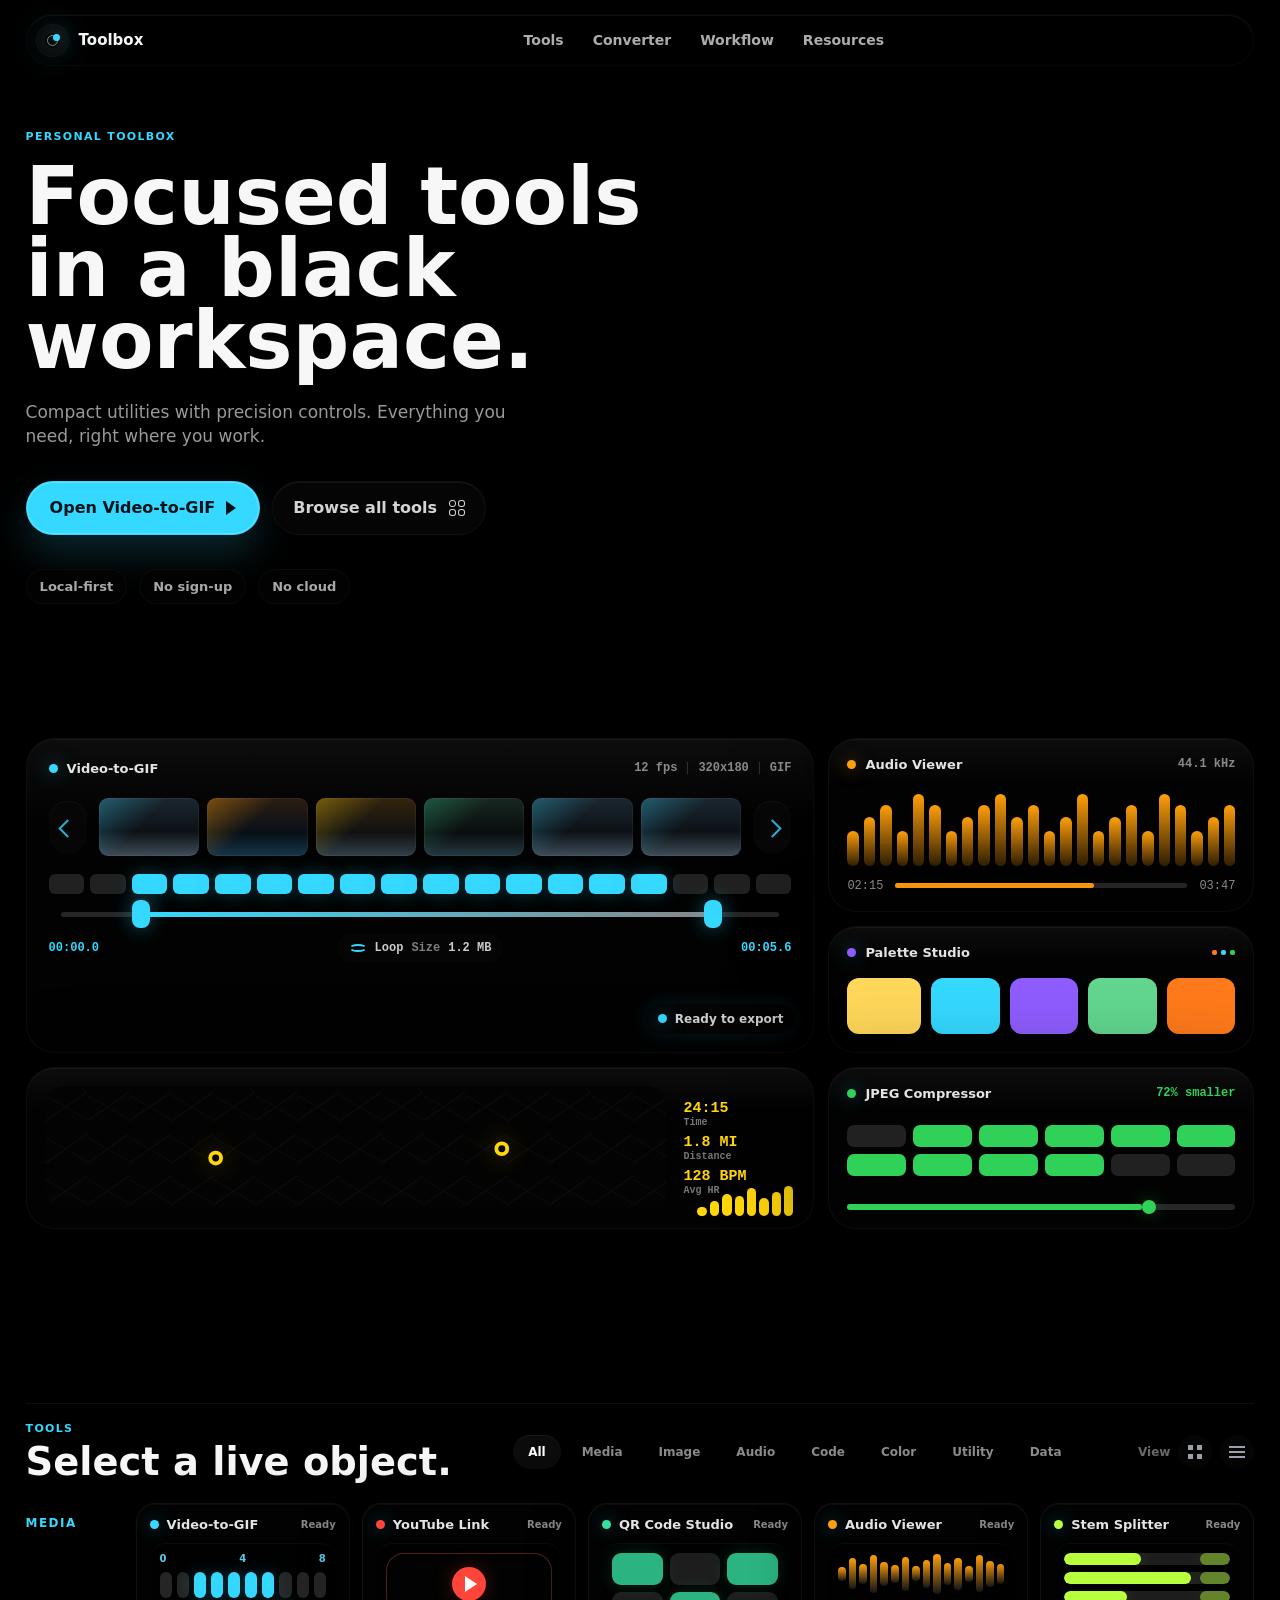
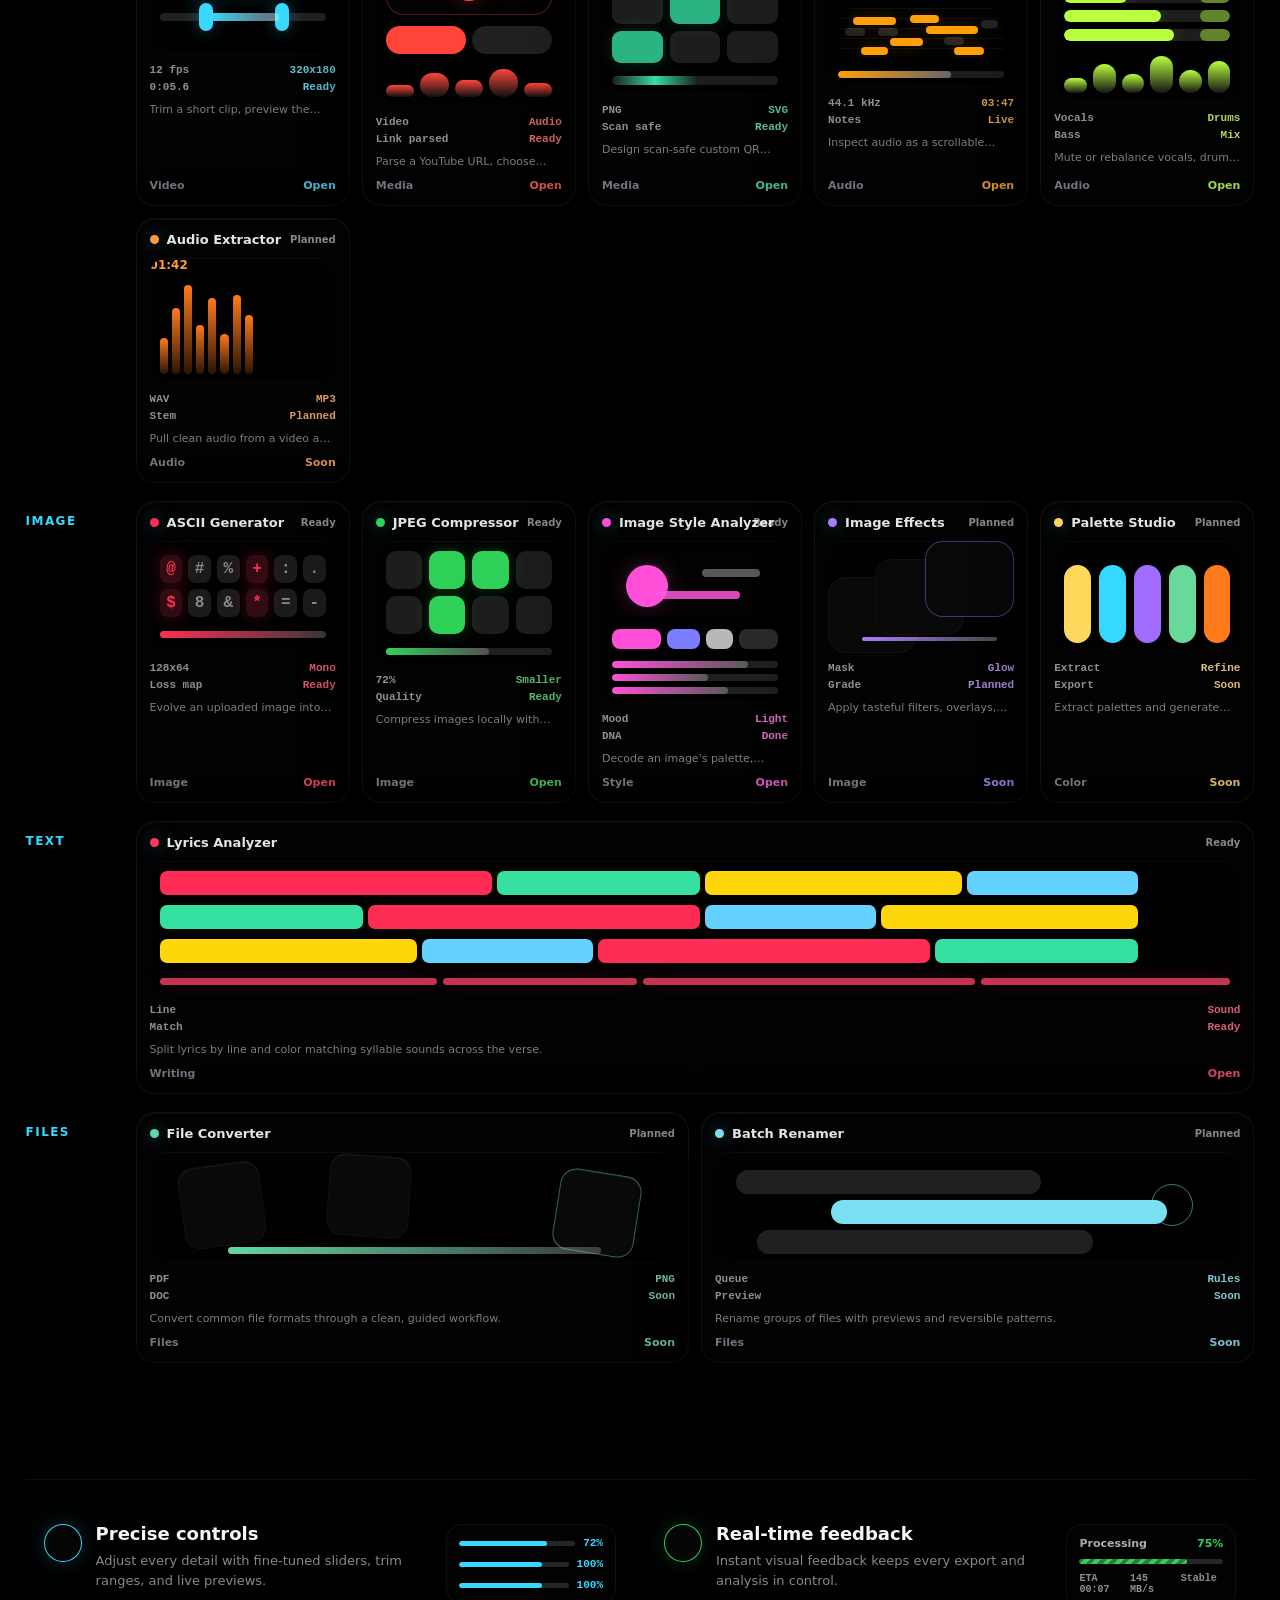
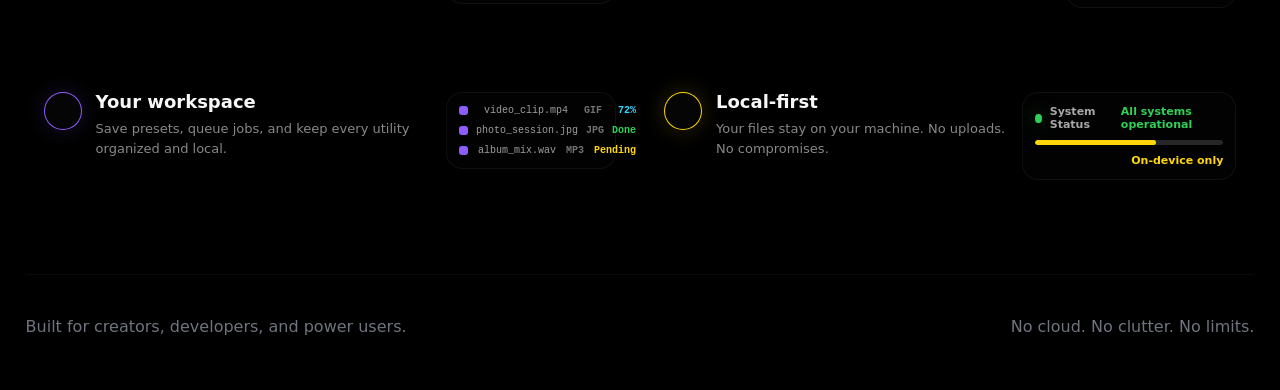
<file: index.html>
<!doctype html>
<html lang="en">
  <head>
    <meta charset="utf-8">
    <meta name="viewport" content="width=device-width, initial-scale=1">
    <meta name="description" content="A premium black personal toolbox built from compact live utility objects.">
    <title>Personal Toolbox</title>
    <link rel="stylesheet" href="assets/css/styles.css">
  </head>
  <body class="home-page">
    <header class="site-nav">
      <a class="brand-mark" href="index.html" aria-label="Personal Toolbox home">
        <span class="brand-glyph" aria-hidden="true"></span>
        <span>Toolbox</span>
      </a>
      <nav aria-label="Primary navigation">
        <a href="#tools">Tools</a>
        <a href="tools/video-to-gif.html">Converter</a>
        <a href="#system">Workflow</a>
        <a href="#system">Resources</a>
      </nav>
      <div class="nav-system" aria-label="Workspace status">
        <a class="workspace-pill" href="#tools">My Workspace</a>
        <span class="system-pill"><i></i>System</span>
      </div>
    </header>

    <main>
      <section class="home-hero os-hero section-band">
        <div class="hero-copy reveal">
          <p class="eyebrow">Personal toolbox</p>
          <h1>Focused tools in a black workspace.</h1>
          <p class="hero-text">Compact utilities with precision controls. Everything you need, right where you work.</p>
          <div class="hero-actions">
            <a class="button primary" href="tools/video-to-gif.html">Open Video-to-GIF <span class="button-caret" aria-hidden="true"></span></a>
            <a class="button secondary" href="#tools">Browse all tools <span class="button-grid" aria-hidden="true"></span></a>
          </div>
          <div class="hero-metrics" aria-label="Toolbox qualities">
            <span>Local-first</span>
            <span>No sign-up</span>
            <span>No cloud</span>
          </div>
        </div>

        <div class="hero-visual os-board reveal" aria-label="Live toolbox instrument preview">
          <article class="os-module os-video-live">
            <div class="os-module-head">
              <span><i></i>Video-to-GIF</span>
              <p>12 fps <b></b> 320x180 <b></b> GIF</p>
            </div>
            <div class="os-film-strip">
              <button aria-label="Previous preview frame"></button>
              <div class="os-film-frame"><span></span><span></span><span></span><span></span><span></span><span></span></div>
              <button aria-label="Next preview frame"></button>
            </div>
            <div class="os-frame-rail">
              <span></span><span></span><span></span><span></span><span></span><span></span>
              <span></span><span></span><span></span><span></span><span></span><span></span>
              <span></span><span></span><span></span><span></span><span></span><span></span>
            </div>
            <div class="os-trim-rail"><i></i><em></em><b></b></div>
            <div class="os-module-foot">
              <span>00:00.0</span>
              <div><i></i>Loop <b>Size</b> <strong>1.2 MB</strong></div>
              <span>00:05.6</span>
            </div>
            <p class="os-ready"><i></i>Ready to export</p>
          </article>

          <div class="os-side-stack">
            <article class="os-module os-audio-live">
              <div class="os-module-head">
                <span><i></i>Audio Viewer</span>
                <p>44.1 kHz</p>
              </div>
              <div class="os-audio-bars">
                <span></span><span></span><span></span><span></span><span></span><span></span>
                <span></span><span></span><span></span><span></span><span></span><span></span>
                <span></span><span></span><span></span><span></span><span></span><span></span>
                <span></span><span></span><span></span><span></span><span></span><span></span>
              </div>
              <div class="os-play-rail"><span>02:15</span><i><b></b></i><span>03:47</span></div>
            </article>

            <article class="os-module os-palette-live">
              <div class="os-module-head">
                <span><i></i>Palette Studio</span>
                <p><b></b><b></b><b></b></p>
              </div>
              <div class="os-palette-swatches"><span></span><span></span><span></span><span></span><span></span></div>
            </article>
          </div>

          <article class="os-module os-route-live">
            <div class="os-route-map">
              <svg viewBox="0 0 420 150" aria-hidden="true">
                <path d="M28 88 C94 116 118 42 178 71 S255 126 318 77 S381 48 398 76"></path>
                <circle cx="28" cy="88" r="7"></circle>
                <circle cx="398" cy="76" r="7"></circle>
              </svg>
            </div>
            <div class="os-route-stats">
              <span>24:15 <small>Time</small></span>
              <span>1.8 MI <small>Distance</small></span>
              <span>128 BPM <small>Avg HR</small></span>
            </div>
            <div class="os-route-bars"><span></span><span></span><span></span><span></span><span></span><span></span><span></span><span></span></div>
          </article>

          <article class="os-module os-jpeg-live">
            <div class="os-module-head">
              <span><i></i>JPEG Compressor</span>
              <p>72% smaller</p>
            </div>
            <div class="os-jpeg-grid">
              <span></span><span></span><span></span><span></span><span></span><span></span>
              <span></span><span></span><span></span><span></span><span></span><span></span>
            </div>
            <div class="os-compress-rail"><i></i><b></b></div>
          </article>
        </div>
      </section>

      <section id="tools" class="section-band tool-index os-tool-console">
        <div class="tool-console-top reveal">
          <div>
            <p class="eyebrow">Tools</p>
            <h2>Select a live object.</h2>
          </div>
          <div class="tool-filter-rail" aria-label="Tool filters">
            <span>All</span>
            <span>Media</span>
            <span>Image</span>
            <span>Audio</span>
            <span>Code</span>
            <span>Color</span>
            <span>Utility</span>
            <span>Data</span>
          </div>
          <div class="view-mode" aria-hidden="true">
            <span>View</span>
            <i></i>
            <b></b>
          </div>
        </div>
        <div id="toolCategories" class="category-stack os-tool-shelf" aria-live="polite"></div>
      </section>

      <section id="system" class="section-band system-strip">
        <div class="system-grid">
          <article class="system-object reveal">
            <div class="system-icon cyan"></div>
            <div>
              <h3>Precise controls</h3>
              <p>Adjust every detail with fine-tuned sliders, trim ranges, and live previews.</p>
            </div>
            <div class="system-sliders">
              <span><i></i><b>72%</b></span>
              <span><i></i><b>100%</b></span>
              <span><i></i><b>100%</b></span>
            </div>
          </article>

          <article class="system-object reveal">
            <div class="system-icon green"></div>
            <div>
              <h3>Real-time feedback</h3>
              <p>Instant visual feedback keeps every export and analysis in control.</p>
            </div>
            <div class="processing-object">
              <span>Processing <b>75%</b></span>
              <i><em></em></i>
              <small><b>ETA 00:07</b><b>145 MB/s</b><b>Stable</b></small>
            </div>
          </article>

          <article class="system-object queue-object reveal">
            <div class="system-icon violet"></div>
            <div>
              <h3>Your workspace</h3>
              <p>Save presets, queue jobs, and keep every utility organized and local.</p>
            </div>
            <div class="queue-list">
              <span><i></i>video_clip.mp4 <b>GIF</b> <strong>72%</strong></span>
              <span><i></i>photo_session.jpg <b>JPG</b> <strong>Done</strong></span>
              <span><i></i>album_mix.wav <b>MP3</b> <strong>Pending</strong></span>
            </div>
          </article>

          <article class="system-object reveal">
            <div class="system-icon yellow"></div>
            <div>
              <h3>Local-first</h3>
              <p>Your files stay on your machine. No uploads. No compromises.</p>
            </div>
            <div class="system-status-object">
              <span><i></i>System Status <b>All systems operational</b></span>
              <em><strong></strong></em>
              <small>On-device only</small>
            </div>
          </article>
        </div>
      </section>
    </main>

    <footer class="site-footer">
      <span>Built for creators, developers, and power users.</span>
      <span>No cloud. No clutter. No limits.</span>
    </footer>

    <script src="assets/js/tool-data.js" defer></script>
    <script src="assets/js/main.js" defer></script>
  </body>
</html>
</file>
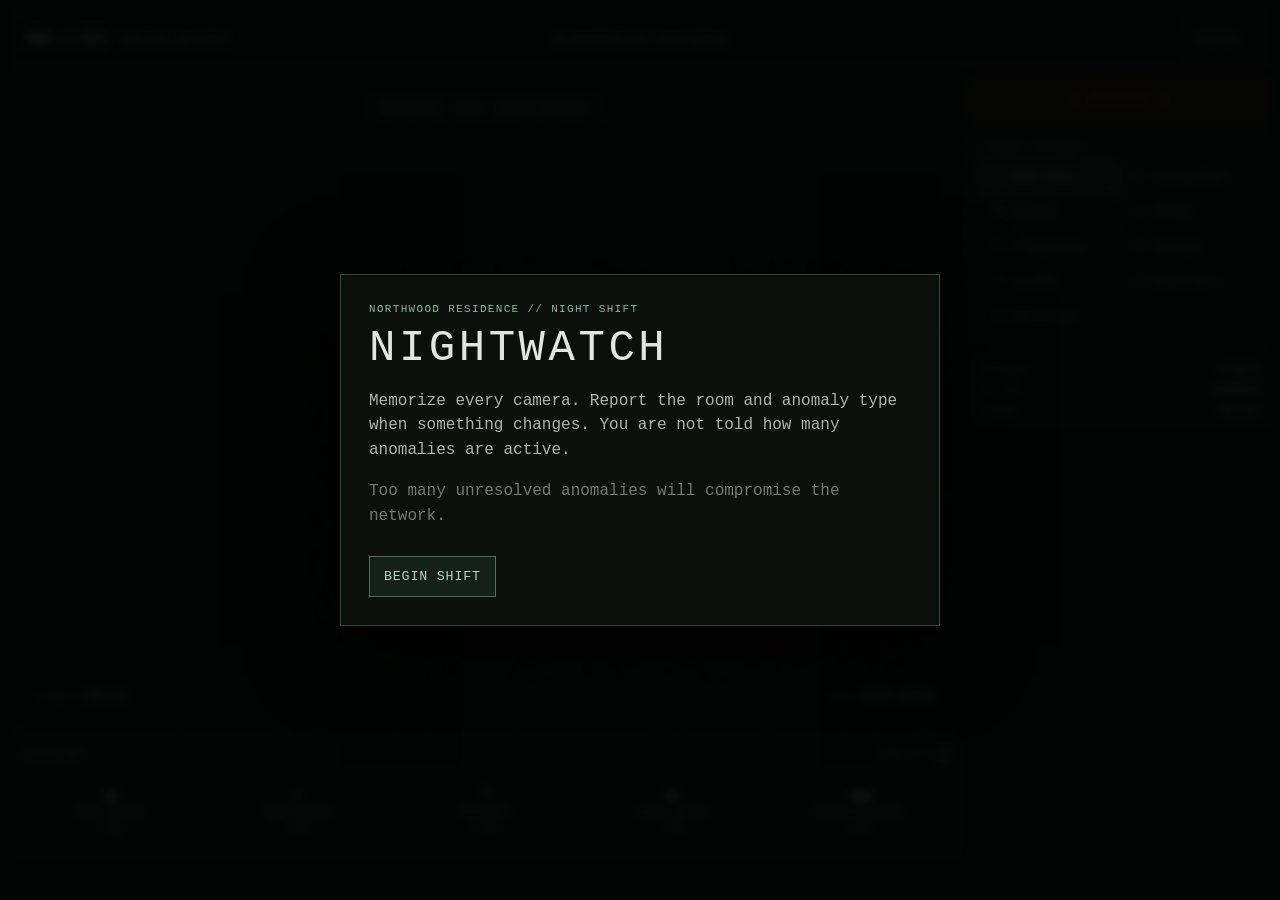
<file: anomaly-watch/index.html>
<!doctype html>
<html lang="en">
<head>
  <meta charset="utf-8" />
  <meta name="viewport" content="width=device-width,initial-scale=1,viewport-fit=cover" />
  <meta name="theme-color" content="#080b09" />
  <title>Nightwatch // Northwood Residence</title>
  <link rel="stylesheet" href="styles.css" />
</head>
<body>
  <div class="crt" aria-hidden="true"></div>
  <div id="boot" class="overlay boot">
    <div class="modal boot-card">
      <div class="eyebrow">NORTHWOOD RESIDENCE // NIGHT SHIFT</div>
      <h1>NIGHTWATCH</h1>
      <p>Memorize every camera. Report the room and anomaly type when something changes. You are not told how many anomalies are active.</p>
      <p class="dim">Too many unresolved anomalies will compromise the network.</p>
      <button id="startBtn" class="primary">BEGIN SHIFT</button>
    </div>
  </div>

  <header class="topbar">
    <div><strong class="brand">NW://07</strong><span id="uptime">00:00 UPTIME</span></div>
    <div class="captured"><b id="captured">0</b> ANOMALIES CAPTURED</div>
    <button id="pauseBtn" class="ghost">PAUSE</button>
  </header>

  <main class="shell">
    <section class="feed-col">
      <div class="camera-frame" id="frame">
        <canvas id="cameraCanvas" width="640" height="1138" aria-label="Current surveillance camera"></canvas>
        <div class="scanlines"></div>
        <div class="grain"></div>
        <div id="staticFlash" class="static-flash"></div>
        <div class="hud hud-left"><span>CAMERA</span><b id="camCode">CAM-01</b></div>
        <div class="hud hud-right"><span>ROOM</span><b id="roomName">BACK PATIO</b></div>
        <div id="memorize" class="memorize">MEMORIZE YOUR SURROUNDINGS</div>
        <div id="warning" class="warning"></div>
      </div>

      <div class="inventory-wrap">
        <div class="inventory-title"><span>INVENTORY</span><span>CREDITS <b id="credits">12</b></span></div>
        <div id="perks" class="perks"></div>
      </div>
    </section>

    <aside class="rail">
      <button id="reportOpen" class="report-open">[ REPORT ]</button>
      <section id="reportPanel" class="panel hidden">
        <div class="panel-title">SELECT ANOMALY TYPE</div>
        <div id="types" class="types"></div>
        <button id="submitReport" class="submit" disabled>SUBMIT REPORT</button>
        <div id="message" class="message"></div>
      </section>

      <section class="panel cameras-panel">
        <div class="panel-title">CAMERA NETWORK</div>
        <div id="rooms" class="rooms"></div>
      </section>

      <section class="status panel">
        <div><span>NETWORK</span><b id="network">STABLE</b></div>
        <div><span>ACTIVE</span><b>UNKNOWN</b></div>
        <div><span>SIGNAL</span><b>ONLINE</b></div>
      </section>
    </aside>
  </main>

  <div id="pauseOverlay" class="overlay hidden">
    <div class="modal">
      <div class="eyebrow">SYSTEM PAUSED</div>
      <h2>Nightwatch</h2>
      <p>Network clock and anomaly timers are frozen.</p>
      <button id="resumeBtn" class="primary">RESUME</button>
      <button id="restartBtn" class="ghost wide">RESTART SESSION</button>
    </div>
  </div>

  <div id="gameOver" class="overlay hidden">
    <div class="modal failure">
      <div class="eyebrow">CAMERA NETWORK COMPROMISED</div>
      <h2>Too many anomalies.</h2>
      <p id="gameOverStats"></p>
      <button id="newGameBtn" class="primary">NEW SHIFT</button>
    </div>
  </div>

  <script src="images.js"></script>
  <script src="app.js"></script>
</body>
</html>
</file>
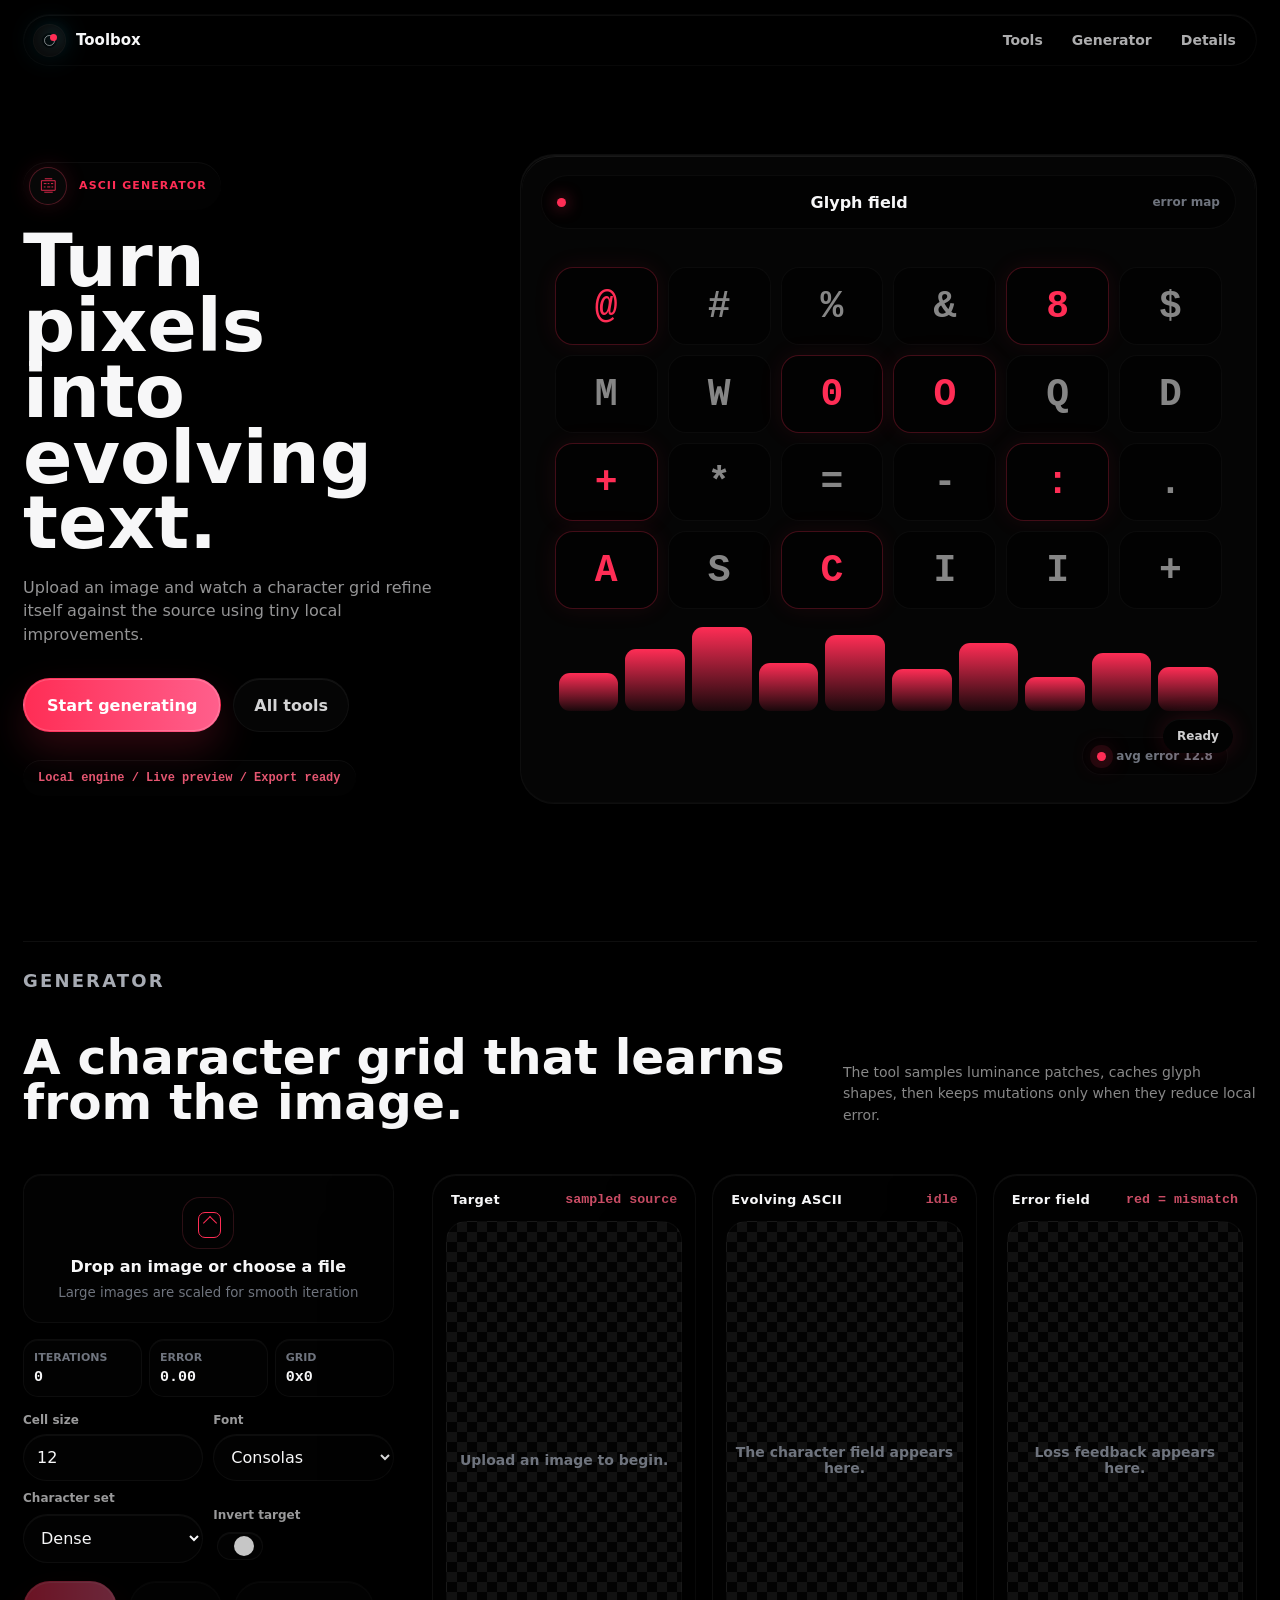
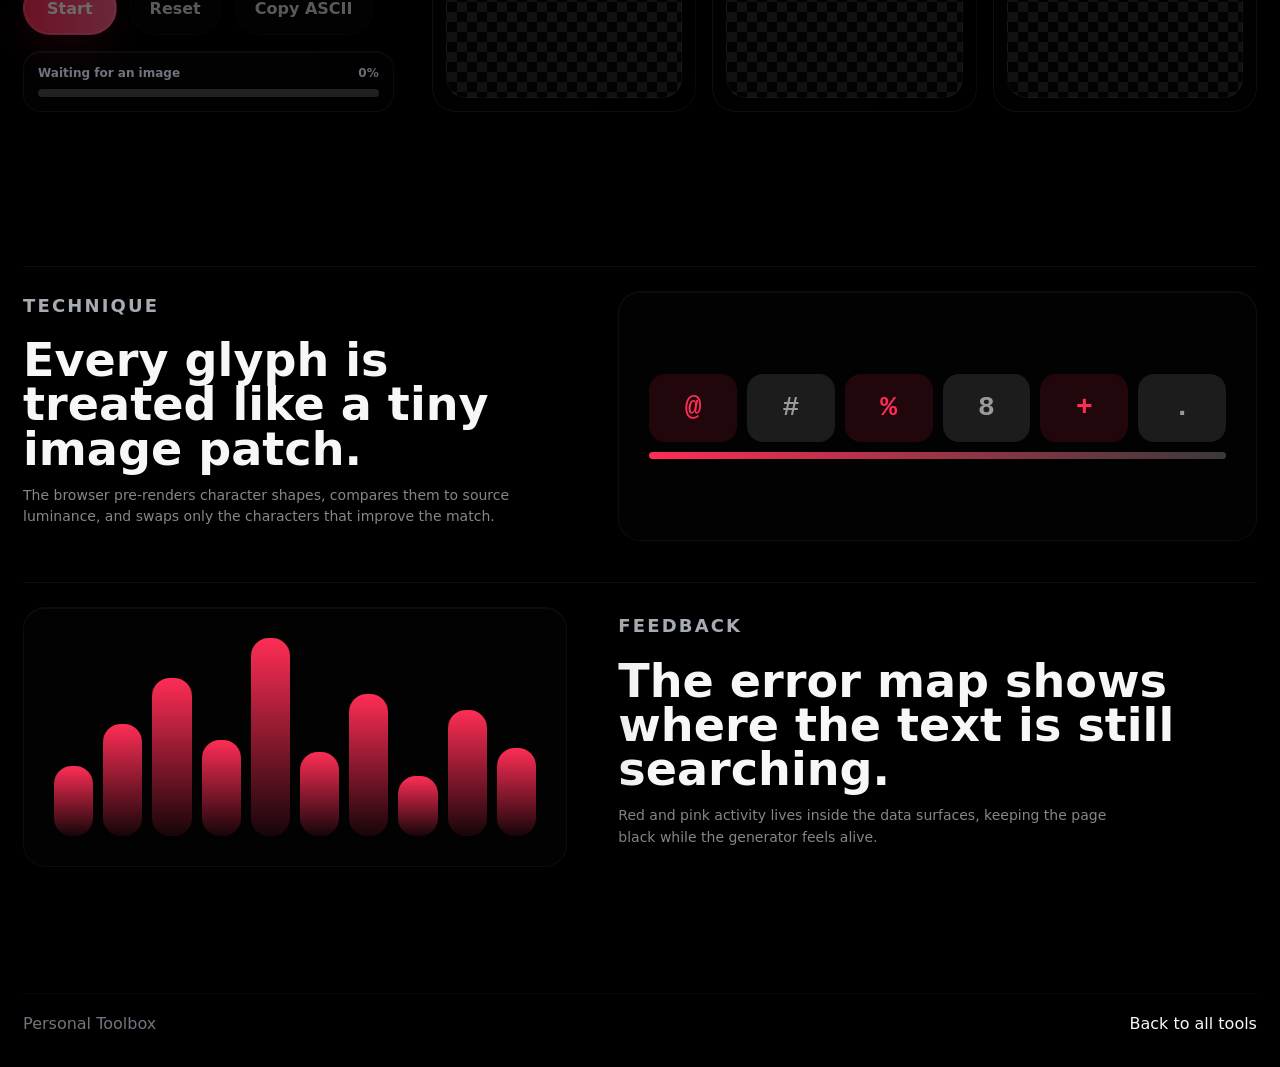
<file: tools/ascii-generator.html>
<!doctype html>
<html lang="en">
  <head>
    <meta charset="utf-8">
    <meta name="viewport" content="width=device-width, initial-scale=1">
    <meta name="description" content="Evolve uploaded images into ASCII art in the browser.">
    <title>ASCII Generator | Personal Toolbox</title>
    <link rel="stylesheet" href="../assets/css/styles.css">
  </head>
  <body class="tool-page tool-ascii">
    <header class="site-nav">
      <a class="brand-mark" href="../index.html" aria-label="Personal Toolbox home">
        <span class="brand-glyph" aria-hidden="true"></span>
        <span>Toolbox</span>
      </a>
      <nav aria-label="Primary navigation">
        <a href="../index.html#tools">Tools</a>
        <a href="#generator">Generator</a>
        <a href="#details">Details</a>
      </nav>
    </header>

    <main>
      <section class="tool-hero section-band">
        <div class="hero-copy reveal">
          <div class="tool-title-row">
            <span class="tool-hero-icon" data-icon="ascii" aria-hidden="true"></span>
            <p class="eyebrow">ASCII Generator</p>
          </div>
          <h1>Turn pixels into evolving text.</h1>
          <p class="hero-text">Upload an image and watch a character grid refine itself against the source using tiny local improvements.</p>
          <div class="hero-actions">
            <a class="button primary" href="#generator">Start generating</a>
            <a class="button secondary" href="../index.html#tools">All tools</a>
          </div>
        </div>

        <div class="tool-hero-visual reveal" aria-label="ASCII generator interface illustration">
          <div class="ascii-hero-object">
            <div class="ascii-object-top">
              <span></span>
              <strong>Glyph field</strong>
              <small>error map</small>
            </div>
            <div class="ascii-hero-grid" aria-hidden="true">
              <span>@</span><span>#</span><span>%</span><span>&</span><span>8</span><span>$</span>
              <span>M</span><span>W</span><span>0</span><span>O</span><span>Q</span><span>D</span>
              <span>+</span><span>*</span><span>=</span><span>-</span><span>:</span><span>.</span>
              <span>A</span><span>S</span><span>C</span><span>I</span><span>I</span><span>+</span>
            </div>
            <div class="ascii-error-rail">
              <i></i><i></i><i></i><i></i><i></i><i></i><i></i><i></i><i></i><i></i>
            </div>
            <div class="ascii-loss-pill">
              <span></span>
              avg error 12.8
            </div>
          </div>
        </div>
      </section>

      <section id="generator" class="section-band ascii-generator-band">
        <div class="section-heading reveal">
          <p class="eyebrow">Generator</p>
          <h2>A character grid that learns from the image.</h2>
          <p>The tool samples luminance patches, caches glyph shapes, then keeps mutations only when they reduce local error.</p>
        </div>

        <div class="ascii-workspace reveal">
          <aside class="ascii-control-object">
            <label class="drop-zone ascii-drop" for="asciiInput" id="asciiDrop">
              <input id="asciiInput" type="file" accept="image/*">
              <span class="drop-icon" aria-hidden="true"></span>
              <strong>Drop an image or choose a file</strong>
              <small>Large images are scaled for smooth iteration</small>
            </label>

            <div class="ascii-stats" aria-label="Generator stats">
              <span>Iterations <strong id="asciiIterations">0</strong></span>
              <span>Error <strong id="asciiError">0.00</strong></span>
              <span>Grid <strong id="asciiGridSize">0x0</strong></span>
            </div>

            <div class="control-grid ascii-controls" id="asciiControls">
              <label class="field">
                <span>Cell size</span>
                <input id="asciiCellSize" type="number" min="5" max="28" step="1" value="12">
              </label>
              <label class="field">
                <span>Font</span>
                <select id="asciiFont">
                  <option value="Consolas, monospace">Consolas</option>
                  <option value="'Courier New', monospace">Courier New</option>
                  <option value="'Lucida Console', monospace">Lucida Console</option>
                  <option value="monospace">System mono</option>
                </select>
              </label>
              <label class="field">
                <span>Character set</span>
                <select id="asciiCharset">
                  <option value="dense" selected>Dense</option>
                  <option value="classic">Classic</option>
                  <option value="soft">Soft</option>
                </select>
              </label>
              <label class="field toggle-field">
                <span>Invert target</span>
                <input id="asciiInvert" type="checkbox">
              </label>
            </div>

            <div class="action-row">
              <button id="asciiRun" class="button primary" disabled>Start</button>
              <button id="asciiReset" class="button secondary" disabled>Reset</button>
              <button id="asciiCopy" class="button secondary" disabled>Copy ASCII</button>
            </div>

            <div class="progress-wrap ascii-progress">
              <div class="progress-label">
                <span id="asciiStatus">Waiting for an image</span>
                <span id="asciiProgressValue">0%</span>
              </div>
              <div class="progress-track">
                <span id="asciiProgressBar"></span>
              </div>
            </div>
          </aside>

          <div class="ascii-canvas-grid">
            <section class="ascii-canvas-object">
              <div class="preview-header">
                <span>Target</span>
                <small>sampled source</small>
              </div>
              <div class="ascii-canvas-stage">
                <canvas id="asciiSourceCanvas"></canvas>
                <p id="asciiSourceEmpty">Upload an image to begin.</p>
              </div>
            </section>

            <section class="ascii-canvas-object main-output">
              <div class="preview-header">
                <span>Evolving ASCII</span>
                <small id="asciiOutputMeta">idle</small>
              </div>
              <div class="ascii-canvas-stage">
                <canvas id="asciiOutputCanvas"></canvas>
                <p id="asciiOutputEmpty">The character field appears here.</p>
              </div>
            </section>

            <section class="ascii-canvas-object">
              <div class="preview-header">
                <span>Error field</span>
                <small>red = mismatch</small>
              </div>
              <div class="ascii-canvas-stage">
                <canvas id="asciiErrorCanvas"></canvas>
                <p id="asciiErrorEmpty">Loss feedback appears here.</p>
              </div>
            </section>
          </div>
        </div>
      </section>

      <section id="details" class="section-band feature-story">
        <article class="feature-slice reveal">
          <div>
            <p class="eyebrow">Technique</p>
            <h2>Every glyph is treated like a tiny image patch.</h2>
            <p>The browser pre-renders character shapes, compares them to source luminance, and swaps only the characters that improve the match.</p>
          </div>
          <div class="detail-diagram ascii-patch-diagram" aria-hidden="true">
            <span>@</span><span>#</span><span>%</span><span>8</span><span>+</span><span>.</span>
            <i></i>
          </div>
        </article>

        <article class="feature-slice reverse reveal">
          <div>
            <p class="eyebrow">Feedback</p>
            <h2>The error map shows where the text is still searching.</h2>
            <p>Red and pink activity lives inside the data surfaces, keeping the page black while the generator feels alive.</p>
          </div>
          <div class="detail-diagram ascii-loss-diagram" aria-hidden="true">
            <span></span><span></span><span></span><span></span><span></span>
            <span></span><span></span><span></span><span></span><span></span>
          </div>
        </article>
      </section>
    </main>

    <footer class="site-footer">
      <span>Personal Toolbox</span>
      <a href="../index.html#tools">Back to all tools</a>
    </footer>

    <div id="asciiToast" class="tool-toast" role="status" aria-live="polite">ASCII copied</div>

    <script src="../assets/js/tool-data.js" defer></script>
    <script src="../assets/js/main.js" defer></script>
    <script src="../assets/js/ascii-generator.js" defer></script>
  </body>
</html>
</file>
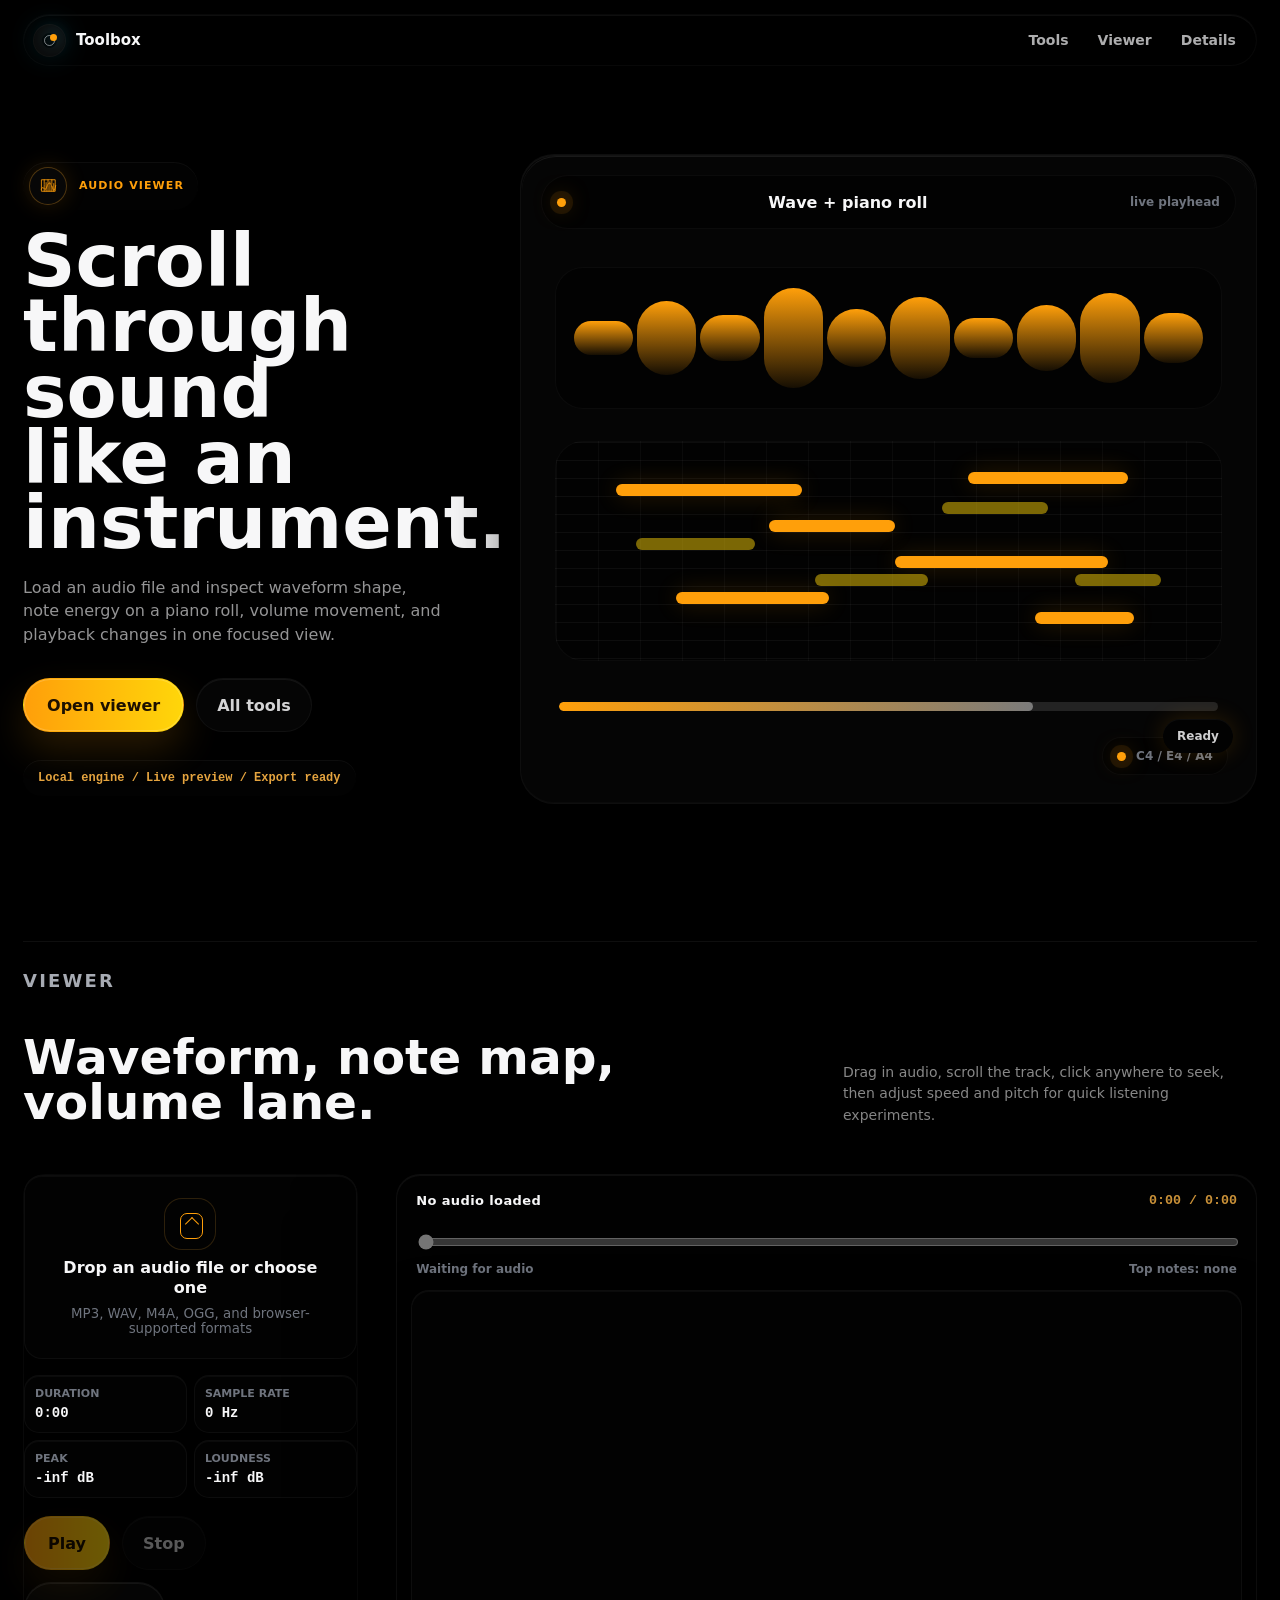
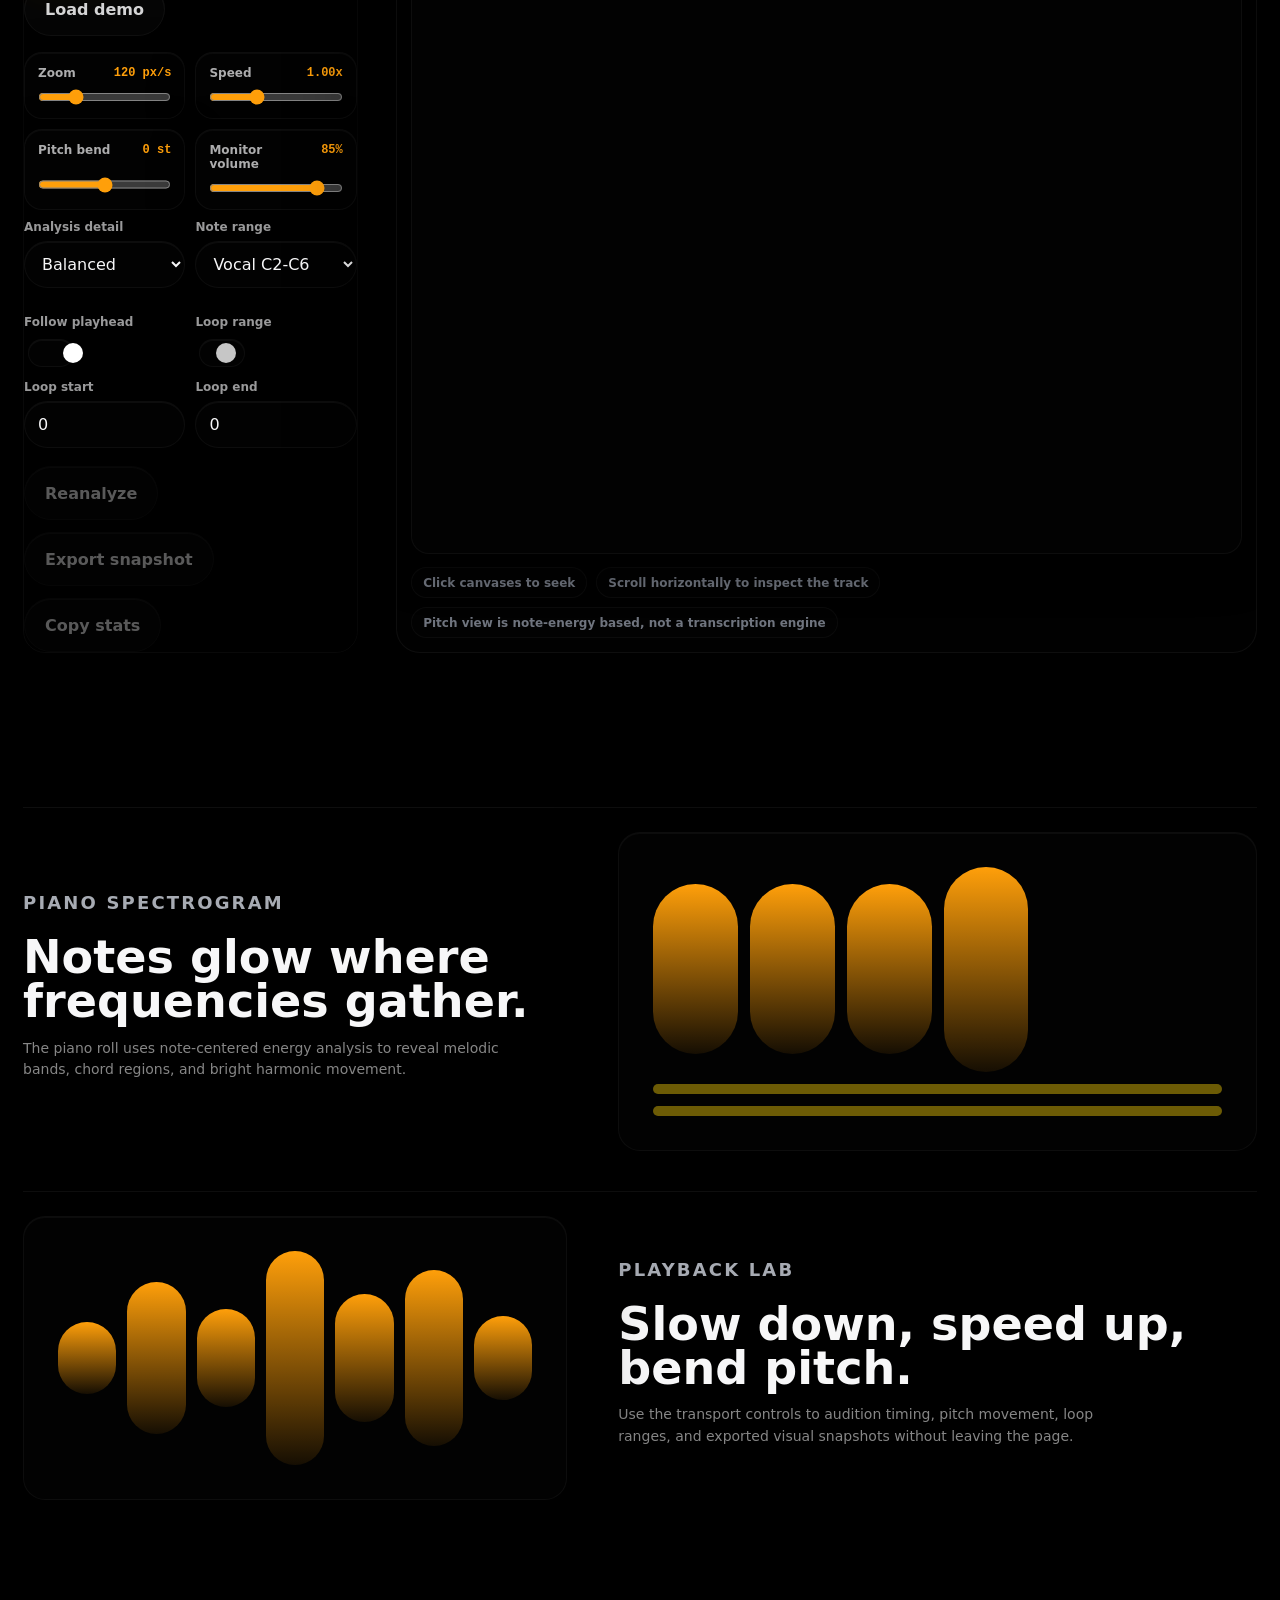
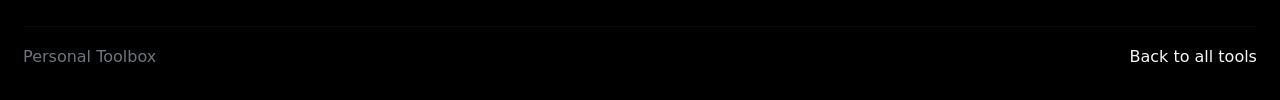
<file: tools/audio-viewer.html>
<!doctype html>
<html lang="en">
  <head>
    <meta charset="utf-8">
    <meta name="viewport" content="width=device-width, initial-scale=1">
    <meta name="description" content="Inspect audio as a waveform, piano spectrogram, and volume map with playback controls.">
    <title>Audio Viewer | Personal Toolbox</title>
    <link rel="stylesheet" href="../assets/css/styles.css">
  </head>
  <body class="tool-page tool-audio-viewer">
    <header class="site-nav">
      <a class="brand-mark" href="../index.html" aria-label="Personal Toolbox home">
        <span class="brand-glyph" aria-hidden="true"></span>
        <span>Toolbox</span>
      </a>
      <nav aria-label="Primary navigation">
        <a href="../index.html#tools">Tools</a>
        <a href="#viewer">Viewer</a>
        <a href="#details">Details</a>
      </nav>
    </header>

    <main>
      <section class="tool-hero section-band">
        <div class="hero-copy reveal">
          <div class="tool-title-row">
            <span class="tool-hero-icon" data-icon="audioView" aria-hidden="true"></span>
            <p class="eyebrow">Audio Viewer</p>
          </div>
          <h1>Scroll through sound like an instrument.</h1>
          <p class="hero-text">Load an audio file and inspect waveform shape, note energy on a piano roll, volume movement, and playback changes in one focused view.</p>
          <div class="hero-actions">
            <a class="button primary" href="#viewer">Open viewer</a>
            <a class="button secondary" href="../index.html#tools">All tools</a>
          </div>
        </div>

        <div class="tool-hero-visual reveal" aria-label="Audio viewer interface illustration">
          <div class="audio-hero-object">
            <div class="audio-object-top">
              <span></span>
              <strong>Wave + piano roll</strong>
              <small>live playhead</small>
            </div>
            <div class="audio-hero-wave" aria-hidden="true">
              <i></i><i></i><i></i><i></i><i></i><i></i><i></i><i></i><i></i><i></i>
            </div>
            <div class="audio-hero-roll" aria-hidden="true">
              <span></span><span></span><span></span><span></span><span></span><span></span>
              <b></b><b></b><b></b><b></b><b></b>
            </div>
            <div class="audio-hero-volume"><i></i></div>
            <div class="audio-note-pill">
              <span></span>
              C4 / E4 / A4
            </div>
          </div>
        </div>
      </section>

      <section id="viewer" class="section-band audio-viewer-band">
        <div class="section-heading reveal">
          <p class="eyebrow">Viewer</p>
          <h2>Waveform, note map, volume lane.</h2>
          <p>Drag in audio, scroll the track, click anywhere to seek, then adjust speed and pitch for quick listening experiments.</p>
        </div>

        <div class="audio-workspace reveal">
          <aside class="audio-control-object">
            <label class="drop-zone audio-drop" for="audioInput" id="audioDrop">
              <input id="audioInput" type="file" accept="audio/*">
              <span class="drop-icon" aria-hidden="true"></span>
              <strong>Drop an audio file or choose one</strong>
              <small>MP3, WAV, M4A, OGG, and browser-supported formats</small>
            </label>

            <div class="audio-stats" aria-label="Audio stats">
              <span>Duration <strong id="audioDuration">0:00</strong></span>
              <span>Sample rate <strong id="audioSampleRate">0 Hz</strong></span>
              <span>Peak <strong id="audioPeak">-inf dB</strong></span>
              <span>Loudness <strong id="audioLoudness">-inf dB</strong></span>
            </div>

            <div class="action-row">
              <button id="audioPlay" class="button primary" type="button" disabled>Play</button>
              <button id="audioStop" class="button secondary" type="button" disabled>Stop</button>
              <button id="audioDemo" class="button secondary" type="button">Load demo</button>
            </div>

            <div class="control-grid audio-controls">
              <label class="range-field">
                <span>Zoom <strong id="audioZoomValue">120 px/s</strong></span>
                <input id="audioZoom" type="range" min="36" max="360" step="6" value="120">
              </label>
              <label class="range-field">
                <span>Speed <strong id="audioSpeedValue">1.00x</strong></span>
                <input id="audioSpeed" type="range" min="0.5" max="2" step="0.01" value="1">
              </label>
              <label class="range-field">
                <span>Pitch bend <strong id="audioPitchValue">0 st</strong></span>
                <input id="audioPitch" type="range" min="-12" max="12" step="1" value="0">
              </label>
              <label class="range-field">
                <span>Monitor volume <strong id="audioGainValue">85%</strong></span>
                <input id="audioGain" type="range" min="0" max="100" step="1" value="85">
              </label>
              <label class="field">
                <span>Analysis detail</span>
                <select id="audioDetail">
                  <option value="fast">Fast</option>
                  <option value="balanced" selected>Balanced</option>
                  <option value="detail">Detailed</option>
                </select>
              </label>
              <label class="field">
                <span>Note range</span>
                <select id="audioRange">
                  <option value="bass">Bass C1-C5</option>
                  <option value="vocal" selected>Vocal C2-C6</option>
                  <option value="wide">Wide C1-C7</option>
                </select>
              </label>
              <label class="field toggle-field">
                <span>Follow playhead</span>
                <input id="audioFollow" type="checkbox" checked>
              </label>
              <label class="field toggle-field">
                <span>Loop range</span>
                <input id="audioLoop" type="checkbox">
              </label>
              <label class="field">
                <span>Loop start</span>
                <input id="audioLoopStart" type="number" min="0" step="0.1" value="0">
              </label>
              <label class="field">
                <span>Loop end</span>
                <input id="audioLoopEnd" type="number" min="0" step="0.1" value="0">
              </label>
            </div>

            <div class="action-row">
              <button id="audioReanalyze" class="button secondary" type="button" disabled>Reanalyze</button>
              <button id="audioSnapshot" class="button secondary" type="button" disabled>Export snapshot</button>
              <button id="audioCopyStats" class="button secondary" type="button" disabled>Copy stats</button>
            </div>
          </aside>

          <section class="audio-view-object">
            <div class="preview-header">
              <span id="audioFileName">No audio loaded</span>
              <small id="audioTimeReadout">0:00 / 0:00</small>
            </div>

            <div class="audio-transport">
              <input id="audioSeek" type="range" min="0" max="0" step="0.01" value="0" disabled aria-label="Seek audio">
              <div class="audio-transport-meta">
                <span id="audioStatus">Waiting for audio</span>
                <span id="audioTopNotes">Top notes: none</span>
              </div>
            </div>

            <div class="audio-track-frame">
              <div id="audioPianoLabels" class="audio-piano-labels" aria-hidden="true"></div>
              <div id="audioScroll" class="audio-scroll">
                <div id="audioCanvasStack" class="audio-canvas-stack">
                  <canvas id="audioTimeline" aria-label="Audio timeline"></canvas>
                  <canvas id="audioWaveform" aria-label="Scrollable audio waveform"></canvas>
                  <canvas id="audioPianoRoll" aria-label="Piano note spectrogram"></canvas>
                  <canvas id="audioVolumeCanvas" aria-label="Audio volume lane"></canvas>
                  <div id="audioPlayhead" class="audio-playhead" aria-hidden="true"></div>
                </div>
              </div>
            </div>

            <div class="audio-note-strip">
              <span>Click canvases to seek</span>
              <span>Scroll horizontally to inspect the track</span>
              <span>Pitch view is note-energy based, not a transcription engine</span>
            </div>
          </section>
        </div>
      </section>

      <section id="details" class="section-band feature-story">
        <article class="feature-slice reveal">
          <div>
            <p class="eyebrow">Piano spectrogram</p>
            <h2>Notes glow where frequencies gather.</h2>
            <p>The piano roll uses note-centered energy analysis to reveal melodic bands, chord regions, and bright harmonic movement.</p>
          </div>
          <div class="detail-diagram audio-roll-diagram" aria-hidden="true">
            <span></span><span></span><span></span><span></span><i></i><b></b>
          </div>
        </article>

        <article class="feature-slice reverse reveal">
          <div>
            <p class="eyebrow">Playback lab</p>
            <h2>Slow down, speed up, bend pitch.</h2>
            <p>Use the transport controls to audition timing, pitch movement, loop ranges, and exported visual snapshots without leaving the page.</p>
          </div>
          <div class="detail-diagram audio-wave-diagram" aria-hidden="true">
            <i></i><i></i><i></i><i></i><i></i><i></i><i></i>
          </div>
        </article>
      </section>
    </main>

    <footer class="site-footer">
      <span>Personal Toolbox</span>
      <a href="../index.html#tools">Back to all tools</a>
    </footer>

    <audio id="audioElement" preload="metadata"></audio>
    <div id="audioToast" class="tool-toast" role="status" aria-live="polite">Audio ready</div>

    <script src="../assets/js/tool-data.js" defer></script>
    <script src="../assets/js/main.js" defer></script>
    <script src="../assets/js/audio-viewer.js" defer></script>
  </body>
</html>
</file>
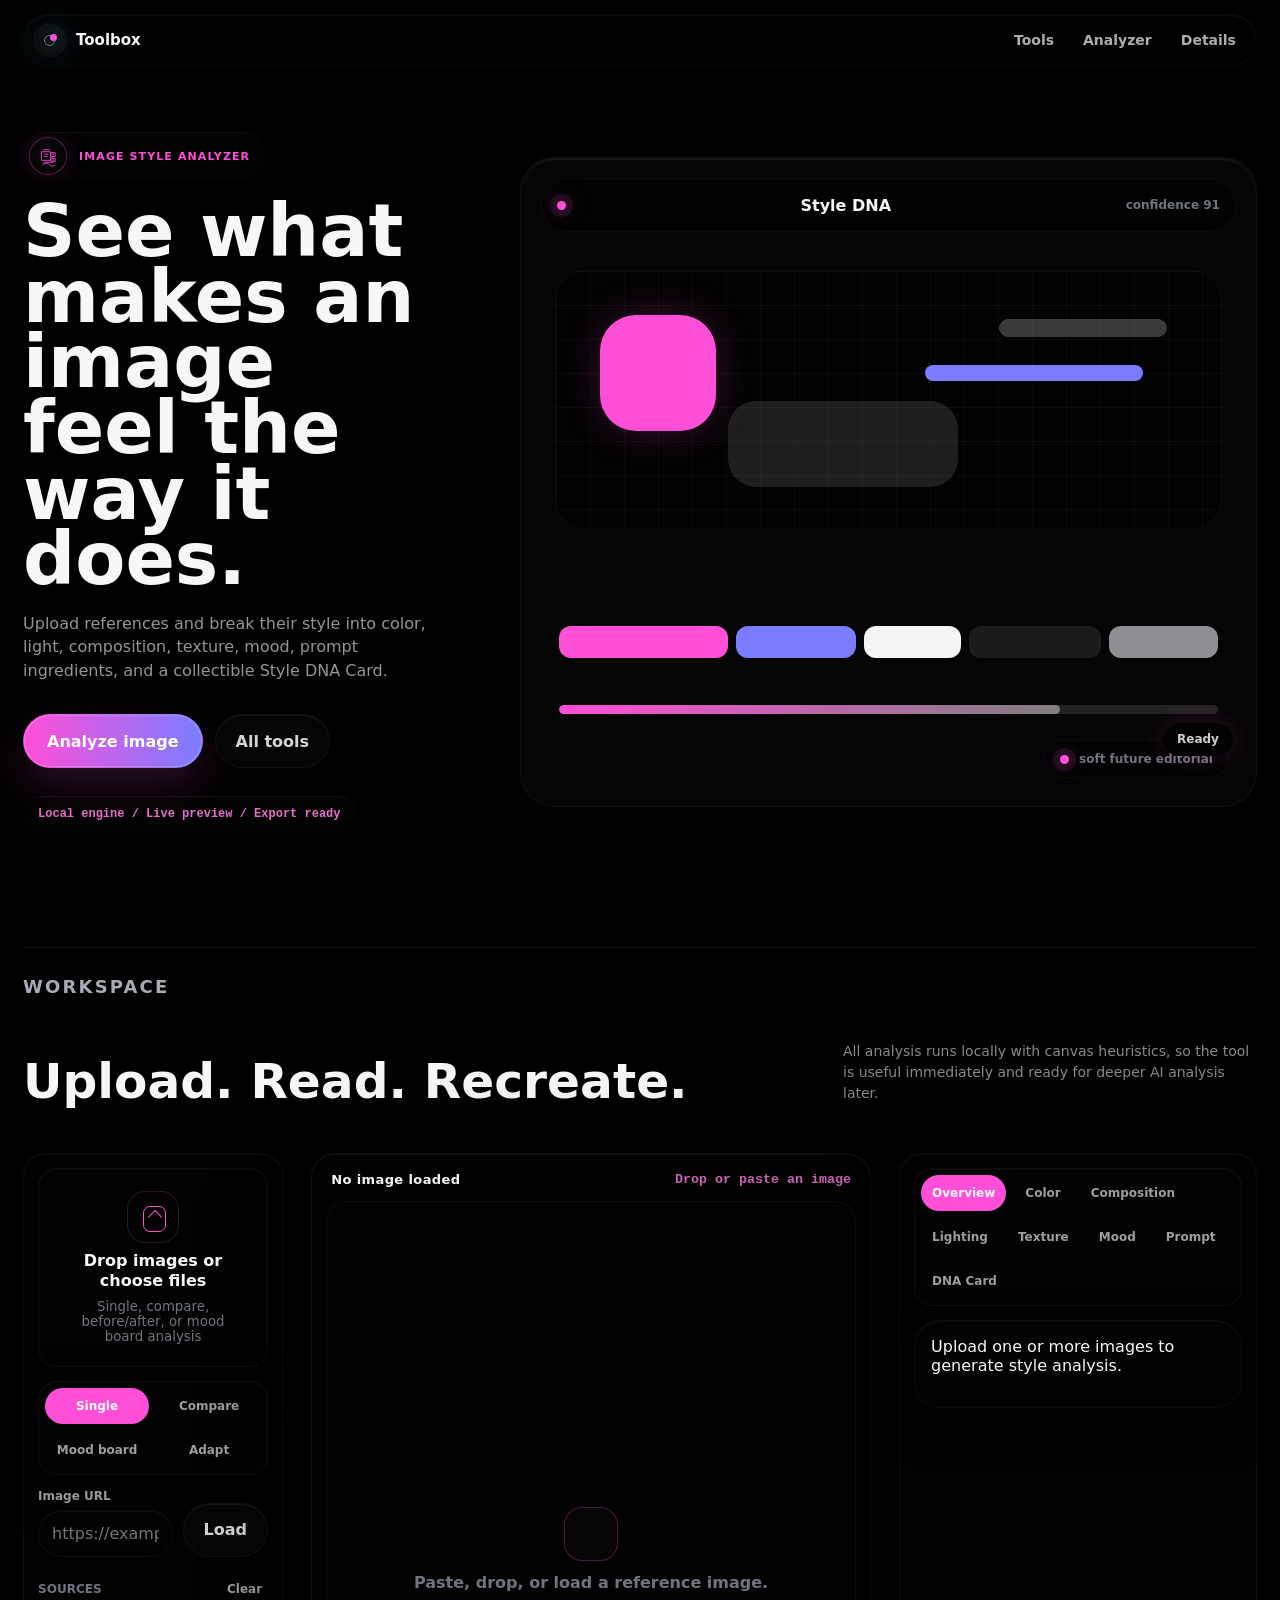
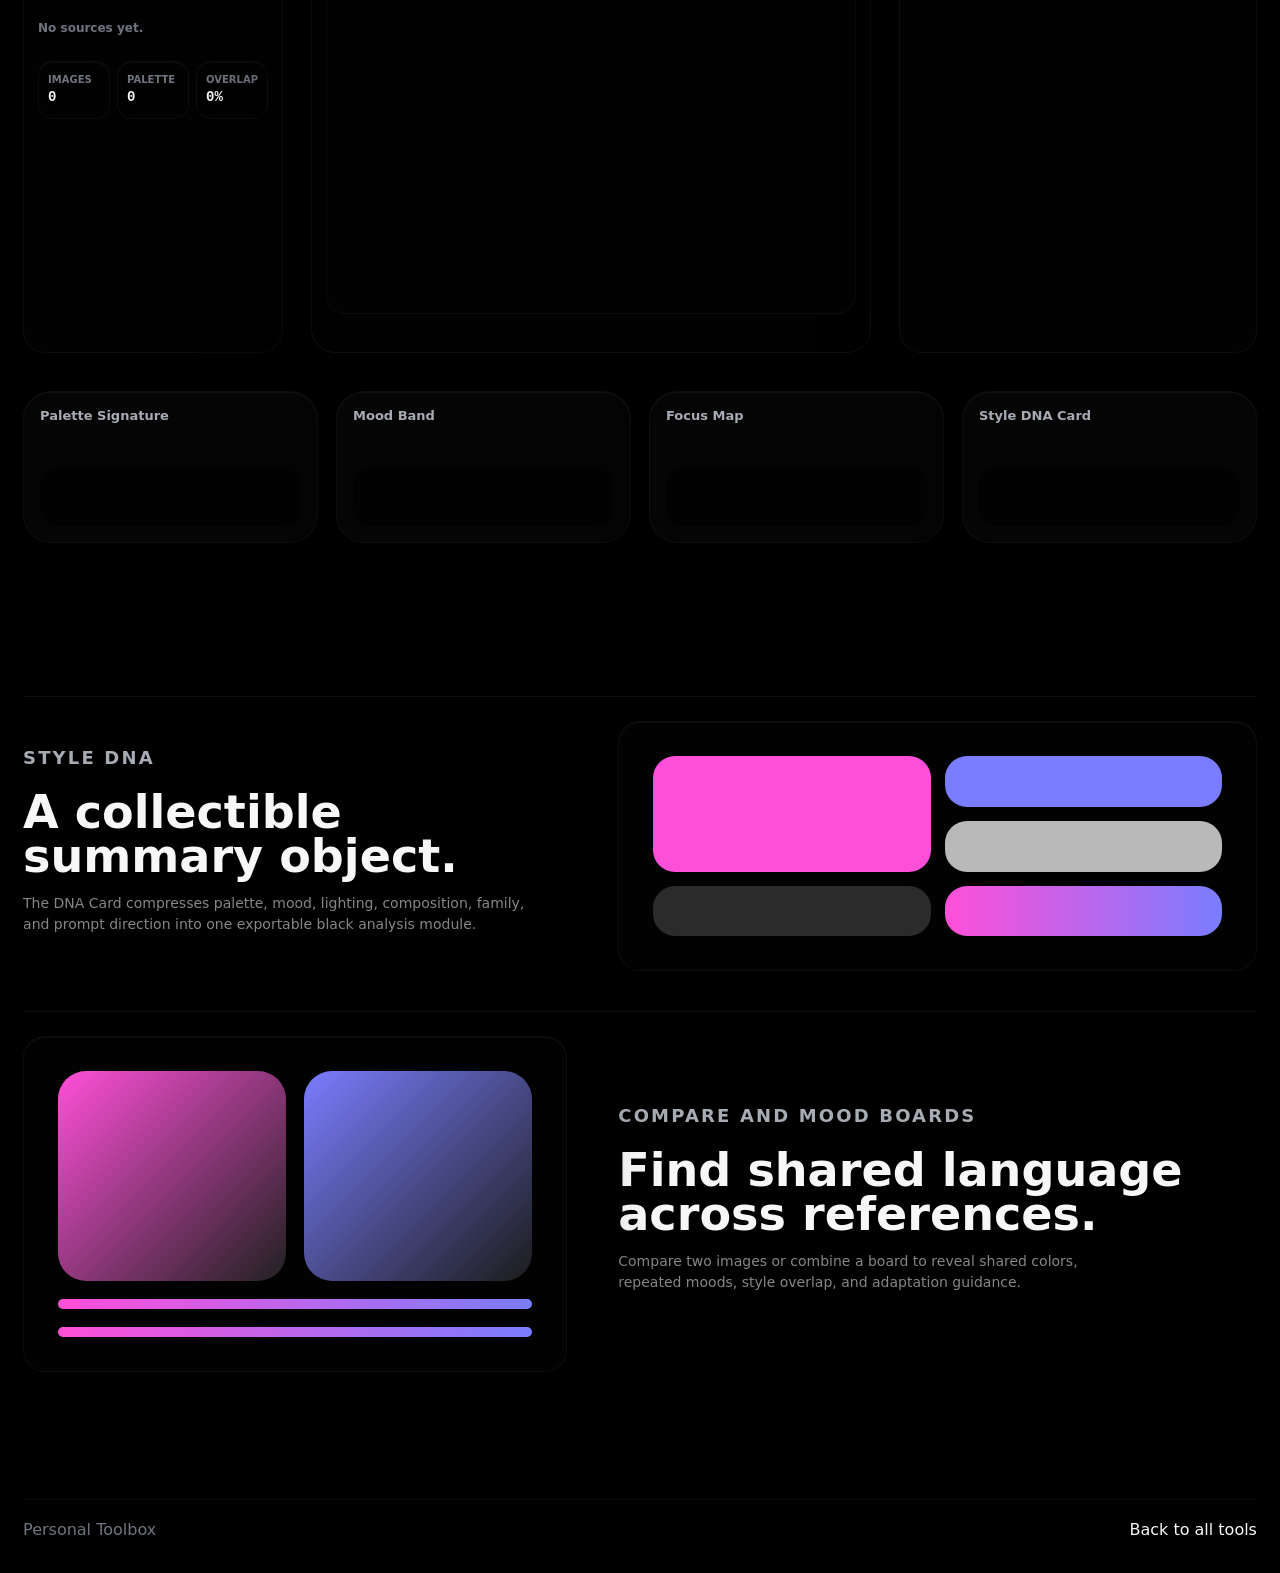
<file: tools/image-style-analyzer.html>
<!doctype html>
<html lang="en">
  <head>
    <meta charset="utf-8">
    <meta name="viewport" content="width=device-width, initial-scale=1">
    <meta name="description" content="Analyze image style, palette, mood, composition, lighting, prompt ingredients, and export a Style DNA Card.">
    <title>Image Style Analyzer | Personal Toolbox</title>
    <link rel="stylesheet" href="../assets/css/styles.css">
  </head>
  <body class="tool-page tool-style-analyzer">
    <header class="site-nav">
      <a class="brand-mark" href="../index.html" aria-label="Personal Toolbox home">
        <span class="brand-glyph" aria-hidden="true"></span>
        <span>Toolbox</span>
      </a>
      <nav aria-label="Primary navigation">
        <a href="../index.html#tools">Tools</a>
        <a href="#analyzer">Analyzer</a>
        <a href="#details">Details</a>
      </nav>
    </header>

    <main>
      <section class="tool-hero section-band">
        <div class="hero-copy reveal">
          <div class="tool-title-row">
            <span class="tool-hero-icon" data-icon="styleAnalyzer" aria-hidden="true"></span>
            <p class="eyebrow">Image Style Analyzer</p>
          </div>
          <h1>See what makes an image feel the way it does.</h1>
          <p class="hero-text">Upload references and break their style into color, light, composition, texture, mood, prompt ingredients, and a collectible Style DNA Card.</p>
          <div class="hero-actions">
            <a class="button primary" href="#analyzer">Analyze image</a>
            <a class="button secondary" href="../index.html#tools">All tools</a>
          </div>
        </div>

        <div class="tool-hero-visual reveal" aria-label="Image Style Analyzer interface illustration">
          <div class="style-hero-object">
            <div class="style-object-top">
              <span></span>
              <strong>Style DNA</strong>
              <small>confidence 91</small>
            </div>
            <div class="style-hero-preview">
              <span></span><i></i><b></b><em></em>
            </div>
            <div class="style-hero-palette">
              <span></span><span></span><span></span><span></span><span></span>
            </div>
            <div class="style-hero-focus"><i></i></div>
            <div class="style-signature-pill">
              <span></span>
              soft future editorial
            </div>
          </div>
        </div>
      </section>

      <section id="analyzer" class="section-band style-analyzer-band">
        <div class="section-heading reveal">
          <p class="eyebrow">Workspace</p>
          <h2>Upload. Read. Recreate.</h2>
          <p>All analysis runs locally with canvas heuristics, so the tool is useful immediately and ready for deeper AI analysis later.</p>
        </div>

        <div class="style-workspace reveal">
          <aside class="style-source-object">
            <label class="drop-zone style-drop" for="styleImageInput" id="styleDrop">
              <input id="styleImageInput" type="file" accept="image/*" multiple>
              <span class="drop-icon" aria-hidden="true"></span>
              <strong>Drop images or choose files</strong>
              <small>Single, compare, before/after, or mood board analysis</small>
            </label>

            <div class="style-mode-toggle" role="group" aria-label="Analysis mode">
              <button type="button" class="active" data-style-mode="single">Single</button>
              <button type="button" data-style-mode="compare">Compare</button>
              <button type="button" data-style-mode="mood">Mood board</button>
              <button type="button" data-style-mode="adapt">Adapt</button>
            </div>

            <div class="style-url-row">
              <label class="field">
                <span>Image URL</span>
                <input id="styleUrlInput" type="url" placeholder="https://example.com/image.jpg">
              </label>
              <button id="styleLoadUrl" type="button" class="button secondary">Load</button>
            </div>

            <div class="style-source-header">
              <span>Sources</span>
              <button id="styleClear" type="button">Clear</button>
            </div>
            <div id="styleSourceList" class="style-source-list"></div>

            <div class="style-quick-stats" aria-label="Style quick stats">
              <span>Images <strong id="styleImageCount">0</strong></span>
              <span>Palette <strong id="stylePaletteCount">0</strong></span>
              <span>Overlap <strong id="styleOverlap">0%</strong></span>
            </div>
          </aside>

          <section class="style-preview-object">
            <div class="preview-header">
              <span id="stylePreviewTitle">No image loaded</span>
              <small id="stylePreviewMeta">Drop or paste an image</small>
            </div>
            <div class="style-preview-stage" id="stylePreviewStage">
              <img id="stylePreviewImage" alt="Selected image preview">
              <canvas id="styleOverlayCanvas" aria-label="Focal point and composition overlay"></canvas>
              <div class="style-empty-state">
                <span></span>
                <p>Paste, drop, or load a reference image.</p>
              </div>
            </div>
            <div id="stylePaletteStrip" class="style-palette-strip"></div>
            <div id="styleSummaryChips" class="style-summary-chips"></div>
          </section>

          <aside class="style-results-object">
            <div class="style-result-tabs" role="tablist" aria-label="Style analysis panels">
              <button type="button" class="active" data-style-tab="overview">Overview</button>
              <button type="button" data-style-tab="color">Color</button>
              <button type="button" data-style-tab="composition">Composition</button>
              <button type="button" data-style-tab="lighting">Lighting</button>
              <button type="button" data-style-tab="texture">Texture</button>
              <button type="button" data-style-tab="mood">Mood</button>
              <button type="button" data-style-tab="prompt">Prompt</button>
              <button type="button" data-style-tab="dna">DNA Card</button>
            </div>
            <div id="styleResultsPanel" class="style-results-panel"></div>
          </aside>
        </div>

        <div class="style-object-strip reveal" aria-label="Compact style analysis objects">
          <button type="button" data-style-jump="color" class="style-mini-object">
            <span>Palette Signature</span>
            <i id="styleMiniPalette"></i>
          </button>
          <button type="button" data-style-jump="mood" class="style-mini-object">
            <span>Mood Band</span>
            <i id="styleMiniMood"></i>
          </button>
          <button type="button" data-style-jump="composition" class="style-mini-object">
            <span>Focus Map</span>
            <i id="styleMiniFocus"></i>
          </button>
          <button type="button" data-style-jump="dna" class="style-mini-object featured">
            <span>Style DNA Card</span>
            <i id="styleMiniDna"></i>
          </button>
        </div>
      </section>

      <section id="details" class="section-band feature-story">
        <article class="feature-slice reveal">
          <div>
            <p class="eyebrow">Style DNA</p>
            <h2>A collectible summary object.</h2>
            <p>The DNA Card compresses palette, mood, lighting, composition, family, and prompt direction into one exportable black analysis module.</p>
          </div>
          <div class="detail-diagram style-dna-diagram" aria-hidden="true">
            <span></span><i></i><b></b><em></em><strong></strong>
          </div>
        </article>

        <article class="feature-slice reverse reveal">
          <div>
            <p class="eyebrow">Compare and mood boards</p>
            <h2>Find shared language across references.</h2>
            <p>Compare two images or combine a board to reveal shared colors, repeated moods, style overlap, and adaptation guidance.</p>
          </div>
          <div class="detail-diagram style-compare-diagram" aria-hidden="true">
            <span></span><span></span><i></i><b></b>
          </div>
        </article>
      </section>
    </main>

    <footer class="site-footer">
      <span>Personal Toolbox</span>
      <a href="../index.html#tools">Back to all tools</a>
    </footer>

    <canvas id="styleExportCanvas" hidden></canvas>
    <div id="styleToast" class="tool-toast" role="status" aria-live="polite">Style copied</div>

    <script src="../assets/js/tool-data.js" defer></script>
    <script src="../assets/js/main.js" defer></script>
    <script src="../assets/js/image-style-analyzer.js" defer></script>
  </body>
</html>
</file>
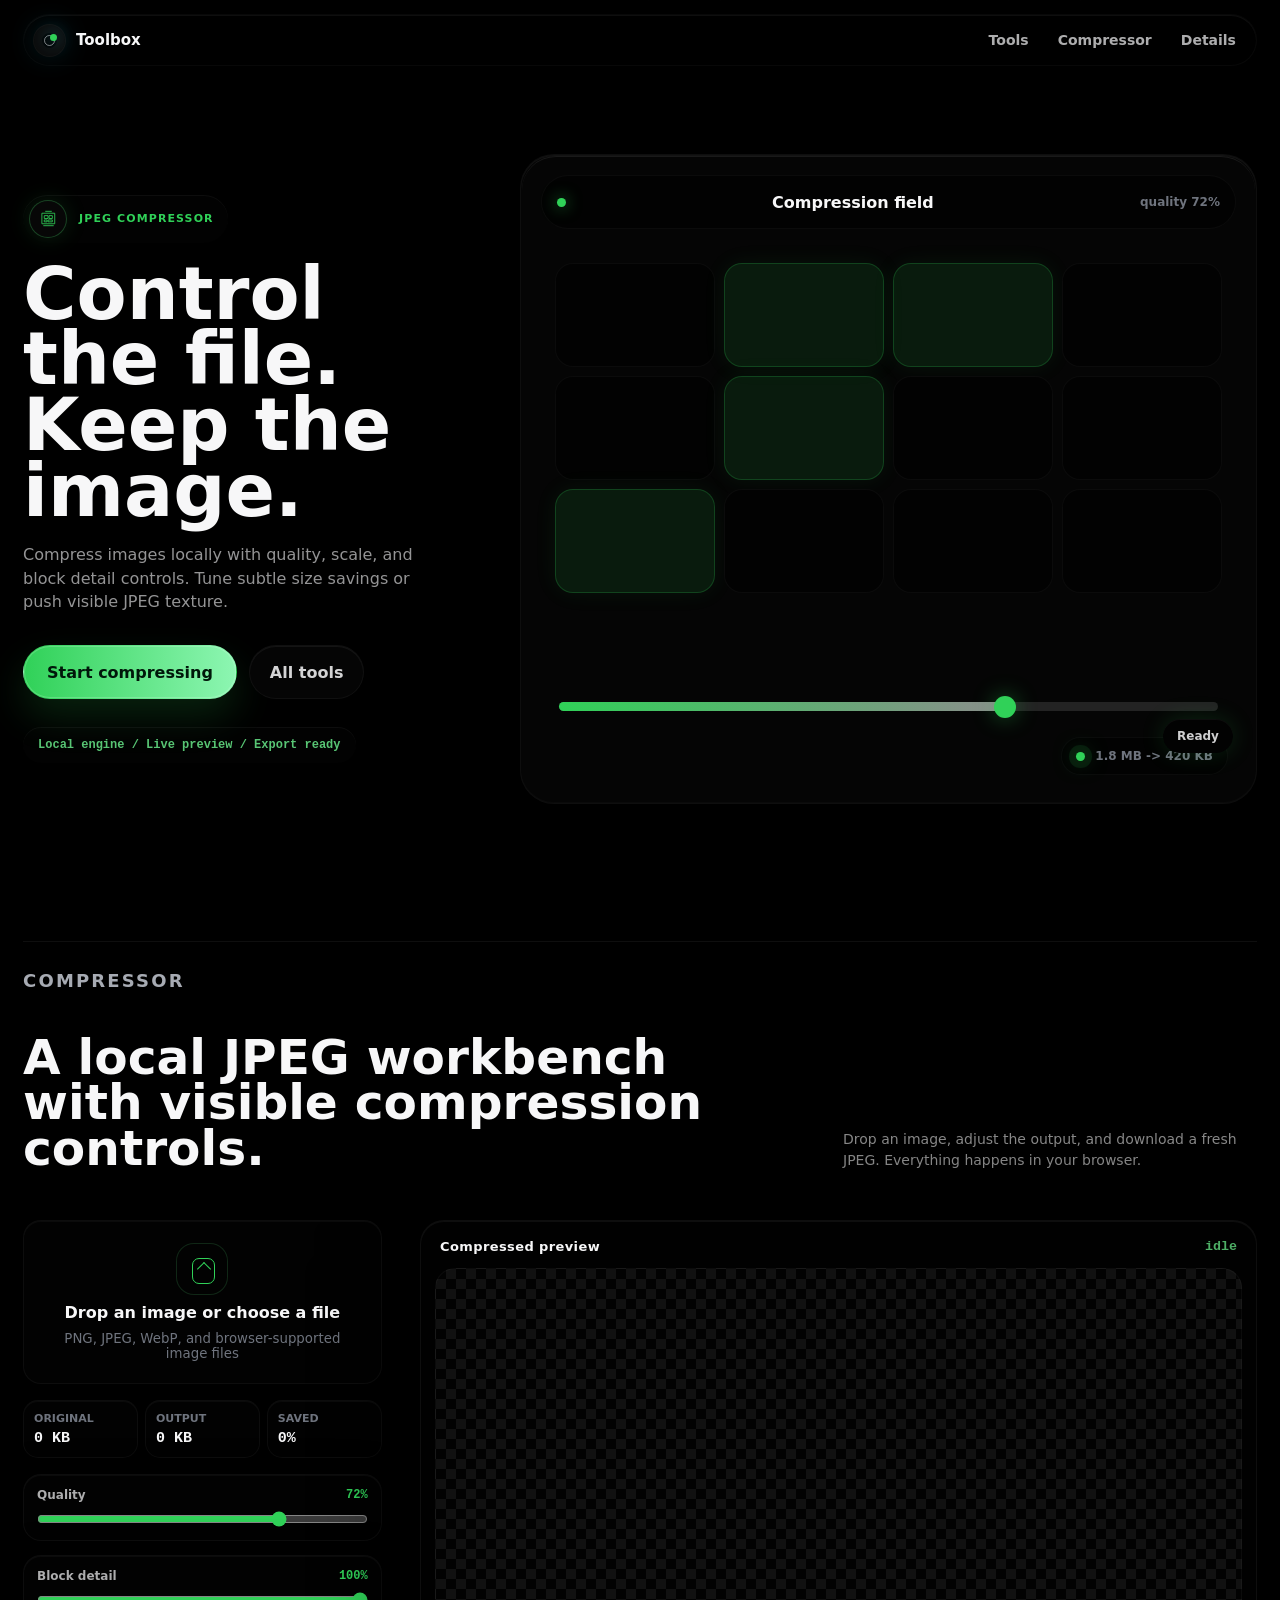
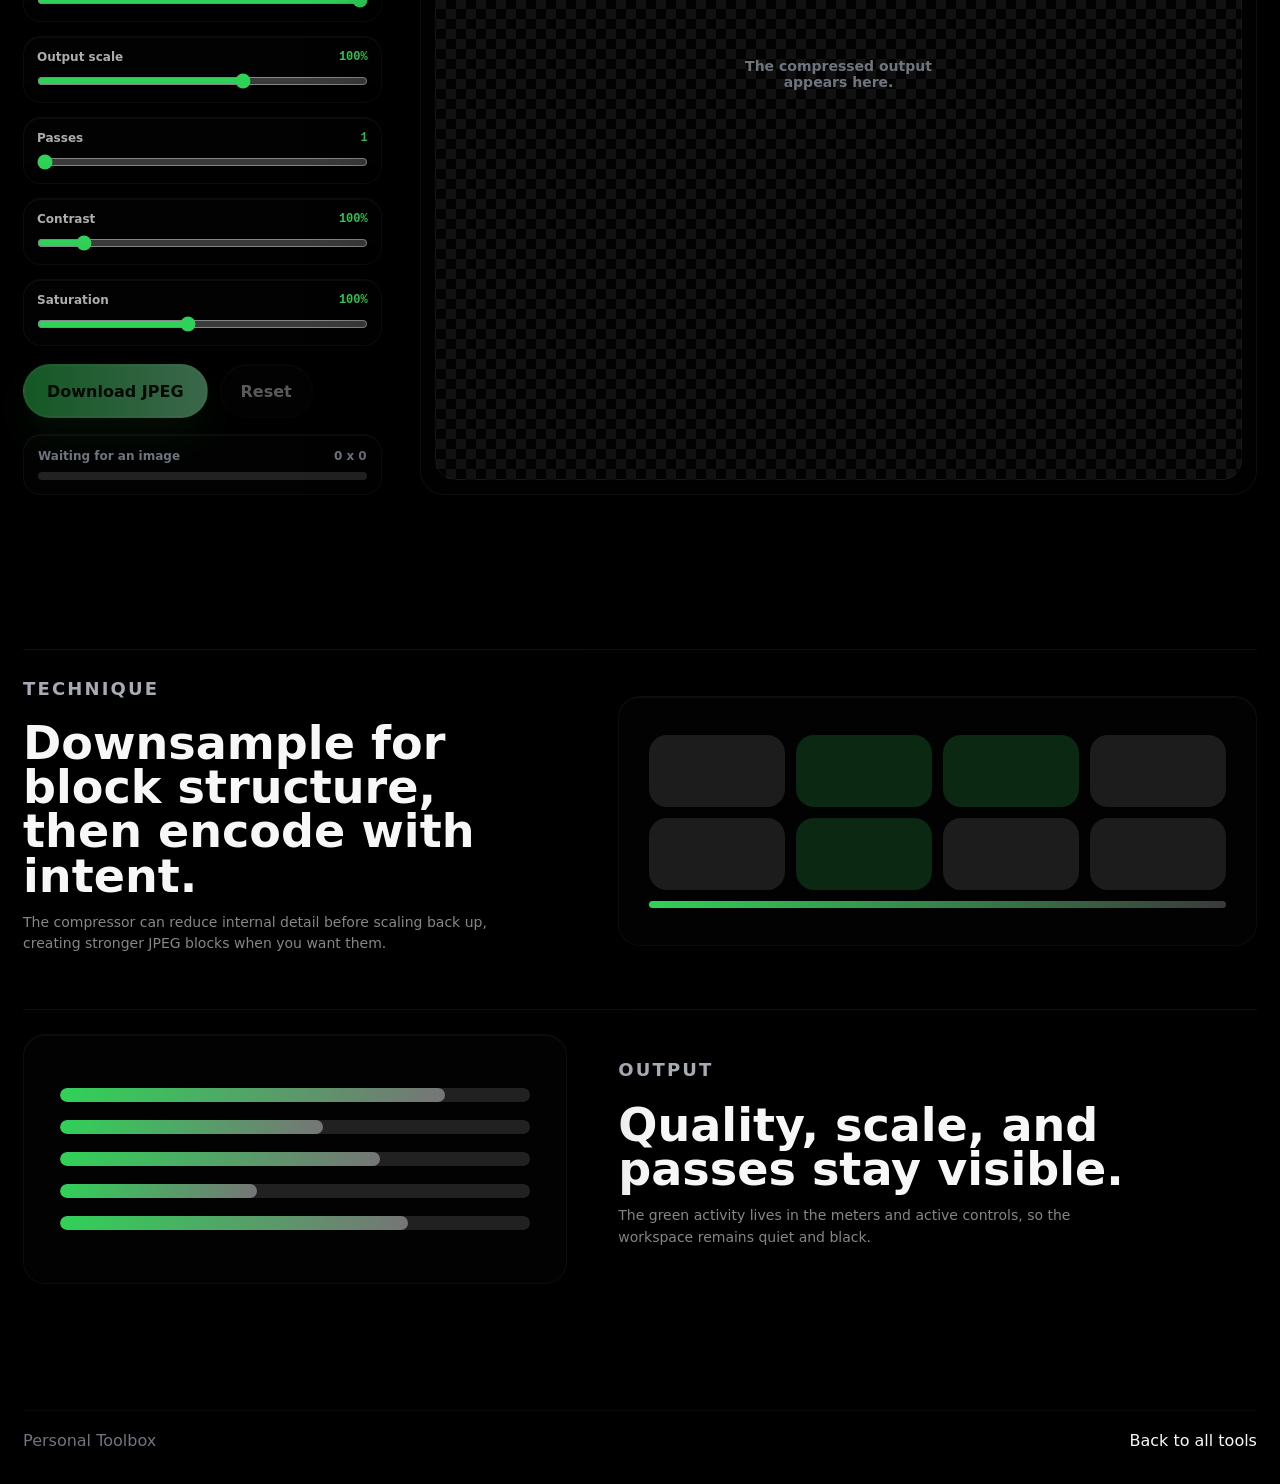
<file: tools/jpeg-compressor.html>
<!doctype html>
<html lang="en">
  <head>
    <meta charset="utf-8">
    <meta name="viewport" content="width=device-width, initial-scale=1">
    <meta name="description" content="Compress JPEG images locally with quality, scale, and artifact controls.">
    <title>JPEG Compressor | Personal Toolbox</title>
    <link rel="stylesheet" href="../assets/css/styles.css">
  </head>
  <body class="tool-page tool-jpeg">
    <header class="site-nav">
      <a class="brand-mark" href="../index.html" aria-label="Personal Toolbox home">
        <span class="brand-glyph" aria-hidden="true"></span>
        <span>Toolbox</span>
      </a>
      <nav aria-label="Primary navigation">
        <a href="../index.html#tools">Tools</a>
        <a href="#compressor">Compressor</a>
        <a href="#details">Details</a>
      </nav>
    </header>

    <main>
      <section class="tool-hero section-band">
        <div class="hero-copy reveal">
          <div class="tool-title-row">
            <span class="tool-hero-icon" data-icon="jpeg" aria-hidden="true"></span>
            <p class="eyebrow">JPEG Compressor</p>
          </div>
          <h1>Control the file. Keep the image.</h1>
          <p class="hero-text">Compress images locally with quality, scale, and block detail controls. Tune subtle size savings or push visible JPEG texture.</p>
          <div class="hero-actions">
            <a class="button primary" href="#compressor">Start compressing</a>
            <a class="button secondary" href="../index.html#tools">All tools</a>
          </div>
        </div>

        <div class="tool-hero-visual reveal" aria-label="JPEG compressor interface illustration">
          <div class="jpeg-hero-object">
            <div class="jpeg-object-top">
              <span></span>
              <strong>Compression field</strong>
              <small>quality 72%</small>
            </div>
            <div class="jpeg-preview-tiles" aria-hidden="true">
              <span></span><span></span><span></span><span></span>
              <span></span><span></span><span></span><span></span>
              <span></span><span></span><span></span><span></span>
            </div>
            <div class="jpeg-quality-rail">
              <i></i>
              <b></b>
            </div>
            <div class="jpeg-size-pill">
              <span></span>
              1.8 MB -> 420 KB
            </div>
          </div>
        </div>
      </section>

      <section id="compressor" class="section-band jpeg-compressor-band">
        <div class="section-heading reveal">
          <p class="eyebrow">Compressor</p>
          <h2>A local JPEG workbench with visible compression controls.</h2>
          <p>Drop an image, adjust the output, and download a fresh JPEG. Everything happens in your browser.</p>
        </div>

        <div class="jpeg-workspace reveal">
          <aside class="jpeg-control-object">
            <label class="drop-zone jpeg-drop" for="jpegInput" id="jpegDrop">
              <input id="jpegInput" type="file" accept="image/*">
              <span class="drop-icon" aria-hidden="true"></span>
              <strong>Drop an image or choose a file</strong>
              <small>PNG, JPEG, WebP, and browser-supported image files</small>
            </label>

            <div class="jpeg-stats" aria-label="Compression stats">
              <span>Original <strong id="jpegOriginalSize">0 KB</strong></span>
              <span>Output <strong id="jpegOutputSize">0 KB</strong></span>
              <span>Saved <strong id="jpegSavings">0%</strong></span>
            </div>

            <div class="jpeg-slider-stack">
              <label class="range-field">
                <span>Quality <strong id="jpegQualityValue">72%</strong></span>
                <input id="jpegQuality" type="range" min="0.05" max="0.95" step="0.01" value="0.72">
              </label>
              <label class="range-field">
                <span>Block detail <strong id="jpegDetailValue">100%</strong></span>
                <input id="jpegDetail" type="range" min="0.08" max="1" step="0.01" value="1">
              </label>
              <label class="range-field">
                <span>Output scale <strong id="jpegScaleValue">100%</strong></span>
                <input id="jpegScale" type="range" min="0.15" max="1.5" step="0.05" value="1">
              </label>
              <label class="range-field">
                <span>Passes <strong id="jpegPassesValue">1</strong></span>
                <input id="jpegPasses" type="range" min="1" max="5" step="1" value="1">
              </label>
              <label class="range-field">
                <span>Contrast <strong id="jpegContrastValue">100%</strong></span>
                <input id="jpegContrast" type="range" min="80" max="240" step="5" value="100">
              </label>
              <label class="range-field">
                <span>Saturation <strong id="jpegSaturationValue">100%</strong></span>
                <input id="jpegSaturation" type="range" min="0" max="220" step="5" value="100">
              </label>
            </div>

            <div class="action-row">
              <button id="jpegDownload" class="button primary" disabled>Download JPEG</button>
              <button id="jpegReset" class="button secondary" disabled>Reset</button>
            </div>

            <div class="progress-wrap jpeg-progress">
              <div class="progress-label">
                <span id="jpegStatus">Waiting for an image</span>
                <span id="jpegDimensions">0 x 0</span>
              </div>
              <div class="progress-track">
                <span id="jpegProgress"></span>
              </div>
            </div>
          </aside>

          <section class="jpeg-preview-object">
            <div class="preview-header">
              <span>Compressed preview</span>
              <small id="jpegMeta">idle</small>
            </div>
            <div class="jpeg-preview-stage">
              <canvas id="jpegCanvas"></canvas>
              <p id="jpegEmpty">The compressed output appears here.</p>
            </div>
          </section>
        </div>
      </section>

      <section id="details" class="section-band feature-story">
        <article class="feature-slice reveal">
          <div>
            <p class="eyebrow">Technique</p>
            <h2>Downsample for block structure, then encode with intent.</h2>
            <p>The compressor can reduce internal detail before scaling back up, creating stronger JPEG blocks when you want them.</p>
          </div>
          <div class="detail-diagram jpeg-block-diagram" aria-hidden="true">
            <span></span><span></span><span></span><span></span>
            <span></span><span></span><span></span><span></span>
            <i></i>
          </div>
        </article>

        <article class="feature-slice reverse reveal">
          <div>
            <p class="eyebrow">Output</p>
            <h2>Quality, scale, and passes stay visible.</h2>
            <p>The green activity lives in the meters and active controls, so the workspace remains quiet and black.</p>
          </div>
          <div class="detail-diagram jpeg-meter-diagram" aria-hidden="true">
            <span></span><span></span><span></span><span></span><span></span>
          </div>
        </article>
      </section>
    </main>

    <footer class="site-footer">
      <span>Personal Toolbox</span>
      <a href="../index.html#tools">Back to all tools</a>
    </footer>

    <script src="../assets/js/tool-data.js" defer></script>
    <script src="../assets/js/main.js" defer></script>
    <script src="../assets/js/jpeg-compressor.js" defer></script>
  </body>
</html>
</file>
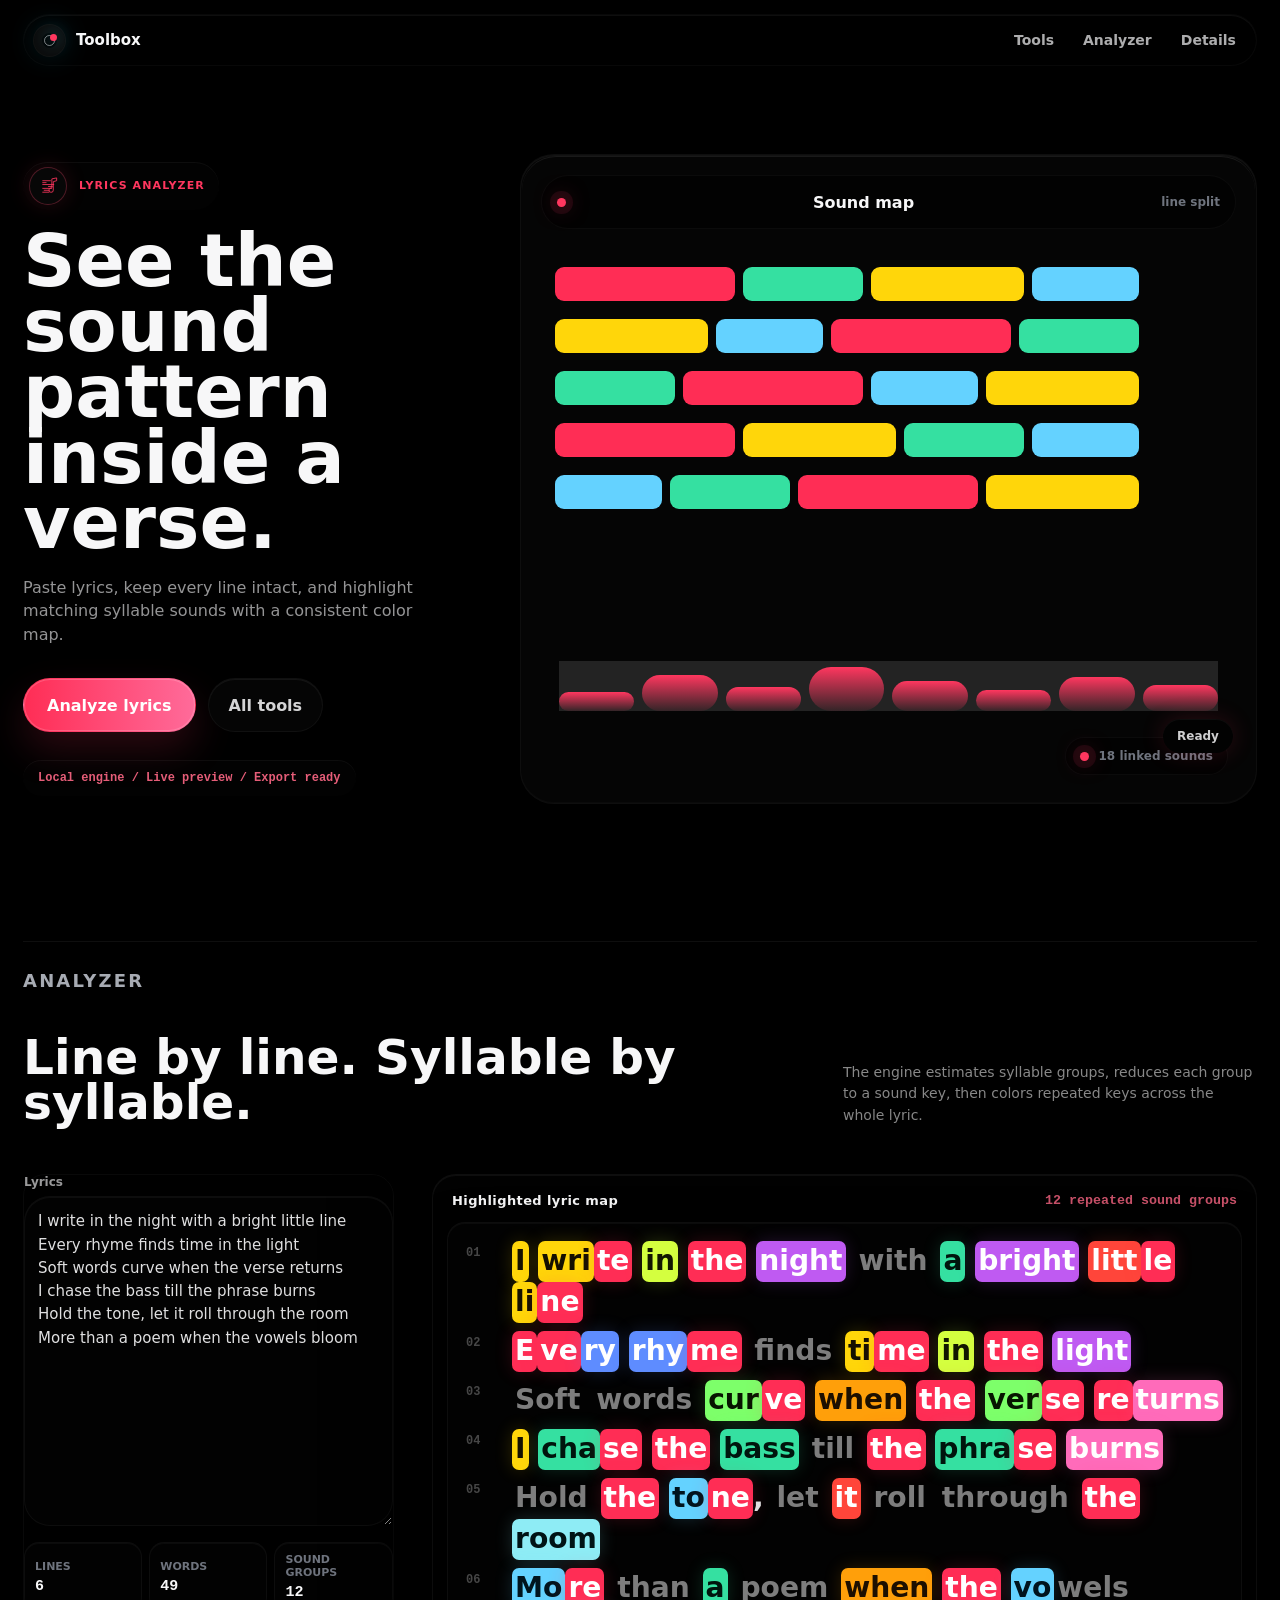
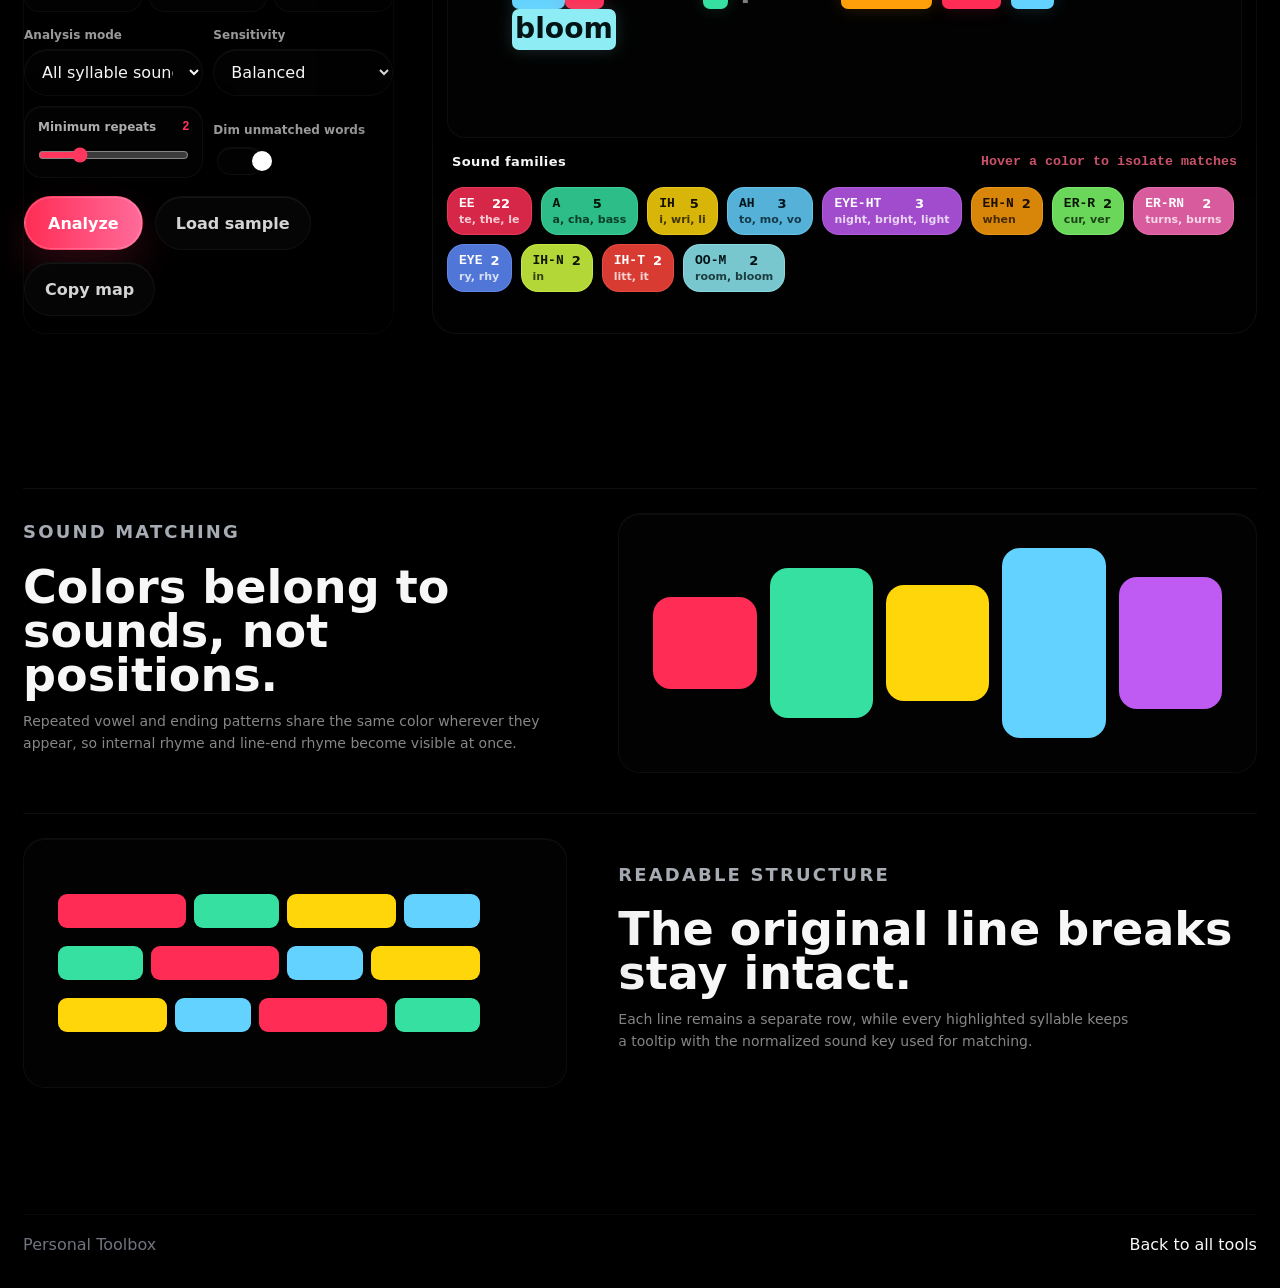
<file: tools/lyrics-analyzer.html>
<!doctype html>
<html lang="en">
  <head>
    <meta charset="utf-8">
    <meta name="viewport" content="width=device-width, initial-scale=1">
    <meta name="description" content="Analyze lyrics by line and highlight matching syllable sounds.">
    <title>Lyrics Analyzer | Personal Toolbox</title>
    <link rel="stylesheet" href="../assets/css/styles.css">
  </head>
  <body class="tool-page tool-lyrics">
    <header class="site-nav">
      <a class="brand-mark" href="../index.html" aria-label="Personal Toolbox home">
        <span class="brand-glyph" aria-hidden="true"></span>
        <span>Toolbox</span>
      </a>
      <nav aria-label="Primary navigation">
        <a href="../index.html#tools">Tools</a>
        <a href="#analyzer">Analyzer</a>
        <a href="#details">Details</a>
      </nav>
    </header>

    <main>
      <section class="tool-hero section-band">
        <div class="hero-copy reveal">
          <div class="tool-title-row">
            <span class="tool-hero-icon" data-icon="lyrics" aria-hidden="true"></span>
            <p class="eyebrow">Lyrics Analyzer</p>
          </div>
          <h1>See the sound pattern inside a verse.</h1>
          <p class="hero-text">Paste lyrics, keep every line intact, and highlight matching syllable sounds with a consistent color map.</p>
          <div class="hero-actions">
            <a class="button primary" href="#analyzer">Analyze lyrics</a>
            <a class="button secondary" href="../index.html#tools">All tools</a>
          </div>
        </div>

        <div class="tool-hero-visual reveal" aria-label="Lyrics analyzer interface illustration">
          <div class="lyrics-hero-object">
            <div class="lyrics-object-top">
              <span></span>
              <strong>Sound map</strong>
              <small>line split</small>
            </div>
            <div class="lyrics-hero-lines" aria-hidden="true">
              <p><span></span><i></i><b></b><em></em></p>
              <p><b></b><em></em><span></span><i></i></p>
              <p><i></i><span></span><em></em><b></b></p>
              <p><span></span><b></b><i></i><em></em></p>
              <p><em></em><i></i><span></span><b></b></p>
            </div>
            <div class="lyrics-wave-rail">
              <i></i><i></i><i></i><i></i><i></i><i></i><i></i><i></i>
            </div>
            <div class="lyrics-match-pill">
              <span></span>
              18 linked sounds
            </div>
          </div>
        </div>
      </section>

      <section id="analyzer" class="section-band lyrics-analyzer-band">
        <div class="section-heading reveal">
          <p class="eyebrow">Analyzer</p>
          <h2>Line by line. Syllable by syllable.</h2>
          <p>The engine estimates syllable groups, reduces each group to a sound key, then colors repeated keys across the whole lyric.</p>
        </div>

        <div class="lyrics-workspace reveal">
          <aside class="lyrics-control-object">
            <label class="field lyrics-input-field">
              <span>Lyrics</span>
              <textarea id="lyricsInput" spellcheck="false">I write in the night with a bright little line
Every rhyme finds time in the light
Soft words curve when the verse returns
I chase the bass till the phrase burns
Hold the tone, let it roll through the room
More than a poem when the vowels bloom</textarea>
            </label>

            <div class="lyrics-stats" aria-label="Lyrics stats">
              <span>Lines <strong id="lyricsLineCount">0</strong></span>
              <span>Words <strong id="lyricsWordCount">0</strong></span>
              <span>Sound groups <strong id="lyricsGroupCount">0</strong></span>
            </div>

            <div class="control-grid lyrics-controls">
              <label class="field">
                <span>Analysis mode</span>
                <select id="lyricsMode">
                  <option value="all" selected>All syllable sounds</option>
                  <option value="ending">Line-end rhymes</option>
                  <option value="vowel">Vowel families</option>
                </select>
              </label>
              <label class="field">
                <span>Sensitivity</span>
                <select id="lyricsSensitivity">
                  <option value="loose">Loose</option>
                  <option value="balanced" selected>Balanced</option>
                  <option value="strict">Strict</option>
                </select>
              </label>
              <label class="range-field">
                <span>Minimum repeats <strong id="lyricsMinValue">2</strong></span>
                <input id="lyricsMinRepeats" type="range" min="1" max="5" step="1" value="2">
              </label>
              <label class="field toggle-field">
                <span>Dim unmatched words</span>
                <input id="lyricsDimUnmatched" type="checkbox" checked>
              </label>
            </div>

            <div class="action-row">
              <button id="lyricsAnalyze" class="button primary" type="button">Analyze</button>
              <button id="lyricsSample" class="button secondary" type="button">Load sample</button>
              <button id="lyricsCopy" class="button secondary" type="button">Copy map</button>
            </div>
          </aside>

          <section class="lyrics-preview-object">
            <div class="preview-header">
              <span>Highlighted lyric map</span>
              <small id="lyricsSummary">Waiting for lyrics</small>
            </div>
            <div id="lyricsOutput" class="lyrics-output" aria-live="polite"></div>
            <div class="lyrics-legend-wrap">
              <div class="preview-header">
                <span>Sound families</span>
                <small>Hover a color to isolate matches</small>
              </div>
              <div id="lyricsLegend" class="lyrics-legend"></div>
            </div>
          </section>
        </div>
      </section>

      <section id="details" class="section-band feature-story">
        <article class="feature-slice reveal">
          <div>
            <p class="eyebrow">Sound matching</p>
            <h2>Colors belong to sounds, not positions.</h2>
            <p>Repeated vowel and ending patterns share the same color wherever they appear, so internal rhyme and line-end rhyme become visible at once.</p>
          </div>
          <div class="detail-diagram lyrics-sound-diagram" aria-hidden="true">
            <span></span><i></i><b></b><em></em><strong></strong>
          </div>
        </article>

        <article class="feature-slice reverse reveal">
          <div>
            <p class="eyebrow">Readable structure</p>
            <h2>The original line breaks stay intact.</h2>
            <p>Each line remains a separate row, while every highlighted syllable keeps a tooltip with the normalized sound key used for matching.</p>
          </div>
          <div class="detail-diagram lyrics-line-diagram" aria-hidden="true">
            <p><span></span><i></i><b></b><em></em></p>
            <p><i></i><span></span><em></em><b></b></p>
            <p><b></b><em></em><span></span><i></i></p>
          </div>
        </article>
      </section>
    </main>

    <footer class="site-footer">
      <span>Personal Toolbox</span>
      <a href="../index.html#tools">Back to all tools</a>
    </footer>

    <div id="lyricsToast" class="tool-toast" role="status" aria-live="polite">Copied</div>

    <script src="../assets/js/tool-data.js" defer></script>
    <script src="../assets/js/main.js" defer></script>
    <script src="../assets/js/lyrics-analyzer.js" defer></script>
  </body>
</html>
</file>
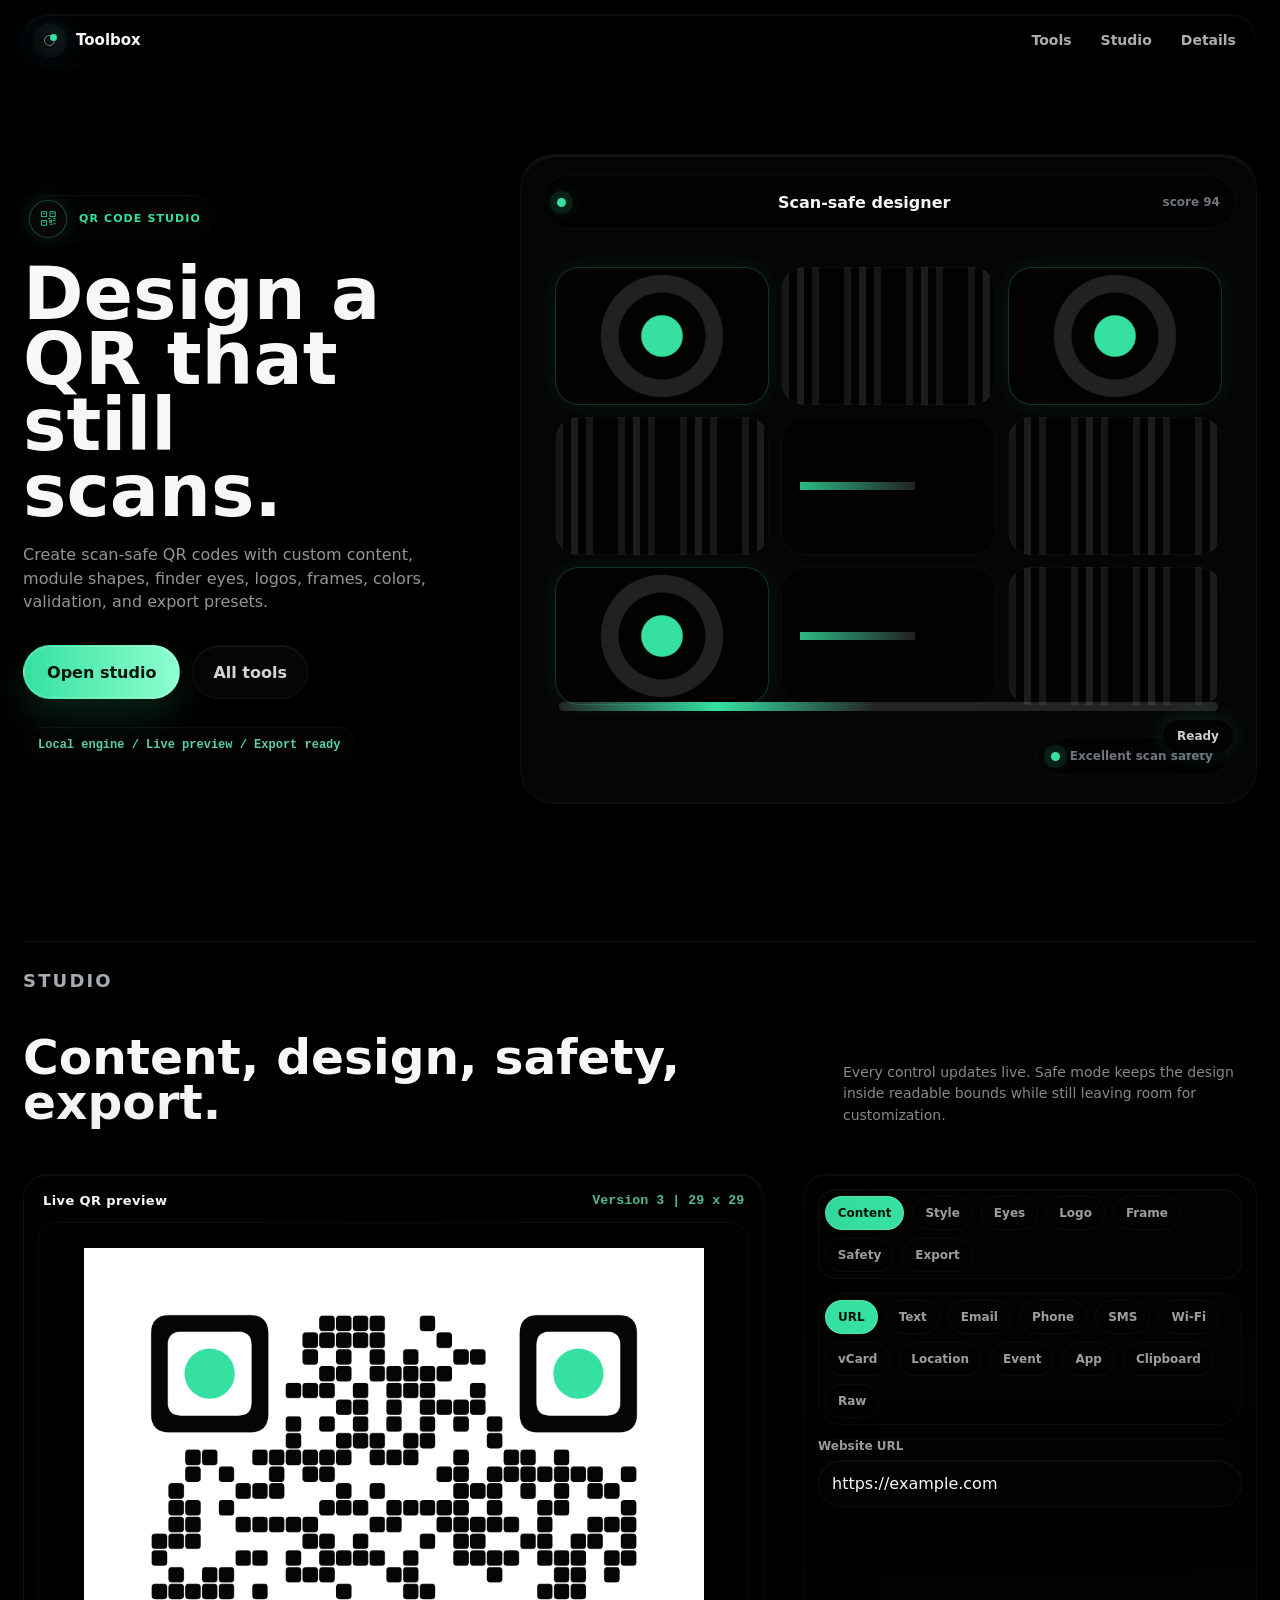
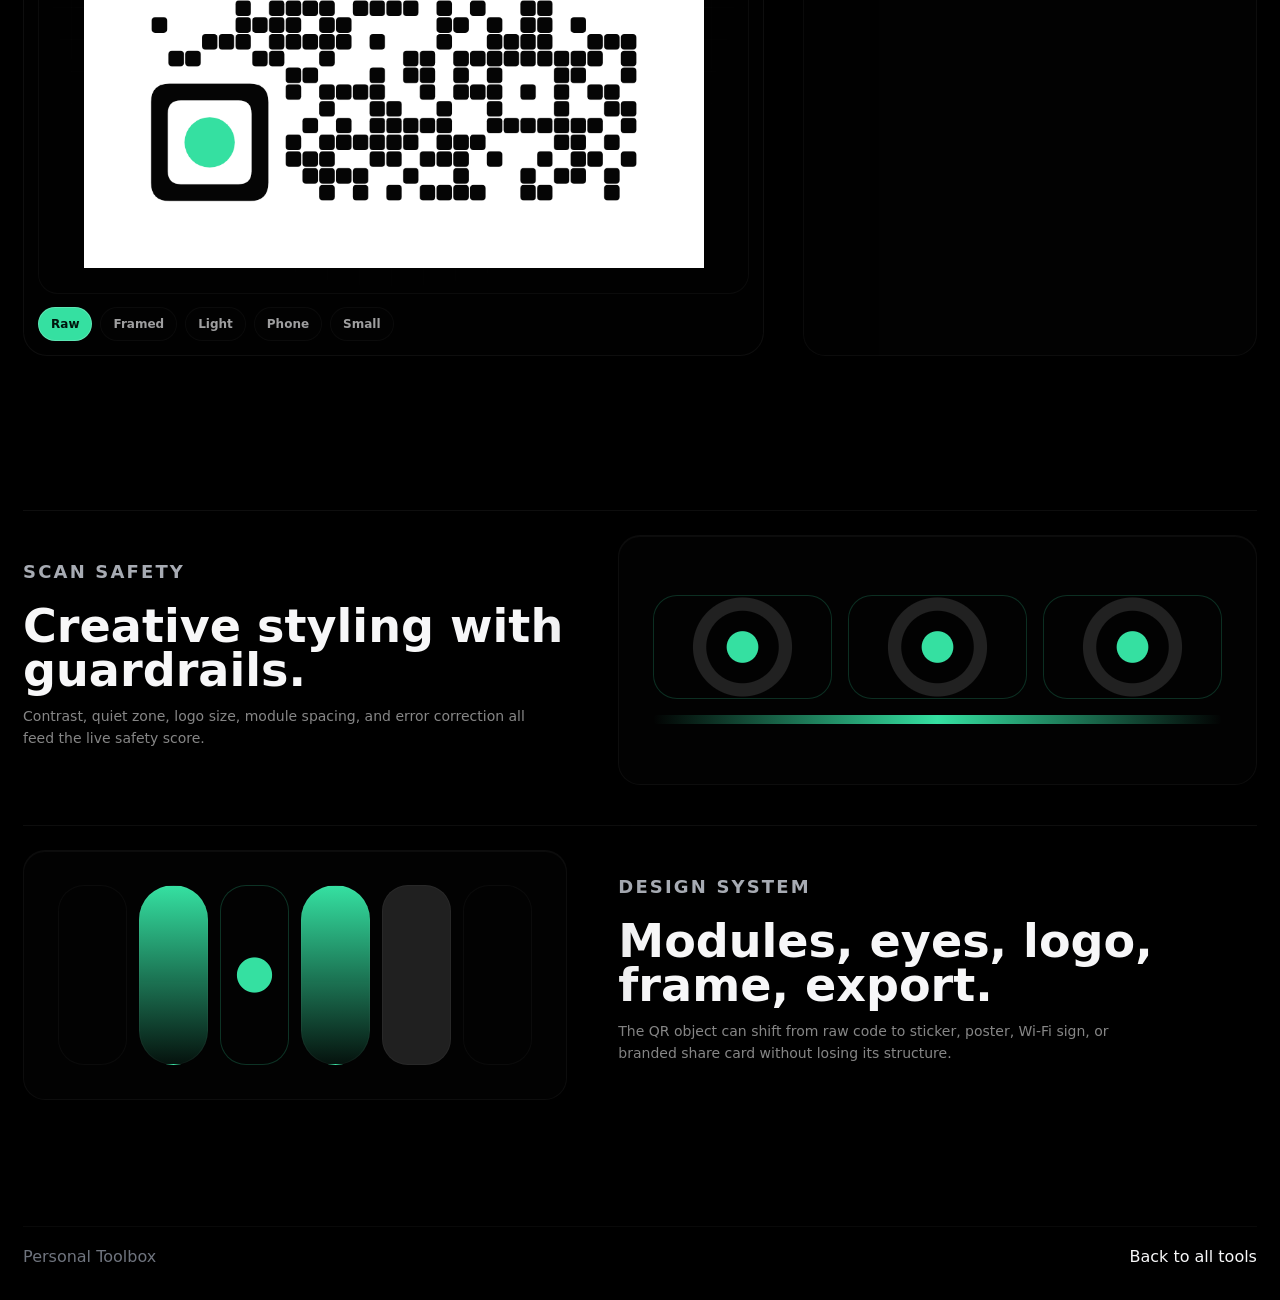
<file: tools/qr-code-studio.html>
<!doctype html>
<html lang="en">
  <head>
    <meta charset="utf-8">
    <meta name="viewport" content="width=device-width, initial-scale=1">
    <meta name="description" content="Design scan-safe custom QR codes with logos, frames, colors, presets, and high-quality exports.">
    <title>QR Code Studio | Personal Toolbox</title>
    <link rel="stylesheet" href="../assets/css/styles.css">
  </head>
  <body class="tool-page tool-qr">
    <header class="site-nav">
      <a class="brand-mark" href="../index.html" aria-label="Personal Toolbox home">
        <span class="brand-glyph" aria-hidden="true"></span>
        <span>Toolbox</span>
      </a>
      <nav aria-label="Primary navigation">
        <a href="../index.html#tools">Tools</a>
        <a href="#studio">Studio</a>
        <a href="#details">Details</a>
      </nav>
    </header>

    <main>
      <section class="tool-hero section-band">
        <div class="hero-copy reveal">
          <div class="tool-title-row">
            <span class="tool-hero-icon" data-icon="qr" aria-hidden="true"></span>
            <p class="eyebrow">QR Code Studio</p>
          </div>
          <h1>Design a QR that still scans.</h1>
          <p class="hero-text">Create scan-safe QR codes with custom content, module shapes, finder eyes, logos, frames, colors, validation, and export presets.</p>
          <div class="hero-actions">
            <a class="button primary" href="#studio">Open studio</a>
            <a class="button secondary" href="../index.html#tools">All tools</a>
          </div>
        </div>

        <div class="tool-hero-visual reveal" aria-label="QR Code Studio interface illustration">
          <div class="qr-hero-object">
            <div class="qr-object-top">
              <span></span>
              <strong>Scan-safe designer</strong>
              <small>score 94</small>
            </div>
            <div class="qr-hero-grid" aria-hidden="true">
              <span></span><span></span><span></span>
              <span></span><span></span><span></span>
              <span></span><span></span><span></span>
            </div>
            <div class="qr-hero-scan"><i></i></div>
            <div class="qr-score-pill">
              <span></span>
              Excellent scan safety
            </div>
          </div>
        </div>
      </section>

      <section id="studio" class="section-band qr-studio-band">
        <div class="section-heading reveal">
          <p class="eyebrow">Studio</p>
          <h2>Content, design, safety, export.</h2>
          <p>Every control updates live. Safe mode keeps the design inside readable bounds while still leaving room for customization.</p>
        </div>

        <div class="qr-studio-workspace reveal">
          <section class="qr-preview-object">
            <div class="preview-header">
              <span id="qrPreviewTitle">Live QR preview</span>
              <small id="qrVersionInfo">Version 1 | 21 x 21</small>
            </div>
            <div class="qr-preview-stage" id="qrPreviewStage">
              <canvas id="qrCanvas" aria-label="Generated QR code preview"></canvas>
            </div>
            <div class="qr-preview-modes" role="group" aria-label="Preview modes">
              <button type="button" class="active" data-preview="raw">Raw</button>
              <button type="button" data-preview="framed">Framed</button>
              <button type="button" data-preview="light">Light</button>
              <button type="button" data-preview="phone">Phone</button>
              <button type="button" data-preview="small">Small</button>
            </div>
          </section>

          <aside class="qr-control-object">
            <div class="qr-control-tabs" role="tablist" aria-label="QR Studio controls">
              <button type="button" class="active" data-panel="content">Content</button>
              <button type="button" data-panel="style">Style</button>
              <button type="button" data-panel="eyes">Eyes</button>
              <button type="button" data-panel="logo">Logo</button>
              <button type="button" data-panel="frame">Frame</button>
              <button type="button" data-panel="safety">Safety</button>
              <button type="button" data-panel="export">Export</button>
            </div>

            <div class="qr-panel-stack">
              <section class="qr-panel active" data-panel-view="content">
                <div class="qr-type-tabs" role="tablist" aria-label="QR content type">
                  <button type="button" class="active" data-qr-type="url">URL</button>
                  <button type="button" data-qr-type="text">Text</button>
                  <button type="button" data-qr-type="email">Email</button>
                  <button type="button" data-qr-type="phone">Phone</button>
                  <button type="button" data-qr-type="sms">SMS</button>
                  <button type="button" data-qr-type="wifi">Wi-Fi</button>
                  <button type="button" data-qr-type="vcard">vCard</button>
                  <button type="button" data-qr-type="location">Location</button>
                  <button type="button" data-qr-type="event">Event</button>
                  <button type="button" data-qr-type="app">App</button>
                  <button type="button" data-qr-type="clipboard">Clipboard</button>
                  <button type="button" data-qr-type="raw">Raw</button>
                </div>

                <div class="qr-content-panels">
                  <div class="qr-content-panel active" data-qr-type-view="url">
                    <label class="field"><span>Website URL</span><input id="qrUrl" value="https://example.com" type="url"></label>
                  </div>
                  <div class="qr-content-panel" data-qr-type-view="text">
                    <label class="field"><span>Text</span><textarea id="qrText">A premium QR made in Toolbox.</textarea></label>
                  </div>
                  <div class="qr-content-panel" data-qr-type-view="email">
                    <label class="field"><span>Email</span><input id="qrEmail" value="hello@example.com" type="email"></label>
                    <label class="field"><span>Subject</span><input id="qrEmailSubject" value="Hello"></label>
                    <label class="field"><span>Body</span><textarea id="qrEmailBody">Sent from QR Code Studio.</textarea></label>
                  </div>
                  <div class="qr-content-panel" data-qr-type-view="phone">
                    <label class="field"><span>Phone number</span><input id="qrPhone" value="+15551234567"></label>
                  </div>
                  <div class="qr-content-panel" data-qr-type-view="sms">
                    <label class="field"><span>Phone number</span><input id="qrSmsPhone" value="+15551234567"></label>
                    <label class="field"><span>Message</span><textarea id="qrSmsBody">Hello from QR Code Studio.</textarea></label>
                  </div>
                  <div class="qr-content-panel" data-qr-type-view="wifi">
                    <label class="field"><span>SSID</span><input id="qrWifiSsid" value="Studio WiFi"></label>
                    <label class="field"><span>Password</span><input id="qrWifiPassword" value="password123"></label>
                    <label class="field"><span>Security</span><select id="qrWifiSecurity"><option>WPA</option><option>WEP</option><option>nopass</option></select></label>
                    <label class="field toggle-field"><span>Hidden network</span><input id="qrWifiHidden" type="checkbox"></label>
                  </div>
                  <div class="qr-content-panel" data-qr-type-view="vcard">
                    <label class="field"><span>Name</span><input id="qrVName" value="Alex Morgan"></label>
                    <label class="field"><span>Company</span><input id="qrVCompany" value="Toolbox Studio"></label>
                    <label class="field"><span>Title</span><input id="qrVTitle" value="Creative Lead"></label>
                    <label class="field"><span>Phone</span><input id="qrVPhone" value="+15551234567"></label>
                    <label class="field"><span>Email</span><input id="qrVEmail" value="alex@example.com"></label>
                    <label class="field"><span>Website</span><input id="qrVWebsite" value="https://example.com"></label>
                    <label class="field"><span>Address</span><textarea id="qrVAddress">123 Market Street, Chicago, IL</textarea></label>
                  </div>
                  <div class="qr-content-panel" data-qr-type-view="location">
                    <label class="field"><span>Latitude</span><input id="qrLat" value="41.8781"></label>
                    <label class="field"><span>Longitude</span><input id="qrLng" value="-87.6298"></label>
                    <label class="field toggle-field"><span>Use map link</span><input id="qrMapLink" type="checkbox" checked></label>
                  </div>
                  <div class="qr-content-panel" data-qr-type-view="event">
                    <label class="field"><span>Title</span><input id="qrEventTitle" value="Studio Launch"></label>
                    <label class="field"><span>Location</span><input id="qrEventLocation" value="Chicago"></label>
                    <label class="field"><span>Start</span><input id="qrEventStart" type="datetime-local"></label>
                    <label class="field"><span>End</span><input id="qrEventEnd" type="datetime-local"></label>
                    <label class="field"><span>Notes</span><textarea id="qrEventNotes">Bring the QR code.</textarea></label>
                  </div>
                  <div class="qr-content-panel" data-qr-type-view="app">
                    <label class="field"><span>App or custom link</span><input id="qrAppLink" value="myapp://open/studio"></label>
                  </div>
                  <div class="qr-content-panel" data-qr-type-view="clipboard">
                    <label class="field"><span>Pasted content</span><textarea id="qrClipboard">Paste anything here.</textarea></label>
                  </div>
                  <div class="qr-content-panel" data-qr-type-view="raw">
                    <label class="field"><span>Raw QR payload</span><textarea id="qrRaw">RAW:TOOLBOX-STUDIO</textarea></label>
                  </div>
                </div>
              </section>

              <section class="qr-panel" data-panel-view="style">
                <div class="qr-preset-row">
                  <button type="button" data-preset="premium">Premium black</button>
                  <button type="button" data-preset="safe">Scan-safe</button>
                  <button type="button" data-preset="rounded">Rounded</button>
                  <button type="button" data-preset="mono">Monochrome</button>
                  <button type="button" data-preset="sticker">Sticker</button>
                  <button type="button" data-preset="wifi">Wi-Fi sign</button>
                </div>
                <label class="field"><span>Module shape</span><select id="qrModuleShape"><option value="square">Square</option><option value="rounded" selected>Rounded square</option><option value="dot">Circle / dot</option><option value="squircle">Squircle</option><option value="extra">Extra rounded</option><option value="soft">Soft pixel</option><option value="pill">Pill-like</option><option value="diamond">Diamond</option></select></label>
                <label class="range-field"><span>Corner roundness <strong id="qrRoundnessValue">46%</strong></span><input id="qrRoundness" type="range" min="0" max="1" step="0.01" value="0.46"></label>
                <label class="range-field"><span>Module gap <strong id="qrGapValue">8%</strong></span><input id="qrGap" type="range" min="0" max="0.32" step="0.01" value="0.08"></label>
                <label class="range-field"><span>Quiet zone <strong id="qrQuietValue">4</strong></span><input id="qrQuiet" type="range" min="1" max="8" step="1" value="4"></label>
                <div class="qr-color-grid">
                  <label class="field"><span>Foreground</span><input id="qrForeground" type="color" value="#050505"></label>
                  <label class="field"><span>Background</span><input id="qrBackground" type="color" value="#ffffff"></label>
                  <label class="field"><span>Gradient color</span><input id="qrGradientTo" type="color" value="#35e0a1"></label>
                  <label class="field"><span>Gradient</span><select id="qrGradient"><option value="none">None</option><option value="linear">Linear</option><option value="radial">Radial</option></select></label>
                </div>
                <label class="range-field"><span>Gradient angle <strong id="qrAngleValue">45deg</strong></span><input id="qrGradientAngle" type="range" min="0" max="360" step="1" value="45"></label>
                <label class="field toggle-field"><span>Transparent background</span><input id="qrTransparent" type="checkbox"></label>
              </section>

              <section class="qr-panel" data-panel-view="eyes">
                <label class="field"><span>Outer eye shape</span><select id="qrEyeOuter"><option value="square">Square</option><option value="rounded" selected>Rounded</option><option value="circle">Circle</option><option value="soft">Soft corner</option></select></label>
                <label class="field"><span>Inner eye shape</span><select id="qrEyeInner"><option value="square">Square</option><option value="rounded">Rounded</option><option value="circle" selected>Circle</option></select></label>
                <div class="qr-color-grid">
                  <label class="field"><span>Outer color</span><input id="qrEyeOuterColor" type="color" value="#050505"></label>
                  <label class="field"><span>Center color</span><input id="qrEyeInnerColor" type="color" value="#35e0a1"></label>
                </div>
                <label class="field toggle-field"><span>Eye glow</span><input id="qrEyeGlow" type="checkbox"></label>
              </section>

              <section class="qr-panel" data-panel-view="logo">
                <label class="drop-zone qr-logo-drop" for="qrLogoInput" id="qrLogoDrop">
                  <input id="qrLogoInput" type="file" accept="image/*">
                  <span class="drop-icon" aria-hidden="true"></span>
                  <strong>Drop logo or image</strong>
                  <small>Transparent PNGs work well</small>
                </label>
                <div class="action-row">
                  <button id="qrRemoveLogo" class="button secondary" type="button">Remove logo</button>
                </div>
                <label class="range-field"><span>Logo size <strong id="qrLogoSizeValue">16%</strong></span><input id="qrLogoSize" type="range" min="0" max="0.32" step="0.01" value="0.16"></label>
                <label class="range-field"><span>Plate padding <strong id="qrLogoPaddingValue">10%</strong></span><input id="qrLogoPadding" type="range" min="0" max="0.18" step="0.01" value="0.1"></label>
                <label class="range-field"><span>Logo opacity <strong id="qrLogoOpacityValue">100%</strong></span><input id="qrLogoOpacity" type="range" min="0.2" max="1" step="0.01" value="1"></label>
                <label class="field"><span>Plate shape</span><select id="qrLogoPlate"><option value="rounded" selected>Rounded square</option><option value="square">Square</option><option value="circle">Circle</option><option value="pill">Pill</option></select></label>
                <div class="qr-color-grid">
                  <label class="field"><span>Plate color</span><input id="qrLogoPlateColor" type="color" value="#ffffff"></label>
                  <label class="field toggle-field"><span>Plate shadow</span><input id="qrLogoShadow" type="checkbox" checked></label>
                </div>
              </section>

              <section class="qr-panel" data-panel-view="frame">
                <label class="field toggle-field"><span>Frame on</span><input id="qrFrameOn" type="checkbox" checked></label>
                <label class="field"><span>Frame style</span><select id="qrFrameStyle"><option value="minimal" selected>Minimal</option><option value="sticker">Sticker</option><option value="poster">Clean poster</option><option value="card">Business card</option></select></label>
                <label class="field"><span>Label</span><input id="qrFrameLabel" value="Scan me"></label>
                <label class="field"><span>Subtitle</span><input id="qrFrameSubtitle" value="Created in QR Code Studio"></label>
                <label class="range-field"><span>Frame padding <strong id="qrFramePaddingValue">48</strong></span><input id="qrFramePadding" type="range" min="0" max="120" step="4" value="48"></label>
                <label class="range-field"><span>Border thickness <strong id="qrBorderValue">2</strong></span><input id="qrBorder" type="range" min="0" max="16" step="1" value="2"></label>
                <label class="range-field"><span>Corner radius <strong id="qrFrameRadiusValue">36</strong></span><input id="qrFrameRadius" type="range" min="0" max="80" step="2" value="36"></label>
                <div class="qr-color-grid">
                  <label class="field"><span>Frame color</span><input id="qrFrameColor" type="color" value="#050505"></label>
                  <label class="field"><span>Text color</span><input id="qrFrameTextColor" type="color" value="#ffffff"></label>
                </div>
              </section>

              <section class="qr-panel" data-panel-view="safety">
                <label class="field"><span>Error correction</span><select id="qrErrorLevel"><option value="L">L - Low</option><option value="M">M - Medium</option><option value="Q">Q - Quartile</option><option value="H" selected>H - High</option></select></label>
                <label class="field toggle-field"><span>Safe mode</span><input id="qrSafeMode" type="checkbox" checked></label>
                <div class="qr-safety-meter">
                  <span id="qrSafetyLabel">Excellent</span>
                  <strong id="qrSafetyScore">94</strong>
                  <i><b id="qrSafetyBar"></b></i>
                </div>
                <div id="qrWarnings" class="qr-warning-list" aria-live="polite"></div>
                <div class="action-row">
                  <button id="qrOptimize" type="button" class="button primary">Optimize for scan</button>
                  <button id="qrRandomize" type="button" class="button secondary">Random safe style</button>
                </div>
              </section>

              <section class="qr-panel" data-panel-view="export">
                <label class="field"><span>File name</span><input id="qrFileName" value="toolbox-qr"></label>
                <label class="field"><span>Export size</span><select id="qrExportSize"><option value="512">Small 512px</option><option value="1024" selected>Medium 1024px</option><option value="2048">Large 2048px</option><option value="4096">Ultra 4096px</option></select></label>
                <label class="field"><span>Export target</span><select id="qrExportTarget"><option value="framed" selected>Framed if enabled</option><option value="raw">Raw QR only</option><option value="transparent">Transparent PNG</option></select></label>
                <div class="action-row">
                  <button id="qrExportPng" type="button" class="button primary">Download PNG</button>
                  <button id="qrExportSvg" type="button" class="button secondary">Download SVG</button>
                  <button id="qrCopyImage" type="button" class="button secondary">Copy Image</button>
                </div>
                <div class="qr-payload-info">
                  <span>Payload <strong id="qrPayloadSize">0 chars</strong></span>
                  <span>Complexity <strong id="qrComplexity">Low</strong></span>
                </div>
              </section>
            </div>
          </aside>
        </div>
      </section>

      <section id="details" class="section-band feature-story">
        <article class="feature-slice reveal">
          <div>
            <p class="eyebrow">Scan safety</p>
            <h2>Creative styling with guardrails.</h2>
            <p>Contrast, quiet zone, logo size, module spacing, and error correction all feed the live safety score.</p>
          </div>
          <div class="detail-diagram qr-scan-diagram" aria-hidden="true">
            <span></span><span></span><span></span><i></i>
          </div>
        </article>

        <article class="feature-slice reverse reveal">
          <div>
            <p class="eyebrow">Design system</p>
            <h2>Modules, eyes, logo, frame, export.</h2>
            <p>The QR object can shift from raw code to sticker, poster, Wi-Fi sign, or branded share card without losing its structure.</p>
          </div>
          <div class="detail-diagram qr-style-diagram" aria-hidden="true">
            <span></span><span></span><span></span><span></span><span></span><span></span>
          </div>
        </article>
      </section>
    </main>

    <footer class="site-footer">
      <span>Personal Toolbox</span>
      <a href="../index.html#tools">Back to all tools</a>
    </footer>

    <div id="qrToast" class="tool-toast" role="status" aria-live="polite">QR exported</div>

    <script src="../assets/js/tool-data.js" defer></script>
    <script src="../assets/js/main.js" defer></script>
    <script src="../assets/js/qr-code-studio.js" defer></script>
  </body>
</html>
</file>
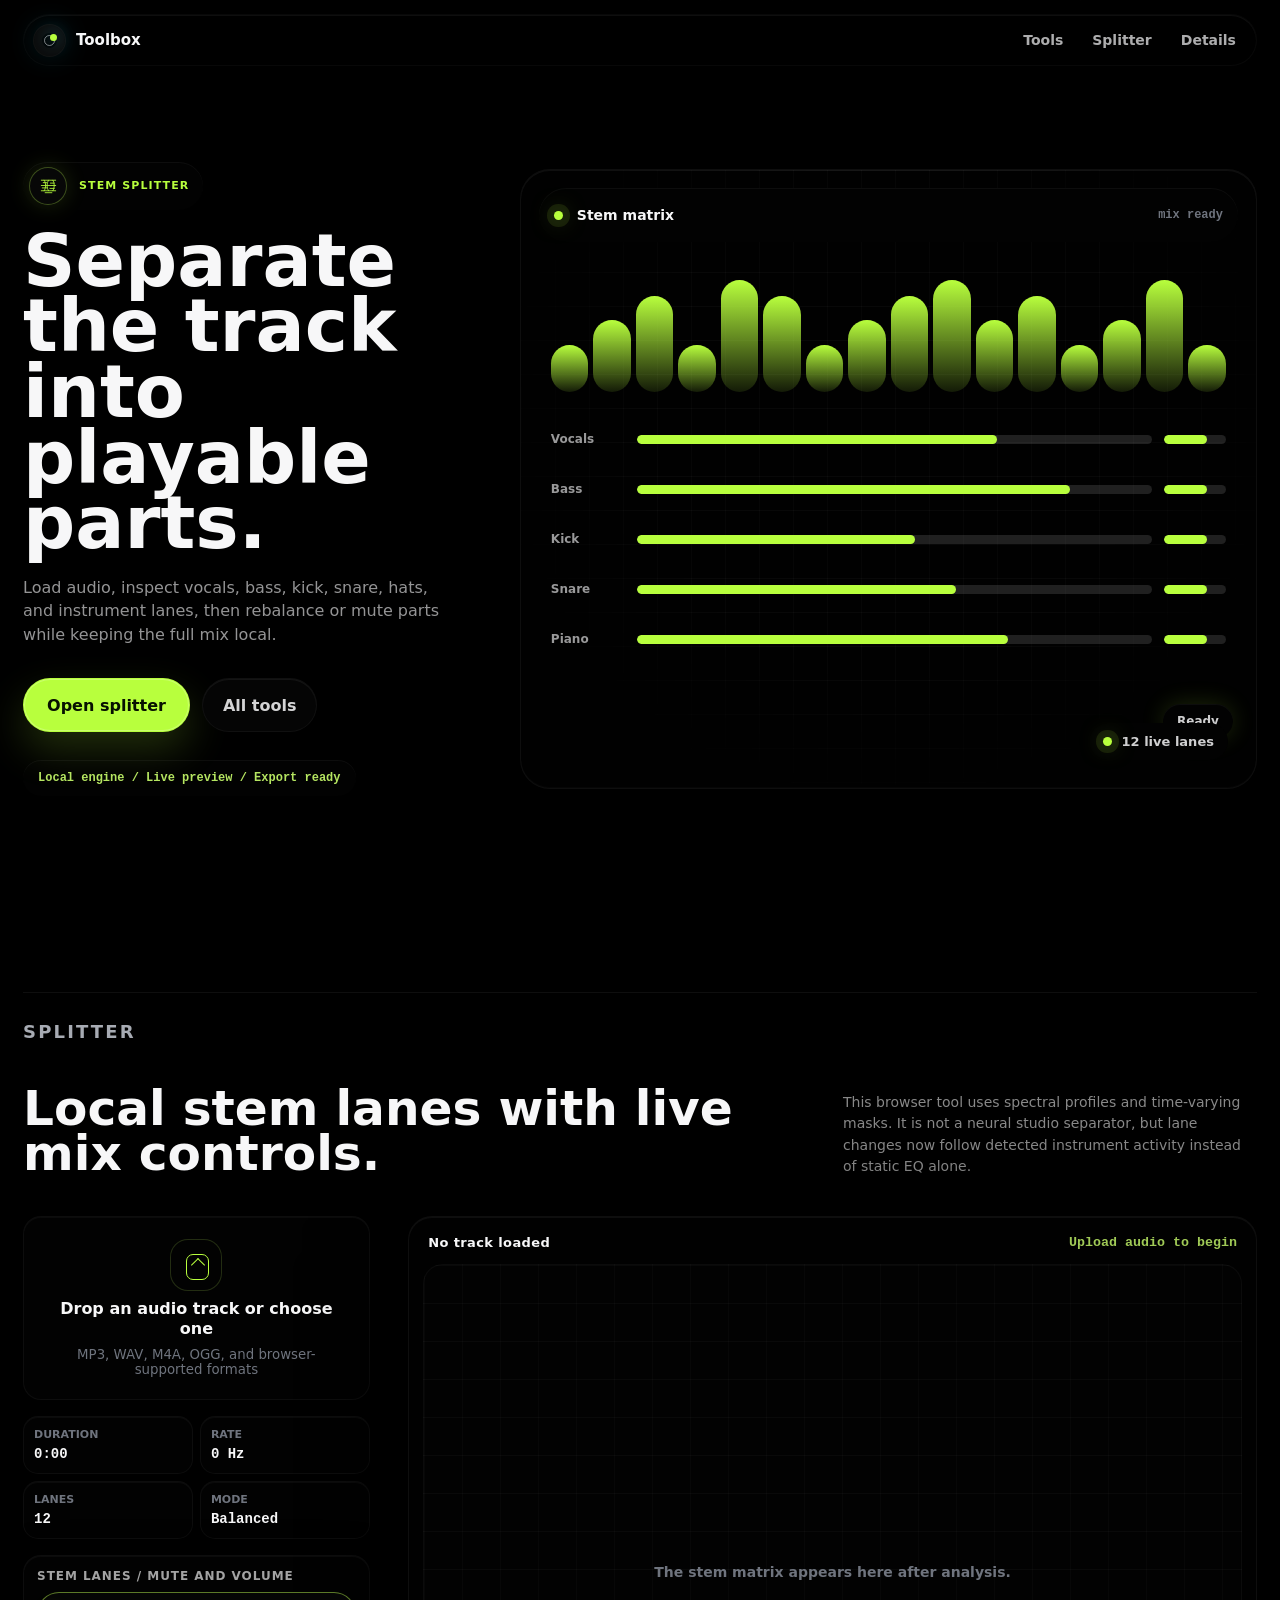
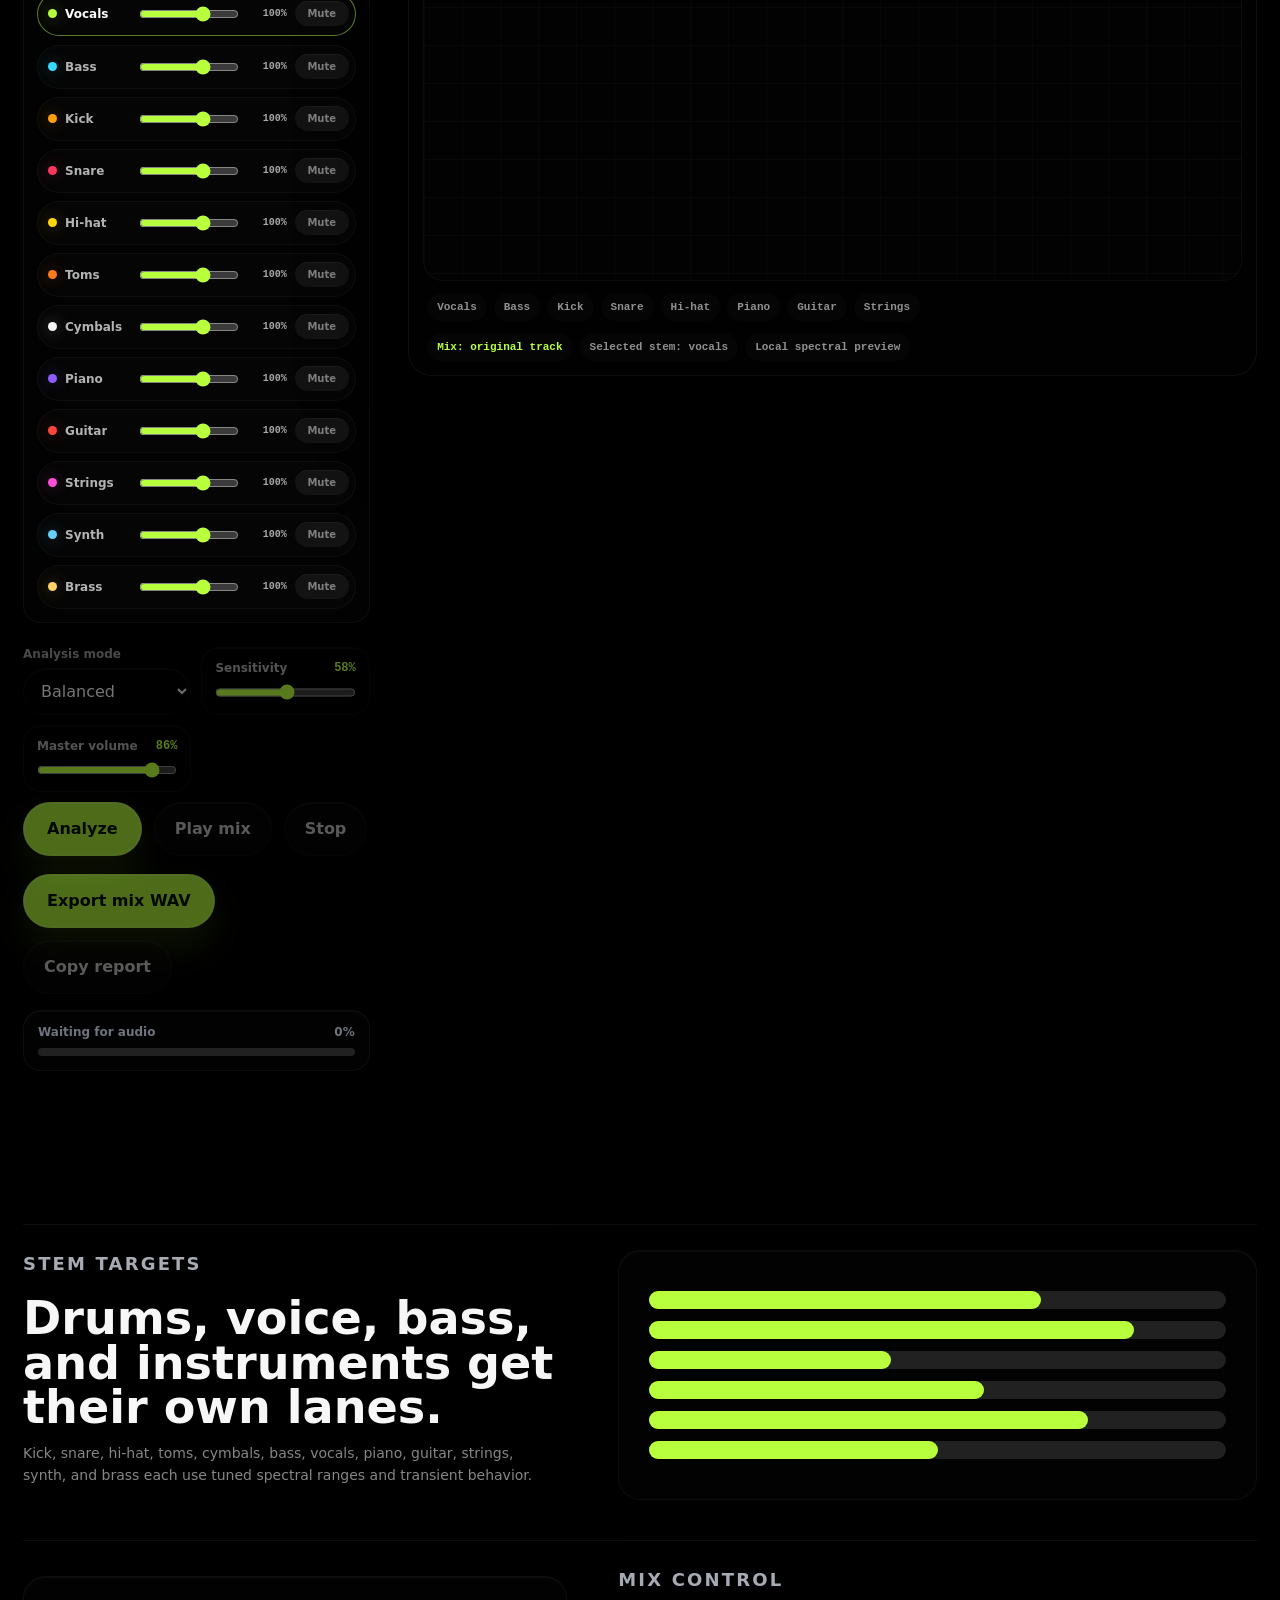
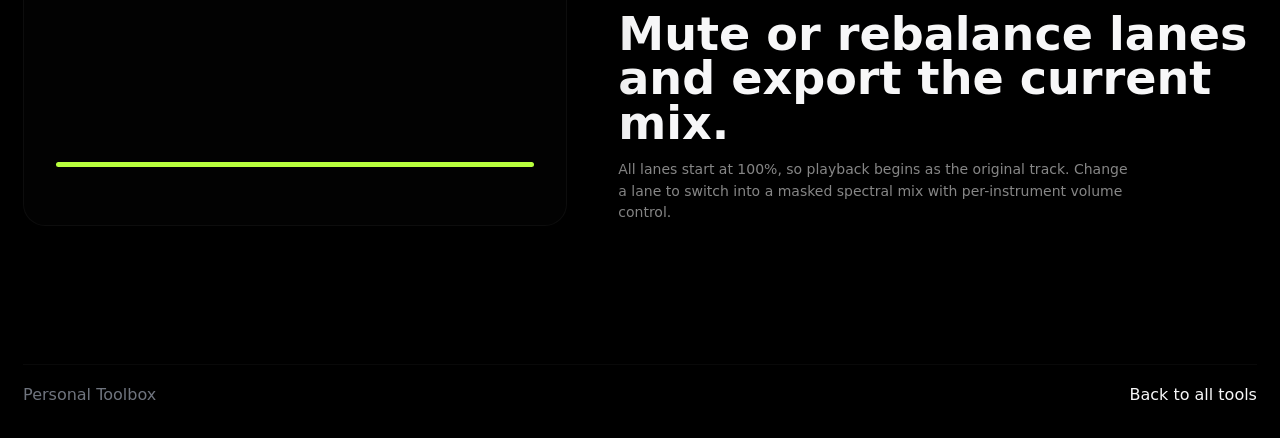
<file: tools/stem-splitter.html>
<!doctype html>
<html lang="en">
  <head>
    <meta charset="utf-8">
    <meta name="viewport" content="width=device-width, initial-scale=1">
    <meta name="description" content="Split audio into local spectral stem lanes and rebalance or mute instruments in the browser.">
    <title>Stem Splitter | Personal Toolbox</title>
    <link rel="stylesheet" href="../assets/css/styles.css">
  </head>
  <body class="tool-page tool-stem-splitter">
    <header class="site-nav">
      <a class="brand-mark" href="../index.html" aria-label="Personal Toolbox home">
        <span class="brand-glyph" aria-hidden="true"></span>
        <span>Toolbox</span>
      </a>
      <nav aria-label="Primary navigation">
        <a href="../index.html#tools">Tools</a>
        <a href="#splitter">Splitter</a>
        <a href="#details">Details</a>
      </nav>
    </header>

    <main>
      <section class="tool-hero section-band">
        <div class="hero-copy reveal">
          <div class="tool-title-row">
            <span class="tool-hero-icon" data-icon="stemSplitter" aria-hidden="true"></span>
            <p class="eyebrow">Stem Splitter</p>
          </div>
          <h1>Separate the track into playable parts.</h1>
          <p class="hero-text">Load audio, inspect vocals, bass, kick, snare, hats, and instrument lanes, then rebalance or mute parts while keeping the full mix local.</p>
          <div class="hero-actions">
            <a class="button primary" href="#splitter">Open splitter</a>
            <a class="button secondary" href="../index.html#tools">All tools</a>
          </div>
        </div>

        <div class="tool-hero-visual reveal" aria-label="Stem splitter interface illustration">
          <div class="stem-hero-object">
            <div class="stem-object-top">
              <span></span>
              <strong>Stem matrix</strong>
              <small>mix ready</small>
            </div>
            <div class="stem-hero-wave" aria-hidden="true">
              <i></i><i></i><i></i><i></i><i></i><i></i><i></i><i></i><i></i><i></i>
              <i></i><i></i><i></i><i></i><i></i><i></i>
            </div>
            <div class="stem-hero-lanes" aria-hidden="true">
              <p><span>Vocals</span><i></i><b></b></p>
              <p><span>Bass</span><i></i><b></b></p>
              <p><span>Kick</span><i></i><b></b></p>
              <p><span>Snare</span><i></i><b></b></p>
              <p><span>Piano</span><i></i><b></b></p>
            </div>
            <div class="stem-mix-pill">
              <span></span>
              12 live lanes
            </div>
          </div>
        </div>
      </section>

      <section id="splitter" class="section-band stem-splitter-band">
        <div class="section-heading reveal">
          <p class="eyebrow">Splitter</p>
          <h2>Local stem lanes with live mix controls.</h2>
          <p>This browser tool uses spectral profiles and time-varying masks. It is not a neural studio separator, but lane changes now follow detected instrument activity instead of static EQ alone.</p>
        </div>

        <div class="stem-workspace reveal">
          <aside class="stem-control-object">
            <label class="drop-zone stem-drop" for="stemInput" id="stemDrop">
              <input id="stemInput" type="file" accept="audio/*">
              <span class="drop-icon" aria-hidden="true"></span>
              <strong>Drop an audio track or choose one</strong>
              <small>MP3, WAV, M4A, OGG, and browser-supported formats</small>
            </label>

            <div class="stem-stats" aria-label="Stem analysis stats">
              <span>Duration <strong id="stemDuration">0:00</strong></span>
              <span>Rate <strong id="stemSampleRate">0 Hz</strong></span>
              <span>Lanes <strong id="stemLaneCount">12</strong></span>
              <span>Mode <strong id="stemModeLabel">Balanced</strong></span>
            </div>

            <div class="stem-targets" aria-label="Stem targets">
              <p>Stem lanes / mute and volume</p>
              <div id="stemTargetList" class="stem-target-list"></div>
            </div>

            <div class="control-grid stem-controls">
              <label class="field">
                <span>Analysis mode</span>
                <select id="stemMode">
                  <option value="fast">Fast</option>
                  <option value="balanced" selected>Balanced</option>
                  <option value="detail">Detailed</option>
                </select>
              </label>
              <label class="range-field">
                <span>Sensitivity <strong id="stemSensitivityValue">58%</strong></span>
                <input id="stemSensitivity" type="range" min="0.25" max="0.9" step="0.01" value="0.58">
              </label>
              <label class="range-field">
                <span>Master volume <strong id="stemGainValue">86%</strong></span>
                <input id="stemGain" type="range" min="0" max="100" step="1" value="86">
              </label>
            </div>

            <div class="action-row">
              <button id="stemAnalyze" class="button primary" type="button" disabled>Analyze</button>
              <button id="stemPlay" class="button secondary" type="button" disabled>Play mix</button>
              <button id="stemStop" class="button secondary" type="button" disabled>Stop</button>
            </div>

            <div class="action-row">
              <button id="stemExportWav" class="button primary" type="button" disabled>Export mix WAV</button>
              <button id="stemCopyReport" class="button secondary" type="button" disabled>Copy report</button>
            </div>

            <div class="progress-wrap stem-progress">
              <div class="progress-label">
                <span id="stemStatus">Waiting for audio</span>
                <span id="stemProgressValue">0%</span>
              </div>
              <div class="progress-track">
                <span id="stemProgressBar"></span>
              </div>
            </div>
          </aside>

          <section class="stem-view-object">
            <div class="preview-header">
              <span id="stemFileName">No track loaded</span>
              <small id="stemMeta">Upload audio to begin</small>
            </div>

            <div class="stem-canvas-stage">
              <canvas id="stemWaveCanvas" aria-label="Track waveform"></canvas>
              <canvas id="stemLaneCanvas" aria-label="Detected stem energy lanes"></canvas>
              <div id="stemPlayhead" class="stem-playhead" aria-hidden="true"></div>
              <p id="stemEmpty">The stem matrix appears here after analysis.</p>
            </div>

            <div class="stem-lane-strip">
              <span>Vocals</span>
              <span>Bass</span>
              <span>Kick</span>
              <span>Snare</span>
              <span>Hi-hat</span>
              <span>Piano</span>
              <span>Guitar</span>
              <span>Strings</span>
            </div>

            <div class="stem-note-strip">
              <span id="stemMixSummary">Mix: original track</span>
              <span id="stemSelectedInfo">Selected stem: vocals</span>
              <span>Local spectral preview</span>
            </div>
          </section>
        </div>
      </section>

      <section id="details" class="section-band feature-story">
        <article class="feature-slice reveal">
          <div>
            <p class="eyebrow">Stem targets</p>
            <h2>Drums, voice, bass, and instruments get their own lanes.</h2>
            <p>Kick, snare, hi-hat, toms, cymbals, bass, vocals, piano, guitar, strings, synth, and brass each use tuned spectral ranges and transient behavior.</p>
          </div>
          <div class="detail-diagram stem-lane-diagram" aria-hidden="true">
            <span></span><span></span><span></span><span></span><span></span><span></span>
          </div>
        </article>

        <article class="feature-slice reverse reveal">
          <div>
            <p class="eyebrow">Mix control</p>
            <h2>Mute or rebalance lanes and export the current mix.</h2>
            <p>All lanes start at 100%, so playback begins as the original track. Change a lane to switch into a masked spectral mix with per-instrument volume control.</p>
          </div>
          <div class="detail-diagram stem-mix-diagram" aria-hidden="true">
            <i></i><i></i><i></i><i></i><i></i><i></i><b></b>
          </div>
        </article>
      </section>
    </main>

    <footer class="site-footer">
      <span>Personal Toolbox</span>
      <a href="../index.html#tools">Back to all tools</a>
    </footer>

    <div id="stemToast" class="tool-toast" role="status" aria-live="polite">Stem ready</div>

    <script src="../assets/js/tool-data.js" defer></script>
    <script src="../assets/js/main.js" defer></script>
    <script src="../assets/js/stem-splitter.js" defer></script>
  </body>
</html>
</file>
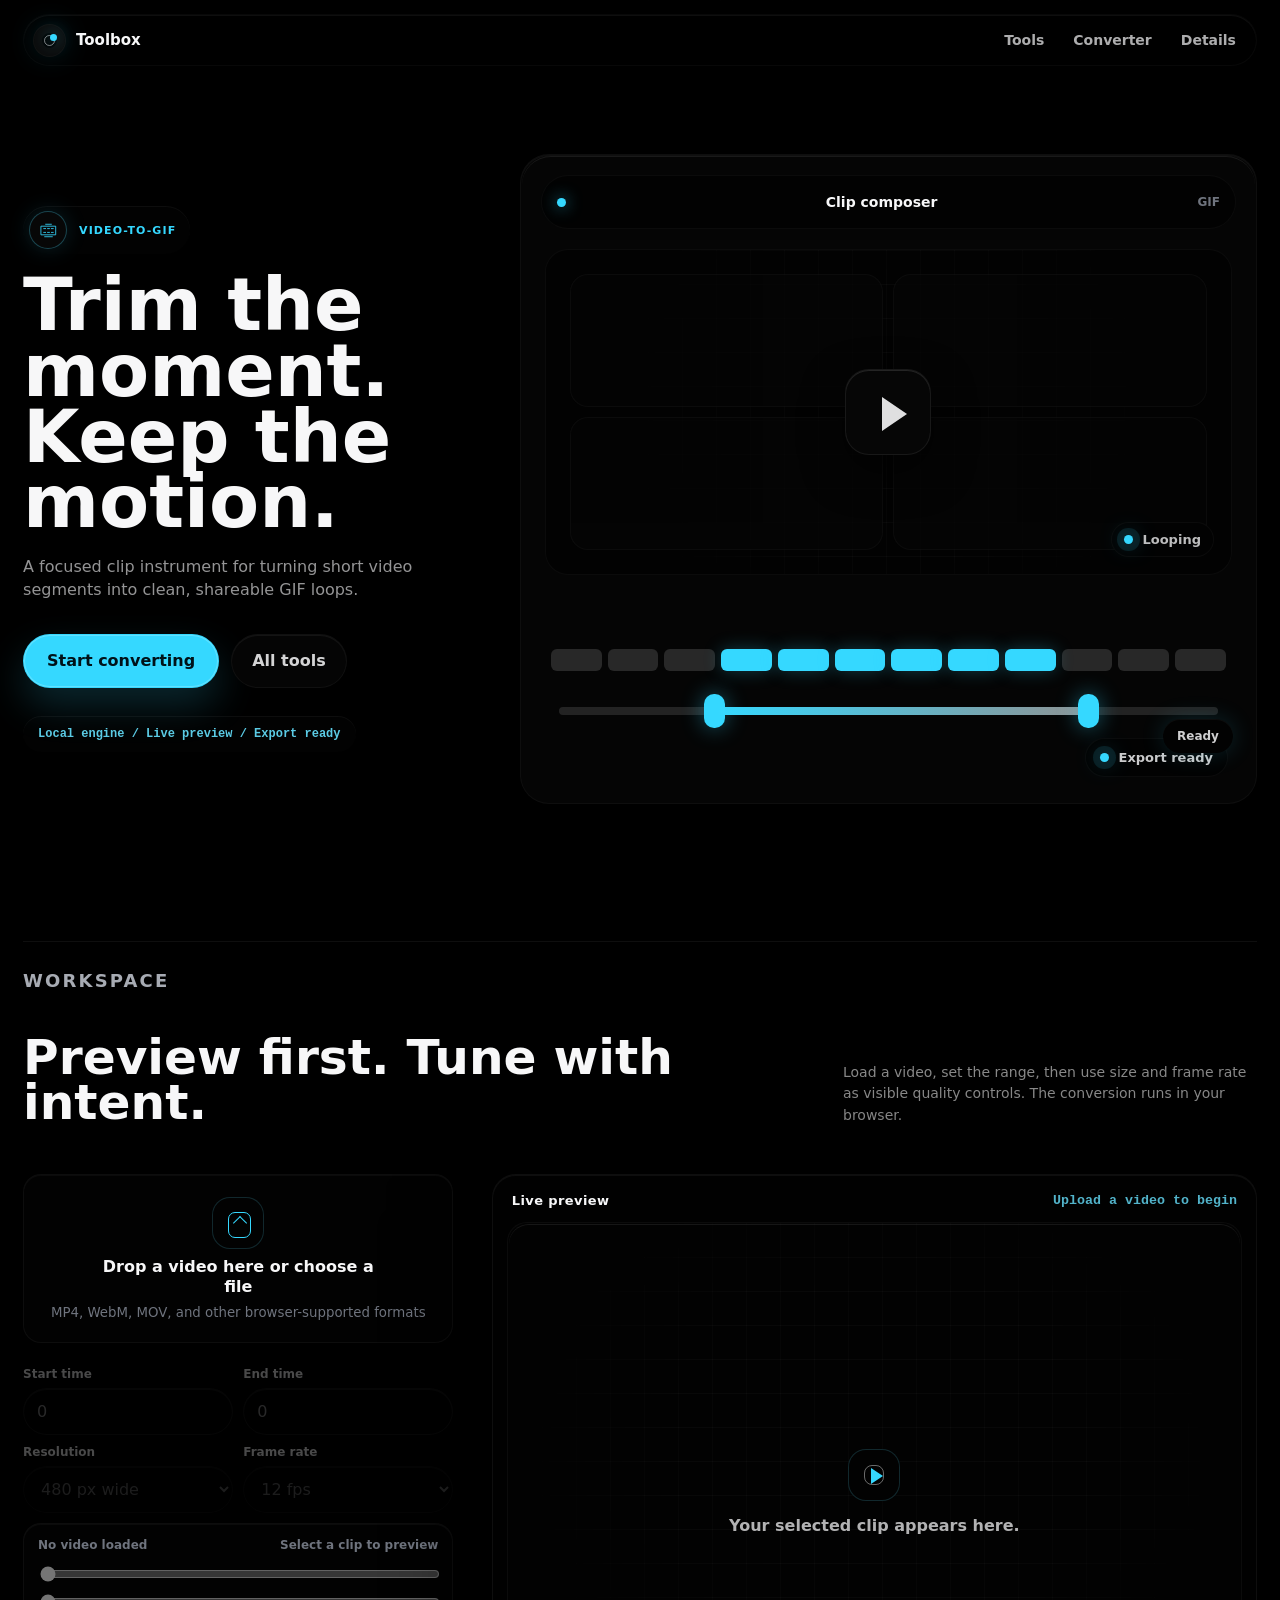
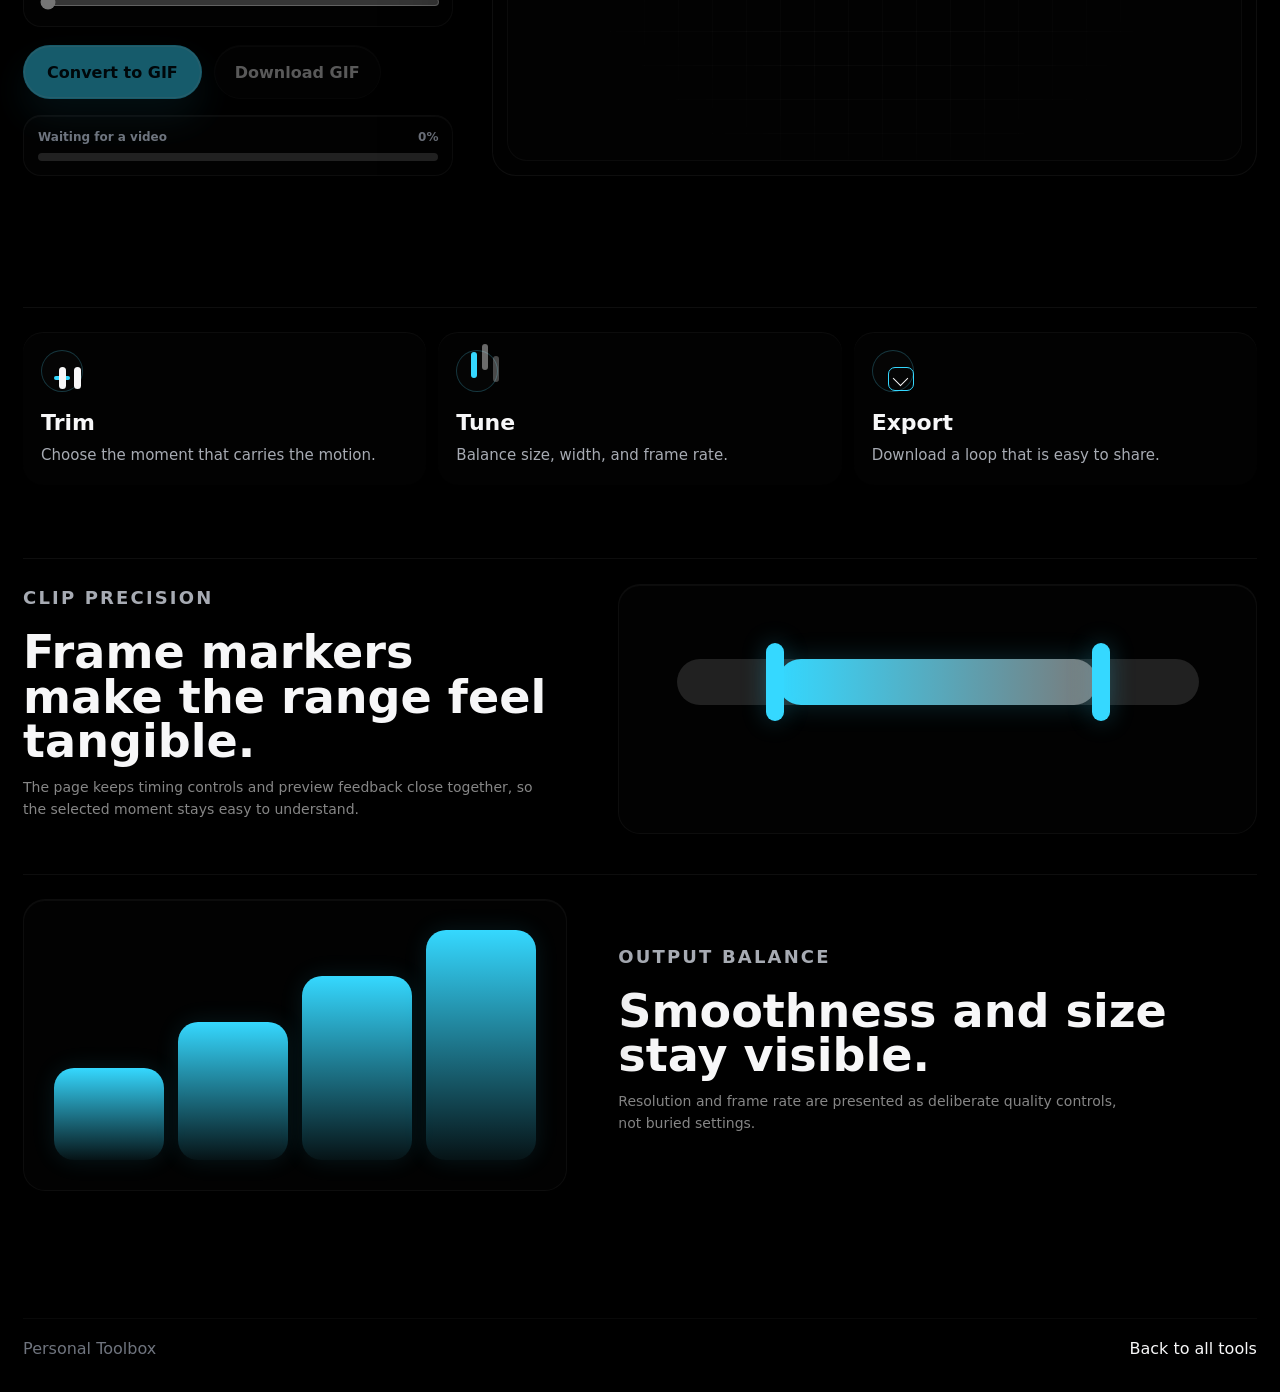
<file: tools/video-to-gif.html>
<!doctype html>
<html lang="en">
  <head>
    <meta charset="utf-8">
    <meta name="viewport" content="width=device-width, initial-scale=1">
    <meta name="description" content="Turn short video clips into shareable GIFs in the browser.">
    <title>Video-to-GIF | Personal Toolbox</title>
    <link rel="stylesheet" href="../assets/css/styles.css">
  </head>
  <body class="tool-page tool-video-gif">
    <header class="site-nav">
      <a class="brand-mark" href="../index.html" aria-label="Personal Toolbox home">
        <span class="brand-glyph" aria-hidden="true"></span>
        <span>Toolbox</span>
      </a>
      <nav aria-label="Primary navigation">
        <a href="../index.html#tools">Tools</a>
        <a href="#converter">Converter</a>
        <a href="#details">Details</a>
      </nav>
    </header>

    <main>
      <section class="tool-hero section-band">
        <div class="hero-copy reveal">
          <div class="tool-title-row">
            <span class="tool-hero-icon" data-icon="videoGif" aria-hidden="true"></span>
            <p class="eyebrow">Video-to-GIF</p>
          </div>
          <h1>Trim the moment. Keep the motion.</h1>
          <p class="hero-text">A focused clip instrument for turning short video segments into clean, shareable GIF loops.</p>
          <div class="hero-actions">
            <a class="button primary" href="#converter">Start converting</a>
            <a class="button secondary" href="../index.html#tools">All tools</a>
          </div>
        </div>

        <div class="tool-hero-visual reveal" aria-label="Video-to-GIF interface illustration">
          <div class="clip-card">
            <div class="clip-toolbar">
              <span class="window-dot"></span>
              <strong>Clip composer</strong>
              <small>GIF</small>
            </div>
            <div class="clip-stage">
              <div class="clip-frame-grid">
                <span></span><span></span><span></span><span></span>
              </div>
              <div class="play-prism large"></div>
              <div class="loop-indicator">
                <span></span>
                Looping
              </div>
            </div>
            <div class="clip-strip">
              <span></span><span></span><span></span><span></span><span></span><span></span>
              <span></span><span></span><span></span><span></span><span></span><span></span>
            </div>
            <div class="trim-rail">
              <i class="trim-handle start"></i>
              <span></span>
              <i class="trim-handle end"></i>
            </div>
            <div class="export-pill">
              <span></span>
              Export ready
            </div>
          </div>
        </div>
      </section>

      <section id="converter" class="section-band converter-band">
        <div class="section-heading reveal">
          <p class="eyebrow">Workspace</p>
          <h2>Preview first. Tune with intent.</h2>
          <p>Load a video, set the range, then use size and frame rate as visible quality controls. The conversion runs in your browser.</p>
        </div>

        <div class="converter-shell reveal">
          <div class="upload-panel">
            <label class="drop-zone" for="videoInput" id="dropZone">
              <input id="videoInput" type="file" accept="video/*">
              <span class="drop-icon" aria-hidden="true"></span>
              <strong>Drop a video here or choose a file</strong>
              <small>MP4, WebM, MOV, and other browser-supported formats</small>
            </label>

            <div class="control-grid" id="controls" aria-live="polite">
              <label class="field">
                <span>Start time</span>
                <input id="startTime" type="number" min="0" step="0.1" value="0" disabled>
              </label>
              <label class="field">
                <span>End time</span>
                <input id="endTime" type="number" min="0" step="0.1" value="0" disabled>
              </label>
              <label class="field">
                <span>Resolution</span>
                <select id="resolution" disabled>
                  <option value="320">320 px wide</option>
                  <option value="480" selected>480 px wide</option>
                  <option value="640">640 px wide</option>
                  <option value="source">Source width</option>
                </select>
              </label>
              <label class="field">
                <span>Frame rate</span>
                <select id="frameRate" disabled>
                  <option value="8">8 fps</option>
                  <option value="12" selected>12 fps</option>
                  <option value="15">15 fps</option>
                  <option value="24">24 fps</option>
                </select>
              </label>
            </div>

            <div class="timeline-control" id="timelineControl">
              <div class="time-readout">
                <span id="durationLabel">No video loaded</span>
                <span id="selectionLabel">Select a clip to preview</span>
              </div>
              <div class="range-pair">
                <input id="startRange" type="range" min="0" max="0" step="0.1" value="0" disabled aria-label="Start time slider">
                <input id="endRange" type="range" min="0" max="0" step="0.1" value="0" disabled aria-label="End time slider">
              </div>
            </div>

            <div class="action-row">
              <button id="convertButton" class="button primary" disabled>Convert to GIF</button>
              <a id="downloadButton" class="button secondary disabled" href="#" download="toolbox-video.gif" aria-disabled="true">Download GIF</a>
            </div>

            <div class="progress-wrap" aria-label="Conversion progress">
              <div class="progress-label">
                <span id="progressText">Waiting for a video</span>
                <span id="progressPercent">0%</span>
              </div>
              <div class="progress-track">
                <span id="progressBar"></span>
              </div>
            </div>
          </div>

          <div class="preview-panel">
            <div class="preview-header">
              <span>Live preview</span>
              <small id="outputMeta">Upload a video to begin</small>
            </div>
            <div class="preview-stage" id="previewStage">
              <video id="sourcePreview" muted playsinline></video>
              <img id="gifPreview" alt="Generated GIF preview">
              <div class="empty-state" id="emptyState">
                <span class="empty-mark"></span>
                <p>Your selected clip appears here.</p>
              </div>
            </div>
          </div>
        </div>
      </section>

      <section class="section-band process-band">
        <div class="process-strip reveal" aria-label="Video-to-GIF workflow">
          <article>
            <span class="process-icon trim"></span>
            <strong>Trim</strong>
            <p>Choose the moment that carries the motion.</p>
          </article>
          <article>
            <span class="process-icon tune"></span>
            <strong>Tune</strong>
            <p>Balance size, width, and frame rate.</p>
          </article>
          <article>
            <span class="process-icon export"></span>
            <strong>Export</strong>
            <p>Download a loop that is easy to share.</p>
          </article>
        </div>
      </section>

      <section id="details" class="section-band feature-story">
        <article class="feature-slice reveal">
          <div>
            <p class="eyebrow">Clip precision</p>
            <h2>Frame markers make the range feel tangible.</h2>
            <p>The page keeps timing controls and preview feedback close together, so the selected moment stays easy to understand.</p>
          </div>
          <div class="detail-diagram trim-diagram" aria-hidden="true">
            <span></span>
            <span></span>
            <span></span>
            <span></span>
          </div>
        </article>

        <article class="feature-slice reverse reveal">
          <div>
            <p class="eyebrow">Output balance</p>
            <h2>Smoothness and size stay visible.</h2>
            <p>Resolution and frame rate are presented as deliberate quality controls, not buried settings.</p>
          </div>
          <div class="detail-diagram quality-diagram" aria-hidden="true">
            <span></span>
            <span></span>
            <span></span>
            <span></span>
          </div>
        </article>
      </section>
    </main>

    <footer class="site-footer">
      <span>Personal Toolbox</span>
      <a href="../index.html#tools">Back to all tools</a>
    </footer>

    <script src="../assets/js/tool-data.js" defer></script>
    <script src="../assets/js/main.js" defer></script>
    <script src="../assets/js/video-to-gif.js" defer></script>
  </body>
</html>
</file>
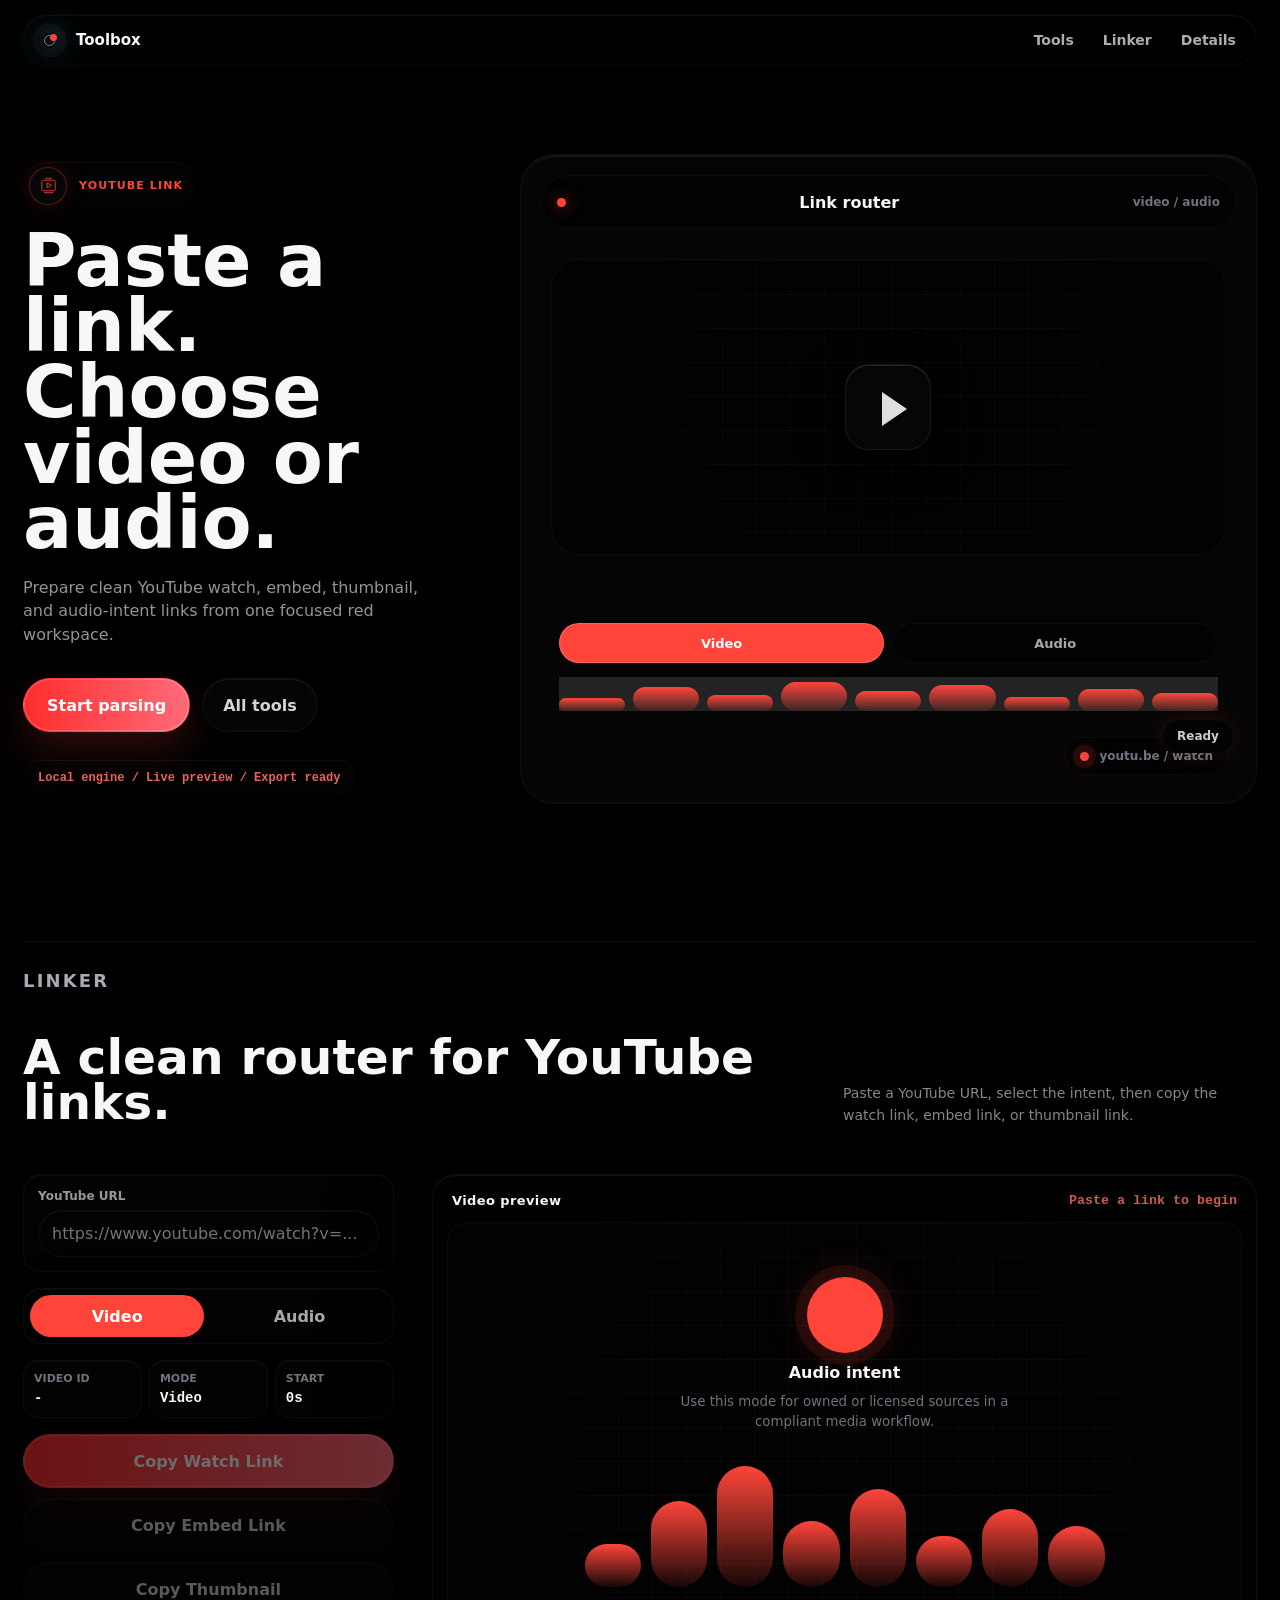
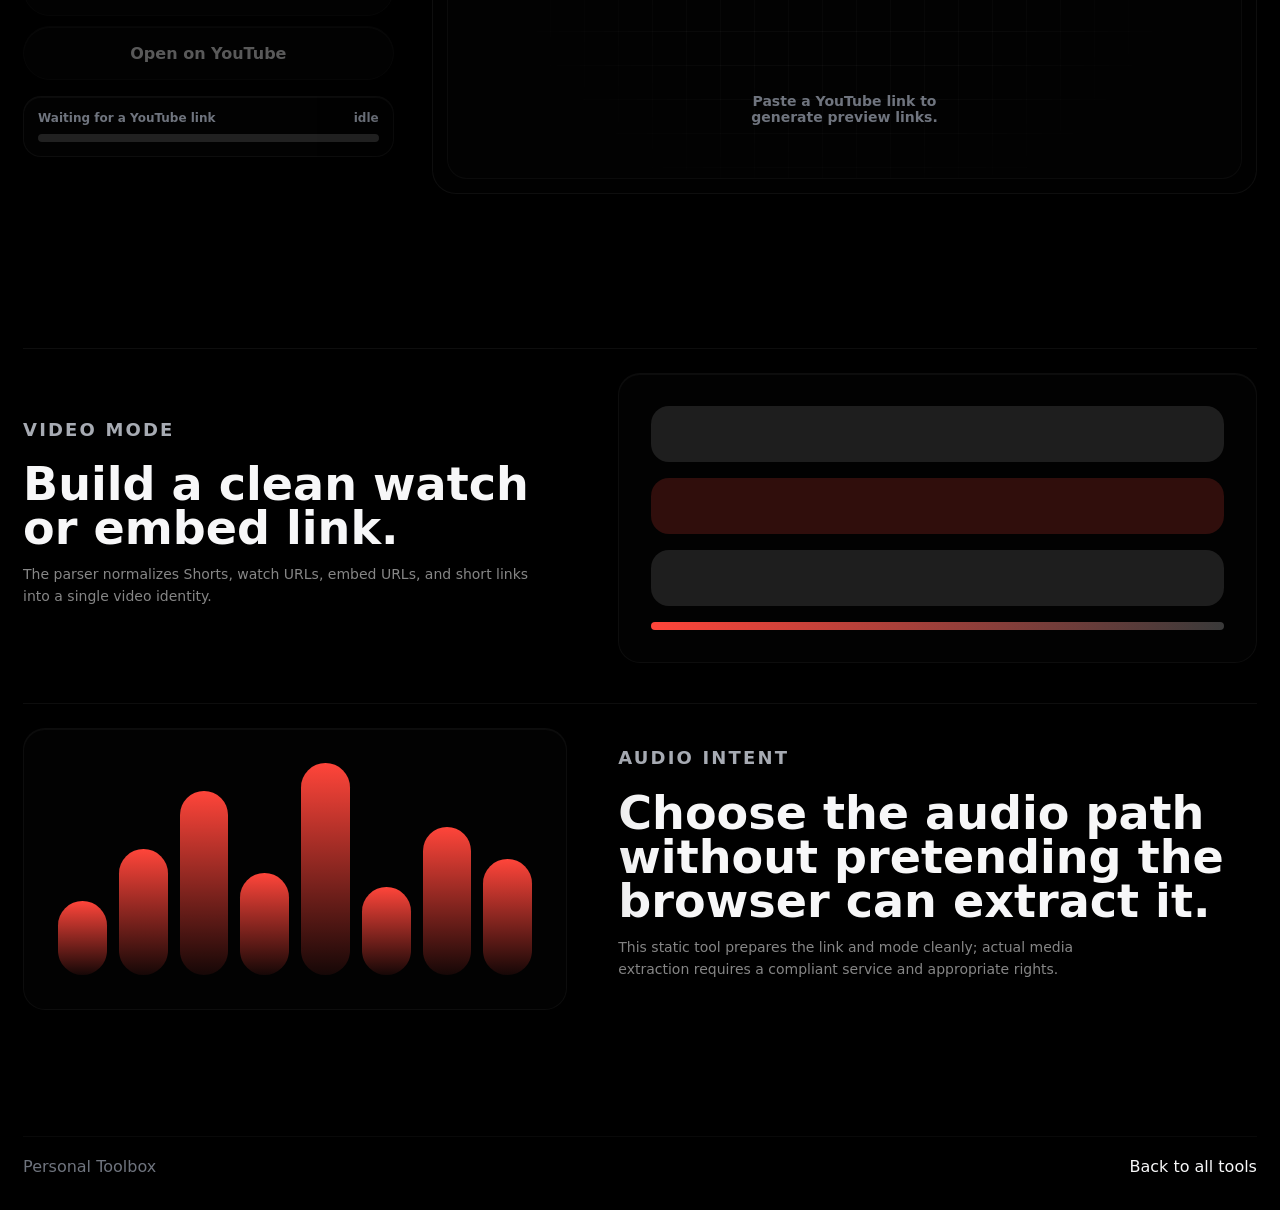
<file: tools/youtube-link.html>
<!doctype html>
<html lang="en">
  <head>
    <meta charset="utf-8">
    <meta name="viewport" content="width=device-width, initial-scale=1">
    <meta name="description" content="Parse YouTube links and prepare video or audio-intent sharing links.">
    <title>YouTube Link | Personal Toolbox</title>
    <link rel="stylesheet" href="../assets/css/styles.css">
  </head>
  <body class="tool-page tool-youtube">
    <header class="site-nav">
      <a class="brand-mark" href="../index.html" aria-label="Personal Toolbox home">
        <span class="brand-glyph" aria-hidden="true"></span>
        <span>Toolbox</span>
      </a>
      <nav aria-label="Primary navigation">
        <a href="../index.html#tools">Tools</a>
        <a href="#linker">Linker</a>
        <a href="#details">Details</a>
      </nav>
    </header>

    <main>
      <section class="tool-hero section-band">
        <div class="hero-copy reveal">
          <div class="tool-title-row">
            <span class="tool-hero-icon" data-icon="youtube" aria-hidden="true"></span>
            <p class="eyebrow">YouTube Link</p>
          </div>
          <h1>Paste a link. Choose video or audio.</h1>
          <p class="hero-text">Prepare clean YouTube watch, embed, thumbnail, and audio-intent links from one focused red workspace.</p>
          <div class="hero-actions">
            <a class="button primary" href="#linker">Start parsing</a>
            <a class="button secondary" href="../index.html#tools">All tools</a>
          </div>
        </div>

        <div class="tool-hero-visual reveal" aria-label="YouTube link interface illustration">
          <div class="youtube-hero-object">
            <div class="youtube-object-top">
              <span></span>
              <strong>Link router</strong>
              <small>video / audio</small>
            </div>
            <div class="youtube-hero-screen">
              <div class="play-prism large"></div>
            </div>
            <div class="youtube-mode-rail">
              <i>Video</i>
              <b>Audio</b>
            </div>
            <div class="youtube-wave-rail">
              <span></span><span></span><span></span><span></span><span></span>
              <span></span><span></span><span></span><span></span>
            </div>
            <div class="youtube-link-pill">
              <span></span>
              youtu.be / watch
            </div>
          </div>
        </div>
      </section>

      <section id="linker" class="section-band youtube-linker-band">
        <div class="section-heading reveal">
          <p class="eyebrow">Linker</p>
          <h2>A clean router for YouTube links.</h2>
          <p>Paste a YouTube URL, select the intent, then copy the watch link, embed link, or thumbnail link.</p>
        </div>

        <div class="youtube-workspace reveal">
          <aside class="youtube-control-object">
            <label class="field youtube-url-field">
              <span>YouTube URL</span>
              <input id="youtubeUrl" type="url" placeholder="https://www.youtube.com/watch?v=..." autocomplete="off">
            </label>

            <div class="mode-toggle" role="group" aria-label="Choose output intent">
              <button id="youtubeVideoMode" class="active" type="button">Video</button>
              <button id="youtubeAudioMode" type="button">Audio</button>
            </div>

            <div class="youtube-stats" aria-label="YouTube link details">
              <span>Video ID <strong id="youtubeId">-</strong></span>
              <span>Mode <strong id="youtubeMode">Video</strong></span>
              <span>Start <strong id="youtubeStart">0s</strong></span>
            </div>

            <div class="youtube-actions">
              <button id="youtubeCopyWatch" class="button primary" disabled>Copy Watch Link</button>
              <button id="youtubeCopyEmbed" class="button secondary" disabled>Copy Embed Link</button>
              <button id="youtubeCopyThumb" class="button secondary" disabled>Copy Thumbnail</button>
              <a id="youtubeOpen" class="button secondary disabled" href="#" target="_blank" rel="noreferrer" aria-disabled="true">Open on YouTube</a>
            </div>

            <div class="progress-wrap youtube-progress">
              <div class="progress-label">
                <span id="youtubeStatus">Waiting for a YouTube link</span>
                <span id="youtubeKind">idle</span>
              </div>
              <div class="progress-track">
                <span id="youtubeProgress"></span>
              </div>
            </div>
          </aside>

          <section class="youtube-preview-object">
            <div class="preview-header">
              <span id="youtubePreviewTitle">Video preview</span>
              <small id="youtubeMeta">Paste a link to begin</small>
            </div>
            <div class="youtube-preview-stage" id="youtubePreviewStage">
              <iframe id="youtubeFrame" title="YouTube video preview" allow="accelerometer; autoplay; clipboard-write; encrypted-media; gyroscope; picture-in-picture; web-share" allowfullscreen></iframe>
              <div id="youtubeAudioPreview" class="youtube-audio-preview" hidden>
                <div class="youtube-audio-core">
                  <span></span>
                  <strong>Audio intent</strong>
                  <small>Use this mode for owned or licensed sources in a compliant media workflow.</small>
                </div>
                <div class="youtube-audio-bars">
                  <i></i><i></i><i></i><i></i><i></i><i></i><i></i><i></i>
                </div>
              </div>
              <p id="youtubeEmpty">Paste a YouTube link to generate preview links.</p>
            </div>
          </section>
        </div>
      </section>

      <section id="details" class="section-band feature-story">
        <article class="feature-slice reveal">
          <div>
            <p class="eyebrow">Video mode</p>
            <h2>Build a clean watch or embed link.</h2>
            <p>The parser normalizes Shorts, watch URLs, embed URLs, and short links into a single video identity.</p>
          </div>
          <div class="detail-diagram youtube-video-diagram" aria-hidden="true">
            <span></span><span></span><span></span><i></i>
          </div>
        </article>

        <article class="feature-slice reverse reveal">
          <div>
            <p class="eyebrow">Audio intent</p>
            <h2>Choose the audio path without pretending the browser can extract it.</h2>
            <p>This static tool prepares the link and mode cleanly; actual media extraction requires a compliant service and appropriate rights.</p>
          </div>
          <div class="detail-diagram youtube-audio-diagram" aria-hidden="true">
            <span></span><span></span><span></span><span></span><span></span>
            <span></span><span></span><span></span>
          </div>
        </article>
      </section>
    </main>

    <footer class="site-footer">
      <span>Personal Toolbox</span>
      <a href="../index.html#tools">Back to all tools</a>
    </footer>

    <div id="youtubeToast" class="tool-toast" role="status" aria-live="polite">Copied</div>

    <script src="../assets/js/tool-data.js" defer></script>
    <script src="../assets/js/main.js" defer></script>
    <script src="../assets/js/youtube-link.js" defer></script>
  </body>
</html>
</file>
<file: assets/css/styles.css>
:root {
  color-scheme: dark;
  --black: #000;
  --object: #050505;
  --object-2: #080808;
  --object-3: #0d0d0e;
  --text: #f7f7f8;
  --muted: #a7abb3;
  --quiet: #6f747e;
  --edge: rgba(255, 255, 255, 0.07);
  --edge-soft: rgba(255, 255, 255, 0.035);
  --accent: #35d8ff;
  --orange: #ff7a1a;
  --violet: #a06bff;
  --green: #68d99b;
  --yellow: #ffd75a;
  --cyan-green: #55f0c3;
  --radius-object: 23px;
  --radius-tight: 16px;
  --radius-pill: 999px;
  --max: 1680px;
  --readable: 720px;
  --chrome: clamp(28px, 4vw, 92px);
  --shadow-object: 0 24px 70px rgba(0, 0, 0, 0.82), inset 0 1px 0 rgba(255, 255, 255, 0.055), inset 0 -1px 0 rgba(255, 255, 255, 0.018);
  --shadow-soft: 0 16px 42px rgba(0, 0, 0, 0.62), inset 0 1px 0 rgba(255, 255, 255, 0.045);
}

* {
  box-sizing: border-box;
}

html {
  scroll-behavior: smooth;
  background: var(--black);
}

body {
  min-width: 320px;
  margin: 0;
  color: var(--text);
  background: var(--black);
  font-family: ui-sans-serif, system-ui, -apple-system, BlinkMacSystemFont, "Segoe UI", sans-serif;
  letter-spacing: 0;
  overflow-x: hidden;
}

body::before {
  content: "";
  position: fixed;
  inset: 0;
  z-index: -1;
  pointer-events: none;
  background-image: radial-gradient(rgba(255, 255, 255, 0.16) 0.5px, transparent 0.5px);
  background-size: 5px 5px;
  opacity: 0.034;
}

a {
  color: inherit;
  text-decoration: none;
}

button,
input,
select,
textarea {
  font: inherit;
}

button {
  border: 0;
}

.site-nav {
  position: sticky;
  top: 14px;
  z-index: 40;
  width: min(var(--max), calc(100% - var(--chrome)));
  min-height: 52px;
  display: flex;
  align-items: center;
  justify-content: space-between;
  gap: 18px;
  margin: 14px auto 0;
  padding: 6px 7px 6px 9px;
  border: 1px solid rgba(255, 255, 255, 0.032);
  border-radius: var(--radius-pill);
  background: rgba(1, 1, 1, 0.94);
  box-shadow: 0 18px 46px rgba(0, 0, 0, 0.78), inset 0 1px 0 rgba(255, 255, 255, 0.055);
  backdrop-filter: blur(18px);
}

.brand-mark,
.site-nav nav,
.hero-actions,
.action-row,
.tool-title-row,
.hero-metrics,
.tool-card-top,
.object-header,
.clip-toolbar,
.export-pill,
.loop-indicator,
.island-object,
.time-readout,
.progress-label {
  display: flex;
  align-items: center;
}

.brand-mark {
  gap: 10px;
  font-size: 15px;
  font-weight: 760;
}

.brand-glyph {
  width: 33px;
  height: 33px;
  position: relative;
  border: 1px solid rgba(255, 255, 255, 0.06);
  border-radius: 50%;
  background: #030303;
  box-shadow: inset 0 0 0 8px rgba(255, 255, 255, 0.035), 0 0 28px rgba(53, 216, 255, 0.12);
}

.brand-glyph::before,
.brand-glyph::after {
  content: "";
  position: absolute;
}

.brand-glyph::before {
  inset: 10px;
  border: 1px solid rgba(255, 255, 255, 0.48);
  border-radius: 50%;
}

.brand-glyph::after {
  width: 7px;
  height: 7px;
  right: 8px;
  top: 9px;
  border-radius: 50%;
  background: var(--accent);
  box-shadow: 0 0 18px rgba(53, 216, 255, 0.85);
}

.site-nav nav {
  gap: 3px;
}

.site-nav nav a {
  min-height: 38px;
  display: inline-flex;
  align-items: center;
  padding: 0 13px;
  border-radius: var(--radius-pill);
  color: rgba(247, 247, 248, 0.7);
  font-size: 14px;
  font-weight: 660;
  transition: color 180ms ease, background 180ms ease, transform 180ms ease;
}

.site-nav nav a:hover,
.site-nav nav a:focus-visible {
  color: var(--text);
  background: rgba(255, 255, 255, 0.055);
  transform: translateY(-1px);
  outline: none;
}

.section-band {
  width: min(var(--max), calc(100% - var(--chrome)));
  margin: 0 auto;
  padding: clamp(88px, 8vw, 140px) 0;
}

.home-hero,
.tool-hero {
  min-height: calc(100svh - 84px);
  display: grid;
  grid-template-columns: minmax(360px, 0.68fr) minmax(560px, 1.32fr);
  align-items: center;
  gap: clamp(54px, 6.4vw, 126px);
  padding-top: 76px;
  padding-bottom: 92px;
}

.hero-copy {
  max-width: var(--readable);
}

.eyebrow,
.feature-kicker {
  margin: 0 0 18px;
  color: var(--accent);
  font-size: 11px;
  font-weight: 790;
  letter-spacing: 0.12em;
  text-transform: uppercase;
}

h1,
h2,
h3,
p {
  margin-top: 0;
}

h1 {
  margin-bottom: 24px;
  font-size: clamp(54px, 7.5vw, 106px);
  line-height: 0.92;
  letter-spacing: 0;
}

h2 {
  margin-bottom: 18px;
  font-size: clamp(36px, 4.8vw, 72px);
  line-height: 0.98;
  letter-spacing: 0;
}

h3 {
  margin: 0;
  font-size: 23px;
  line-height: 1.08;
  letter-spacing: 0;
}

.hero-text,
.section-heading p,
.story-copy p,
.feature-copy p,
.feature-slice p,
.tool-copy p,
.process-strip p {
  color: var(--muted);
  font-size: 18px;
  line-height: 1.62;
}

.hero-text {
  max-width: 590px;
  margin-bottom: 32px;
}

.button {
  min-height: 48px;
  display: inline-flex;
  align-items: center;
  justify-content: center;
  padding: 0 20px;
  border: 1px solid transparent;
  border-radius: var(--radius-pill);
  color: var(--text);
  font-weight: 760;
  cursor: pointer;
  transition: transform 180ms ease, box-shadow 180ms ease, background 180ms ease, border-color 180ms ease, opacity 180ms ease;
}

.button.primary {
  color: #001219;
  background: var(--accent);
  box-shadow: 0 0 0 1px rgba(255, 255, 255, 0.22) inset, 0 18px 38px rgba(53, 216, 255, 0.18);
}

.button.secondary {
  color: rgba(247, 247, 248, 0.86);
  background: #050505;
  border-color: var(--edge);
  box-shadow: inset 0 1px 0 rgba(255, 255, 255, 0.06);
}

.button:hover:not(:disabled):not(.disabled),
.button:focus-visible:not(:disabled):not(.disabled) {
  transform: translateY(-2px);
  box-shadow: 0 20px 48px rgba(0, 0, 0, 0.64), 0 0 34px rgba(53, 216, 255, 0.13);
  outline: none;
}

.button:active:not(:disabled):not(.disabled) {
  transform: translateY(0) scale(0.99);
}

.button:disabled,
.button.disabled {
  opacity: 0.42;
  cursor: not-allowed;
  pointer-events: none;
}

.hero-actions,
.action-row,
.hero-metrics {
  gap: 12px;
  flex-wrap: wrap;
}

.hero-metrics {
  margin-top: 34px;
}

.hero-metrics span {
  min-height: 35px;
  display: inline-flex;
  align-items: center;
  padding: 0 13px;
  border: 1px solid rgba(255, 255, 255, 0.035);
  border-radius: var(--radius-pill);
  color: rgba(247, 247, 248, 0.68);
  background: #020202;
  font-size: 13px;
  font-weight: 650;
}

.hero-visual,
.tool-hero-visual {
  min-height: clamp(620px, 46vw, 780px);
  position: relative;
}

.object-stage {
  min-height: clamp(620px, 46vw, 780px);
  position: relative;
  isolation: isolate;
}

.ambient-ring {
  position: absolute;
  inset: 20% 8% 14% 10%;
  border: 1px solid rgba(255, 255, 255, 0.026);
  border-radius: 50%;
  transform: rotateX(62deg) rotateZ(-14deg);
}

.floating-object {
  position: absolute;
  color: var(--text);
  background: var(--object);
  border: 1px solid rgba(255, 255, 255, 0.032);
  box-shadow: var(--shadow-object);
  animation: floatObject 6.2s ease-in-out infinite;
  will-change: transform;
}

.floating-object::before,
.clip-card::before,
.preview-stage::before,
.showcase-screen::before {
  content: "";
  position: absolute;
  inset: 1px;
  border-radius: inherit;
  border-top: 1px solid rgba(255, 255, 255, 0.08);
  pointer-events: none;
}

.island-object {
  top: 7%;
  left: 21%;
  width: min(360px, 74%);
  min-height: 86px;
  gap: 14px;
  padding: 14px 17px;
  border-radius: var(--radius-pill);
}

.status-dot {
  width: 13px;
  height: 13px;
  flex: none;
  border-radius: 50%;
  background: var(--accent);
  box-shadow: 0 0 0 7px rgba(53, 216, 255, 0.11), 0 0 24px rgba(53, 216, 255, 0.64);
}

.island-copy {
  flex: 1;
  display: grid;
  gap: 3px;
}

.island-copy strong,
.object-header span,
.clip-toolbar strong {
  font-size: 14px;
}

.island-copy small,
.object-header small,
.clip-toolbar small,
.palette-object small,
.wave-motif small {
  color: var(--quiet);
  font-size: 12px;
  font-weight: 700;
}

.tiny-progress {
  width: 72px;
  height: 7px;
  overflow: hidden;
  border-radius: var(--radius-pill);
  background: rgba(255, 255, 255, 0.12);
}

.tiny-progress span {
  display: block;
  width: 70%;
  height: 100%;
  border-radius: inherit;
  background: linear-gradient(90deg, var(--accent), rgba(255, 255, 255, 0.7));
}

.video-object {
  left: 5%;
  top: 24%;
  width: min(474px, 88%);
  padding: 16px;
  border-radius: 34px;
  animation-delay: -1.4s;
}

.object-header {
  justify-content: space-between;
  margin-bottom: 13px;
}

.video-surface {
  position: relative;
  height: 236px;
  overflow: hidden;
  border: 1px solid var(--edge-soft);
  border-radius: 27px;
  background: #020202;
}

.video-surface::before,
.clip-stage::before,
.preview-stage::after {
  content: "";
  position: absolute;
  inset: 0;
  background-image:
    linear-gradient(rgba(255, 255, 255, 0.03) 1px, transparent 1px),
    linear-gradient(90deg, rgba(255, 255, 255, 0.025) 1px, transparent 1px);
  background-size: 34px 34px;
  mask-image: radial-gradient(circle at 50% 45%, #000 0 44%, transparent 75%);
  opacity: 0.8;
}

.play-prism {
  position: absolute;
  left: 50%;
  top: 50%;
  width: 72px;
  height: 72px;
  border: 1px solid var(--edge);
  border-radius: 22px;
  transform: translate(-50%, -50%);
  background: #060606;
  box-shadow: inset 0 1px 0 rgba(255, 255, 255, 0.08), var(--shadow-soft);
}

.play-prism::before {
  content: "";
  position: absolute;
  left: 29px;
  top: 22px;
  border-left: 21px solid rgba(247, 247, 248, 0.9);
  border-top: 14px solid transparent;
  border-bottom: 14px solid transparent;
}

.play-prism.large {
  width: 86px;
  height: 86px;
  border-radius: 24px;
}

.play-prism.large::before {
  left: 36px;
  top: 27px;
  border-left-width: 25px;
  border-top-width: 17px;
  border-bottom-width: 17px;
}

.scanline {
  position: absolute;
  inset: 0 auto 0 0;
  width: 38%;
  background: linear-gradient(90deg, transparent, rgba(53, 216, 255, 0.16), transparent);
  animation: scan 5.2s ease-in-out infinite;
}

.frame-strip,
.clip-card .clip-strip {
  display: grid;
  grid-template-columns: repeat(12, 1fr);
  gap: 6px;
}

.frame-strip {
  margin: 14px 2px 12px;
}

.frame-strip span,
.clip-strip span,
.motif-frames span {
  display: block;
  height: 22px;
  border-radius: 6px;
  background: rgba(255, 255, 255, 0.14);
}

.frame-strip span:nth-child(n+3):nth-child(-n+8),
.clip-strip span:nth-child(n+4):nth-child(-n+9),
.motif-frames span:nth-child(n+3):nth-child(-n+7) {
  background: var(--accent);
  box-shadow: 0 0 18px rgba(53, 216, 255, 0.26);
}

.scrubber-row,
.motif-trim,
.trim-rail,
.export-bar,
.progress-track {
  position: relative;
  height: 8px;
  border-radius: var(--radius-pill);
  background: rgba(255, 255, 255, 0.12);
}

.scrubber-row i,
.scrubber-row b,
.trim-handle {
  position: absolute;
  top: 50%;
  width: 18px;
  height: 18px;
  border-radius: 50%;
  background: var(--accent);
  transform: translateY(-50%);
  box-shadow: 0 0 22px rgba(53, 216, 255, 0.42);
  animation: handlePulse 2.8s ease-in-out infinite;
}

.scrubber-row i {
  left: 22%;
}

.scrubber-row b {
  right: 18%;
  animation-delay: -1.2s;
}

.scrubber-row strong {
  position: absolute;
  left: 24%;
  right: 20%;
  top: 0;
  height: 100%;
  border-radius: inherit;
  background: linear-gradient(90deg, var(--accent), rgba(255, 255, 255, 0.48));
}

.waveform-object {
  right: 2%;
  top: 34%;
  width: 206px;
  padding: 15px;
  border-radius: 27px;
  animation-delay: -2.6s;
}

.wave-bars,
.mini-wave,
.wave-motif {
  display: flex;
  align-items: end;
  gap: 7px;
}

.wave-bars,
.mini-wave {
  height: 88px;
}

.wave-bars span,
.mini-wave span,
.wave-motif span {
  flex: 1;
  min-width: 5px;
  border-radius: var(--radius-pill);
  background: linear-gradient(180deg, var(--orange), rgba(255, 122, 26, 0.16));
  animation: waveRise 2.9s ease-in-out infinite;
}

.wave-bars span:nth-child(1),
.mini-wave span:nth-child(1),
.wave-motif span:nth-child(2) { height: 34%; }
.wave-bars span:nth-child(2),
.mini-wave span:nth-child(2),
.wave-motif span:nth-child(3) { height: 62%; animation-delay: -0.8s; }
.wave-bars span:nth-child(3),
.mini-wave span:nth-child(3),
.wave-motif span:nth-child(4) { height: 84%; animation-delay: -1.4s; }
.wave-bars span:nth-child(4),
.mini-wave span:nth-child(4),
.wave-motif span:nth-child(5) { height: 46%; animation-delay: -0.4s; }
.wave-bars span:nth-child(5),
.mini-wave span:nth-child(5),
.wave-motif span:nth-child(6) { height: 72%; animation-delay: -1.1s; }
.wave-bars span:nth-child(6),
.mini-wave span:nth-child(6),
.wave-motif span:nth-child(7) { height: 38%; animation-delay: -0.2s; }
.wave-bars span:nth-child(7),
.wave-motif span:nth-child(8) { height: 74%; animation-delay: -1.8s; }
.wave-bars span:nth-child(8),
.wave-motif span:nth-child(9) { height: 56%; animation-delay: -0.7s; }
.wave-bars span:nth-child(9) { height: 86%; animation-delay: -1.6s; }
.wave-bars span:nth-child(10) { height: 44%; animation-delay: -0.5s; }

.palette-object {
  right: 11%;
  bottom: 11%;
  width: 214px;
  padding: 14px;
  border-radius: 25px;
  animation-delay: -3.2s;
}

.swatch-row,
.swatches-motif {
  display: grid;
  grid-template-columns: repeat(4, 1fr);
  gap: 8px;
}

.swatch-row {
  margin-bottom: 12px;
}

.swatch-row span,
.swatches-motif span {
  height: 40px;
  border-radius: 14px;
  background: var(--yellow);
}

.swatch-row span:nth-child(2),
.swatches-motif span:nth-child(2) {
  background: var(--accent);
}

.swatch-row span:nth-child(3),
.swatches-motif span:nth-child(3) {
  background: var(--violet);
}

.swatch-row span:nth-child(4),
.swatches-motif span:nth-child(4) {
  background: var(--green);
}

.file-object {
  left: 18%;
  bottom: 5%;
  width: 184px;
  height: 146px;
  border-radius: 28px;
  animation-delay: -4.1s;
}

.file-sheet,
.files-motif span {
  position: absolute;
  border: 1px solid var(--edge-soft);
  border-radius: 16px;
  background: #090909;
  box-shadow: inset 0 1px 0 rgba(255, 255, 255, 0.06);
}

.file-sheet {
  width: 78px;
  height: 100px;
  left: 38px;
  top: 24px;
  transform: rotate(-7deg);
}

.file-sheet:nth-child(2) {
  left: 68px;
  top: 18px;
  transform: rotate(7deg);
}

.file-path {
  position: absolute;
  left: 30px;
  right: 30px;
  bottom: 22px;
  height: 7px;
  border-radius: var(--radius-pill);
  background: linear-gradient(90deg, var(--green), rgba(104, 217, 155, 0.12));
}

.section-heading {
  max-width: var(--readable);
  margin-bottom: clamp(42px, 4vw, 66px);
}

.featured-tools {
  padding-top: 76px;
}

.showcase-grid {
  display: grid;
  grid-template-columns: minmax(560px, 1.36fr) minmax(300px, 0.64fr);
  gap: clamp(32px, 4vw, 74px);
  align-items: center;
}

.feature-product {
  min-height: 500px;
  display: grid;
  grid-template-columns: minmax(0, 0.68fr) minmax(420px, 1.32fr);
  gap: clamp(28px, 3vw, 54px);
  align-items: center;
  padding: 0;
  transition: transform 220ms ease;
}

.feature-product:hover,
.feature-product:focus-visible {
  transform: translateY(-3px);
  outline: none;
}

.feature-copy {
  max-width: 390px;
}

.feature-copy p {
  margin-bottom: 0;
}

.showcase-visual {
  min-height: 416px;
  position: relative;
}

.showcase-screen {
  position: absolute;
  inset: 8% 0 0 0;
  overflow: hidden;
  border: 1px solid rgba(255, 255, 255, 0.032);
  border-radius: 28px;
  background: var(--object);
  box-shadow: var(--shadow-object);
}

.frame-window {
  position: absolute;
  inset: 34px 34px 126px;
  border: 1px solid rgba(255, 255, 255, 0.032);
  border-radius: 21px;
  background: #020202;
  overflow: hidden;
}

.frame-window::before {
  content: "";
  position: absolute;
  inset: 0;
  background-image:
    linear-gradient(rgba(255, 255, 255, 0.03) 1px, transparent 1px),
    linear-gradient(90deg, rgba(255, 255, 255, 0.025) 1px, transparent 1px);
  background-size: 32px 32px;
}

.frame-window::after {
  content: "";
  position: absolute;
  left: 50%;
  top: 50%;
  width: 76px;
  height: 76px;
  border: 1px solid var(--edge);
  border-radius: 22px;
  background: #060606;
  transform: translate(-50%, -50%);
}

.frame-rail {
  position: absolute;
  left: 34px;
  right: 34px;
  bottom: 78px;
  display: grid;
  grid-template-columns: repeat(10, 1fr);
  gap: 7px;
}

.frame-rail span {
  height: 40px;
  border-radius: 11px;
  background: rgba(255, 255, 255, 0.13);
}

.frame-rail span:nth-child(n+4):nth-child(-n+8) {
  background: var(--accent);
  box-shadow: 0 0 24px rgba(53, 216, 255, 0.3);
}

.export-bar {
  position: absolute;
  left: 34px;
  right: 34px;
  bottom: 38px;
}

.export-bar span {
  display: block;
  width: 68%;
  height: 100%;
  border-radius: inherit;
  background: linear-gradient(90deg, var(--accent), rgba(255, 255, 255, 0.56));
  animation: progressSlide 4.2s ease-in-out infinite;
}

.side-showcases {
  display: grid;
  gap: 28px;
}

.mini-showcase {
  min-height: 220px;
  display: flex;
  flex-direction: column;
  justify-content: space-between;
  padding: 16px;
  border: 1px solid var(--edge-soft);
  border-radius: 30px;
  background: var(--object);
  box-shadow: var(--shadow-object);
}

.audio-accent {
  --accent: var(--orange);
}

.image-accent {
  --accent: var(--violet);
}

.mini-showcase h3 {
  margin-top: 12px;
}

.mini-layers {
  position: relative;
  height: 102px;
}

.mini-layers span,
.layers-motif span {
  position: absolute;
  border: 1px solid var(--edge-soft);
  border-radius: 18px;
  background: #080808;
}

.mini-layers span {
  width: 48%;
  height: 74px;
}

.mini-layers span:nth-child(1),
.layers-motif span:nth-child(1) {
  left: 0;
  bottom: 0;
}

.mini-layers span:nth-child(2),
.layers-motif span:nth-child(2) {
  left: 25%;
  bottom: 18px;
}

.mini-layers span:nth-child(3),
.layers-motif span:nth-child(3) {
  right: 0;
  bottom: 36px;
  border-color: rgba(160, 107, 255, 0.42);
}

.tool-feel-panel {
  min-height: 430px;
  display: grid;
  grid-template-columns: minmax(0, 0.62fr) minmax(460px, 1.38fr);
  gap: clamp(36px, 5vw, 92px);
  align-items: center;
}

.workflow-object {
  display: grid;
  gap: 14px;
}

.workflow-step {
  min-height: 78px;
  display: grid;
  grid-template-columns: 44px 1fr 120px;
  gap: 14px;
  align-items: center;
  padding: 12px;
  border: 1px solid rgba(255, 255, 255, 0.035);
  border-radius: var(--radius-pill);
  background: var(--object);
  box-shadow: var(--shadow-soft);
}

.workflow-step span {
  width: 44px;
  height: 44px;
  display: grid;
  place-items: center;
  border-radius: 50%;
  color: var(--accent);
  background: #020202;
  font-size: 12px;
  font-weight: 790;
}

.workflow-step strong {
  font-size: 20px;
}

.workflow-step i {
  height: 8px;
  border-radius: var(--radius-pill);
  background: rgba(255, 255, 255, 0.12);
}

.workflow-step i::before {
  content: "";
  display: block;
  width: 64%;
  height: 100%;
  border-radius: inherit;
  background: linear-gradient(90deg, var(--accent), rgba(255, 255, 255, 0.42));
  animation: progressSlide 4.2s ease-in-out infinite;
}

.workflow-step.active {
  border-color: rgba(53, 216, 255, 0.16);
}

.category-stack {
  display: grid;
  gap: clamp(34px, 4vw, 66px);
}

.category-block {
  display: grid;
  grid-template-columns: minmax(160px, 0.18fr) minmax(0, 1fr);
  gap: clamp(22px, 3vw, 48px);
  align-items: start;
}

.category-label {
  position: sticky;
  top: 104px;
  padding-top: 10px;
}

.category-label h3,
.category-label p {
  margin: 0;
}

.category-label h3 {
  font-size: 18px;
}

.category-label p {
  margin-top: 9px;
  color: var(--quiet);
  line-height: 1.55;
}

.tool-grid {
  display: grid;
  grid-template-columns: repeat(auto-fit, minmax(min(100%, 246px), 1fr));
  gap: clamp(14px, 1.45vw, 23px);
}

.tool-card {
  min-height: clamp(258px, 18vw, 322px);
  display: flex;
  flex-direction: column;
  gap: 12px;
  position: relative;
  padding: 13px;
  overflow: hidden;
  border: 1px solid rgba(255, 255, 255, 0.032);
  border-radius: 23px;
  background: var(--object);
  box-shadow: var(--shadow-object);
  cursor: pointer;
  transition: transform 240ms cubic-bezier(0.16, 1, 0.3, 1), border-color 220ms ease, box-shadow 220ms ease, background 220ms ease;
}

.tool-card:hover,
.tool-card:focus-visible {
  transform: translateY(-7px) scale(1.012);
  border-color: color-mix(in srgb, var(--tool-accent) 24%, rgba(255, 255, 255, 0.05));
  background: #030303;
  box-shadow: 0 34px 92px rgba(0, 0, 0, 0.84), 0 0 24px color-mix(in srgb, var(--tool-accent) 10%, transparent), inset 0 1px 0 rgba(255, 255, 255, 0.06);
  outline: none;
}

.tool-card.disabled-card {
  cursor: default;
  opacity: 0.78;
}

.tool-card-top {
  justify-content: space-between;
  gap: 12px;
}

.tool-icon {
  width: 42px;
  height: 42px;
  display: grid;
  place-items: center;
  color: var(--tool-accent);
  border: 1px solid color-mix(in srgb, var(--tool-accent) 18%, rgba(255, 255, 255, 0.04));
  border-radius: 15px;
  background: #020202;
  box-shadow: inset 0 1px 0 rgba(255, 255, 255, 0.035), 0 0 18px color-mix(in srgb, var(--tool-accent) 8%, transparent);
}

.tool-icon svg,
.tool-hero-icon svg {
  width: 27px;
  height: 27px;
  overflow: visible;
}

.tool-status {
  min-height: 25px;
  display: inline-flex;
  align-items: center;
  padding: 0 9px;
  border: 1px solid rgba(255, 255, 255, 0.032);
  border-radius: var(--radius-pill);
  color: rgba(247, 247, 248, 0.68);
  background: #020202;
  font-size: 10px;
  font-weight: 720;
}

.card-motif {
  min-height: clamp(118px, 8.8vw, 146px);
  position: relative;
  margin-top: 2px;
  padding: 10px;
  overflow: hidden;
  border-radius: 19px;
  background: #020202;
  box-shadow: inset 0 1px 0 rgba(255, 255, 255, 0.04), inset 0 -1px 0 rgba(255, 255, 255, 0.018);
  transition: transform 240ms cubic-bezier(0.16, 1, 0.3, 1);
}

.tool-card:hover .card-motif,
.tool-card:focus-visible .card-motif {
  transform: translateY(-2px);
}

.motif-scale {
  display: flex;
  justify-content: space-between;
  margin-bottom: 8px;
}

.motif-scale small {
  color: color-mix(in srgb, var(--tool-accent) 74%, white 18%);
  font-size: 10px;
  font-weight: 760;
}

.motif-frames {
  display: grid;
  grid-template-columns: repeat(10, 1fr);
  gap: 5px;
  margin-bottom: 15px;
}

.motif-frames span {
  height: clamp(26px, 2vw, 34px);
  animation: motifBlink 3.7s ease-in-out infinite;
}

.motif-frames span:nth-child(2n) { animation-delay: -0.9s; }
.motif-frames span:nth-child(3n) { animation-delay: -1.7s; }

.motif-trim i,
.motif-trim b,
.motif-trim em {
  position: absolute;
  top: 50%;
  transform: translateY(-50%);
}

.motif-trim i,
.motif-trim b {
  width: 14px;
  height: 28px;
  border-radius: 8px;
  background: var(--tool-accent);
  box-shadow: 0 0 18px color-mix(in srgb, var(--tool-accent) 34%, transparent);
}

.motif-trim i {
  left: 24%;
}

.motif-trim b {
  right: 22%;
}

.motif-trim em {
  left: calc(24% + 10px);
  right: calc(22% + 10px);
  height: 100%;
  border-radius: inherit;
  background: linear-gradient(90deg, var(--tool-accent), rgba(255, 255, 255, 0.32));
}

.wave-motif {
  height: 126px;
  padding-top: 18px;
  gap: 4px;
}

.wave-motif small {
  position: absolute;
  left: 0;
  top: 0;
  color: var(--tool-accent);
}

.layers-motif span {
  width: 48%;
  height: 76px;
}

.layers-motif i {
  position: absolute;
  left: 18%;
  right: 9%;
  bottom: 12px;
  height: 4px;
  border-radius: var(--radius-pill);
  background: linear-gradient(90deg, var(--tool-accent), rgba(255, 255, 255, 0.28));
}

.swatches-motif {
  grid-template-columns: repeat(5, 1fr);
  align-items: end;
  height: 104px;
}

.swatches-motif span {
  height: 78px;
}

.swatches-motif span:nth-child(5) {
  background: var(--orange);
}

.files-motif span {
  width: 82px;
  height: 82px;
}

.files-motif span:nth-child(1) {
  left: 6%;
  top: 12px;
  transform: rotate(-8deg);
}

.files-motif span:nth-child(2) {
  left: 34%;
  top: 3px;
  transform: rotate(4deg);
}

.files-motif span:nth-child(3) {
  right: 7%;
  top: 20px;
  transform: rotate(9deg);
  border-color: color-mix(in srgb, var(--tool-accent) 38%, rgba(255, 255, 255, 0.08));
}

.files-motif i {
  position: absolute;
  left: 15%;
  right: 14%;
  bottom: 10px;
  height: 7px;
  border-radius: var(--radius-pill);
  background: linear-gradient(90deg, var(--tool-accent), rgba(255, 255, 255, 0.22));
}

.batch-motif span {
  position: absolute;
  height: 24px;
  border-radius: var(--radius-pill);
  background: rgba(255, 255, 255, 0.12);
}

.batch-motif span:nth-child(1) {
  left: 4%;
  right: 38%;
  top: 18px;
}

.batch-motif span:nth-child(2) {
  left: 22%;
  right: 14%;
  top: 48px;
  background: var(--tool-accent);
}

.batch-motif span:nth-child(3) {
  left: 8%;
  right: 28%;
  top: 78px;
}

.batch-motif i {
  position: absolute;
  width: 42px;
  height: 42px;
  right: 9%;
  top: 32px;
  border: 1px solid color-mix(in srgb, var(--tool-accent) 46%, rgba(255, 255, 255, 0.08));
  border-radius: 50%;
}

.ascii-motif {
  display: grid;
  align-content: center;
}

.ascii-glyphs {
  display: grid;
  grid-template-columns: repeat(6, 1fr);
  gap: 6px;
  font-family: Consolas, "Courier New", monospace;
}

.ascii-glyphs span {
  min-height: 28px;
  display: grid;
  place-items: center;
  border-radius: 8px;
  color: rgba(247, 247, 248, 0.5);
  background: rgba(255, 255, 255, 0.1);
  font-size: 16px;
  font-weight: 760;
  animation: glyphFlicker 4.8s ease-in-out infinite;
}

.ascii-glyphs span:nth-child(2n) { animation-delay: -1.2s; }
.ascii-glyphs span:nth-child(3n) { animation-delay: -2.4s; }

.ascii-glyphs span:nth-child(3n + 1),
.ascii-glyphs span:nth-child(4) {
  color: var(--tool-accent);
  background: color-mix(in srgb, var(--tool-accent) 18%, #050505);
  box-shadow: 0 0 18px color-mix(in srgb, var(--tool-accent) 24%, transparent);
}

.ascii-motif i {
  height: 7px;
  margin-top: 14px;
  border-radius: var(--radius-pill);
  background: linear-gradient(90deg, var(--tool-accent), rgba(255, 255, 255, 0.22));
  animation: progressSlide 3.6s ease-in-out infinite;
}

.jpeg-motif {
  display: grid;
  align-content: center;
  gap: 14px;
}

.jpeg-blocks {
  display: grid;
  grid-template-columns: repeat(4, 1fr);
  gap: 7px;
}

.jpeg-blocks span {
  min-height: 38px;
  border-radius: 10px;
  background: rgba(255, 255, 255, 0.11);
  animation: blockSignal 4.2s ease-in-out infinite;
}

.jpeg-blocks span:nth-child(2n) { animation-delay: -1.1s; }
.jpeg-blocks span:nth-child(3n) { animation-delay: -2s; }

.jpeg-blocks span:nth-child(2),
.jpeg-blocks span:nth-child(3),
.jpeg-blocks span:nth-child(6) {
  background: var(--tool-accent);
  box-shadow: 0 0 18px color-mix(in srgb, var(--tool-accent) 24%, transparent);
}

.jpeg-meter {
  height: 7px;
  border-radius: var(--radius-pill);
  background: rgba(255, 255, 255, 0.12);
}

.jpeg-meter i {
  display: block;
  width: 62%;
  height: 100%;
  border-radius: inherit;
  background: linear-gradient(90deg, var(--tool-accent), rgba(255, 255, 255, 0.22));
  animation: progressSlide 3.8s ease-in-out infinite;
}

.youtube-motif {
  display: grid;
  align-content: center;
  gap: 11px;
}

.youtube-screen {
  height: 62px;
  position: relative;
  border: 1px solid color-mix(in srgb, var(--tool-accent) 24%, rgba(255, 255, 255, 0.08));
  border-radius: 18px;
  background: #020202;
}

.youtube-screen span {
  position: absolute;
  left: 50%;
  top: 50%;
  width: 34px;
  height: 34px;
  border-radius: 50%;
  background: var(--tool-accent);
  transform: translate(-50%, -50%);
  box-shadow: 0 0 20px color-mix(in srgb, var(--tool-accent) 28%, transparent);
  animation: objectPulse 2.7s ease-in-out infinite;
}

.youtube-screen span::before {
  content: "";
  position: absolute;
  left: 13px;
  top: 9px;
  border-left: 12px solid #fff;
  border-top: 8px solid transparent;
  border-bottom: 8px solid transparent;
}

.youtube-switch {
  height: 28px;
  display: grid;
  grid-template-columns: 1fr 1fr;
  gap: 6px;
}

.youtube-switch i,
.youtube-switch b {
  border-radius: var(--radius-pill);
  background: rgba(255, 255, 255, 0.12);
}

.youtube-switch i {
  background: var(--tool-accent);
}

.youtube-wave {
  height: 32px;
  display: flex;
  align-items: end;
  gap: 6px;
}

.youtube-wave span {
  flex: 1;
  border-radius: var(--radius-pill);
  background: linear-gradient(180deg, var(--tool-accent), rgba(255, 255, 255, 0.06));
  animation: waveRise 2.4s ease-in-out infinite;
}

.youtube-wave span:nth-child(1) { height: 38%; }
.youtube-wave span:nth-child(2) { height: 76%; }
.youtube-wave span:nth-child(3) { height: 54%; animation-delay: -0.8s; }
.youtube-wave span:nth-child(4) { height: 86%; animation-delay: -1.4s; }
.youtube-wave span:nth-child(5) { height: 44%; animation-delay: -0.4s; }

.audio-view-motif {
  display: grid;
  align-content: center;
  gap: 13px;
}

.audio-motif-wave {
  height: 42px;
  display: flex;
  align-items: center;
  gap: 3px;
}

.audio-motif-wave span {
  flex: 1;
  min-width: 2px;
  height: 50%;
  border-radius: var(--radius-pill);
  background: linear-gradient(180deg, var(--tool-accent), rgba(255, 255, 255, 0.08));
  animation: waveRise 2.2s ease-in-out infinite;
}

.audio-motif-wave span:nth-child(1) { height: 34%; }
.audio-motif-wave span:nth-child(2) { height: 74%; animation-delay: -0.6s; }
.audio-motif-wave span:nth-child(3) { height: 48%; animation-delay: -1s; }
.audio-motif-wave span:nth-child(4) { height: 92%; animation-delay: -1.5s; }
.audio-motif-wave span:nth-child(5) { height: 58%; animation-delay: -0.2s; }
.audio-motif-wave span:nth-child(6) { height: 42%; animation-delay: -0.9s; }
.audio-motif-wave span:nth-child(7) { height: 82%; animation-delay: -1.8s; }
.audio-motif-wave span:nth-child(8) { height: 36%; animation-delay: -0.5s; }
.audio-motif-wave span:nth-child(9) { height: 68%; animation-delay: -1.2s; }
.audio-motif-wave span:nth-child(10) { height: 94%; animation-delay: -1.6s; }
.audio-motif-wave span:nth-child(11) { height: 54%; animation-delay: -0.3s; }
.audio-motif-wave span:nth-child(12) { height: 76%; animation-delay: -1.9s; }
.audio-motif-wave span:nth-child(13) { height: 40%; animation-delay: -0.8s; }
.audio-motif-wave span:nth-child(14) { height: 88%; animation-delay: -1.4s; }
.audio-motif-wave span:nth-child(15) { height: 62%; animation-delay: -0.1s; }
.audio-motif-wave span:nth-child(16) { height: 48%; animation-delay: -1s; }

.audio-motif-roll {
  min-height: 50px;
  position: relative;
  overflow: hidden;
  border-radius: 14px;
  background:
    linear-gradient(rgba(255, 255, 255, 0.045) 1px, transparent 1px),
    #020202;
  background-size: 100% 10px;
}

.audio-motif-roll i,
.audio-motif-roll b {
  position: absolute;
  height: 8px;
  border-radius: var(--radius-pill);
  background: var(--tool-accent);
  box-shadow: 0 0 16px color-mix(in srgb, var(--tool-accent) 20%, transparent);
  animation: noteDrift 5.2s linear infinite;
}

.audio-motif-roll i:nth-child(1) { left: 9%; top: 9px; width: 26%; }
.audio-motif-roll i:nth-child(2) { left: 31%; top: 30px; width: 20%; }
.audio-motif-roll i:nth-child(3) { left: 53%; top: 18px; width: 31%; }
.audio-motif-roll i:nth-child(4) { left: 70%; top: 39px; width: 18%; }
.audio-motif-roll i:nth-child(5) { left: 14%; top: 39px; width: 16%; }
.audio-motif-roll i:nth-child(6) { left: 43%; top: 7px; width: 18%; }

.audio-motif-roll b {
  opacity: 0.32;
  background: rgba(255, 255, 255, 0.42);
}

.audio-motif-roll b:nth-child(7) { left: 4%; top: 20px; width: 12%; }
.audio-motif-roll b:nth-child(8) { left: 24%; top: 20px; width: 12%; }
.audio-motif-roll b:nth-child(9) { left: 64%; top: 29px; width: 12%; }
.audio-motif-roll b:nth-child(10) { left: 86%; top: 12px; width: 10%; }

.audio-motif-volume {
  height: 7px;
  overflow: hidden;
  border-radius: var(--radius-pill);
  background: rgba(255, 255, 255, 0.11);
}

.audio-motif-volume em {
  display: block;
  width: 68%;
  height: 100%;
  border-radius: inherit;
  background: linear-gradient(90deg, var(--tool-accent), rgba(255, 255, 255, 0.32));
  animation: progressSlide 3.7s ease-in-out infinite;
}

.stem-motif {
  display: grid;
  align-content: center;
  gap: 12px;
}

.stem-lanes {
  display: grid;
  gap: 7px;
}

.stem-lanes span {
  height: 12px;
  position: relative;
  overflow: hidden;
  border-radius: var(--radius-pill);
  background: rgba(255, 255, 255, 0.11);
}

.stem-lanes i,
.stem-lanes b {
  position: absolute;
  inset-block: 0;
  border-radius: inherit;
  background: var(--tool-accent);
  box-shadow: 0 0 18px color-mix(in srgb, var(--tool-accent) 18%, transparent);
  animation: progressSlide 3.6s ease-in-out infinite;
}

.stem-lanes i {
  left: 0;
  width: 46%;
}

.stem-lanes b {
  right: 0;
  width: 18%;
  opacity: 0.46;
}

.stem-lanes span:nth-child(2) i { width: 76%; animation-delay: -0.7s; }
.stem-lanes span:nth-child(3) i { width: 38%; animation-delay: -1.4s; }
.stem-lanes span:nth-child(4) i { width: 58%; animation-delay: -0.2s; }
.stem-lanes span:nth-child(5) i { width: 66%; animation-delay: -1.9s; }

.stem-notes {
  height: 40px;
  display: flex;
  align-items: end;
  gap: 6px;
}

.stem-notes i {
  flex: 1;
  border-radius: var(--radius-pill);
  background: linear-gradient(180deg, var(--tool-accent), rgba(255, 255, 255, 0.08));
  animation: waveRise 2.4s ease-in-out infinite;
}

.stem-notes i:nth-child(1) { height: 38%; }
.stem-notes i:nth-child(2) { height: 72%; animation-delay: -0.7s; }
.stem-notes i:nth-child(3) { height: 48%; animation-delay: -1.3s; }
.stem-notes i:nth-child(4) { height: 92%; animation-delay: -0.2s; }
.stem-notes i:nth-child(5) { height: 58%; animation-delay: -1.7s; }
.stem-notes i:nth-child(6) { height: 80%; animation-delay: -0.9s; }

.style-analyzer-motif {
  display: grid;
  align-content: center;
  gap: 12px;
}

.style-motif-preview {
  min-height: 66px;
  position: relative;
  overflow: hidden;
  border-radius: 18px;
  background: #020202;
}

.style-motif-preview span,
.style-motif-preview i,
.style-motif-preview b {
  position: absolute;
  display: block;
  border-radius: 999px;
}

.style-motif-preview span {
  left: 14px;
  top: 14px;
  width: 42px;
  height: 42px;
  background: var(--tool-accent);
  box-shadow: 0 0 22px color-mix(in srgb, var(--tool-accent) 24%, transparent);
}

.style-motif-preview i {
  right: 18px;
  top: 18px;
  width: 58px;
  height: 8px;
  background: rgba(255, 255, 255, 0.34);
}

.style-motif-preview b {
  right: 38px;
  bottom: 18px;
  width: 84px;
  height: 8px;
  background: color-mix(in srgb, var(--tool-accent) 80%, rgba(255, 255, 255, 0.2));
}

.style-motif-palette {
  display: grid;
  grid-template-columns: 1.5fr 1fr 0.8fr 1.2fr;
  gap: 6px;
}

.style-motif-palette span {
  height: 20px;
  border-radius: 8px;
  background: var(--tool-accent);
  animation: swatchPop 5.4s ease-in-out infinite;
}

.style-motif-palette span:nth-child(2) { animation-delay: -0.8s; }
.style-motif-palette span:nth-child(3) { animation-delay: -1.5s; }
.style-motif-palette span:nth-child(4) { animation-delay: -2.3s; }

.style-motif-palette span:nth-child(2) { background: #7a7dff; }
.style-motif-palette span:nth-child(3) { background: rgba(255, 255, 255, 0.72); }
.style-motif-palette span:nth-child(4) { background: rgba(255, 255, 255, 0.16); }

.style-motif-bars {
  display: grid;
  gap: 6px;
}

.style-motif-bars i {
  height: 7px;
  border-radius: var(--radius-pill);
  background: rgba(255, 255, 255, 0.12);
  overflow: hidden;
}

.style-motif-bars i::before {
  content: "";
  display: block;
  height: 100%;
  border-radius: inherit;
  background: linear-gradient(90deg, var(--tool-accent), rgba(255, 255, 255, 0.26));
  animation: metricReveal 4.1s ease-in-out infinite;
}

.style-motif-bars i:nth-child(1)::before { width: 82%; }
.style-motif-bars i:nth-child(2)::before { width: 58%; }
.style-motif-bars i:nth-child(3)::before { width: 70%; }

.qr-motif {
  display: grid;
  align-content: center;
  gap: 13px;
}

.qr-mini-grid {
  display: grid;
  grid-template-columns: repeat(3, 1fr);
  gap: 7px;
}

.qr-mini-grid span {
  min-height: 32px;
  border-radius: 9px;
  background: rgba(255, 255, 255, 0.11);
  animation: qrCell 4.8s ease-in-out infinite;
}

.qr-mini-grid span:nth-child(2n) { animation-delay: -1.3s; }
.qr-mini-grid span:nth-child(3n) { animation-delay: -2.2s; }

.qr-mini-grid span:nth-child(1),
.qr-mini-grid span:nth-child(3),
.qr-mini-grid span:nth-child(7),
.qr-mini-grid span:nth-child(5) {
  background: color-mix(in srgb, var(--tool-accent) 80%, #050505);
  box-shadow: 0 0 20px color-mix(in srgb, var(--tool-accent) 18%, transparent);
}

.qr-scan-line {
  height: 9px;
  overflow: hidden;
  border-radius: var(--radius-pill);
  background: rgba(255, 255, 255, 0.11);
}

.qr-scan-line i {
  display: block;
  width: 52%;
  height: 100%;
  border-radius: inherit;
  background: linear-gradient(90deg, transparent, var(--tool-accent), transparent);
  animation: progressSlide 3.4s ease-in-out infinite;
}

.lyrics-motif {
  display: grid;
  align-content: center;
  gap: 10px;
}

.lyrics-motif p {
  display: flex;
  gap: 5px;
  margin: 0;
}

.lyrics-motif p span,
.lyrics-motif p i,
.lyrics-motif p b,
.lyrics-motif p em {
  height: 24px;
  display: block;
  border-radius: 7px;
  background: rgba(255, 255, 255, 0.11);
  font-style: normal;
}

.lyrics-motif p span { width: 31%; background: #ff2d55; }
.lyrics-motif p i { width: 19%; background: #35e0a1; }
.lyrics-motif p b { width: 24%; background: #ffd60a; }
.lyrics-motif p em { width: 16%; background: #64d2ff; }

.lyrics-motif-rail {
  height: 7px;
  display: grid;
  grid-template-columns: 1fr 0.7fr 1.2fr 0.9fr;
  gap: 6px;
  margin-top: 5px;
}

.lyrics-motif-rail span {
  border-radius: var(--radius-pill);
  background: color-mix(in srgb, var(--tool-accent) 72%, rgba(255, 255, 255, 0.18));
  box-shadow: 0 0 18px color-mix(in srgb, var(--tool-accent) 18%, transparent);
}

.tool-copy {
  display: grid;
  gap: 7px;
}

.tool-copy h3 {
  font-size: clamp(18px, 1.35vw, 22px);
}

.tool-copy p {
  margin: 0;
  display: -webkit-box;
  overflow: hidden;
  -webkit-box-orient: vertical;
  -webkit-line-clamp: 2;
  font-size: 13px;
  line-height: 1.45;
}

.tool-meta {
  display: flex;
  justify-content: space-between;
  gap: 14px;
  margin-top: auto;
  color: var(--quiet);
  font-size: 11px;
  font-weight: 720;
}

.site-footer {
  width: min(var(--max), calc(100% - var(--chrome)));
  display: flex;
  justify-content: space-between;
  gap: 18px;
  margin: 0 auto;
  padding: 42px 0 54px;
  border-top: 1px solid var(--edge-soft);
  color: var(--quiet);
}

.site-footer a {
  color: var(--text);
}

.tool-page {
  --accent: #35d8ff;
}

.tool-title-row {
  gap: 14px;
  margin-bottom: 22px;
}

.tool-title-row .eyebrow {
  margin: 0;
}

.tool-hero-icon {
  width: 58px;
  height: 58px;
  display: grid;
  place-items: center;
  border: 1px solid rgba(53, 216, 255, 0.12);
  border-radius: 18px;
  color: var(--accent);
  background: #020202;
  box-shadow: 0 0 24px rgba(53, 216, 255, 0.06), inset 0 1px 0 rgba(255, 255, 255, 0.045);
}

.clip-card {
  position: relative;
  min-height: 650px;
  overflow: hidden;
  border: 1px solid rgba(255, 255, 255, 0.034);
  border-radius: 29px;
  background: var(--object);
  box-shadow: var(--shadow-object);
}

.clip-toolbar {
  position: absolute;
  top: 20px;
  left: 20px;
  right: 20px;
  min-height: 54px;
  justify-content: space-between;
  padding: 0 15px;
  border: 1px solid rgba(255, 255, 255, 0.034);
  border-radius: var(--radius-pill);
  background: #020202;
}

.window-dot {
  width: 9px;
  height: 9px;
  border-radius: 50%;
  background: var(--accent);
  box-shadow: 0 0 16px rgba(53, 216, 255, 0.72);
}

.clip-stage {
  position: absolute;
  left: 24px;
  right: 24px;
  top: 94px;
  height: 326px;
  overflow: hidden;
  border: 1px solid rgba(255, 255, 255, 0.032);
  border-radius: 23px;
  background: #020202;
}

.clip-frame-grid {
  position: absolute;
  inset: 24px;
  display: grid;
  grid-template-columns: repeat(2, 1fr);
  gap: 10px;
  opacity: 0.7;
}

.clip-frame-grid span {
  border: 1px solid rgba(255, 255, 255, 0.045);
  border-radius: 18px;
  background: #050505;
}

.loop-indicator {
  position: absolute;
  right: 17px;
  bottom: 17px;
  gap: 9px;
  padding: 9px 12px;
  border: 1px solid rgba(255, 255, 255, 0.034);
  border-radius: var(--radius-pill);
  background: #020202;
  color: rgba(247, 247, 248, 0.76);
  font-size: 13px;
  font-weight: 760;
}

.loop-indicator span,
.export-pill span {
  width: 9px;
  height: 9px;
  flex: none;
  border-radius: 50%;
  background: var(--accent);
  box-shadow: 0 0 0 7px rgba(53, 216, 255, 0.11), 0 0 22px rgba(53, 216, 255, 0.68);
}

.clip-card .clip-strip {
  position: absolute;
  left: 30px;
  right: 30px;
  bottom: 132px;
}

.trim-rail {
  position: absolute;
  left: 38px;
  right: 38px;
  bottom: 88px;
}

.trim-rail span {
  position: absolute;
  left: 24%;
  right: 19%;
  top: 0;
  height: 100%;
  border-radius: inherit;
  background: linear-gradient(90deg, var(--accent), rgba(255, 255, 255, 0.5));
  animation: progressSlide 4.4s ease-in-out infinite;
}

.trim-handle {
  width: 21px;
  height: 34px;
  border-radius: 10px;
}

.trim-handle.start {
  left: 22%;
}

.trim-handle.end {
  right: 18%;
  animation-delay: -1.2s;
}

.export-pill {
  position: absolute;
  right: 28px;
  bottom: 26px;
  gap: 10px;
  padding: 11px 14px;
  border: 1px solid rgba(255, 255, 255, 0.034);
  border-radius: var(--radius-pill);
  background: #020202;
  color: rgba(247, 247, 248, 0.82);
  font-size: 13px;
  font-weight: 780;
}

.converter-band {
  padding-top: 84px;
}

.converter-shell {
  display: grid;
  grid-template-columns: minmax(330px, 0.72fr) minmax(520px, 1.28fr);
  gap: clamp(26px, 3vw, 56px);
  align-items: center;
}

.upload-panel,
.preview-panel {
  background: transparent;
}

.upload-panel {
  display: grid;
  gap: 16px;
}

.drop-zone {
  min-height: 158px;
  display: grid;
  place-items: center;
  gap: 8px;
  padding: 22px;
  border: 1px solid color-mix(in srgb, var(--accent) 14%, rgba(255, 255, 255, 0.035));
  border-radius: 23px;
  background: var(--object);
  box-shadow: var(--shadow-object);
  text-align: center;
  cursor: pointer;
  transition: transform 200ms ease, border-color 200ms ease, box-shadow 200ms ease;
}

.drop-zone:hover,
.drop-zone.dragging {
  transform: translateY(-2px);
  border-color: color-mix(in srgb, var(--accent) 52%, rgba(255, 255, 255, 0.12));
  box-shadow: 0 28px 70px rgba(0, 0, 0, 0.74), 0 0 24px color-mix(in srgb, var(--accent) 10%, transparent);
}

.drop-zone input {
  position: absolute;
  width: 1px;
  height: 1px;
  opacity: 0;
  pointer-events: none;
}

.drop-zone strong {
  max-width: 300px;
  line-height: 1.25;
}

.drop-zone small {
  color: var(--quiet);
}

.drop-icon,
.empty-mark {
  width: 52px;
  height: 52px;
  position: relative;
  border: 1px solid color-mix(in srgb, var(--accent) 14%, rgba(255, 255, 255, 0.035));
  border-radius: 18px;
  background: #020202;
}

.drop-icon::before,
.drop-icon::after,
.empty-mark::before,
.empty-mark::after {
  content: "";
  position: absolute;
}

.drop-icon::before {
  left: 15px;
  top: 14px;
  width: 21px;
  height: 24px;
  border: 1.7px solid var(--accent);
  border-radius: 7px;
}

.drop-icon::after {
  left: 22px;
  top: 20px;
  width: 9px;
  height: 9px;
  border-top: 1.7px solid var(--accent);
  border-right: 1.7px solid var(--accent);
  transform: rotate(-45deg);
}

.control-grid {
  display: grid;
  grid-template-columns: repeat(2, minmax(0, 1fr));
  gap: 10px;
  opacity: 0.48;
  transform: translateY(8px);
  transition: opacity 260ms ease, transform 260ms ease;
}

.control-grid.ready {
  opacity: 1;
  transform: translateY(0);
}

.field {
  display: grid;
  gap: 7px;
}

.field span {
  color: rgba(247, 247, 248, 0.62);
  font-size: 12px;
  font-weight: 760;
}

.field input,
.field select,
.field textarea {
  width: 100%;
  min-height: 47px;
  padding: 0 13px;
  border: 1px solid rgba(255, 255, 255, 0.035);
  border-radius: var(--radius-pill);
  color: var(--text);
  background: var(--object);
  box-shadow: inset 0 1px 0 rgba(255, 255, 255, 0.045);
  transition: border-color 180ms ease, box-shadow 180ms ease;
}

.field textarea {
  min-height: 112px;
  padding: 13px;
  border-radius: 18px;
  line-height: 1.45;
  resize: vertical;
}

.field select,
.field textarea {
  color-scheme: dark;
}

.field input:focus,
.field select:focus,
.field textarea:focus {
  border-color: color-mix(in srgb, var(--accent) 52%, rgba(255, 255, 255, 0.12));
  box-shadow: 0 0 0 4px color-mix(in srgb, var(--accent) 10%, transparent);
  outline: none;
}

.field input:disabled,
.field select:disabled,
.field textarea:disabled {
  color: rgba(247, 247, 248, 0.34);
}

.timeline-control,
.progress-wrap {
  padding: 14px;
  border: 1px solid rgba(255, 255, 255, 0.035);
  border-radius: 22px;
  background: var(--object);
  box-shadow: var(--shadow-soft);
}

.timeline-control {
  margin-top: 2px;
}

.time-readout,
.progress-label {
  justify-content: space-between;
  gap: 12px;
  color: var(--quiet);
  font-size: 12px;
  font-weight: 760;
}

.time-readout {
  margin-bottom: 12px;
}

.range-pair {
  display: grid;
  gap: 8px;
}

input[type="range"] {
  width: 100%;
  accent-color: var(--accent);
}

.action-row {
  margin-top: 2px;
}

.progress-wrap {
  margin-top: 0;
}

.progress-label {
  margin-bottom: 9px;
}

.progress-track span {
  display: block;
  width: 0%;
  height: 100%;
  border-radius: inherit;
  background: linear-gradient(90deg, var(--accent), rgba(255, 255, 255, 0.62));
  box-shadow: 0 0 24px rgba(53, 216, 255, 0.32);
  transition: width 240ms ease;
}

.preview-panel {
  min-height: 590px;
  display: flex;
  flex-direction: column;
  padding: 14px;
  border: 1px solid rgba(255, 255, 255, 0.035);
  border-radius: 32px;
  background: var(--object);
  box-shadow: var(--shadow-object);
}

.preview-header {
  display: flex;
  align-items: center;
  justify-content: space-between;
  gap: 16px;
  padding: 4px 4px 14px;
  font-weight: 780;
}

.preview-header small {
  color: var(--quiet);
  font-weight: 680;
}

.preview-stage {
  position: relative;
  flex: 1;
  min-height: 452px;
  overflow: hidden;
  border: 1px solid rgba(255, 255, 255, 0.032);
  border-radius: 26px;
  background: #020202;
}

.preview-stage video,
.preview-stage img {
  position: relative;
  z-index: 1;
  display: none;
  width: 100%;
  height: 100%;
  object-fit: contain;
}

.preview-stage.has-video video,
.preview-stage.has-gif img {
  display: block;
  animation: previewIn 340ms ease both;
}

.preview-stage.has-video .empty-state,
.preview-stage.has-gif .empty-state {
  display: none;
}

.empty-state {
  position: absolute;
  inset: 0;
  z-index: 1;
  display: grid;
  place-content: center;
  gap: 15px;
  color: rgba(247, 247, 248, 0.72);
  text-align: center;
}

.empty-state p {
  margin: 0;
  font-weight: 720;
}

.empty-mark {
  margin: 0 auto;
}

.empty-mark::before {
  inset: 15px;
  border: 1.7px solid rgba(247, 247, 248, 0.42);
  border-radius: 8px;
}

.empty-mark::after {
  left: 22px;
  top: 18px;
  border-left: 12px solid var(--accent);
  border-top: 8px solid transparent;
  border-bottom: 8px solid transparent;
}

.process-band {
  padding-top: 74px;
  padding-bottom: 74px;
}

.process-strip {
  display: grid;
  grid-template-columns: repeat(3, 1fr);
  gap: 28px;
}

.process-strip article {
  min-height: 190px;
  padding: 0;
}

.process-strip strong {
  display: block;
  margin: 18px 0 8px;
  font-size: 22px;
}

.process-strip p {
  margin: 0;
  font-size: 15px;
}

.process-icon {
  width: 54px;
  height: 54px;
  display: block;
  position: relative;
  border: 1px solid rgba(53, 216, 255, 0.24);
  border-radius: 17px;
  background: var(--object);
}

.process-icon::before,
.process-icon::after {
  content: "";
  position: absolute;
}

.process-icon.trim::before {
  left: 12px;
  right: 12px;
  top: 25px;
  height: 4px;
  border-radius: var(--radius-pill);
  background: var(--accent);
}

.process-icon.trim::after {
  left: 17px;
  top: 16px;
  width: 7px;
  height: 22px;
  border-radius: 6px;
  background: var(--text);
  box-shadow: 15px 0 0 var(--text);
}

.process-icon.tune::before {
  left: 14px;
  bottom: 13px;
  width: 6px;
  height: 26px;
  border-radius: var(--radius-pill);
  background: var(--accent);
  box-shadow: 11px -8px 0 rgba(247, 247, 248, 0.42), 22px 4px 0 rgba(247, 247, 248, 0.28);
}

.process-icon.export::before {
  left: 15px;
  top: 16px;
  width: 24px;
  height: 22px;
  border: 1.7px solid var(--accent);
  border-radius: 7px;
}

.process-icon.export::after {
  left: 22px;
  top: 22px;
  width: 10px;
  height: 10px;
  border-right: 1.7px solid var(--text);
  border-bottom: 1.7px solid var(--text);
  transform: rotate(45deg);
}

.feature-story {
  display: grid;
  gap: 60px;
}

.feature-slice {
  display: grid;
  grid-template-columns: minmax(0, 0.72fr) minmax(330px, 1fr);
  gap: 64px;
  align-items: center;
  padding: 28px 0;
}

.feature-slice.reverse {
  grid-template-columns: minmax(330px, 1fr) minmax(0, 0.72fr);
}

.feature-slice.reverse > div:first-child {
  order: 2;
}

.detail-diagram {
  min-height: 304px;
  position: relative;
  overflow: hidden;
  border: 1px solid var(--edge-soft);
  border-radius: 30px;
  background: var(--object);
  box-shadow: var(--shadow-object);
}

.trim-diagram span {
  position: absolute;
  border-radius: var(--radius-pill);
}

.trim-diagram span:nth-child(1) {
  left: 9%;
  right: 9%;
  top: 74px;
  height: 46px;
  background: rgba(255, 255, 255, 0.12);
}

.trim-diagram span:nth-child(2) {
  left: 25%;
  right: 25%;
  top: 74px;
  height: 46px;
  background: linear-gradient(90deg, var(--accent), rgba(255, 255, 255, 0.4));
  box-shadow: 0 0 28px rgba(53, 216, 255, 0.18);
}

.trim-diagram span:nth-child(3),
.trim-diagram span:nth-child(4) {
  top: 58px;
  width: 18px;
  height: 78px;
  background: var(--accent);
  box-shadow: 0 0 24px rgba(53, 216, 255, 0.26);
}

.trim-diagram span:nth-child(3) {
  left: 23%;
}

.trim-diagram span:nth-child(4) {
  right: 23%;
}

.quality-diagram {
  display: grid;
  grid-template-columns: repeat(4, 1fr);
  gap: 14px;
  align-items: end;
  padding: 30px;
}

.quality-diagram span {
  display: block;
  border-radius: 20px;
  background: linear-gradient(180deg, var(--accent), rgba(53, 216, 255, 0.08));
  box-shadow: 0 0 24px rgba(53, 216, 255, 0.11);
}

.quality-diagram span:nth-child(1) { height: 92px; }
.quality-diagram span:nth-child(2) { height: 138px; }
.quality-diagram span:nth-child(3) { height: 184px; }
.quality-diagram span:nth-child(4) { height: 230px; }

.tool-ascii {
  --accent: #ff2d55;
}

.tool-ascii .button.primary {
  color: #fff;
  background: linear-gradient(90deg, #ff2d55, #ff5f8c);
  box-shadow: 0 0 0 1px rgba(255, 255, 255, 0.18) inset, 0 18px 38px rgba(255, 45, 85, 0.18);
}

.ascii-hero-object {
  position: relative;
  min-height: 650px;
  overflow: hidden;
  border: 1px solid var(--edge-soft);
  border-radius: 34px;
  background: var(--object);
  box-shadow: var(--shadow-object);
}

.ascii-hero-object::before {
  content: "";
  position: absolute;
  inset: 1px;
  border-top: 1px solid rgba(255, 255, 255, 0.08);
  border-radius: inherit;
  pointer-events: none;
}

.ascii-object-top {
  position: absolute;
  top: 20px;
  left: 20px;
  right: 20px;
  min-height: 54px;
  display: flex;
  align-items: center;
  justify-content: space-between;
  gap: 12px;
  padding: 0 15px;
  border: 1px solid var(--edge-soft);
  border-radius: var(--radius-pill);
  background: #020202;
}

.ascii-object-top span {
  width: 9px;
  height: 9px;
  border-radius: 50%;
  background: var(--accent);
  box-shadow: 0 0 16px rgba(255, 45, 85, 0.72);
}

.ascii-object-top small,
.ascii-loss-pill {
  color: var(--quiet);
  font-size: 12px;
  font-weight: 720;
}

.ascii-hero-grid {
  position: absolute;
  left: 34px;
  right: 34px;
  top: 112px;
  display: grid;
  grid-template-columns: repeat(6, 1fr);
  gap: 10px;
  font-family: Consolas, "Courier New", monospace;
}

.ascii-hero-grid span {
  min-height: 78px;
  display: grid;
  place-items: center;
  border: 1px solid var(--edge-soft);
  border-radius: 18px;
  color: rgba(247, 247, 248, 0.54);
  background: #020202;
  font-size: clamp(22px, 3vw, 38px);
  font-weight: 800;
}

.ascii-hero-grid span:nth-child(4n + 1),
.ascii-hero-grid span:nth-child(10),
.ascii-hero-grid span:nth-child(19) {
  color: var(--accent);
  border-color: rgba(255, 45, 85, 0.25);
  box-shadow: 0 0 24px rgba(255, 45, 85, 0.08);
}

.ascii-error-rail {
  position: absolute;
  left: 38px;
  right: 38px;
  bottom: 92px;
  display: grid;
  grid-template-columns: repeat(10, 1fr);
  gap: 7px;
  align-items: end;
}

.ascii-error-rail i {
  display: block;
  height: 38px;
  border-radius: 11px;
  background: linear-gradient(180deg, var(--accent), rgba(255, 45, 85, 0.08));
  animation: asciiPulse 2.8s ease-in-out infinite;
}

.ascii-error-rail i:nth-child(2) { height: 62px; animation-delay: -0.5s; }
.ascii-error-rail i:nth-child(3) { height: 84px; animation-delay: -1s; }
.ascii-error-rail i:nth-child(4) { height: 48px; animation-delay: -0.2s; }
.ascii-error-rail i:nth-child(5) { height: 76px; animation-delay: -1.3s; }
.ascii-error-rail i:nth-child(6) { height: 42px; animation-delay: -0.8s; }
.ascii-error-rail i:nth-child(7) { height: 68px; animation-delay: -1.6s; }
.ascii-error-rail i:nth-child(8) { height: 34px; animation-delay: -0.4s; }
.ascii-error-rail i:nth-child(9) { height: 58px; animation-delay: -1.1s; }
.ascii-error-rail i:nth-child(10) { height: 44px; animation-delay: -0.7s; }

.ascii-loss-pill {
  position: absolute;
  right: 28px;
  bottom: 28px;
  display: flex;
  align-items: center;
  gap: 10px;
  padding: 11px 14px;
  border: 1px solid var(--edge-soft);
  border-radius: var(--radius-pill);
  background: #020202;
}

.ascii-loss-pill span {
  width: 9px;
  height: 9px;
  border-radius: 50%;
  background: var(--accent);
  box-shadow: 0 0 0 7px rgba(255, 45, 85, 0.11), 0 0 22px rgba(255, 45, 85, 0.68);
}

.ascii-workspace {
  display: grid;
  grid-template-columns: minmax(320px, 0.62fr) minmax(560px, 1.38fr);
  gap: clamp(26px, 3vw, 56px);
  align-items: start;
}

.ascii-control-object {
  display: grid;
  gap: 16px;
}

.ascii-stats {
  display: grid;
  grid-template-columns: repeat(3, 1fr);
  gap: 9px;
}

.ascii-stats span {
  min-height: 66px;
  display: grid;
  align-content: center;
  gap: 5px;
  padding: 10px;
  border: 1px solid rgba(255, 255, 255, 0.034);
  border-radius: 17px;
  color: var(--quiet);
  background: var(--object);
  box-shadow: var(--shadow-soft);
  font-size: 11px;
  font-weight: 730;
  text-transform: uppercase;
}

.ascii-stats strong {
  color: var(--text);
  font-family: Consolas, "Courier New", monospace;
  font-size: 15px;
  font-weight: 780;
  text-transform: none;
}

.ascii-controls {
  opacity: 1;
  transform: none;
}

.toggle-field {
  min-height: 72px;
  align-content: end;
}

.toggle-field input {
  width: 46px;
  min-height: 28px;
  appearance: none;
  border-radius: var(--radius-pill);
  background: rgba(255, 255, 255, 0.13);
  cursor: pointer;
  transition: background 180ms ease;
}

.toggle-field input::before {
  content: "";
  display: block;
  width: 20px;
  height: 20px;
  margin: 3px;
  border-radius: 50%;
  background: rgba(247, 247, 248, 0.8);
  transition: transform 180ms ease, background 180ms ease;
}

.toggle-field input:checked {
  background: var(--accent);
}

.toggle-field input:checked::before {
  transform: translateX(18px);
  background: #fff;
}

.ascii-canvas-grid {
  display: grid;
  grid-template-columns: repeat(3, minmax(0, 1fr));
  gap: 16px;
}

.ascii-canvas-object {
  min-height: 410px;
  display: flex;
  flex-direction: column;
  padding: 13px;
  border: 1px solid var(--edge-soft);
  border-radius: 28px;
  background: var(--object);
  box-shadow: var(--shadow-object);
}

.ascii-canvas-object.main-output {
  border-color: rgba(255, 45, 85, 0.18);
}

.ascii-canvas-stage {
  position: relative;
  flex: 1;
  min-height: 330px;
  display: grid;
  place-items: center;
  overflow: hidden;
  border: 1px solid var(--edge-soft);
  border-radius: 22px;
  background:
    linear-gradient(45deg, #111 25%, transparent 25%),
    linear-gradient(-45deg, #111 25%, transparent 25%),
    linear-gradient(45deg, transparent 75%, #111 75%),
    linear-gradient(-45deg, transparent 75%, #111 75%),
    #050505;
  background-position: 0 0, 0 10px, 10px -10px, -10px 0;
  background-size: 20px 20px;
}

.ascii-canvas-stage canvas {
  display: none;
  width: 100%;
  height: auto;
  image-rendering: pixelated;
}

.ascii-canvas-stage canvas.visible {
  display: block;
}

.ascii-canvas-stage p {
  max-width: 220px;
  margin: 0;
  color: var(--quiet);
  text-align: center;
  font-size: 14px;
  font-weight: 700;
}

.tool-toast {
  position: fixed;
  right: 24px;
  bottom: 24px;
  z-index: 60;
  padding: 12px 15px;
  border: 1px solid rgba(255, 45, 85, 0.24);
  border-radius: var(--radius-pill);
  color: #fff;
  background: #050505;
  box-shadow: var(--shadow-object), 0 0 28px rgba(255, 45, 85, 0.14);
  font-size: 13px;
  font-weight: 760;
  opacity: 0;
  transform: translateY(10px);
  pointer-events: none;
  transition: opacity 180ms ease, transform 180ms ease;
}

.tool-toast.visible {
  opacity: 1;
  transform: translateY(0);
}

.ascii-patch-diagram {
  display: grid;
  grid-template-columns: repeat(6, 1fr);
  gap: 10px;
  align-content: center;
  padding: 30px;
  font-family: Consolas, "Courier New", monospace;
}

.ascii-patch-diagram span {
  min-height: 68px;
  display: grid;
  place-items: center;
  border-radius: 16px;
  color: rgba(247, 247, 248, 0.58);
  background: rgba(255, 255, 255, 0.1);
  font-size: 28px;
  font-weight: 820;
}

.ascii-patch-diagram span:nth-child(2n + 1) {
  color: var(--accent);
  background: rgba(255, 45, 85, 0.12);
}

.ascii-patch-diagram i {
  grid-column: 1 / -1;
  height: 7px;
  border-radius: var(--radius-pill);
  background: linear-gradient(90deg, var(--accent), rgba(255, 255, 255, 0.22));
}

.ascii-loss-diagram {
  display: grid;
  grid-template-columns: repeat(10, 1fr);
  gap: 10px;
  align-items: end;
  padding: 30px;
}

.ascii-loss-diagram span {
  display: block;
  border-radius: 18px;
  background: linear-gradient(180deg, var(--accent), rgba(255, 45, 85, 0.08));
}

.ascii-loss-diagram span:nth-child(1) { height: 70px; }
.ascii-loss-diagram span:nth-child(2) { height: 112px; }
.ascii-loss-diagram span:nth-child(3) { height: 158px; }
.ascii-loss-diagram span:nth-child(4) { height: 96px; }
.ascii-loss-diagram span:nth-child(5) { height: 198px; }
.ascii-loss-diagram span:nth-child(6) { height: 84px; }
.ascii-loss-diagram span:nth-child(7) { height: 142px; }
.ascii-loss-diagram span:nth-child(8) { height: 60px; }
.ascii-loss-diagram span:nth-child(9) { height: 126px; }
.ascii-loss-diagram span:nth-child(10) { height: 88px; }

.tool-jpeg {
  --accent: #30d158;
}

.tool-jpeg .button.primary {
  color: #00170a;
  background: linear-gradient(90deg, #30d158, #8df6b2);
  box-shadow: 0 0 0 1px rgba(255, 255, 255, 0.18) inset, 0 18px 38px rgba(48, 209, 88, 0.16);
}

.jpeg-hero-object {
  position: relative;
  min-height: 650px;
  overflow: hidden;
  border: 1px solid var(--edge-soft);
  border-radius: 34px;
  background: var(--object);
  box-shadow: var(--shadow-object);
}

.jpeg-hero-object::before {
  content: "";
  position: absolute;
  inset: 1px;
  border-top: 1px solid rgba(255, 255, 255, 0.08);
  border-radius: inherit;
  pointer-events: none;
}

.jpeg-object-top {
  position: absolute;
  top: 20px;
  left: 20px;
  right: 20px;
  min-height: 54px;
  display: flex;
  align-items: center;
  justify-content: space-between;
  gap: 12px;
  padding: 0 15px;
  border: 1px solid var(--edge-soft);
  border-radius: var(--radius-pill);
  background: #020202;
}

.jpeg-object-top span {
  width: 9px;
  height: 9px;
  border-radius: 50%;
  background: var(--accent);
  box-shadow: 0 0 16px rgba(48, 209, 88, 0.72);
}

.jpeg-object-top small,
.jpeg-size-pill {
  color: var(--quiet);
  font-size: 12px;
  font-weight: 720;
}

.jpeg-preview-tiles {
  position: absolute;
  left: 34px;
  right: 34px;
  top: 108px;
  display: grid;
  grid-template-columns: repeat(4, 1fr);
  gap: 9px;
}

.jpeg-preview-tiles span {
  min-height: 104px;
  border: 1px solid var(--edge-soft);
  border-radius: 18px;
  background: #020202;
}

.jpeg-preview-tiles span:nth-child(2),
.jpeg-preview-tiles span:nth-child(3),
.jpeg-preview-tiles span:nth-child(6),
.jpeg-preview-tiles span:nth-child(9) {
  border-color: rgba(48, 209, 88, 0.22);
  background: rgba(48, 209, 88, 0.11);
  box-shadow: 0 0 22px rgba(48, 209, 88, 0.08);
}

.jpeg-quality-rail {
  position: absolute;
  left: 38px;
  right: 38px;
  bottom: 92px;
  height: 9px;
  border-radius: var(--radius-pill);
  background: rgba(255, 255, 255, 0.12);
}

.jpeg-quality-rail i {
  display: block;
  width: 68%;
  height: 100%;
  border-radius: inherit;
  background: linear-gradient(90deg, var(--accent), rgba(255, 255, 255, 0.48));
  animation: progressSlide 4.2s ease-in-out infinite;
}

.jpeg-quality-rail b {
  position: absolute;
  left: 66%;
  top: 50%;
  width: 22px;
  height: 22px;
  border-radius: 50%;
  background: var(--accent);
  transform: translateY(-50%);
  box-shadow: 0 0 22px rgba(48, 209, 88, 0.42);
}

.jpeg-size-pill {
  position: absolute;
  right: 28px;
  bottom: 28px;
  display: flex;
  align-items: center;
  gap: 10px;
  padding: 11px 14px;
  border: 1px solid var(--edge-soft);
  border-radius: var(--radius-pill);
  background: #020202;
}

.jpeg-size-pill span {
  width: 9px;
  height: 9px;
  border-radius: 50%;
  background: var(--accent);
  box-shadow: 0 0 0 7px rgba(48, 209, 88, 0.11), 0 0 22px rgba(48, 209, 88, 0.68);
}

.jpeg-workspace {
  display: grid;
  grid-template-columns: minmax(320px, 0.6fr) minmax(560px, 1.4fr);
  gap: clamp(26px, 3vw, 56px);
  align-items: start;
}

.jpeg-control-object {
  display: grid;
  gap: 16px;
}

.jpeg-stats {
  display: grid;
  grid-template-columns: repeat(3, 1fr);
  gap: 9px;
}

.jpeg-stats span {
  min-height: 66px;
  display: grid;
  align-content: center;
  gap: 5px;
  padding: 10px;
  border: 1px solid rgba(255, 255, 255, 0.034);
  border-radius: 17px;
  color: var(--quiet);
  background: var(--object);
  box-shadow: var(--shadow-soft);
  font-size: 11px;
  font-weight: 730;
  text-transform: uppercase;
}

.jpeg-stats strong {
  color: var(--text);
  font-family: Consolas, "Courier New", monospace;
  font-size: 15px;
  font-weight: 780;
  text-transform: none;
}

.jpeg-slider-stack {
  display: grid;
  gap: 14px;
}

.range-field {
  display: grid;
  gap: 9px;
  padding: 13px;
  border: 1px solid rgba(255, 255, 255, 0.034);
  border-radius: 18px;
  background: var(--object);
  box-shadow: var(--shadow-soft);
}

.range-field span {
  display: flex;
  justify-content: space-between;
  gap: 14px;
  color: rgba(247, 247, 248, 0.7);
  font-size: 12px;
  font-weight: 760;
}

.range-field strong {
  color: var(--accent);
  font-family: Consolas, "Courier New", monospace;
}

.range-field input[type="range"] {
  margin: 0;
}

.tool-jpeg input[type="range"] {
  accent-color: var(--accent);
}

.jpeg-preview-object {
  min-height: 680px;
  display: flex;
  flex-direction: column;
  padding: 14px;
  border: 1px solid var(--edge-soft);
  border-radius: 32px;
  background: var(--object);
  box-shadow: var(--shadow-object);
}

.jpeg-preview-stage {
  position: relative;
  flex: 1;
  min-height: 560px;
  display: grid;
  place-items: center;
  overflow: auto;
  border: 1px solid var(--edge-soft);
  border-radius: 26px;
  background:
    linear-gradient(45deg, #111 25%, transparent 25%),
    linear-gradient(-45deg, #111 25%, transparent 25%),
    linear-gradient(45deg, transparent 75%, #111 75%),
    linear-gradient(-45deg, transparent 75%, #111 75%),
    #050505;
  background-position: 0 0, 0 10px, 10px -10px, -10px 0;
  background-size: 20px 20px;
}

.jpeg-preview-stage canvas {
  display: none;
  max-width: 100%;
  height: auto;
  image-rendering: pixelated;
  box-shadow: 0 22px 70px rgba(0, 0, 0, 0.62);
}

.jpeg-preview-stage canvas.visible {
  display: block;
}

.jpeg-preview-stage p {
  max-width: 220px;
  margin: 0;
  color: var(--quiet);
  text-align: center;
  font-size: 14px;
  font-weight: 700;
}

.jpeg-block-diagram {
  display: grid;
  grid-template-columns: repeat(4, 1fr);
  gap: 11px;
  align-content: center;
  padding: 30px;
}

.jpeg-block-diagram span {
  min-height: 72px;
  border-radius: 18px;
  background: rgba(255, 255, 255, 0.1);
}

.jpeg-block-diagram span:nth-child(2),
.jpeg-block-diagram span:nth-child(3),
.jpeg-block-diagram span:nth-child(6) {
  background: rgba(48, 209, 88, 0.18);
}

.jpeg-block-diagram i {
  grid-column: 1 / -1;
  height: 7px;
  border-radius: var(--radius-pill);
  background: linear-gradient(90deg, var(--accent), rgba(255, 255, 255, 0.22));
}

.jpeg-meter-diagram {
  display: grid;
  align-content: center;
  gap: 18px;
  padding: 36px;
}

.jpeg-meter-diagram span {
  height: 14px;
  border-radius: var(--radius-pill);
  background: rgba(255, 255, 255, 0.12);
  overflow: hidden;
}

.jpeg-meter-diagram span::before {
  content: "";
  display: block;
  height: 100%;
  border-radius: inherit;
  background: linear-gradient(90deg, var(--accent), rgba(255, 255, 255, 0.38));
}

.jpeg-meter-diagram span:nth-child(1)::before { width: 82%; }
.jpeg-meter-diagram span:nth-child(2)::before { width: 56%; }
.jpeg-meter-diagram span:nth-child(3)::before { width: 68%; }
.jpeg-meter-diagram span:nth-child(4)::before { width: 42%; }
.jpeg-meter-diagram span:nth-child(5)::before { width: 74%; }

.tool-youtube {
  --accent: #ff453a;
}

.tool-youtube .button.primary {
  color: #fff;
  background: linear-gradient(90deg, #ff2d2d, #ff6b7a);
  box-shadow: 0 0 0 1px rgba(255, 255, 255, 0.18) inset, 0 18px 38px rgba(255, 69, 58, 0.18);
}

.youtube-hero-object {
  position: relative;
  min-height: 650px;
  overflow: hidden;
  border: 1px solid var(--edge-soft);
  border-radius: 34px;
  background: var(--object);
  box-shadow: var(--shadow-object);
}

.youtube-hero-object::before {
  content: "";
  position: absolute;
  inset: 1px;
  border-top: 1px solid rgba(255, 255, 255, 0.08);
  border-radius: inherit;
  pointer-events: none;
}

.youtube-object-top {
  position: absolute;
  top: 20px;
  left: 20px;
  right: 20px;
  min-height: 54px;
  display: flex;
  align-items: center;
  justify-content: space-between;
  gap: 12px;
  padding: 0 15px;
  border: 1px solid var(--edge-soft);
  border-radius: var(--radius-pill);
  background: #020202;
}

.youtube-object-top span {
  width: 9px;
  height: 9px;
  border-radius: 50%;
  background: var(--accent);
  box-shadow: 0 0 16px rgba(255, 69, 58, 0.72);
}

.youtube-object-top small,
.youtube-link-pill {
  color: var(--quiet);
  font-size: 12px;
  font-weight: 720;
}

.youtube-hero-screen {
  position: absolute;
  left: 30px;
  right: 30px;
  top: 104px;
  height: 296px;
  overflow: hidden;
  border: 1px solid var(--edge-soft);
  border-radius: 28px;
  background: #020202;
}

.youtube-hero-screen::before {
  content: "";
  position: absolute;
  inset: 0;
  background-image:
    linear-gradient(rgba(255, 255, 255, 0.03) 1px, transparent 1px),
    linear-gradient(90deg, rgba(255, 255, 255, 0.025) 1px, transparent 1px);
  background-size: 34px 34px;
  mask-image: radial-gradient(circle at 50% 45%, #000 0 44%, transparent 75%);
}

.youtube-mode-rail {
  position: absolute;
  left: 38px;
  right: 38px;
  bottom: 140px;
  display: grid;
  grid-template-columns: 1fr 1fr;
  gap: 8px;
}

.youtube-mode-rail i,
.youtube-mode-rail b {
  min-height: 40px;
  display: grid;
  place-items: center;
  border: 1px solid var(--edge-soft);
  border-radius: var(--radius-pill);
  color: rgba(247, 247, 248, 0.68);
  background: #020202;
  font-size: 13px;
  font-style: normal;
  font-weight: 760;
}

.youtube-mode-rail i {
  color: #fff;
  background: var(--accent);
  border-color: rgba(255, 255, 255, 0.18);
}

.youtube-wave-rail {
  position: absolute;
  left: 38px;
  right: 38px;
  bottom: 92px;
  height: 34px;
  display: flex;
  align-items: end;
  gap: 8px;
}

.youtube-wave-rail span {
  flex: 1;
  border-radius: var(--radius-pill);
  background: linear-gradient(180deg, var(--accent), rgba(255, 69, 58, 0.1));
  animation: waveRise 2.9s ease-in-out infinite;
}

.youtube-wave-rail span:nth-child(1) { height: 38%; }
.youtube-wave-rail span:nth-child(2) { height: 70%; animation-delay: -0.5s; }
.youtube-wave-rail span:nth-child(3) { height: 48%; animation-delay: -0.9s; }
.youtube-wave-rail span:nth-child(4) { height: 86%; animation-delay: -1.4s; }
.youtube-wave-rail span:nth-child(5) { height: 60%; animation-delay: -0.2s; }
.youtube-wave-rail span:nth-child(6) { height: 76%; animation-delay: -1s; }
.youtube-wave-rail span:nth-child(7) { height: 42%; animation-delay: -0.7s; }
.youtube-wave-rail span:nth-child(8) { height: 66%; animation-delay: -1.6s; }
.youtube-wave-rail span:nth-child(9) { height: 52%; animation-delay: -0.4s; }

.youtube-link-pill {
  position: absolute;
  right: 28px;
  bottom: 28px;
  display: flex;
  align-items: center;
  gap: 10px;
  padding: 11px 14px;
  border: 1px solid var(--edge-soft);
  border-radius: var(--radius-pill);
  background: #020202;
}

.youtube-link-pill span {
  width: 9px;
  height: 9px;
  border-radius: 50%;
  background: var(--accent);
  box-shadow: 0 0 0 7px rgba(255, 69, 58, 0.11), 0 0 22px rgba(255, 69, 58, 0.68);
}

.youtube-workspace {
  display: grid;
  grid-template-columns: minmax(320px, 0.62fr) minmax(560px, 1.38fr);
  gap: clamp(26px, 3vw, 56px);
  align-items: start;
}

.youtube-control-object {
  display: grid;
  gap: 16px;
}

.youtube-url-field {
  padding: 14px;
  border: 1px solid var(--edge-soft);
  border-radius: 26px;
  background: var(--object);
  box-shadow: var(--shadow-soft);
}

.mode-toggle {
  display: grid;
  grid-template-columns: 1fr 1fr;
  gap: 8px;
  padding: 6px;
  border: 1px solid var(--edge-soft);
  border-radius: var(--radius-pill);
  background: var(--object);
  box-shadow: var(--shadow-soft);
}

.mode-toggle button {
  min-height: 42px;
  border-radius: var(--radius-pill);
  color: rgba(247, 247, 248, 0.68);
  background: transparent;
  cursor: pointer;
  font-weight: 760;
  transition: background 180ms ease, color 180ms ease, transform 180ms ease;
}

.mode-toggle button.active {
  color: #fff;
  background: var(--accent);
}

.mode-toggle button:hover,
.mode-toggle button:focus-visible {
  transform: translateY(-1px);
  outline: none;
}

.youtube-stats {
  display: grid;
  grid-template-columns: repeat(3, 1fr);
  gap: 9px;
}

.youtube-stats span {
  min-height: 66px;
  display: grid;
  align-content: center;
  gap: 5px;
  padding: 10px;
  border: 1px solid rgba(255, 255, 255, 0.034);
  border-radius: 17px;
  color: var(--quiet);
  background: var(--object);
  box-shadow: var(--shadow-soft);
  font-size: 11px;
  font-weight: 730;
  text-transform: uppercase;
}

.youtube-stats strong {
  max-width: 100%;
  overflow: hidden;
  color: var(--text);
  font-family: Consolas, "Courier New", monospace;
  font-size: 14px;
  font-weight: 780;
  text-overflow: ellipsis;
  text-transform: none;
  white-space: nowrap;
}

.youtube-actions {
  display: grid;
  grid-template-columns: 1fr;
  gap: 10px;
}

.youtube-preview-object {
  min-height: 620px;
  display: flex;
  flex-direction: column;
  padding: 14px;
  border: 1px solid var(--edge-soft);
  border-radius: 32px;
  background: var(--object);
  box-shadow: var(--shadow-object);
}

.youtube-preview-stage {
  position: relative;
  flex: 1;
  min-height: 500px;
  display: grid;
  place-items: center;
  overflow: hidden;
  border: 1px solid var(--edge-soft);
  border-radius: 26px;
  background: #020202;
}

.youtube-preview-stage::before {
  content: "";
  position: absolute;
  inset: 0;
  background-image:
    linear-gradient(rgba(255, 255, 255, 0.03) 1px, transparent 1px),
    linear-gradient(90deg, rgba(255, 255, 255, 0.025) 1px, transparent 1px);
  background-size: 34px 34px;
  mask-image: radial-gradient(circle at 50% 45%, #000 0 44%, transparent 75%);
}

.youtube-preview-stage iframe {
  position: relative;
  z-index: 1;
  width: 100%;
  height: 100%;
  min-height: 500px;
  border: 0;
}

.youtube-preview-stage iframe[hidden] {
  display: none;
}

.youtube-preview-stage p {
  position: relative;
  z-index: 1;
  max-width: 250px;
  margin: 0;
  color: var(--quiet);
  text-align: center;
  font-size: 14px;
  font-weight: 700;
}

.youtube-audio-preview {
  position: relative;
  z-index: 1;
  width: min(520px, calc(100% - 36px));
  display: grid;
  gap: 28px;
}

.youtube-audio-core {
  display: grid;
  justify-items: center;
  gap: 10px;
  text-align: center;
}

.youtube-audio-core span {
  width: 76px;
  height: 76px;
  border-radius: 50%;
  background: var(--accent);
  box-shadow: 0 0 0 12px rgba(255, 69, 58, 0.09), 0 0 40px rgba(255, 69, 58, 0.22);
}

.youtube-audio-core small {
  max-width: 360px;
  color: var(--quiet);
  line-height: 1.55;
}

.youtube-audio-bars {
  height: 126px;
  display: flex;
  align-items: end;
  gap: 10px;
}

.youtube-audio-bars i {
  flex: 1;
  border-radius: var(--radius-pill);
  background: linear-gradient(180deg, var(--accent), rgba(255, 69, 58, 0.08));
  animation: waveRise 2.8s ease-in-out infinite;
}

.youtube-audio-bars i:nth-child(1) { height: 34%; }
.youtube-audio-bars i:nth-child(2) { height: 68%; animation-delay: -0.7s; }
.youtube-audio-bars i:nth-child(3) { height: 96%; animation-delay: -1.1s; }
.youtube-audio-bars i:nth-child(4) { height: 52%; animation-delay: -0.3s; }
.youtube-audio-bars i:nth-child(5) { height: 78%; animation-delay: -1.5s; }
.youtube-audio-bars i:nth-child(6) { height: 40%; animation-delay: -0.9s; }
.youtube-audio-bars i:nth-child(7) { height: 62%; animation-delay: -1.8s; }
.youtube-audio-bars i:nth-child(8) { height: 48%; animation-delay: -0.5s; }

.youtube-video-diagram {
  display: grid;
  align-content: center;
  gap: 16px;
  padding: 32px;
}

.youtube-video-diagram span {
  height: 56px;
  border-radius: 18px;
  background: rgba(255, 255, 255, 0.11);
}

.youtube-video-diagram span:nth-child(2) {
  background: rgba(255, 69, 58, 0.18);
}

.youtube-video-diagram i {
  height: 8px;
  border-radius: var(--radius-pill);
  background: linear-gradient(90deg, var(--accent), rgba(255, 255, 255, 0.22));
}

.youtube-audio-diagram {
  display: flex;
  align-items: end;
  gap: 12px;
  padding: 34px;
}

.youtube-audio-diagram span {
  flex: 1;
  border-radius: var(--radius-pill);
  background: linear-gradient(180deg, var(--accent), rgba(255, 69, 58, 0.08));
}

.youtube-audio-diagram span:nth-child(1) { height: 74px; }
.youtube-audio-diagram span:nth-child(2) { height: 126px; }
.youtube-audio-diagram span:nth-child(3) { height: 184px; }
.youtube-audio-diagram span:nth-child(4) { height: 102px; }
.youtube-audio-diagram span:nth-child(5) { height: 212px; }
.youtube-audio-diagram span:nth-child(6) { height: 88px; }
.youtube-audio-diagram span:nth-child(7) { height: 148px; }
.youtube-audio-diagram span:nth-child(8) { height: 116px; }

.tool-qr {
  --accent: #35e0a1;
}

.tool-qr .button.primary {
  color: #00150d;
  background: linear-gradient(90deg, #35e0a1, #8fffd0);
  box-shadow: 0 0 0 1px rgba(255, 255, 255, 0.2) inset, 0 18px 38px rgba(53, 224, 161, 0.15);
}

.qr-hero-object {
  position: relative;
  min-height: 650px;
  overflow: hidden;
  border: 1px solid var(--edge-soft);
  border-radius: 34px;
  background: var(--object);
  box-shadow: var(--shadow-object);
}

.qr-hero-object::before {
  content: "";
  position: absolute;
  inset: 1px;
  border-top: 1px solid rgba(255, 255, 255, 0.08);
  border-radius: inherit;
  pointer-events: none;
}

.qr-object-top {
  position: absolute;
  top: 20px;
  left: 20px;
  right: 20px;
  min-height: 54px;
  display: flex;
  align-items: center;
  justify-content: space-between;
  gap: 12px;
  padding: 0 15px;
  border: 1px solid var(--edge-soft);
  border-radius: var(--radius-pill);
  background: #020202;
}

.qr-object-top span,
.qr-score-pill span {
  width: 9px;
  height: 9px;
  border-radius: 50%;
  background: var(--accent);
  box-shadow: 0 0 0 7px rgba(53, 224, 161, 0.1), 0 0 22px rgba(53, 224, 161, 0.62);
}

.qr-object-top small,
.qr-score-pill {
  color: var(--quiet);
  font-size: 12px;
  font-weight: 720;
}

.qr-hero-grid {
  position: absolute;
  left: 34px;
  right: 34px;
  top: 112px;
  display: grid;
  grid-template-columns: repeat(3, 1fr);
  gap: 12px;
}

.qr-hero-grid span {
  min-height: 138px;
  position: relative;
  overflow: hidden;
  border: 1px solid var(--edge-soft);
  border-radius: 24px;
  background:
    linear-gradient(90deg, rgba(255, 255, 255, 0.08) 12%, transparent 12% 24%, rgba(255, 255, 255, 0.1) 24% 36%, transparent 36% 48%, rgba(255, 255, 255, 0.08) 48% 60%, transparent 60%),
    linear-gradient(#020202, #020202);
  background-size: 62px 100%, 100% 100%;
}

.qr-hero-grid span:nth-child(1),
.qr-hero-grid span:nth-child(3),
.qr-hero-grid span:nth-child(7) {
  border-color: rgba(53, 224, 161, 0.22);
  background:
    radial-gradient(circle at center, var(--accent) 0 16%, transparent 17%),
    radial-gradient(circle at center, transparent 0 34%, rgba(255, 255, 255, 0.12) 35% 48%, transparent 49%),
    #020202;
  box-shadow: 0 0 26px rgba(53, 224, 161, 0.09);
}

.qr-hero-grid span:nth-child(5),
.qr-hero-grid span:nth-child(8) {
  background:
    linear-gradient(90deg, rgba(53, 224, 161, 0.82), rgba(255, 255, 255, 0.12)),
    #020202;
  background-size: 54% 8px, 100% 100%;
  background-repeat: no-repeat;
  background-position: 18px 50%, 0 0;
}

.qr-hero-scan {
  position: absolute;
  left: 38px;
  right: 38px;
  bottom: 92px;
  height: 9px;
  overflow: hidden;
  border-radius: var(--radius-pill);
  background: rgba(255, 255, 255, 0.11);
}

.qr-hero-scan i {
  display: block;
  width: 48%;
  height: 100%;
  border-radius: inherit;
  background: linear-gradient(90deg, transparent, var(--accent), transparent);
  animation: progressSlide 3.6s ease-in-out infinite;
}

.qr-score-pill {
  position: absolute;
  right: 28px;
  bottom: 28px;
  display: flex;
  align-items: center;
  gap: 10px;
  padding: 11px 14px;
  border: 1px solid var(--edge-soft);
  border-radius: var(--radius-pill);
  background: #020202;
}

.qr-studio-workspace {
  display: grid;
  grid-template-columns: minmax(520px, 1.24fr) minmax(360px, 0.76fr);
  gap: clamp(26px, 3vw, 58px);
  align-items: start;
}

.qr-preview-object,
.qr-control-object {
  border: 1px solid var(--edge-soft);
  border-radius: 32px;
  background: var(--object);
  box-shadow: var(--shadow-object);
}

.qr-preview-object {
  min-height: 760px;
  display: flex;
  flex-direction: column;
  padding: 14px;
  position: sticky;
  top: 92px;
}

.qr-preview-stage {
  position: relative;
  flex: 1;
  min-height: 650px;
  display: grid;
  place-items: center;
  overflow: hidden;
  border: 1px solid var(--edge-soft);
  border-radius: 26px;
  background: #020202;
}

.qr-preview-stage::before {
  content: "";
  position: absolute;
  inset: 0;
  background-image:
    linear-gradient(rgba(255, 255, 255, 0.032) 1px, transparent 1px),
    linear-gradient(90deg, rgba(255, 255, 255, 0.026) 1px, transparent 1px);
  background-size: 32px 32px;
  mask-image: radial-gradient(circle at 50% 48%, #000 0 42%, transparent 76%);
  pointer-events: none;
}

.qr-preview-stage[data-preview="light"] {
  background: #f4f5f2;
}

.qr-preview-stage[data-preview="phone"]::after {
  content: "";
  position: absolute;
  inset: 38px 18%;
  border: 1px solid rgba(255, 255, 255, 0.1);
  border-radius: 42px;
  box-shadow: inset 0 0 0 11px #030303, 0 30px 90px rgba(0, 0, 0, 0.48);
  pointer-events: none;
}

.qr-preview-stage canvas {
  position: relative;
  z-index: 1;
  display: block;
  width: min(100%, 620px);
  max-height: 640px;
  height: auto;
  filter: drop-shadow(0 24px 58px rgba(0, 0, 0, 0.48));
  transition: width 220ms ease, transform 220ms ease, filter 220ms ease;
}

.qr-preview-stage[data-preview="phone"] canvas {
  width: min(68%, 430px);
  transform: translateY(3px);
}

.qr-preview-stage[data-preview="small"] canvas {
  width: min(42%, 260px);
}

.qr-preview-modes,
.qr-control-tabs,
.qr-type-tabs,
.qr-preset-row {
  display: flex;
  flex-wrap: wrap;
  gap: 8px;
}

.qr-preview-modes {
  padding-top: 13px;
}

.qr-preview-modes button,
.qr-control-tabs button,
.qr-type-tabs button,
.qr-preset-row button {
  min-height: 34px;
  padding: 0 12px;
  border: 1px solid var(--edge-soft);
  border-radius: var(--radius-pill);
  color: rgba(247, 247, 248, 0.64);
  background: #020202;
  cursor: pointer;
  font-size: 12px;
  font-weight: 760;
  transition: color 180ms ease, background 180ms ease, border-color 180ms ease, transform 180ms ease;
}

.qr-preview-modes button:hover,
.qr-control-tabs button:hover,
.qr-type-tabs button:hover,
.qr-preset-row button:hover,
.qr-preview-modes button:focus-visible,
.qr-control-tabs button:focus-visible,
.qr-type-tabs button:focus-visible,
.qr-preset-row button:focus-visible {
  color: var(--text);
  transform: translateY(-1px);
  outline: none;
}

.qr-preview-modes button.active,
.qr-control-tabs button.active,
.qr-type-tabs button.active {
  color: #00150d;
  border-color: rgba(255, 255, 255, 0.2);
  background: var(--accent);
}

.qr-control-object {
  display: grid;
  gap: 14px;
  padding: 14px;
}

.qr-control-tabs {
  padding: 6px;
  border: 1px solid var(--edge-soft);
  border-radius: 24px;
  background: #020202;
}

.qr-panel-stack {
  min-height: 648px;
}

.qr-panel,
.qr-content-panel {
  display: none;
}

.qr-panel.active,
.qr-content-panel.active {
  display: grid;
  gap: 14px;
  animation: previewIn 240ms ease both;
}

.qr-type-tabs {
  max-height: 142px;
  overflow: auto;
  padding: 6px;
  border: 1px solid var(--edge-soft);
  border-radius: 24px;
  background: #020202;
}

.qr-preset-row {
  margin-bottom: 2px;
}

.qr-preset-row button {
  color: color-mix(in srgb, var(--accent) 72%, white 10%);
  border-color: color-mix(in srgb, var(--accent) 18%, rgba(255, 255, 255, 0.08));
}

.qr-color-grid {
  display: grid;
  grid-template-columns: repeat(2, minmax(0, 1fr));
  gap: 10px;
}

.tool-qr input[type="range"] {
  accent-color: var(--accent);
}

.tool-qr input[type="color"] {
  min-height: 47px;
  padding: 6px;
  cursor: pointer;
}

.qr-logo-drop {
  min-height: 178px;
}

.qr-logo-drop.dragging {
  border-color: rgba(53, 224, 161, 0.64);
}

.qr-safety-meter {
  min-height: 150px;
  display: grid;
  align-content: center;
  gap: 12px;
  padding: 18px;
  border: 1px solid var(--edge-soft);
  border-radius: 26px;
  background: #020202;
}

.qr-safety-meter span {
  color: rgba(247, 247, 248, 0.68);
  font-size: 12px;
  font-weight: 760;
}

.qr-safety-meter strong {
  color: var(--text);
  font-size: 64px;
  line-height: 0.95;
  letter-spacing: 0;
}

.qr-safety-meter i {
  height: 9px;
  overflow: hidden;
  border-radius: var(--radius-pill);
  background: rgba(255, 255, 255, 0.11);
}

.qr-safety-meter b {
  display: block;
  width: 0%;
  height: 100%;
  border-radius: inherit;
  background: linear-gradient(90deg, var(--accent), rgba(255, 255, 255, 0.5));
  box-shadow: 0 0 24px rgba(53, 224, 161, 0.22);
  transition: width 240ms ease;
}

.qr-warning-list {
  display: grid;
  gap: 8px;
}

.qr-warning-list p {
  margin: 0;
  padding: 10px 12px;
  border: 1px solid var(--edge-soft);
  border-radius: 18px;
  color: var(--muted);
  background: #020202;
  font-size: 13px;
  line-height: 1.45;
}

.qr-payload-info {
  display: grid;
  grid-template-columns: repeat(2, minmax(0, 1fr));
  gap: 10px;
}

.qr-payload-info span {
  min-height: 72px;
  display: grid;
  align-content: center;
  gap: 5px;
  padding: 12px;
  border: 1px solid var(--edge-soft);
  border-radius: 20px;
  color: var(--quiet);
  background: #020202;
  font-size: 12px;
  font-weight: 760;
}

.qr-payload-info strong {
  color: var(--text);
  font-family: Consolas, "Courier New", monospace;
  font-size: 15px;
}

.qr-scan-diagram {
  display: grid;
  grid-template-columns: repeat(3, 1fr);
  gap: 16px;
  padding: 34px;
  align-content: center;
}

.qr-scan-diagram span {
  min-height: 104px;
  border: 1px solid rgba(53, 224, 161, 0.2);
  border-radius: 24px;
  background:
    radial-gradient(circle at center, var(--accent) 0 15%, transparent 16%),
    radial-gradient(circle at center, transparent 0 35%, rgba(255, 255, 255, 0.12) 36% 48%, transparent 49%),
    #020202;
}

.qr-scan-diagram i {
  grid-column: 1 / -1;
  height: 9px;
  border-radius: var(--radius-pill);
  background: linear-gradient(90deg, transparent, var(--accent), transparent);
  animation: progressSlide 3.4s ease-in-out infinite;
}

.qr-style-diagram {
  display: grid;
  grid-template-columns: repeat(6, 1fr);
  gap: 12px;
  align-items: center;
  padding: 34px;
}

.qr-style-diagram span {
  min-height: 180px;
  border: 1px solid var(--edge-soft);
  border-radius: 26px;
  background: #020202;
}

.qr-style-diagram span:nth-child(2),
.qr-style-diagram span:nth-child(4) {
  border-radius: 999px;
  background: linear-gradient(180deg, var(--accent), rgba(53, 224, 161, 0.08));
}

.qr-style-diagram span:nth-child(3) {
  border-color: rgba(53, 224, 161, 0.22);
  background:
    radial-gradient(circle at center, var(--accent) 0 18%, transparent 19%),
    #020202;
}

.qr-style-diagram span:nth-child(5) {
  background: rgba(255, 255, 255, 0.12);
}

.tool-style-analyzer {
  --accent: #ff4fd8;
}

.tool-style-analyzer .button.primary {
  color: #fff;
  background: linear-gradient(90deg, #ff4fd8, #7a7dff);
  box-shadow: 0 0 0 1px rgba(255, 255, 255, 0.18) inset, 0 18px 38px rgba(255, 79, 216, 0.16);
}

.tool-style-analyzer .tool-toast {
  border-color: rgba(255, 79, 216, 0.26);
  box-shadow: var(--shadow-object), 0 0 28px rgba(255, 79, 216, 0.14);
}

.style-hero-object {
  position: relative;
  min-height: 650px;
  overflow: hidden;
  border: 1px solid var(--edge-soft);
  border-radius: 34px;
  background: var(--object);
  box-shadow: var(--shadow-object);
}

.style-hero-object::before {
  content: "";
  position: absolute;
  inset: 1px;
  border-top: 1px solid rgba(255, 255, 255, 0.08);
  border-radius: inherit;
  pointer-events: none;
}

.style-object-top {
  position: absolute;
  top: 20px;
  left: 20px;
  right: 20px;
  min-height: 54px;
  display: flex;
  align-items: center;
  justify-content: space-between;
  gap: 12px;
  padding: 0 15px;
  border: 1px solid var(--edge-soft);
  border-radius: var(--radius-pill);
  background: #020202;
}

.style-object-top span,
.style-signature-pill span {
  width: 9px;
  height: 9px;
  border-radius: 50%;
  background: var(--accent);
  box-shadow: 0 0 0 7px rgba(255, 79, 216, 0.1), 0 0 22px rgba(255, 79, 216, 0.62);
}

.style-object-top small,
.style-signature-pill {
  color: var(--quiet);
  font-size: 12px;
  font-weight: 720;
}

.style-hero-preview {
  position: absolute;
  left: 34px;
  right: 34px;
  top: 112px;
  height: 260px;
  overflow: hidden;
  border: 1px solid var(--edge-soft);
  border-radius: 30px;
  background:
    linear-gradient(rgba(255, 255, 255, 0.035) 1px, transparent 1px),
    linear-gradient(90deg, rgba(255, 255, 255, 0.028) 1px, transparent 1px),
    #020202;
  background-size: 34px 34px, 34px 34px, 100% 100%;
}

.style-hero-preview span,
.style-hero-preview i,
.style-hero-preview b,
.style-hero-preview em {
  position: absolute;
  display: block;
}

.style-hero-preview span {
  left: 44px;
  top: 44px;
  width: 116px;
  height: 116px;
  border-radius: 36px;
  background: var(--accent);
  box-shadow: 0 0 38px rgba(255, 79, 216, 0.22);
}

.style-hero-preview i {
  right: 54px;
  top: 48px;
  width: 168px;
  height: 18px;
  border-radius: var(--radius-pill);
  background: rgba(255, 255, 255, 0.22);
}

.style-hero-preview b {
  right: 78px;
  top: 94px;
  width: 218px;
  height: 16px;
  border-radius: var(--radius-pill);
  background: #7a7dff;
}

.style-hero-preview em {
  left: 172px;
  bottom: 42px;
  width: 230px;
  height: 86px;
  border-radius: 28px;
  background: rgba(255, 255, 255, 0.11);
  font-style: normal;
}

.style-hero-palette {
  position: absolute;
  left: 38px;
  right: 38px;
  bottom: 148px;
  display: grid;
  grid-template-columns: 1.4fr 1fr 0.8fr 1.1fr 0.9fr;
  gap: 8px;
}

.style-hero-palette span {
  height: 32px;
  border-radius: 12px;
  background: var(--accent);
}

.style-hero-palette span:nth-child(2) { background: #7a7dff; }
.style-hero-palette span:nth-child(3) { background: #f5f5f7; }
.style-hero-palette span:nth-child(4) { background: #1b1b1d; }
.style-hero-palette span:nth-child(5) { background: #8e8e93; }

.style-hero-focus {
  position: absolute;
  left: 38px;
  right: 38px;
  bottom: 92px;
  height: 9px;
  overflow: hidden;
  border-radius: var(--radius-pill);
  background: rgba(255, 255, 255, 0.11);
}

.style-hero-focus i {
  display: block;
  width: 76%;
  height: 100%;
  border-radius: inherit;
  background: linear-gradient(90deg, var(--accent), rgba(255, 255, 255, 0.42));
  animation: progressSlide 3.8s ease-in-out infinite;
}

.style-signature-pill {
  position: absolute;
  right: 28px;
  bottom: 28px;
  display: flex;
  align-items: center;
  gap: 10px;
  padding: 11px 14px;
  border: 1px solid var(--edge-soft);
  border-radius: var(--radius-pill);
  background: #020202;
}

.style-workspace {
  display: grid;
  grid-template-columns: minmax(260px, 0.54fr) minmax(460px, 1.22fr) minmax(320px, 0.78fr);
  gap: clamp(20px, 2.2vw, 42px);
  align-items: start;
}

.style-source-object,
.style-preview-object,
.style-results-object {
  border: 1px solid var(--edge-soft);
  border-radius: 32px;
  background: var(--object);
  box-shadow: var(--shadow-object);
}

.style-source-object,
.style-results-object {
  display: grid;
  gap: 14px;
  padding: 14px;
}

.style-mode-toggle {
  display: grid;
  grid-template-columns: repeat(2, 1fr);
  gap: 8px;
  padding: 6px;
  border: 1px solid var(--edge-soft);
  border-radius: 24px;
  background: #020202;
}

.style-mode-toggle button,
.style-result-tabs button,
.style-source-header button {
  min-height: 36px;
  border-radius: var(--radius-pill);
  color: rgba(247, 247, 248, 0.64);
  background: transparent;
  cursor: pointer;
  font-size: 12px;
  font-weight: 760;
  transition: color 180ms ease, background 180ms ease, transform 180ms ease;
}

.style-mode-toggle button.active,
.style-result-tabs button.active {
  color: #fff;
  background: var(--accent);
}

.style-url-row {
  display: grid;
  grid-template-columns: 1fr auto;
  gap: 10px;
  align-items: end;
}

.style-source-header {
  display: flex;
  justify-content: space-between;
  align-items: center;
  color: var(--quiet);
  font-size: 12px;
  font-weight: 760;
  text-transform: uppercase;
}

.style-source-list {
  max-height: 302px;
  display: grid;
  gap: 9px;
  overflow: auto;
}

.style-source-item {
  min-height: 76px;
  display: grid;
  grid-template-columns: minmax(0, 1fr) auto;
  gap: 8px;
  align-items: center;
  padding: 9px;
  border: 1px solid var(--edge-soft);
  border-radius: 22px;
  background: #020202;
  transition: border-color 180ms ease, transform 180ms ease;
}

.style-source-item.active,
.style-source-item:hover {
  border-color: rgba(255, 79, 216, 0.36);
  transform: translateY(-1px);
}

.style-source-select {
  display: grid;
  grid-template-columns: 58px minmax(0, 1fr);
  grid-template-rows: auto auto;
  gap: 4px 10px;
  align-items: center;
  color: var(--text);
  background: transparent;
  cursor: pointer;
  text-align: left;
}

.style-source-list img {
  grid-row: 1 / 3;
  width: 58px;
  height: 58px;
  border-radius: 16px;
  object-fit: cover;
}

.style-source-list span,
.style-source-list small {
  overflow: hidden;
  text-overflow: ellipsis;
  white-space: nowrap;
}

.style-source-list span {
  font-size: 13px;
  font-weight: 780;
}

.style-source-list small,
.style-empty-note {
  color: var(--quiet);
  font-size: 12px;
  font-weight: 700;
}

.style-source-order {
  display: grid;
  gap: 6px;
}

.style-source-order button {
  min-height: 27px;
  padding: 0 8px;
  border: 1px solid var(--edge-soft);
  border-radius: var(--radius-pill);
  color: var(--quiet);
  background: #050505;
  cursor: pointer;
  font-size: 10px;
  font-weight: 760;
  text-transform: uppercase;
}

.style-quick-stats {
  display: grid;
  grid-template-columns: repeat(3, 1fr);
  gap: 8px;
}

.style-quick-stats span {
  min-height: 62px;
  display: grid;
  align-content: center;
  gap: 4px;
  padding: 9px;
  border: 1px solid rgba(255, 255, 255, 0.034);
  border-radius: 16px;
  color: var(--quiet);
  background: #020202;
  font-size: 10px;
  font-weight: 760;
  text-transform: uppercase;
}

.style-quick-stats strong {
  color: var(--text);
  font-family: Consolas, "Courier New", monospace;
  font-size: 14px;
}

.style-preview-object {
  min-height: 714px;
  display: flex;
  flex-direction: column;
  padding: 14px;
}

.style-preview-stage {
  position: relative;
  flex: 1;
  min-height: 500px;
  display: grid;
  place-items: center;
  overflow: hidden;
  border: 1px solid var(--edge-soft);
  border-radius: 26px;
  background: #020202;
}

.style-preview-stage img,
.style-preview-stage canvas {
  position: absolute;
  inset: 0;
  width: 100%;
  height: 100%;
}

.style-preview-stage img {
  display: none;
  object-fit: contain;
  z-index: 1;
}

.style-preview-stage.loaded img {
  display: block;
}

.style-preview-stage canvas {
  z-index: 2;
  pointer-events: none;
}

.style-empty-state {
  display: grid;
  justify-items: center;
  gap: 12px;
  color: var(--quiet);
  text-align: center;
  font-weight: 720;
}

.style-preview-stage.loaded .style-empty-state {
  display: none;
}

.style-empty-state span {
  width: 54px;
  height: 54px;
  border: 1px solid rgba(255, 79, 216, 0.28);
  border-radius: 18px;
  background: #050505;
}

.style-palette-strip {
  display: grid;
  grid-template-columns: repeat(auto-fit, minmax(82px, 1fr));
  gap: 8px;
  padding-top: 13px;
}

.style-palette-strip button {
  min-height: 56px;
  display: grid;
  grid-template-columns: 22px minmax(0, 1fr);
  gap: 3px 8px;
  align-items: center;
  padding: 7px;
  border: 1px solid var(--edge-soft);
  border-radius: 18px;
  color: var(--text);
  background: #020202;
  cursor: pointer;
  text-align: left;
}

.style-palette-strip span {
  grid-row: 1 / 3;
  width: 22px;
  height: 38px;
  border-radius: 9px;
  background: var(--swatch);
}

.style-palette-strip strong,
.style-palette-strip small {
  overflow: hidden;
  text-overflow: ellipsis;
  white-space: nowrap;
}

.style-palette-strip strong {
  font-family: Consolas, "Courier New", monospace;
  font-size: 12px;
}

.style-palette-strip small {
  color: var(--quiet);
  font-size: 11px;
}

.style-summary-chips {
  display: flex;
  flex-wrap: wrap;
  gap: 8px;
  padding-top: 11px;
}

.style-summary-chips span,
.style-pill-list span {
  min-height: 31px;
  display: inline-flex;
  align-items: center;
  padding: 0 11px;
  border: 1px solid var(--edge-soft);
  border-radius: var(--radius-pill);
  color: rgba(247, 247, 248, 0.72);
  background: #020202;
  font-size: 12px;
  font-weight: 720;
}

.style-result-tabs {
  display: flex;
  flex-wrap: wrap;
  gap: 8px;
  padding: 6px;
  border: 1px solid var(--edge-soft);
  border-radius: 24px;
  background: #020202;
}

.style-result-tabs button {
  padding: 0 11px;
}

.style-results-panel {
  min-height: 618px;
}

.style-result-view {
  display: grid;
  gap: 14px;
  animation: previewIn 240ms ease both;
}

.style-headline-object,
.style-text-block,
.style-compare-summary,
.style-waiting-object,
.style-text-grid > div,
.style-dna-card {
  border: 1px solid var(--edge-soft);
  border-radius: 26px;
  background: #020202;
  box-shadow: var(--shadow-soft);
}

.style-headline-object,
.style-text-block,
.style-compare-summary,
.style-waiting-object,
.style-text-grid > div {
  padding: 16px;
}

.style-headline-object span,
.style-text-block strong,
.style-text-grid strong {
  color: var(--accent);
  font-size: 12px;
  font-weight: 780;
  text-transform: uppercase;
}

.style-headline-object h3 {
  margin-top: 10px;
  font-size: 28px;
}

.style-headline-object p,
.style-text-block p,
.style-compare-summary p,
.style-text-grid p {
  margin: 8px 0 0;
  color: var(--muted);
  font-size: 14px;
  line-height: 1.55;
}

.style-meter-grid {
  display: grid;
  grid-template-columns: repeat(2, minmax(0, 1fr));
  gap: 10px;
}

.style-meter {
  min-height: 92px;
  display: grid;
  align-content: center;
  gap: 8px;
  padding: 12px;
  border: 1px solid var(--edge-soft);
  border-radius: 22px;
  background: #020202;
}

.style-meter span {
  color: var(--quiet);
  font-size: 11px;
  font-weight: 760;
  text-transform: uppercase;
}

.style-meter strong {
  color: var(--text);
  font-family: Consolas, "Courier New", monospace;
  font-size: 16px;
}

.style-meter i,
.style-family-list i,
.style-dna-signature {
  height: 8px;
  overflow: hidden;
  border-radius: var(--radius-pill);
  background: rgba(255, 255, 255, 0.1);
}

.style-meter b,
.style-family-list em,
.style-dna-signature i {
  display: block;
  height: 100%;
  border-radius: inherit;
  background: linear-gradient(90deg, var(--accent), #7a7dff);
}

.style-pill-list {
  display: flex;
  flex-wrap: wrap;
  gap: 8px;
}

.style-color-bars {
  display: grid;
  gap: 9px;
}

.style-color-bars span {
  min-height: 36px;
  display: grid;
  grid-template-columns: minmax(30px, var(--w)) minmax(70px, 1fr);
  gap: 10px;
  align-items: center;
  color: var(--muted);
  font-family: Consolas, "Courier New", monospace;
  font-size: 12px;
  font-weight: 760;
}

.style-color-bars i {
  height: 24px;
  border-radius: 10px;
  background: var(--swatch);
}

.style-token-list {
  display: grid;
  gap: 8px;
}

.style-token-list button {
  min-height: 50px;
  display: grid;
  grid-template-columns: 24px 1fr auto;
  gap: 10px;
  align-items: center;
  padding: 8px 10px;
  border: 1px solid var(--edge-soft);
  border-radius: 18px;
  color: var(--text);
  background: #020202;
  cursor: pointer;
}

.style-token-list i {
  width: 24px;
  height: 32px;
  border-radius: 9px;
}

.style-token-list strong {
  color: var(--quiet);
  font-family: Consolas, "Courier New", monospace;
  font-size: 12px;
}

.style-copy-actions {
  display: flex;
  flex-wrap: wrap;
  gap: 10px;
}

.style-composition-object {
  min-height: 230px;
  position: relative;
  overflow: hidden;
  border: 1px solid var(--edge-soft);
  border-radius: 26px;
  background:
    linear-gradient(rgba(255, 255, 255, 0.06) 1px, transparent 1px),
    linear-gradient(90deg, rgba(255, 255, 255, 0.05) 1px, transparent 1px),
    #020202;
  background-size: 33.333% 33.333%, 33.333% 33.333%, 100% 100%;
}

.style-composition-object i {
  position: absolute;
  width: 62px;
  height: 62px;
  border: 1px solid var(--accent);
  border-radius: 50%;
  background: rgba(255, 79, 216, 0.12);
  box-shadow: 0 0 26px rgba(255, 79, 216, 0.2);
  transform: translate(-50%, -50%);
}

.style-light-object {
  min-height: 220px;
  position: relative;
  overflow: hidden;
  border: 1px solid var(--edge-soft);
  border-radius: 26px;
  background: #020202;
}

.style-light-object span {
  position: absolute;
  left: 50%;
  top: 50%;
  width: 150px;
  height: 150px;
  border-radius: 50%;
  background: radial-gradient(circle, rgba(255, 79, 216, 0.34), transparent 68%);
  transform: translate(-50%, -50%);
}

.style-light-object i {
  position: absolute;
  left: 50%;
  top: 50%;
  width: 170px;
  height: 5px;
  border-radius: var(--radius-pill);
  background: linear-gradient(90deg, transparent, var(--accent));
  transform-origin: left center;
}

.style-text-grid {
  display: grid;
  grid-template-columns: 1fr 1fr;
  gap: 10px;
}

.style-family-list {
  display: grid;
  gap: 9px;
}

.style-family-list span {
  display: grid;
  grid-template-columns: 1fr minmax(80px, 150px) 44px;
  gap: 10px;
  align-items: center;
  color: var(--muted);
  font-size: 13px;
  font-weight: 720;
}

.style-family-list strong {
  color: var(--text);
  font-family: Consolas, "Courier New", monospace;
  font-size: 12px;
}

.style-dna-card {
  display: grid;
  gap: 16px;
  padding: 18px;
}

.style-dna-top {
  display: grid;
  grid-template-columns: 86px 1fr;
  gap: 14px;
  align-items: center;
}

.style-dna-top img {
  width: 86px;
  height: 86px;
  border-radius: 24px;
  object-fit: cover;
}

.style-dna-top span {
  color: var(--accent);
  font-size: 11px;
  font-weight: 800;
  text-transform: uppercase;
}

.style-dna-top strong {
  display: block;
  margin-top: 5px;
  font-size: 24px;
  line-height: 1.08;
}

.style-dna-top small {
  display: block;
  margin-top: 6px;
  color: var(--quiet);
  font-weight: 720;
}

.style-dna-palette {
  display: grid;
  grid-template-columns: repeat(5, 1fr);
  gap: 7px;
}

.style-dna-palette i {
  height: 30px;
  border-radius: 11px;
}

.style-dna-metrics {
  display: grid;
  grid-template-columns: repeat(3, 1fr);
  gap: 8px;
}

.style-dna-metrics span {
  min-height: 60px;
  display: grid;
  align-content: center;
  gap: 5px;
  padding: 9px;
  border: 1px solid var(--edge-soft);
  border-radius: 18px;
  color: var(--quiet);
  background: #050505;
  font-size: 11px;
  font-weight: 760;
  text-transform: uppercase;
}

.style-dna-metrics b {
  color: var(--text);
  font-size: 12px;
  text-transform: none;
}

.style-dna-card p {
  margin: 0;
  color: var(--muted);
  font-size: 14px;
  line-height: 1.55;
}

.style-object-strip {
  display: grid;
  grid-template-columns: repeat(4, minmax(0, 1fr));
  gap: 18px;
  padding-top: 38px;
}

.style-mini-object {
  min-height: 152px;
  display: grid;
  align-content: space-between;
  gap: 14px;
  padding: 16px;
  border: 1px solid var(--edge-soft);
  border-radius: 28px;
  color: var(--text);
  background: var(--object);
  box-shadow: var(--shadow-soft);
  cursor: pointer;
  text-align: left;
  transition: transform 180ms ease, border-color 180ms ease;
}

.style-mini-object:hover,
.style-mini-object:focus-visible {
  transform: translateY(-3px);
  border-color: rgba(255, 79, 216, 0.34);
  outline: none;
}

.style-mini-object span {
  color: var(--muted);
  font-size: 13px;
  font-weight: 760;
}

.style-mini-object i {
  min-height: 58px;
  position: relative;
  display: block;
  border-radius: 18px;
  background: #020202;
  overflow: hidden;
}

#styleMiniPalette {
  display: flex;
  align-items: stretch;
  gap: 5px;
  padding: 8px;
}

#styleMiniPalette b {
  min-width: 12px;
  border-radius: 10px;
}

#styleMiniMood {
  display: flex;
  flex-wrap: wrap;
  align-content: center;
  gap: 6px;
  padding: 8px;
}

#styleMiniMood b {
  padding: 5px 8px;
  border-radius: var(--radius-pill);
  color: rgba(247, 247, 248, 0.72);
  background: rgba(255, 255, 255, 0.09);
  font-size: 10px;
  font-style: normal;
}

#styleMiniFocus b {
  position: absolute;
  width: 24px;
  height: 24px;
  border-radius: 50%;
  background: var(--accent);
  box-shadow: 0 0 24px rgba(255, 79, 216, 0.4);
  transform: translate(-50%, -50%);
}

#styleMiniDna b {
  position: absolute;
  left: 10px;
  right: 10px;
  bottom: 12px;
  height: 8px;
  border-radius: var(--radius-pill);
  background: linear-gradient(90deg, var(--accent), #7a7dff);
}

#styleMiniDna em {
  position: absolute;
  left: 10px;
  right: 10px;
  top: 12px;
  color: var(--text);
  font-size: 12px;
  font-style: normal;
  font-weight: 760;
}

.style-dna-diagram {
  display: grid;
  grid-template-columns: 1fr 1fr;
  gap: 14px;
  padding: 34px;
}

.style-dna-diagram span,
.style-dna-diagram i,
.style-dna-diagram b,
.style-dna-diagram em,
.style-dna-diagram strong {
  display: block;
  border-radius: 22px;
}

.style-dna-diagram span {
  grid-row: span 2;
  background: var(--accent);
}

.style-dna-diagram i { background: #7a7dff; }
.style-dna-diagram b { background: rgba(255, 255, 255, 0.72); }
.style-dna-diagram em { background: rgba(255, 255, 255, 0.16); }
.style-dna-diagram strong { background: linear-gradient(90deg, var(--accent), #7a7dff); }

.style-compare-diagram {
  display: grid;
  grid-template-columns: 1fr 1fr;
  gap: 18px;
  padding: 34px;
}

.style-compare-diagram span {
  min-height: 210px;
  border-radius: 28px;
  background: #020202;
}

.style-compare-diagram span:first-child {
  background: linear-gradient(135deg, var(--accent), rgba(255, 255, 255, 0.12));
}

.style-compare-diagram span:nth-child(2) {
  background: linear-gradient(135deg, #7a7dff, rgba(255, 255, 255, 0.1));
}

.style-compare-diagram i,
.style-compare-diagram b {
  grid-column: 1 / -1;
  height: 10px;
  border-radius: var(--radius-pill);
  background: linear-gradient(90deg, var(--accent), #7a7dff);
}

.tool-audio-viewer {
  --accent: #ff9f0a;
}

.tool-audio-viewer .button.primary {
  color: #1d1000;
  background: linear-gradient(90deg, #ff9f0a, #ffd60a);
  box-shadow: 0 0 0 1px rgba(255, 255, 255, 0.18) inset, 0 18px 38px rgba(255, 159, 10, 0.16);
}

.tool-audio-viewer .tool-toast {
  border-color: rgba(255, 159, 10, 0.25);
  box-shadow: var(--shadow-object), 0 0 28px rgba(255, 159, 10, 0.14);
}

.audio-hero-object {
  position: relative;
  min-height: 650px;
  overflow: hidden;
  border: 1px solid var(--edge-soft);
  border-radius: 34px;
  background: var(--object);
  box-shadow: var(--shadow-object);
}

.audio-hero-object::before {
  content: "";
  position: absolute;
  inset: 1px;
  border-top: 1px solid rgba(255, 255, 255, 0.08);
  border-radius: inherit;
  pointer-events: none;
}

.audio-object-top {
  position: absolute;
  top: 20px;
  left: 20px;
  right: 20px;
  min-height: 54px;
  display: flex;
  align-items: center;
  justify-content: space-between;
  gap: 12px;
  padding: 0 15px;
  border: 1px solid var(--edge-soft);
  border-radius: var(--radius-pill);
  background: #020202;
}

.audio-object-top span,
.audio-note-pill span {
  width: 9px;
  height: 9px;
  border-radius: 50%;
  background: var(--accent);
  box-shadow: 0 0 0 7px rgba(255, 159, 10, 0.1), 0 0 22px rgba(255, 159, 10, 0.62);
}

.audio-object-top small,
.audio-note-pill {
  color: var(--quiet);
  font-size: 12px;
  font-weight: 720;
}

.audio-hero-wave {
  position: absolute;
  left: 34px;
  right: 34px;
  top: 112px;
  height: 142px;
  display: flex;
  align-items: center;
  gap: 8px;
  padding: 18px;
  border: 1px solid var(--edge-soft);
  border-radius: 28px;
  background: #020202;
}

.audio-hero-wave i {
  flex: 1;
  border-radius: var(--radius-pill);
  background: linear-gradient(180deg, var(--accent), rgba(255, 159, 10, 0.08));
  animation: waveRise 3s ease-in-out infinite;
}

.audio-hero-wave i:nth-child(1) { height: 32%; }
.audio-hero-wave i:nth-child(2) { height: 72%; animation-delay: -0.4s; }
.audio-hero-wave i:nth-child(3) { height: 44%; animation-delay: -1s; }
.audio-hero-wave i:nth-child(4) { height: 96%; animation-delay: -0.2s; }
.audio-hero-wave i:nth-child(5) { height: 56%; animation-delay: -1.4s; }
.audio-hero-wave i:nth-child(6) { height: 78%; animation-delay: -0.7s; }
.audio-hero-wave i:nth-child(7) { height: 38%; animation-delay: -1.8s; }
.audio-hero-wave i:nth-child(8) { height: 64%; animation-delay: -0.9s; }
.audio-hero-wave i:nth-child(9) { height: 86%; animation-delay: -1.2s; }
.audio-hero-wave i:nth-child(10) { height: 48%; animation-delay: -0.5s; }

.audio-hero-roll {
  position: absolute;
  left: 34px;
  right: 34px;
  top: 286px;
  height: 220px;
  overflow: hidden;
  border: 1px solid var(--edge-soft);
  border-radius: 28px;
  background:
    linear-gradient(rgba(255, 255, 255, 0.045) 1px, transparent 1px),
    linear-gradient(90deg, rgba(255, 255, 255, 0.032) 1px, transparent 1px),
    #020202;
  background-size: 100% 18px, 42px 100%, 100% 100%;
}

.audio-hero-roll span,
.audio-hero-roll b {
  position: absolute;
  height: 12px;
  border-radius: var(--radius-pill);
}

.audio-hero-roll span {
  background: var(--accent);
  box-shadow: 0 0 24px rgba(255, 159, 10, 0.2);
}

.audio-hero-roll b {
  background: rgba(255, 214, 10, 0.48);
}

.audio-hero-roll span:nth-child(1) { left: 9%; top: 42px; width: 28%; }
.audio-hero-roll span:nth-child(2) { left: 32%; top: 78px; width: 19%; }
.audio-hero-roll span:nth-child(3) { left: 51%; top: 114px; width: 32%; }
.audio-hero-roll span:nth-child(4) { left: 18%; top: 150px; width: 23%; }
.audio-hero-roll span:nth-child(5) { left: 62%; top: 30px; width: 24%; }
.audio-hero-roll span:nth-child(6) { left: 72%; top: 170px; width: 15%; }
.audio-hero-roll b:nth-child(7) { left: 12%; top: 96px; width: 18%; }
.audio-hero-roll b:nth-child(8) { left: 39%; top: 132px; width: 17%; }
.audio-hero-roll b:nth-child(9) { left: 58%; top: 60px; width: 16%; }
.audio-hero-roll b:nth-child(10) { left: 78%; top: 132px; width: 13%; }

.audio-hero-volume {
  position: absolute;
  left: 38px;
  right: 38px;
  bottom: 92px;
  height: 9px;
  overflow: hidden;
  border-radius: var(--radius-pill);
  background: rgba(255, 255, 255, 0.11);
}

.audio-hero-volume i {
  display: block;
  width: 72%;
  height: 100%;
  border-radius: inherit;
  background: linear-gradient(90deg, var(--accent), rgba(255, 255, 255, 0.4));
  animation: progressSlide 4s ease-in-out infinite;
}

.audio-note-pill {
  position: absolute;
  right: 28px;
  bottom: 28px;
  display: flex;
  align-items: center;
  gap: 10px;
  padding: 11px 14px;
  border: 1px solid var(--edge-soft);
  border-radius: var(--radius-pill);
  background: #020202;
}

.audio-workspace {
  display: grid;
  grid-template-columns: minmax(320px, 0.56fr) minmax(620px, 1.44fr);
  gap: clamp(26px, 3vw, 58px);
  align-items: start;
}

.audio-control-object,
.audio-view-object {
  border: 1px solid var(--edge-soft);
  border-radius: 32px;
  background: var(--object);
  box-shadow: var(--shadow-object);
}

.audio-control-object {
  display: grid;
  gap: 16px;
  padding: 14px;
}

.audio-stats {
  display: grid;
  grid-template-columns: repeat(2, 1fr);
  gap: 9px;
}

.audio-stats span {
  min-height: 66px;
  display: grid;
  align-content: center;
  gap: 5px;
  padding: 10px;
  border: 1px solid rgba(255, 255, 255, 0.034);
  border-radius: 17px;
  color: var(--quiet);
  background: #020202;
  box-shadow: var(--shadow-soft);
  font-size: 11px;
  font-weight: 730;
  text-transform: uppercase;
}

.audio-stats strong {
  color: var(--text);
  font-family: Consolas, "Courier New", monospace;
  font-size: 14px;
  font-weight: 780;
  text-transform: none;
}

.audio-controls {
  opacity: 1;
  transform: none;
}

.tool-audio-viewer input[type="range"] {
  accent-color: var(--accent);
}

.audio-view-object {
  min-height: 760px;
  display: flex;
  flex-direction: column;
  padding: 14px;
}

.audio-transport {
  display: grid;
  gap: 10px;
  padding: 10px 4px 14px;
}

.audio-transport input[type="range"] {
  width: 100%;
}

.audio-transport-meta {
  display: flex;
  justify-content: space-between;
  gap: 14px;
  color: var(--quiet);
  font-size: 12px;
  font-weight: 730;
}

.audio-track-frame {
  flex: 1;
  min-height: 620px;
  position: relative;
  overflow: hidden;
  border: 1px solid var(--edge-soft);
  border-radius: 26px;
  background: #020202;
}

.audio-scroll {
  width: 100%;
  height: 100%;
  overflow: auto;
}

.audio-canvas-stack {
  min-width: 100%;
  position: relative;
  display: grid;
  gap: 7px;
  padding: 0 0 12px;
}

.audio-canvas-stack canvas {
  display: block;
  cursor: crosshair;
}

.audio-piano-labels {
  position: absolute;
  left: 0;
  z-index: 4;
  display: grid;
  grid-template-rows: repeat(var(--note-count, 49), minmax(0, 1fr));
  border-right: 1px solid rgba(255, 255, 255, 0.12);
  background: linear-gradient(90deg, #020202 0 78%, rgba(2, 2, 2, 0.74));
  box-shadow: 16px 0 28px rgba(0, 0, 0, 0.38);
  pointer-events: none;
}

.audio-piano-labels span {
  display: flex;
  align-items: center;
  padding-left: 12px;
  color: rgba(247, 247, 248, 0.38);
  font-family: Consolas, "Courier New", monospace;
  font-size: 10px;
  font-weight: 760;
  line-height: 1;
}

.audio-piano-labels .root-note {
  color: rgba(247, 247, 248, 0.78);
}

.audio-piano-labels .sharp-note {
  background: rgba(255, 255, 255, 0.045);
}

.audio-playhead {
  position: absolute;
  top: 0;
  width: 2px;
  background: var(--accent);
  box-shadow: 0 0 18px rgba(255, 159, 10, 0.72);
  transform: translateX(-1px);
  pointer-events: none;
}

.audio-note-strip {
  display: flex;
  flex-wrap: wrap;
  gap: 9px;
  padding-top: 13px;
}

.audio-note-strip span {
  min-height: 31px;
  display: inline-flex;
  align-items: center;
  padding: 0 11px;
  border: 1px solid var(--edge-soft);
  border-radius: var(--radius-pill);
  color: var(--quiet);
  background: #020202;
  font-size: 12px;
  font-weight: 720;
}

.audio-roll-diagram {
  display: grid;
  grid-template-columns: repeat(6, 1fr);
  gap: 12px;
  align-items: center;
  padding: 34px;
  background:
    linear-gradient(rgba(255, 255, 255, 0.04) 1px, transparent 1px),
    #050505;
  background-size: 100% 22px;
}

.audio-roll-diagram span,
.audio-roll-diagram i,
.audio-roll-diagram b {
  display: block;
  border-radius: var(--radius-pill);
}

.audio-roll-diagram span {
  min-height: 170px;
  background: linear-gradient(180deg, var(--accent), rgba(255, 159, 10, 0.08));
}

.audio-roll-diagram span:nth-child(1) { height: 90px; }
.audio-roll-diagram span:nth-child(2) { height: 152px; }
.audio-roll-diagram span:nth-child(3) { height: 118px; }
.audio-roll-diagram span:nth-child(4) { height: 205px; }
.audio-roll-diagram i,
.audio-roll-diagram b {
  grid-column: 1 / -1;
  height: 10px;
  background: rgba(255, 214, 10, 0.42);
}

.audio-wave-diagram {
  display: flex;
  align-items: center;
  gap: 11px;
  padding: 34px;
}

.audio-wave-diagram i {
  flex: 1;
  border-radius: var(--radius-pill);
  background: linear-gradient(180deg, var(--accent), rgba(255, 159, 10, 0.08));
}

.audio-wave-diagram i:nth-child(1) { height: 72px; }
.audio-wave-diagram i:nth-child(2) { height: 152px; }
.audio-wave-diagram i:nth-child(3) { height: 98px; }
.audio-wave-diagram i:nth-child(4) { height: 214px; }
.audio-wave-diagram i:nth-child(5) { height: 128px; }
.audio-wave-diagram i:nth-child(6) { height: 176px; }
.audio-wave-diagram i:nth-child(7) { height: 84px; }

.tool-lyrics {
  --accent: #ff375f;
}

.tool-lyrics .button.primary {
  color: #fff;
  background: linear-gradient(90deg, #ff2d55, #ff6b9a);
  box-shadow: 0 0 0 1px rgba(255, 255, 255, 0.18) inset, 0 18px 38px rgba(255, 55, 95, 0.17);
}

.tool-lyrics .tool-toast {
  border-color: rgba(255, 55, 95, 0.25);
  box-shadow: var(--shadow-object), 0 0 28px rgba(255, 55, 95, 0.14);
}

.lyrics-hero-object {
  position: relative;
  min-height: 650px;
  overflow: hidden;
  border: 1px solid var(--edge-soft);
  border-radius: 34px;
  background: var(--object);
  box-shadow: var(--shadow-object);
}

.lyrics-hero-object::before {
  content: "";
  position: absolute;
  inset: 1px;
  border-top: 1px solid rgba(255, 255, 255, 0.08);
  border-radius: inherit;
  pointer-events: none;
}

.lyrics-object-top {
  position: absolute;
  top: 20px;
  left: 20px;
  right: 20px;
  min-height: 54px;
  display: flex;
  align-items: center;
  justify-content: space-between;
  gap: 12px;
  padding: 0 15px;
  border: 1px solid var(--edge-soft);
  border-radius: var(--radius-pill);
  background: #020202;
}

.lyrics-object-top span,
.lyrics-match-pill span {
  width: 9px;
  height: 9px;
  border-radius: 50%;
  background: var(--accent);
  box-shadow: 0 0 0 7px rgba(255, 55, 95, 0.1), 0 0 22px rgba(255, 55, 95, 0.62);
}

.lyrics-object-top small,
.lyrics-match-pill {
  color: var(--quiet);
  font-size: 12px;
  font-weight: 720;
}

.lyrics-hero-lines {
  position: absolute;
  left: 34px;
  right: 34px;
  top: 112px;
  display: grid;
  gap: 18px;
}

.lyrics-hero-lines p,
.lyrics-line-diagram p {
  display: flex;
  flex-wrap: wrap;
  gap: 8px;
  margin: 0;
}

.lyrics-hero-lines span,
.lyrics-hero-lines i,
.lyrics-hero-lines b,
.lyrics-hero-lines em,
.lyrics-line-diagram span,
.lyrics-line-diagram i,
.lyrics-line-diagram b,
.lyrics-line-diagram em {
  height: 34px;
  display: block;
  border-radius: 9px;
  background: rgba(255, 255, 255, 0.12);
  font-style: normal;
}

.lyrics-hero-lines span,
.lyrics-line-diagram span { width: 27%; background: #ff2d55; }
.lyrics-hero-lines i,
.lyrics-line-diagram i { width: 18%; background: #35e0a1; }
.lyrics-hero-lines b,
.lyrics-line-diagram b { width: 23%; background: #ffd60a; }
.lyrics-hero-lines em,
.lyrics-line-diagram em { width: 16%; background: #64d2ff; }

.lyrics-wave-rail {
  position: absolute;
  left: 38px;
  right: 38px;
  bottom: 92px;
  height: 50px;
  display: flex;
  align-items: end;
  gap: 8px;
}

.lyrics-wave-rail i {
  flex: 1;
  border-radius: var(--radius-pill);
  background: linear-gradient(180deg, var(--accent), rgba(255, 55, 95, 0.08));
  animation: waveRise 2.9s ease-in-out infinite;
}

.lyrics-wave-rail i:nth-child(1) { height: 38%; }
.lyrics-wave-rail i:nth-child(2) { height: 72%; animation-delay: -0.5s; }
.lyrics-wave-rail i:nth-child(3) { height: 48%; animation-delay: -1s; }
.lyrics-wave-rail i:nth-child(4) { height: 88%; animation-delay: -0.2s; }
.lyrics-wave-rail i:nth-child(5) { height: 60%; animation-delay: -1.3s; }
.lyrics-wave-rail i:nth-child(6) { height: 42%; animation-delay: -0.8s; }
.lyrics-wave-rail i:nth-child(7) { height: 68%; animation-delay: -1.6s; }
.lyrics-wave-rail i:nth-child(8) { height: 52%; animation-delay: -0.4s; }

.lyrics-match-pill {
  position: absolute;
  right: 28px;
  bottom: 28px;
  display: flex;
  align-items: center;
  gap: 10px;
  padding: 11px 14px;
  border: 1px solid var(--edge-soft);
  border-radius: var(--radius-pill);
  background: #020202;
}

.lyrics-workspace {
  display: grid;
  grid-template-columns: minmax(320px, 0.62fr) minmax(600px, 1.38fr);
  gap: clamp(26px, 3vw, 58px);
  align-items: start;
}

.lyrics-control-object,
.lyrics-preview-object {
  border: 1px solid var(--edge-soft);
  border-radius: 32px;
  background: var(--object);
  box-shadow: var(--shadow-object);
}

.lyrics-control-object {
  display: grid;
  gap: 16px;
  padding: 14px;
}

.lyrics-input-field textarea {
  min-height: 330px;
  border-radius: 26px;
  color: rgba(247, 247, 248, 0.9);
  font-size: 15px;
  line-height: 1.55;
}

.lyrics-stats {
  display: grid;
  grid-template-columns: repeat(3, 1fr);
  gap: 9px;
}

.lyrics-stats span {
  min-height: 66px;
  display: grid;
  align-content: center;
  gap: 5px;
  padding: 10px;
  border: 1px solid rgba(255, 255, 255, 0.034);
  border-radius: 17px;
  color: var(--quiet);
  background: #020202;
  box-shadow: var(--shadow-soft);
  font-size: 11px;
  font-weight: 730;
  text-transform: uppercase;
}

.lyrics-stats strong {
  color: var(--text);
  font-family: Consolas, "Courier New", monospace;
  font-size: 15px;
  font-weight: 780;
  text-transform: none;
}

.lyrics-controls {
  opacity: 1;
  transform: none;
}

.tool-lyrics input[type="range"] {
  accent-color: var(--accent);
}

.lyrics-preview-object {
  min-height: 760px;
  display: flex;
  flex-direction: column;
  padding: 14px;
}

.lyrics-output {
  min-height: 516px;
  display: grid;
  align-content: start;
  gap: 8px;
  padding: 18px;
  overflow: auto;
  border: 1px solid var(--edge-soft);
  border-radius: 26px;
  background: #020202;
}

.lyric-line {
  display: grid;
  grid-template-columns: 34px minmax(0, 1fr);
  gap: 12px;
  align-items: start;
}

.lyric-line-number {
  padding-top: 5px;
  color: rgba(247, 247, 248, 0.28);
  font-family: Consolas, "Courier New", monospace;
  font-size: 12px;
  font-weight: 740;
}

.lyric-line p {
  margin: 0;
  color: rgba(247, 247, 248, 0.9);
  font-size: clamp(18px, 2.2vw, 30px);
  font-weight: 740;
  line-height: 1.42;
}

.lyric-word {
  white-space: nowrap;
}

.lyric-syllable {
  display: inline-block;
  border-radius: 7px;
  padding: 0 3px 1px;
  transition: opacity 160ms ease, transform 160ms ease, filter 160ms ease;
}

.lyric-syllable.highlighted {
  color: var(--sound-fg);
  background: var(--sound-bg);
  box-shadow: 0 0 18px color-mix(in srgb, var(--sound-bg) 18%, transparent);
}

.lyric-syllable.dimmed {
  color: rgba(247, 247, 248, 0.5);
}

.sound-muted {
  opacity: 0.2;
  filter: saturate(0.35);
}

.sound-active {
  opacity: 1;
  transform: translateY(-1px);
  filter: saturate(1.1);
}

.lyric-empty-line,
.lyrics-empty-note {
  color: var(--quiet);
  font-size: 14px;
  font-weight: 700;
}

.lyrics-legend-wrap {
  display: grid;
  gap: 4px;
  padding-top: 12px;
}

.lyrics-legend {
  display: flex;
  flex-wrap: wrap;
  gap: 9px;
}

.lyrics-legend-item {
  min-height: 48px;
  display: grid;
  grid-template-columns: auto auto;
  grid-template-areas:
    "key count"
    "example example";
  gap: 2px 8px;
  align-content: center;
  padding: 7px 11px;
  border: 1px solid color-mix(in srgb, var(--sound-bg) 32%, rgba(255, 255, 255, 0.1));
  border-radius: 17px;
  color: var(--sound-fg);
  background: color-mix(in srgb, var(--sound-bg) 84%, #050505);
  cursor: pointer;
  text-align: left;
  transition: transform 180ms ease, opacity 180ms ease, filter 180ms ease;
}

.lyrics-legend-item:hover,
.lyrics-legend-item:focus-visible {
  transform: translateY(-2px);
  outline: none;
}

.lyrics-legend-item span {
  grid-area: key;
  font-family: Consolas, "Courier New", monospace;
  font-size: 13px;
  font-weight: 820;
}

.lyrics-legend-item strong {
  grid-area: count;
  font-size: 13px;
  font-weight: 820;
}

.lyrics-legend-item small {
  grid-area: example;
  opacity: 0.76;
  font-size: 11px;
  font-weight: 720;
}

.lyrics-sound-diagram {
  display: flex;
  align-items: center;
  gap: 13px;
  padding: 34px;
}

.lyrics-sound-diagram span,
.lyrics-sound-diagram i,
.lyrics-sound-diagram b,
.lyrics-sound-diagram em,
.lyrics-sound-diagram strong {
  flex: 1;
  display: block;
  border-radius: 18px;
  font-style: normal;
}

.lyrics-sound-diagram span { height: 92px; background: #ff2d55; }
.lyrics-sound-diagram i { height: 150px; background: #35e0a1; }
.lyrics-sound-diagram b { height: 116px; background: #ffd60a; }
.lyrics-sound-diagram em { height: 190px; background: #64d2ff; }
.lyrics-sound-diagram strong { height: 132px; background: #bf5af2; }

.lyrics-line-diagram {
  display: grid;
  align-content: center;
  gap: 18px;
  padding: 34px;
}

/* Operating-canvas homepage rewrite */
.home-page {
  background: #000;
}

.home-page .site-nav {
  width: min(1880px, calc(100% - var(--chrome)));
  display: grid;
  grid-template-columns: auto minmax(280px, 1fr) auto;
  align-items: center;
  background: rgba(0, 0, 0, 0.92);
}

.home-page .site-nav nav {
  justify-content: center;
}

.nav-system,
.workspace-pill,
.system-pill,
.tool-console-top,
.tool-filter-rail,
.view-mode,
.os-module-head,
.os-module-foot,
.os-play-rail,
.system-object,
.processing-object span,
.queue-list span,
.system-status-object span {
  display: flex;
  align-items: center;
}

.nav-system {
  justify-content: end;
  gap: 10px;
}

.workspace-pill,
.system-pill {
  min-height: 38px;
  gap: 8px;
  padding: 0 13px;
  border-radius: var(--radius-pill);
  background: #050505;
  color: rgba(247, 247, 248, 0.82);
  font-size: 12px;
  font-weight: 760;
  box-shadow: inset 0 1px 0 rgba(255, 255, 255, 0.045);
}

.system-pill i,
.tool-live-title i,
.os-module-head i,
.os-ready i,
.system-status-object i {
  width: 9px;
  height: 9px;
  display: inline-block;
  border-radius: 50%;
  background: var(--accent);
  box-shadow: 0 0 18px color-mix(in srgb, var(--accent) 50%, transparent);
}

.system-pill i,
.system-status-object i {
  background: #30d158;
  box-shadow: 0 0 18px rgba(48, 209, 88, 0.5);
}

.os-hero {
  width: min(1880px, calc(100% - var(--chrome)));
  grid-template-columns: minmax(410px, 0.54fr) minmax(760px, 1.46fr);
  gap: clamp(48px, 5.8vw, 124px);
  min-height: calc(100svh - 78px);
  padding-top: clamp(64px, 5vw, 96px);
  padding-bottom: clamp(46px, 5vw, 92px);
}

.os-hero .hero-copy {
  max-width: 650px;
}

.os-hero h1 {
  max-width: 640px;
  margin-bottom: 22px;
  font-size: clamp(64px, 6.2vw, 122px);
  line-height: 0.91;
}

.os-hero .hero-text {
  max-width: 500px;
  color: rgba(247, 247, 248, 0.62);
  font-size: clamp(17px, 1.1vw, 21px);
  line-height: 1.45;
}

.button.primary {
  min-height: 54px;
  padding-inline: 23px;
}

.button.secondary {
  min-height: 54px;
  border-color: rgba(255, 255, 255, 0.045);
}

.button-caret {
  width: 0;
  height: 0;
  margin-left: 11px;
  border-left: 10px solid currentColor;
  border-top: 7px solid transparent;
  border-bottom: 7px solid transparent;
}

.button-grid {
  width: 16px;
  height: 16px;
  display: inline-grid;
  grid-template-columns: repeat(2, 1fr);
  gap: 4px;
  margin-left: 12px;
}

.button-grid::before,
.button-grid::after {
  content: "";
  width: 5px;
  height: 5px;
  display: block;
  border: 1px solid currentColor;
  border-radius: 3px;
  box-shadow: 9px 0 0 -1px #000, 9px 0 0 0 currentColor, 0 9px 0 -1px #000, 0 9px 0 0 currentColor, 9px 9px 0 -1px #000, 9px 9px 0 0 currentColor;
}

.button-grid::after {
  display: none;
}

.os-board {
  min-height: clamp(610px, 46vw, 760px);
  display: grid;
  grid-template-columns: minmax(560px, 1.42fr) minmax(300px, 0.78fr);
  grid-template-rows: auto auto;
  gap: 14px;
  align-content: center;
}

.os-module {
  position: relative;
  overflow: hidden;
  border: 1px solid rgba(255, 255, 255, 0.045);
  border-radius: 28px;
  background: #020202;
  box-shadow: 0 26px 90px rgba(0, 0, 0, 0.76), inset 0 1px 0 rgba(255, 255, 255, 0.05);
}

.os-module::before {
  content: "";
  position: absolute;
  inset: 0;
  border-radius: inherit;
  background: linear-gradient(180deg, rgba(255, 255, 255, 0.045), transparent 26%);
  pointer-events: none;
}

.os-module-head {
  position: relative;
  z-index: 1;
  justify-content: space-between;
  gap: 14px;
  color: rgba(247, 247, 248, 0.92);
  font-size: 13px;
  font-weight: 820;
}

.os-module-head span {
  display: inline-flex;
  align-items: center;
  gap: 9px;
}

.os-module-head p {
  display: inline-flex;
  align-items: center;
  gap: 10px;
  margin: 0;
  color: rgba(247, 247, 248, 0.54);
  font-family: Consolas, "Courier New", monospace;
  font-size: 12px;
  font-weight: 700;
}

.os-module-head b {
  width: 1px;
  height: 12px;
  background: rgba(255, 255, 255, 0.16);
}

.os-video-live {
  grid-column: 1;
  grid-row: 1;
  min-height: 292px;
  padding: 22px;
}

.os-video-live .os-module-head i {
  background: #35d8ff;
}

.os-film-strip {
  position: relative;
  z-index: 1;
  display: grid;
  grid-template-columns: 38px 1fr 38px;
  gap: 12px;
  align-items: center;
  margin-top: 22px;
}

.os-film-strip button {
  width: 38px;
  height: 52px;
  border-radius: 18px;
  background: #060606;
  box-shadow: inset 0 1px 0 rgba(255, 255, 255, 0.045);
}

.os-film-strip button::before {
  content: "";
  display: block;
  width: 11px;
  height: 11px;
  margin: 20px auto;
  border-left: 2px solid rgba(53, 216, 255, 0.8);
  border-bottom: 2px solid rgba(53, 216, 255, 0.8);
  transform: rotate(45deg);
}

.os-film-strip button:last-child::before {
  transform: rotate(225deg);
}

.os-film-frame {
  display: grid;
  grid-template-columns: repeat(6, 1fr);
  gap: 8px;
  overflow: hidden;
}

.os-film-frame span {
  height: 58px;
  border-radius: 9px;
  background:
    linear-gradient(135deg, rgba(53, 216, 255, 0.3), transparent 44%),
    linear-gradient(180deg, #1b2730, #0d1116 58%, #3d4d58);
  box-shadow: inset 0 0 0 1px rgba(255, 255, 255, 0.05);
  animation: frameBreath 6s ease-in-out infinite;
}

.os-film-frame span:nth-child(2) { background: linear-gradient(135deg, rgba(255, 159, 10, 0.38), transparent 44%), linear-gradient(180deg, #2c1d12, #071017 60%, #173449); animation-delay: -1s; }
.os-film-frame span:nth-child(3) { background: linear-gradient(135deg, rgba(255, 214, 10, 0.32), transparent 44%), linear-gradient(180deg, #33240d, #111111 60%, #31404a); animation-delay: -2s; }
.os-film-frame span:nth-child(4) { background: linear-gradient(135deg, rgba(53, 224, 161, 0.26), transparent 44%), linear-gradient(180deg, #172820, #0a0d0e 60%, #243842); animation-delay: -3s; }
.os-film-frame span:nth-child(5) { animation-delay: -4s; }
.os-film-frame span:nth-child(6) { animation-delay: -5s; }

.os-frame-rail {
  position: relative;
  z-index: 1;
  display: grid;
  grid-template-columns: repeat(18, 1fr);
  gap: 6px;
  margin-top: 18px;
}

.os-frame-rail span {
  height: 20px;
  border-radius: 6px;
  background: rgba(255, 255, 255, 0.12);
  animation: motifBlink 3.4s ease-in-out infinite;
}

.os-frame-rail span:nth-child(n+3):nth-child(-n+15) {
  background: #35d8ff;
  box-shadow: 0 0 18px rgba(53, 216, 255, 0.26);
}

.os-frame-rail span:nth-child(3n) {
  animation-delay: -1s;
}

.os-trim-rail {
  position: relative;
  z-index: 1;
  height: 5px;
  margin: 18px 12px 0;
  border-radius: var(--radius-pill);
  background: rgba(255, 255, 255, 0.14);
}

.os-trim-rail em {
  position: absolute;
  left: 12%;
  right: 10%;
  height: 100%;
  border-radius: inherit;
  background: linear-gradient(90deg, #35d8ff, rgba(255, 255, 255, 0.45));
  animation: progressSlide 4.2s ease-in-out infinite;
}

.os-trim-rail i,
.os-trim-rail b {
  position: absolute;
  top: 50%;
  width: 18px;
  height: 28px;
  border-radius: 8px;
  background: #35d8ff;
  transform: translateY(-50%);
  box-shadow: 0 0 20px rgba(53, 216, 255, 0.42);
  animation: handlePulse 2.9s ease-in-out infinite;
}

.os-trim-rail i { left: 10%; }
.os-trim-rail b { right: 8%; animation-delay: -1.2s; }

.os-module-foot {
  position: relative;
  z-index: 1;
  justify-content: space-between;
  gap: 12px;
  margin-top: 16px;
  color: #35d8ff;
  font-family: Consolas, "Courier New", monospace;
  font-size: 12px;
  font-weight: 760;
}

.os-module-foot div {
  display: inline-flex;
  align-items: center;
  gap: 8px;
  padding: 8px 12px;
  border-radius: var(--radius-pill);
  color: rgba(247, 247, 248, 0.82);
  background: #050505;
  font-family: inherit;
}

.os-module-foot div i {
  width: 18px;
  height: 8px;
  border: 2px solid #35d8ff;
  border-left-color: transparent;
  border-right-color: transparent;
  border-radius: 50%;
}

.os-module-foot div b {
  color: rgba(247, 247, 248, 0.5);
  font-weight: 700;
}

.os-ready {
  position: absolute;
  right: 18px;
  bottom: 18px;
  display: inline-flex;
  align-items: center;
  gap: 8px;
  margin: 0;
  padding: 8px 12px;
  border-radius: var(--radius-pill);
  color: rgba(247, 247, 248, 0.86);
  background: #050505;
  font-size: 12px;
  font-weight: 760;
  box-shadow: 0 0 22px rgba(53, 216, 255, 0.12);
}

.os-side-stack {
  grid-column: 2;
  grid-row: 1;
  display: grid;
  gap: 14px;
}

.os-audio-live,
.os-palette-live,
.os-jpeg-live {
  padding: 18px;
}

.os-audio-live .os-module-head i {
  background: #ff9f0a;
  box-shadow: 0 0 18px rgba(255, 159, 10, 0.5);
}

.os-audio-bars {
  height: 78px;
  display: flex;
  align-items: end;
  gap: 5px;
  margin-top: 16px;
}

.os-audio-bars span {
  flex: 1;
  min-width: 3px;
  border-radius: var(--radius-pill);
  background: linear-gradient(180deg, #ff9f0a, rgba(255, 159, 10, 0.18));
  animation: waveRise 2.1s ease-in-out infinite;
}

.os-audio-bars span:nth-child(3n) { height: 78%; animation-delay: -0.7s; }
.os-audio-bars span:nth-child(3n+1) { height: 45%; animation-delay: -1.3s; }
.os-audio-bars span:nth-child(3n+2) { height: 62%; animation-delay: -0.2s; }
.os-audio-bars span:nth-child(5n) { height: 92%; animation-delay: -1.7s; }

.os-play-rail {
  justify-content: space-between;
  gap: 12px;
  margin-top: 13px;
  color: rgba(247, 247, 248, 0.58);
  font-family: Consolas, "Courier New", monospace;
  font-size: 12px;
}

.os-play-rail i {
  flex: 1;
  height: 5px;
  border-radius: var(--radius-pill);
  background: rgba(255, 255, 255, 0.14);
}

.os-play-rail b {
  display: block;
  width: 68%;
  height: 100%;
  border-radius: inherit;
  background: #ff9f0a;
  animation: progressSlide 4.8s ease-in-out infinite;
}

.os-palette-live .os-module-head i {
  background: #8f5cff;
}

.os-palette-live .os-module-head p {
  gap: 4px;
}

.os-palette-live .os-module-head p b {
  width: 5px;
  height: 5px;
  border-radius: 2px;
  background: #ff7a1a;
}

.os-palette-live .os-module-head p b:nth-child(2) { background: #35d8ff; }
.os-palette-live .os-module-head p b:nth-child(3) { background: #30d158; }

.os-palette-swatches {
  display: grid;
  grid-template-columns: 1.08fr 1fr 1fr 1fr 1fr;
  gap: 10px;
  margin-top: 18px;
}

.os-palette-swatches span {
  height: 56px;
  border-radius: 12px;
  animation: swatchPop 5s ease-in-out infinite;
}

.os-palette-swatches span:nth-child(1) { background: #ffd75a; }
.os-palette-swatches span:nth-child(2) { background: #35d8ff; animation-delay: -0.7s; }
.os-palette-swatches span:nth-child(3) { background: #8f5cff; animation-delay: -1.3s; }
.os-palette-swatches span:nth-child(4) { background: #62d68f; animation-delay: -2s; }
.os-palette-swatches span:nth-child(5) { background: #ff7a1a; animation-delay: -2.6s; }

.os-route-live {
  grid-column: 1;
  grid-row: 2;
  min-height: 154px;
  padding: 18px;
  display: grid;
  grid-template-columns: 1fr 112px;
  gap: 16px;
}

.os-route-map {
  position: relative;
  min-height: 118px;
  overflow: hidden;
  border-radius: 20px;
  background:
    linear-gradient(145deg, transparent 0 48%, rgba(255, 255, 255, 0.03) 49% 50%, transparent 51%),
    linear-gradient(30deg, transparent 0 48%, rgba(255, 255, 255, 0.025) 49% 50%, transparent 51%),
    #030303;
  background-size: 42px 42px;
}

.os-route-map svg {
  position: absolute;
  inset: 4px;
  width: calc(100% - 8px);
  height: calc(100% - 8px);
  fill: none;
  stroke: #ffd60a;
  stroke-width: 6;
  stroke-linecap: round;
  stroke-linejoin: round;
  filter: drop-shadow(0 0 13px rgba(255, 214, 10, 0.34));
}

.os-route-map path {
  stroke-dasharray: 560;
  stroke-dashoffset: 560;
  animation: routeTrace 5.8s ease-in-out infinite;
}

.os-route-map circle {
  fill: #020202;
  stroke: #ffd60a;
  stroke-width: 5;
}

.os-route-stats {
  position: relative;
  z-index: 1;
  display: grid;
  align-content: center;
  gap: 6px;
}

.os-route-stats span {
  color: #ffd60a;
  font-family: Consolas, "Courier New", monospace;
  font-size: 15px;
  font-weight: 820;
}

.os-route-stats small {
  display: block;
  color: rgba(247, 247, 248, 0.48);
  font-size: 10px;
}

.os-route-bars {
  position: absolute;
  right: 20px;
  bottom: 12px;
  width: 96px;
  height: 30px;
  display: flex;
  align-items: end;
  gap: 3px;
}

.os-route-bars span {
  flex: 1;
  border-radius: var(--radius-pill);
  background: #ffd60a;
  animation: waveRise 2.6s ease-in-out infinite;
}

.os-route-bars span:nth-child(1) { height: 28%; }
.os-route-bars span:nth-child(2) { height: 48%; animation-delay: -0.4s; }
.os-route-bars span:nth-child(3) { height: 72%; animation-delay: -0.8s; }
.os-route-bars span:nth-child(4) { height: 64%; animation-delay: -1.1s; }
.os-route-bars span:nth-child(5) { height: 92%; animation-delay: -1.5s; }
.os-route-bars span:nth-child(6) { height: 58%; animation-delay: -0.2s; }
.os-route-bars span:nth-child(7) { height: 80%; animation-delay: -1.8s; }
.os-route-bars span:nth-child(8) { height: 100%; animation-delay: -0.7s; }

.os-jpeg-live {
  grid-column: 2;
  grid-row: 2;
}

.os-jpeg-live .os-module-head i {
  background: #30d158;
}

.os-jpeg-live .os-module-head p {
  color: #30d158;
}

.os-jpeg-grid {
  display: grid;
  grid-template-columns: repeat(6, 1fr);
  gap: 7px;
  margin-top: 24px;
}

.os-jpeg-grid span {
  height: 22px;
  border-radius: 7px;
  background: rgba(255, 255, 255, 0.12);
  animation: blockSignal 3.8s ease-in-out infinite;
}

.os-jpeg-grid span:nth-child(n+2):nth-child(-n+10) {
  background: #30d158;
}

.os-jpeg-grid span:nth-child(2n) { animation-delay: -0.9s; }
.os-jpeg-grid span:nth-child(3n) { animation-delay: -1.7s; }

.os-compress-rail {
  position: relative;
  height: 6px;
  margin-top: 28px;
  border-radius: var(--radius-pill);
  background: rgba(255, 255, 255, 0.14);
}

.os-compress-rail i {
  display: block;
  width: 76%;
  height: 100%;
  border-radius: inherit;
  background: #30d158;
  animation: progressSlide 4.4s ease-in-out infinite;
}

.os-compress-rail b {
  position: absolute;
  left: 76%;
  top: 50%;
  width: 14px;
  height: 14px;
  border-radius: 50%;
  background: #30d158;
  transform: translateY(-50%);
  box-shadow: 0 0 18px rgba(48, 209, 88, 0.42);
}

.os-tool-console {
  padding-top: clamp(28px, 4vw, 70px);
}

.tool-console-top {
  justify-content: space-between;
  gap: 22px;
  margin-bottom: 22px;
  padding-top: 18px;
  border-top: 1px solid rgba(255, 255, 255, 0.055);
}

.tool-console-top h2 {
  margin: 0;
  font-size: clamp(26px, 3vw, 48px);
}

.tool-console-top .eyebrow {
  margin-bottom: 8px;
}

.tool-filter-rail {
  flex: 1;
  justify-content: center;
  gap: 6px;
  min-width: 360px;
}

.tool-filter-rail span,
.view-mode i,
.view-mode b {
  min-height: 34px;
  display: inline-flex;
  align-items: center;
  justify-content: center;
  border-radius: var(--radius-pill);
  color: rgba(247, 247, 248, 0.56);
  background: transparent;
  font-size: 12px;
  font-weight: 740;
}

.tool-filter-rail span {
  padding: 0 15px;
}

.tool-filter-rail span:first-child {
  color: #fff;
  background: #0b0b0b;
  box-shadow: inset 0 1px 0 rgba(255, 255, 255, 0.055);
}

.view-mode {
  justify-content: end;
  gap: 8px;
  color: rgba(247, 247, 248, 0.42);
  font-size: 12px;
  font-weight: 730;
}

.view-mode i,
.view-mode b {
  width: 34px;
  position: relative;
  background: #050505;
}

.view-mode i::before,
.view-mode b::before {
  content: "";
  width: 14px;
  height: 14px;
  display: block;
  background:
    linear-gradient(#9ba0aa 0 0) 0 0 / 5px 5px,
    linear-gradient(#9ba0aa 0 0) 9px 0 / 5px 5px,
    linear-gradient(#9ba0aa 0 0) 0 9px / 5px 5px,
    linear-gradient(#9ba0aa 0 0) 9px 9px / 5px 5px;
  background-repeat: no-repeat;
}

.view-mode b::before {
  width: 16px;
  height: 12px;
  background:
    linear-gradient(#9ba0aa 0 0) 0 0 / 16px 2px,
    linear-gradient(#9ba0aa 0 0) 0 5px / 16px 2px,
    linear-gradient(#9ba0aa 0 0) 0 10px / 16px 2px;
  background-repeat: no-repeat;
}

.os-tool-shelf {
  gap: 18px;
}

.os-tool-shelf .category-block {
  grid-template-columns: minmax(96px, 0.08fr) minmax(0, 1fr);
  gap: 14px;
}

.os-tool-shelf .category-label {
  top: 92px;
  padding-top: 14px;
}

.os-tool-shelf .category-label h3 {
  color: var(--accent);
  font-size: 12px;
  letter-spacing: 0.12em;
  text-transform: uppercase;
}

.os-tool-shelf .category-label p {
  display: none;
}

.os-tool-shelf .tool-grid {
  grid-template-columns: repeat(auto-fit, minmax(min(100%, 205px), 1fr));
  gap: 12px;
}

.os-tool-shelf .tool-card {
  min-height: 236px;
  gap: 9px;
  padding: 13px;
  border-radius: 19px;
  border-color: rgba(255, 255, 255, 0.055);
  background: #020202;
  box-shadow: 0 18px 54px rgba(0, 0, 0, 0.72), inset 0 1px 0 rgba(255, 255, 255, 0.04);
}

.os-tool-shelf .tool-card:hover,
.os-tool-shelf .tool-card:focus-visible {
  transform: translateY(-6px);
  border-color: color-mix(in srgb, var(--tool-accent) 42%, rgba(255, 255, 255, 0.08));
  box-shadow: 0 28px 76px rgba(0, 0, 0, 0.86), 0 0 24px color-mix(in srgb, var(--tool-accent) 14%, transparent);
}

.tool-live-title {
  min-width: 0;
  display: inline-flex;
  align-items: center;
  gap: 8px;
  color: rgba(247, 247, 248, 0.92);
  font-size: 13px;
  font-weight: 820;
  white-space: nowrap;
}

.tool-live-title i {
  flex: none;
  background: var(--tool-accent);
}

.os-tool-shelf .tool-status {
  min-height: auto;
  padding: 0;
  border: 0;
  color: rgba(247, 247, 248, 0.55);
  background: transparent;
  font-size: 10px;
}

.os-tool-shelf .card-motif {
  min-height: 112px;
  padding: 10px;
  border-radius: 16px;
  background: #010101;
}

.tool-readouts {
  display: grid;
  grid-template-columns: repeat(2, 1fr);
  gap: 5px 8px;
  color: rgba(247, 247, 248, 0.58);
  font-family: Consolas, "Courier New", monospace;
  font-size: 11px;
  font-weight: 730;
}

.tool-readouts span:nth-child(even) {
  text-align: right;
  color: color-mix(in srgb, var(--tool-accent) 62%, rgba(247, 247, 248, 0.62));
}

.os-tool-shelf .tool-copy p {
  -webkit-line-clamp: 1;
  color: rgba(247, 247, 248, 0.5);
  font-size: 11px;
}

.os-tool-shelf .tool-meta {
  font-size: 11px;
}

.os-tool-shelf .tool-meta span:last-child {
  color: color-mix(in srgb, var(--tool-accent) 72%, white 12%);
}

.system-strip {
  padding-top: 14px;
  padding-bottom: 44px;
}

.system-grid {
  display: grid;
  grid-template-columns: repeat(4, minmax(0, 1fr));
  gap: 12px;
  padding-top: 26px;
  border-top: 1px solid rgba(255, 255, 255, 0.055);
}

.system-object {
  min-height: 156px;
  gap: 14px;
  align-items: start;
  padding: 18px;
  border-right: 1px solid rgba(255, 255, 255, 0.055);
}

.system-object:last-child {
  border-right: 0;
}

.system-icon {
  width: 38px;
  height: 38px;
  flex: none;
  border-radius: 50%;
  background: #050505;
  box-shadow: inset 0 0 0 1px currentColor, 0 0 22px color-mix(in srgb, currentColor 18%, transparent);
}

.system-icon.cyan { color: #35d8ff; }
.system-icon.green { color: #30d158; }
.system-icon.violet { color: #8f5cff; }
.system-icon.yellow { color: #ffd60a; }

.system-object h3 {
  margin-bottom: 8px;
  font-size: 18px;
}

.system-object p {
  margin: 0;
  color: rgba(247, 247, 248, 0.55);
  font-size: 13px;
  line-height: 1.48;
}

.system-sliders,
.processing-object,
.queue-list,
.system-status-object {
  min-width: 170px;
  display: grid;
  gap: 9px;
  padding: 12px;
  border: 1px solid rgba(255, 255, 255, 0.055);
  border-radius: 16px;
  background: #020202;
}

.system-sliders span {
  display: grid;
  grid-template-columns: 1fr auto;
  gap: 8px;
  align-items: center;
  color: #35d8ff;
  font-family: Consolas, "Courier New", monospace;
  font-size: 11px;
}

.system-sliders i,
.processing-object i,
.system-status-object em {
  height: 5px;
  overflow: hidden;
  border-radius: var(--radius-pill);
  background: rgba(255, 255, 255, 0.14);
}

.system-sliders i::before {
  content: "";
  display: block;
  width: 76%;
  height: 100%;
  border-radius: inherit;
  background: #35d8ff;
  animation: progressSlide 4s ease-in-out infinite;
}

.processing-object span {
  justify-content: space-between;
  color: rgba(247, 247, 248, 0.7);
  font-size: 11px;
  font-weight: 760;
}

.processing-object span b {
  color: #30d158;
}

.processing-object i em {
  display: block;
  width: 75%;
  height: 100%;
  border-radius: inherit;
  background: repeating-linear-gradient(-45deg, #30d158 0 4px, rgba(48, 209, 88, 0.5) 4px 8px);
  animation: progressSlide 4.4s ease-in-out infinite;
}

.processing-object small {
  display: grid;
  grid-template-columns: repeat(3, 1fr);
  gap: 8px;
  color: rgba(247, 247, 248, 0.58);
  font-family: Consolas, "Courier New", monospace;
  font-size: 10px;
}

.queue-list span {
  justify-content: space-between;
  gap: 8px;
  color: rgba(247, 247, 248, 0.64);
  font-family: Consolas, "Courier New", monospace;
  font-size: 10px;
}

.queue-list i {
  width: 9px;
  height: 9px;
  flex: none;
  border-radius: 3px;
  background: #8f5cff;
}

.queue-list b {
  color: rgba(247, 247, 248, 0.46);
}

.queue-list strong {
  color: #30d158;
}

.queue-list span:first-child strong {
  color: #35d8ff;
}

.queue-list span:last-child strong {
  color: #ffd60a;
}

.system-status-object span {
  gap: 8px;
  color: rgba(247, 247, 248, 0.68);
  font-size: 11px;
  font-weight: 760;
}

.system-status-object span b {
  display: block;
  color: #30d158;
}

.system-status-object em strong {
  display: block;
  width: 64%;
  height: 100%;
  border-radius: inherit;
  background: #ffd60a;
  animation: progressSlide 5s ease-in-out infinite;
}

.system-status-object small {
  color: #ffd60a;
  font-size: 11px;
  font-weight: 760;
  text-align: right;
}

@keyframes routeTrace {
  0% {
    stroke-dashoffset: 560;
  }
  48%, 70% {
    stroke-dashoffset: 0;
  }
  100% {
    stroke-dashoffset: -560;
  }
}

@keyframes frameBreath {
  0%, 100% {
    transform: translateY(0) scale(1);
    opacity: 0.75;
  }
  50% {
    transform: translateY(-2px) scale(1.035);
    opacity: 1;
  }
}

@media (max-width: 1280px) {
  .home-page .site-nav {
    grid-template-columns: auto 1fr;
  }

  .nav-system {
    display: none;
  }

  .os-hero {
    grid-template-columns: 1fr;
  }

  .os-board {
    grid-template-columns: minmax(0, 1fr) minmax(280px, 0.54fr);
  }

  .system-grid {
    grid-template-columns: repeat(2, minmax(0, 1fr));
  }

  .system-object {
    border-right: 0;
  }
}

@media (max-width: 860px) {
  .home-page .site-nav {
    grid-template-columns: 1fr;
    justify-items: center;
  }

  .home-page .site-nav nav {
    width: 100%;
    justify-content: flex-start;
    overflow-x: auto;
    padding-bottom: 2px;
  }

  .os-hero h1 {
    font-size: clamp(48px, 13vw, 74px);
  }

  .os-board,
  .os-video-live,
  .os-side-stack,
  .os-route-live,
  .os-jpeg-live {
    display: block;
  }

  .os-board {
    min-height: auto;
  }

  .os-module,
  .os-side-stack {
    margin-top: 12px;
  }

  .os-route-live {
    min-height: 220px;
  }

  .tool-console-top {
    display: grid;
  }

  .tool-filter-rail {
    min-width: 0;
    justify-content: start;
    overflow-x: auto;
    padding-bottom: 4px;
  }

  .view-mode {
    display: none;
  }

  .os-tool-shelf .category-block {
    grid-template-columns: 1fr;
  }

  .system-grid {
    grid-template-columns: 1fr;
  }

  .system-object {
    display: grid;
    grid-template-columns: 38px 1fr;
  }

  .system-object > :last-child {
    grid-column: 1 / -1;
  }
}

/* Tool-page operating system pass */
.tool-page {
  --max: 1880px;
  --chrome: clamp(28px, 3.6vw, 84px);
  background: #000;
}

.tool-page .site-nav {
  width: min(1880px, calc(100% - var(--chrome)));
  min-height: 50px;
  background: rgba(0, 0, 0, 0.94);
}

.tool-page main {
  position: relative;
}

.tool-page main::before {
  content: "";
  position: fixed;
  inset: 0;
  z-index: -1;
  pointer-events: none;
  background:
    linear-gradient(rgba(255, 255, 255, 0.018) 1px, transparent 1px),
    linear-gradient(90deg, rgba(255, 255, 255, 0.014) 1px, transparent 1px);
  background-size: 72px 72px;
  mask-image: radial-gradient(circle at 68% 18%, #000 0 18%, transparent 58%);
  opacity: 0.28;
}

.tool-page .section-band {
  width: min(1880px, calc(100% - var(--chrome)));
}

.tool-page .tool-hero {
  min-height: calc(100svh - 76px);
  grid-template-columns: minmax(420px, 0.58fr) minmax(680px, 1.42fr);
  gap: clamp(52px, 6vw, 136px);
  align-items: center;
  padding-top: clamp(66px, 5vw, 104px);
  padding-bottom: clamp(46px, 5vw, 84px);
}

.tool-page .tool-hero .hero-copy {
  max-width: 720px;
}

.tool-page .tool-hero h1 {
  max-width: 760px;
  margin-bottom: 20px;
  font-size: clamp(58px, 5.7vw, 116px);
  line-height: 0.9;
}

.tool-page .tool-hero .hero-text {
  max-width: 560px;
  color: rgba(247, 247, 248, 0.6);
  font-size: clamp(16px, 1.05vw, 20px);
  line-height: 1.46;
}

.tool-page .tool-title-row {
  width: fit-content;
  min-height: 48px;
  gap: 12px;
  margin-bottom: 18px;
  padding: 5px 14px 5px 6px;
  border-radius: var(--radius-pill);
  background: #020202;
  box-shadow: inset 0 1px 0 rgba(255, 255, 255, 0.045), 0 18px 42px rgba(0, 0, 0, 0.56);
}

.tool-page .tool-title-row .eyebrow {
  margin: 0;
  letter-spacing: 0.1em;
}

.tool-page .tool-hero-icon {
  width: 38px;
  height: 38px;
  border: 0;
  border-radius: 50%;
  background: #070707;
  box-shadow: inset 0 0 0 1px color-mix(in srgb, var(--accent) 26%, rgba(255, 255, 255, 0.04)), 0 0 22px color-mix(in srgb, var(--accent) 14%, transparent);
}

.tool-page .tool-hero-icon svg {
  width: 23px;
  height: 23px;
}

.tool-page .hero-actions {
  margin-top: 30px;
}

.tool-page .hero-copy::after {
  content: "Local engine  /  Live preview  /  Export ready";
  width: fit-content;
  max-width: 100%;
  display: block;
  margin-top: 28px;
  padding: 11px 15px;
  border-radius: var(--radius-pill);
  color: color-mix(in srgb, var(--accent) 68%, rgba(247, 247, 248, 0.7));
  background: #020202;
  box-shadow: inset 0 1px 0 rgba(255, 255, 255, 0.045);
  font-family: Consolas, "Courier New", monospace;
  font-size: 12px;
  font-weight: 760;
}

.tool-page .tool-hero-visual {
  min-height: clamp(560px, 42vw, 780px);
  display: grid;
  place-items: center;
}

.tool-page .tool-hero-visual > * {
  width: min(100%, 760px);
  transform-origin: center;
}

.tool-page .tool-hero-visual::after {
  content: "Ready";
  position: absolute;
  right: clamp(4px, 2vw, 24px);
  bottom: clamp(20px, 4vw, 58px);
  padding: 10px 14px;
  border-radius: var(--radius-pill);
  color: rgba(247, 247, 248, 0.84);
  background: #020202;
  box-shadow: 0 0 24px color-mix(in srgb, var(--accent) 16%, transparent), inset 0 1px 0 rgba(255, 255, 255, 0.045);
  font-size: 12px;
  font-weight: 800;
}

.tool-page .tool-hero-visual::before {
  content: "";
  position: absolute;
  left: 6%;
  right: 6%;
  top: 8%;
  bottom: 8%;
  z-index: -1;
  border-radius: 50%;
  background: radial-gradient(circle, color-mix(in srgb, var(--accent) 11%, transparent), transparent 62%);
  filter: blur(14px);
  opacity: 0.42;
}

.tool-page :is(
  .converter-band,
  .ascii-generator-band,
  .jpeg-compressor-band,
  .youtube-linker-band,
  .qr-studio-band,
  .lyrics-analyzer-band,
  .audio-viewer-band,
  .style-analyzer-band
) {
  padding-top: clamp(30px, 4vw, 74px);
}

.tool-page .section-heading {
  max-width: none;
  display: grid;
  grid-template-columns: minmax(320px, 0.65fr) minmax(360px, 0.35fr);
  gap: clamp(28px, 4vw, 82px);
  align-items: end;
  margin-bottom: clamp(24px, 3vw, 42px);
  padding-top: 24px;
  border-top: 1px solid rgba(255, 255, 255, 0.055);
}

.tool-page .section-heading .eyebrow {
  grid-column: 1 / -1;
  margin-bottom: -12px;
}

.tool-page .section-heading h2 {
  margin: 0;
  max-width: 940px;
  font-size: clamp(32px, 3.8vw, 74px);
  line-height: 0.94;
}

.tool-page .section-heading p:not(.eyebrow) {
  max-width: 520px;
  justify-self: end;
  margin: 0;
  color: rgba(247, 247, 248, 0.55);
  font-size: 14px;
  line-height: 1.52;
}

.tool-page :is(
  .converter-shell,
  .ascii-workspace,
  .jpeg-workspace,
  .youtube-workspace,
  .qr-studio-workspace,
  .style-workspace,
  .audio-workspace,
  .lyrics-workspace
) {
  position: relative;
  align-items: stretch;
  padding-top: 10px;
}

.tool-page :is(
  .upload-panel,
  .ascii-control-object,
  .jpeg-control-object,
  .youtube-control-object,
  .qr-control-object,
  .style-source-object,
  .style-results-object,
  .audio-control-object,
  .lyrics-control-object
) {
  align-content: start;
  border-radius: 22px;
}

.tool-page :is(
  .ascii-control-object,
  .jpeg-control-object,
  .youtube-control-object,
  .audio-control-object,
  .lyrics-control-object
) {
  padding: 0;
  background: transparent;
  box-shadow: none;
}

.tool-page :is(
  .style-source-object,
  .style-results-object,
  .qr-control-object
) {
  border-color: rgba(255, 255, 255, 0.045);
  border-radius: 22px;
  background: #020202;
  box-shadow: 0 20px 68px rgba(0, 0, 0, 0.76), inset 0 1px 0 rgba(255, 255, 255, 0.04);
}

.tool-page :is(.drop-zone, .youtube-url-field, .range-field, .timeline-control, .progress-wrap, .mode-toggle, .style-mode-toggle, .qr-control-tabs, .style-result-tabs, .qr-content-panel, .qr-logo-drop, .lyrics-output, .audio-track-frame) {
  border-color: rgba(255, 255, 255, 0.045);
  border-radius: 18px;
  background: #020202;
  box-shadow: 0 14px 42px rgba(0, 0, 0, 0.52), inset 0 1px 0 rgba(255, 255, 255, 0.035);
}

.tool-page .drop-zone {
  min-height: 132px;
}

.tool-page :is(.field input, .field select, .field textarea) {
  border-color: rgba(255, 255, 255, 0.045);
  background: #020202;
}

.tool-page :is(
  .preview-panel,
  .ascii-canvas-object,
  .jpeg-preview-object,
  .youtube-preview-object,
  .qr-preview-object,
  .style-preview-object,
  .audio-view-object,
  .lyrics-preview-object
) {
  border-color: rgba(255, 255, 255, 0.052);
  border-radius: 24px;
  background: #010101;
  box-shadow: 0 30px 96px rgba(0, 0, 0, 0.84), inset 0 1px 0 rgba(255, 255, 255, 0.05);
}

.tool-page :is(.preview-header, .audio-transport, .lyrics-legend-wrap .preview-header) {
  padding-inline: 5px;
}

.tool-page .preview-header span {
  font-size: 13px;
  letter-spacing: 0.03em;
}

.tool-page .preview-header small {
  color: color-mix(in srgb, var(--accent) 60%, rgba(247, 247, 248, 0.5));
  font-family: Consolas, "Courier New", monospace;
  font-weight: 760;
}

.tool-page :is(.preview-stage, .jpeg-preview-stage, .youtube-preview-stage, .qr-preview-stage, .style-preview-stage, .ascii-canvas-stage) {
  border-color: rgba(255, 255, 255, 0.035);
  border-radius: 20px;
  background-color: #020202;
}

.tool-page :is(.ascii-stats, .jpeg-stats, .youtube-stats, .audio-stats, .lyrics-stats, .style-quick-stats) {
  gap: 7px;
}

.tool-page :is(.ascii-stats span, .jpeg-stats span, .youtube-stats span, .audio-stats span, .lyrics-stats span, .style-quick-stats span, .qr-safety-meter, .qr-payload-info) {
  min-height: 58px;
  border-color: rgba(255, 255, 255, 0.045);
  border-radius: 15px;
  background: #020202;
  box-shadow: inset 0 1px 0 rgba(255, 255, 255, 0.035);
}

.tool-page :is(.progress-track, .export-bar, .audio-hero-volume, .jpeg-quality-rail, .qr-hero-scan, .style-hero-focus, .lyrics-wave-rail, .youtube-wave-rail) {
  background: rgba(255, 255, 255, 0.12);
}

.tool-page :is(.clip-strip span, .frame-strip span, .jpeg-preview-tiles span, .ascii-hero-grid span, .qr-hero-grid span, .lyrics-hero-lines span, .lyrics-hero-lines i, .lyrics-hero-lines b, .lyrics-hero-lines em) {
  animation-duration: 3.2s;
}

.tool-page .audio-hero-wave {
  gap: 4px;
}

.tool-page .audio-hero-wave i {
  border-radius: var(--radius-pill);
  animation: waveRise 2.1s ease-in-out infinite;
}

.tool-page .audio-hero-wave i:nth-child(2n) { animation-delay: -0.8s; }
.tool-page .audio-hero-wave i:nth-child(3n) { animation-delay: -1.5s; }

.tool-page .feature-story {
  display: grid;
  gap: 16px;
  padding-top: clamp(34px, 4vw, 74px);
}

.tool-page .process-band {
  padding-top: 28px;
  padding-bottom: 22px;
}

.tool-page .process-strip {
  gap: 12px;
  padding-top: 24px;
  border-top: 1px solid rgba(255, 255, 255, 0.055);
}

.tool-page .process-strip article {
  min-height: 150px;
  padding: 18px;
  border-radius: 20px;
  background: #020202;
  box-shadow: inset 0 1px 0 rgba(255, 255, 255, 0.04);
}

.tool-page .process-icon {
  width: 42px;
  height: 42px;
  border-color: color-mix(in srgb, var(--accent) 20%, rgba(255, 255, 255, 0.04));
  border-radius: 50%;
}

.tool-page .feature-slice,
.tool-page .feature-slice.reverse {
  min-height: 280px;
  display: grid;
  grid-template-columns: minmax(320px, 0.46fr) minmax(520px, 0.54fr);
  gap: clamp(28px, 4vw, 78px);
  align-items: center;
  padding: 24px 0;
  border-top: 1px solid rgba(255, 255, 255, 0.055);
}

.tool-page .feature-slice.reverse > div:first-child {
  order: 2;
}

.tool-page .feature-slice h2 {
  max-width: 760px;
  margin-bottom: 14px;
  font-size: clamp(30px, 3.6vw, 68px);
  line-height: 0.96;
}

.tool-page .feature-slice p:not(.eyebrow) {
  max-width: 520px;
  color: rgba(247, 247, 248, 0.54);
  font-size: 14px;
  line-height: 1.54;
}

.tool-page .detail-diagram {
  min-height: 250px;
  border-color: rgba(255, 255, 255, 0.045);
  border-radius: 22px;
  background: #020202;
  box-shadow: 0 22px 72px rgba(0, 0, 0, 0.72), inset 0 1px 0 rgba(255, 255, 255, 0.04);
}

.tool-page .site-footer {
  width: min(1880px, calc(100% - var(--chrome)));
  min-height: 54px;
  align-items: center;
  padding: 20px 0 34px;
}

.tool-stem-splitter {
  --accent: #b8ff3d;
}

.tool-stem-splitter .button.primary {
  color: #071100;
  background: var(--accent);
  box-shadow: 0 0 0 1px rgba(255, 255, 255, 0.24) inset, 0 18px 40px rgba(184, 255, 61, 0.18);
}

.tool-stem-splitter input[type="range"] {
  accent-color: var(--accent);
}

.tool-stem-splitter .tool-toast {
  background: var(--accent);
  color: #071100;
}

.stem-hero-object {
  min-height: 620px;
  position: relative;
  overflow: hidden;
  padding: 18px;
  border: 1px solid rgba(255, 255, 255, 0.052);
  border-radius: 30px;
  background: #010101;
  box-shadow: var(--shadow-object);
}

.stem-hero-object::before {
  content: "";
  position: absolute;
  inset: 0;
  border-radius: inherit;
  background:
    linear-gradient(rgba(255, 255, 255, 0.032) 1px, transparent 1px),
    linear-gradient(90deg, rgba(255, 255, 255, 0.024) 1px, transparent 1px);
  background-size: 34px 34px;
  mask-image: radial-gradient(circle at 50% 40%, #000 0 48%, transparent 78%);
}

.stem-object-top {
  position: relative;
  z-index: 1;
  min-height: 54px;
  display: flex;
  align-items: center;
  justify-content: space-between;
  gap: 14px;
  padding: 0 15px;
  border-radius: var(--radius-pill);
  background: #020202;
  box-shadow: inset 0 1px 0 rgba(255, 255, 255, 0.045);
}

.stem-object-top span,
.stem-mix-pill span {
  width: 9px;
  height: 9px;
  border-radius: 50%;
  background: var(--accent);
  box-shadow: 0 0 0 7px rgba(184, 255, 61, 0.1), 0 0 22px rgba(184, 255, 61, 0.5);
}

.stem-object-top strong {
  margin-right: auto;
  font-size: 14px;
}

.stem-object-top small {
  color: var(--quiet);
  font-family: Consolas, "Courier New", monospace;
  font-size: 12px;
  font-weight: 760;
}

.stem-hero-wave {
  position: relative;
  z-index: 1;
  height: 112px;
  display: flex;
  align-items: end;
  gap: 5px;
  margin: 38px 12px 28px;
}

.stem-hero-wave i {
  flex: 1;
  min-width: 4px;
  border-radius: var(--radius-pill);
  background: linear-gradient(180deg, var(--accent), rgba(184, 255, 61, 0.1));
  animation: waveRise 2.3s ease-in-out infinite;
}

.stem-hero-wave i:nth-child(3n) { height: 86%; animation-delay: -0.7s; }
.stem-hero-wave i:nth-child(3n+1) { height: 42%; animation-delay: -1.4s; }
.stem-hero-wave i:nth-child(3n+2) { height: 64%; animation-delay: -0.2s; }
.stem-hero-wave i:nth-child(5n) { height: 100%; animation-delay: -1.9s; }

.stem-hero-lanes {
  position: relative;
  z-index: 1;
  display: grid;
  gap: 12px;
  margin: 0 12px;
}

.stem-hero-lanes p {
  min-height: 38px;
  display: grid;
  grid-template-columns: 74px 1fr 62px;
  gap: 12px;
  align-items: center;
  margin: 0;
  color: rgba(247, 247, 248, 0.62);
  font-size: 12px;
  font-weight: 760;
}

.stem-hero-lanes i,
.stem-hero-lanes b {
  height: 9px;
  border-radius: var(--radius-pill);
  background: rgba(255, 255, 255, 0.12);
  overflow: hidden;
}

.stem-hero-lanes i::before,
.stem-hero-lanes b::before {
  content: "";
  display: block;
  width: 70%;
  height: 100%;
  border-radius: inherit;
  background: var(--accent);
  animation: progressSlide 4s ease-in-out infinite;
}

.stem-hero-lanes p:nth-child(2) i::before { width: 84%; animation-delay: -0.5s; }
.stem-hero-lanes p:nth-child(3) i::before { width: 54%; animation-delay: -1.2s; }
.stem-hero-lanes p:nth-child(4) i::before { width: 62%; animation-delay: -1.8s; }
.stem-hero-lanes p:nth-child(5) i::before { width: 72%; animation-delay: -0.2s; }

.stem-mix-pill {
  position: absolute;
  right: 28px;
  bottom: 28px;
  z-index: 1;
  display: flex;
  align-items: center;
  gap: 10px;
  padding: 11px 14px;
  border-radius: var(--radius-pill);
  background: #020202;
  color: rgba(247, 247, 248, 0.84);
  font-size: 13px;
  font-weight: 780;
}

.stem-workspace {
  display: grid;
  grid-template-columns: minmax(320px, 0.58fr) minmax(620px, 1.42fr);
  gap: clamp(26px, 3vw, 58px);
  align-items: start;
}

.stem-control-object {
  display: grid;
  align-content: start;
  gap: 16px;
}

.stem-stats {
  display: grid;
  grid-template-columns: repeat(2, 1fr);
  gap: 7px;
}

.stem-stats span {
  min-height: 58px;
  display: grid;
  align-content: center;
  gap: 5px;
  padding: 10px;
  border: 1px solid rgba(255, 255, 255, 0.045);
  border-radius: 15px;
  color: var(--quiet);
  background: #020202;
  box-shadow: inset 0 1px 0 rgba(255, 255, 255, 0.035);
  font-size: 11px;
  font-weight: 730;
  text-transform: uppercase;
}

.stem-stats strong {
  color: var(--text);
  font-family: Consolas, "Courier New", monospace;
  font-size: 14px;
  text-transform: none;
}

.stem-targets {
  display: grid;
  gap: 10px;
  padding: 13px;
  border: 1px solid rgba(255, 255, 255, 0.045);
  border-radius: 18px;
  background: #020202;
  box-shadow: 0 14px 42px rgba(0, 0, 0, 0.52), inset 0 1px 0 rgba(255, 255, 255, 0.035);
}

.stem-targets p {
  margin: 0;
  color: rgba(247, 247, 248, 0.66);
  font-size: 12px;
  font-weight: 800;
  text-transform: uppercase;
  letter-spacing: 0.08em;
}

.stem-target-list {
  display: grid;
  grid-template-columns: 1fr;
  gap: 8px;
}

.stem-target {
  min-height: 44px;
  display: grid;
  grid-template-columns: minmax(76px, 0.9fr) minmax(86px, 1.1fr) 42px 54px;
  align-items: center;
  gap: 8px;
  padding: 5px 6px 5px 10px;
  border: 1px solid rgba(255, 255, 255, 0.04);
  border-radius: var(--radius-pill);
  color: rgba(247, 247, 248, 0.72);
  background: #050505;
  font-size: 12px;
  font-weight: 760;
  transition: border-color 180ms ease, color 180ms ease, transform 180ms ease;
}

.stem-target:hover,
.stem-target.active {
  color: #fff;
  border-color: color-mix(in srgb, var(--stem-color, var(--accent)) 42%, rgba(255, 255, 255, 0.08));
  transform: translateY(-1px);
}

.stem-target.muted {
  color: rgba(247, 247, 248, 0.38);
}

.stem-target-select {
  min-width: 0;
  display: flex;
  align-items: center;
  gap: 8px;
  padding: 0;
  border: 0;
  color: inherit;
  background: transparent;
  cursor: pointer;
  font: inherit;
  text-align: left;
}

.stem-target-select span {
  overflow: hidden;
  text-overflow: ellipsis;
  white-space: nowrap;
}

.stem-target-select i {
  width: 9px;
  height: 9px;
  flex: 0 0 auto;
  border-radius: 50%;
  background: var(--stem-color, var(--accent));
  box-shadow: 0 0 16px color-mix(in srgb, var(--stem-color, var(--accent)) 38%, transparent);
}

.stem-volume {
  width: 100%;
  accent-color: var(--stem-color, var(--accent));
}

.stem-volume-value {
  color: rgba(247, 247, 248, 0.68);
  font-family: Consolas, "Courier New", monospace;
  font-size: 10px;
  text-align: right;
}

.stem-mute {
  min-height: 25px;
  border: 0;
  border-radius: var(--radius-pill);
  color: rgba(247, 247, 248, 0.48);
  background: rgba(255, 255, 255, 0.055);
  box-shadow: inset 0 1px 0 rgba(255, 255, 255, 0.04);
  cursor: pointer;
  font-size: 10px;
  font-weight: 850;
  transition: background 180ms ease, color 180ms ease, box-shadow 180ms ease, transform 180ms ease;
}

.stem-mute:hover,
.stem-mute.on {
  color: #050505;
  background: var(--stem-color, var(--accent));
  box-shadow: 0 0 18px color-mix(in srgb, var(--stem-color, var(--accent)) 34%, transparent);
  transform: translateY(-1px);
}

.stem-view-object {
  min-height: 760px;
  display: flex;
  flex-direction: column;
  padding: 14px;
  border: 1px solid rgba(255, 255, 255, 0.052);
  border-radius: 24px;
  background: #010101;
  box-shadow: 0 30px 96px rgba(0, 0, 0, 0.84), inset 0 1px 0 rgba(255, 255, 255, 0.05);
}

.stem-canvas-stage {
  position: relative;
  flex: 1;
  min-height: 590px;
  overflow: hidden;
  border: 1px solid rgba(255, 255, 255, 0.035);
  border-radius: 20px;
  background:
    linear-gradient(rgba(255, 255, 255, 0.026) 1px, transparent 1px),
    linear-gradient(90deg, rgba(255, 255, 255, 0.018) 1px, transparent 1px),
    #020202;
  background-size: 38px 38px;
}

.stem-canvas-stage canvas {
  position: absolute;
  inset: 0;
  width: 100%;
  height: 100%;
}

.stem-playhead {
  position: absolute;
  top: 0;
  bottom: 0;
  left: 0;
  width: 2px;
  background: var(--accent);
  box-shadow: 0 0 20px rgba(184, 255, 61, 0.42);
  opacity: 0;
  pointer-events: none;
}

.stem-playhead.visible {
  opacity: 1;
}

.stem-canvas-stage p {
  position: absolute;
  inset: 0;
  display: grid;
  place-items: center;
  margin: 0;
  color: var(--quiet);
  font-size: 14px;
  font-weight: 740;
  text-align: center;
}

.stem-canvas-stage.ready p {
  display: none;
}

.stem-lane-strip,
.stem-note-strip {
  display: flex;
  flex-wrap: wrap;
  gap: 7px;
  padding: 12px 4px 0;
}

.stem-lane-strip span,
.stem-note-strip span {
  min-height: 28px;
  display: inline-flex;
  align-items: center;
  padding: 0 10px;
  border-radius: var(--radius-pill);
  color: rgba(247, 247, 248, 0.58);
  background: #050505;
  font-family: Consolas, "Courier New", monospace;
  font-size: 11px;
  font-weight: 740;
}

.stem-note-strip span:first-child {
  color: var(--accent);
}

.stem-lane-diagram {
  display: grid;
  align-content: center;
  gap: 12px;
  padding: 30px;
}

.stem-lane-diagram span {
  height: 18px;
  border-radius: var(--radius-pill);
  background: rgba(255, 255, 255, 0.12);
}

.stem-lane-diagram span::before {
  content: "";
  display: block;
  width: 68%;
  height: 100%;
  border-radius: inherit;
  background: var(--accent);
  animation: progressSlide 4s ease-in-out infinite;
}

.stem-lane-diagram span:nth-child(2)::before { width: 84%; animation-delay: -0.7s; }
.stem-lane-diagram span:nth-child(3)::before { width: 42%; animation-delay: -1.3s; }
.stem-lane-diagram span:nth-child(4)::before { width: 58%; animation-delay: -1.9s; }
.stem-lane-diagram span:nth-child(5)::before { width: 76%; animation-delay: -0.2s; }
.stem-lane-diagram span:nth-child(6)::before { width: 50%; animation-delay: -1s; }

.stem-mix-diagram {
  position: relative;
  display: flex;
  align-items: end;
  gap: 14px;
  padding: 34px;
}

.stem-mix-diagram i {
  flex: 1;
  border-radius: 13px;
  background: linear-gradient(180deg, var(--accent), rgba(184, 255, 61, 0.1));
  animation: waveRise 2.5s ease-in-out infinite;
}

.stem-mix-diagram i:nth-child(1) { height: 42%; }
.stem-mix-diagram i:nth-child(2) { height: 78%; animation-delay: -0.6s; }
.stem-mix-diagram i:nth-child(3) { height: 52%; animation-delay: -1.2s; }
.stem-mix-diagram i:nth-child(4) { height: 92%; animation-delay: -1.8s; }
.stem-mix-diagram i:nth-child(5) { height: 60%; animation-delay: -0.3s; }
.stem-mix-diagram i:nth-child(6) { height: 72%; animation-delay: -1s; }

.stem-mix-diagram b {
  position: absolute;
  left: 32px;
  right: 32px;
  bottom: 58px;
  height: 5px;
  border-radius: var(--radius-pill);
  background: var(--accent);
}

@media (max-width: 1180px) {
  .stem-workspace {
    grid-template-columns: 1fr;
  }

  .stem-view-object {
    min-height: 620px;
  }

  .stem-canvas-stage {
    min-height: 500px;
  }
}

@media (max-width: 760px) {
  .stem-target-list,
  .stem-stats {
    grid-template-columns: 1fr;
  }

  .stem-target {
    grid-template-columns: 1fr 54px;
  }

  .stem-volume,
  .stem-volume-value {
    grid-column: 1 / -1;
  }

  .stem-volume-value {
    text-align: left;
  }

  .stem-mute {
    grid-column: 2;
    grid-row: 1;
  }

  .stem-hero-object {
    min-height: 520px;
  }

  .stem-hero-lanes p {
    grid-template-columns: 58px 1fr;
  }

  .stem-hero-lanes b {
    display: none;
  }
}

@media (max-width: 1180px) {
  .tool-page .tool-hero,
  .tool-page .section-heading,
  .tool-page .feature-slice,
  .tool-page .feature-slice.reverse {
    grid-template-columns: 1fr;
  }

  .tool-page .section-heading p:not(.eyebrow) {
    justify-self: start;
  }

  .tool-page .feature-slice.reverse > div:first-child {
    order: 0;
  }
}

@media (max-width: 760px) {
  .tool-page .tool-hero {
    min-height: auto;
  }

  .tool-page .hero-copy::after {
    white-space: normal;
  }

  .tool-page .tool-hero-visual {
    min-height: 470px;
  }

  .tool-page .section-heading h2,
  .tool-page .feature-slice h2 {
    font-size: clamp(34px, 10vw, 48px);
  }
}

:is(
  .workflow-step,
  .clip-card,
  .clip-toolbar,
  .clip-stage,
  .drop-zone,
  .field,
  .preview-panel,
  .preview-stage,
  .ascii-hero-object,
  .ascii-object-top,
  .ascii-loss-pill,
  .ascii-control-object,
  .ascii-canvas-object,
  .ascii-canvas-stage,
  .jpeg-hero-object,
  .jpeg-object-top,
  .jpeg-size-pill,
  .jpeg-preview-object,
  .jpeg-preview-stage,
  .range-field,
  .youtube-hero-object,
  .youtube-object-top,
  .youtube-link-pill,
  .youtube-url-field,
  .youtube-preview-object,
  .youtube-preview-stage,
  .mode-toggle,
  .qr-hero-object,
  .qr-object-top,
  .qr-score-pill,
  .qr-control-object,
  .qr-preview-object,
  .qr-preview-stage,
  .qr-control-tabs,
  .qr-content-panel,
  .qr-logo-drop,
  .style-hero-object,
  .style-object-top,
  .style-signature-pill,
  .style-source-object,
  .style-preview-object,
  .style-results-object,
  .style-mode-toggle,
  .style-source-item,
  .style-quick-stats span,
  .style-dna-card,
  .style-mini-object,
  .audio-hero-object,
  .audio-object-top,
  .audio-note-pill,
  .audio-view-object,
  .audio-control-object,
  .audio-stats span,
  .audio-track-frame,
  .lyrics-hero-object,
  .lyrics-object-top,
  .lyrics-match-pill,
  .lyrics-preview-object,
  .lyrics-control-object,
  .lyrics-stats span,
  .lyrics-output
) {
  border-color: rgba(255, 255, 255, 0.034);
}

:is(
  .clip-card,
  .drop-zone,
  .preview-panel,
  .ascii-control-object,
  .ascii-canvas-object,
  .jpeg-preview-object,
  .youtube-preview-object,
  .qr-preview-object,
  .qr-control-object,
  .style-source-object,
  .style-preview-object,
  .style-results-object,
  .audio-control-object,
  .audio-view-object,
  .lyrics-control-object,
  .lyrics-preview-object
) {
  box-shadow: 0 26px 78px rgba(0, 0, 0, 0.84), inset 0 1px 0 rgba(255, 255, 255, 0.045);
}

.reveal {
  opacity: 0;
  transform: translateY(20px);
  transition: opacity 640ms cubic-bezier(0.16, 1, 0.3, 1), transform 640ms cubic-bezier(0.16, 1, 0.3, 1);
}

.reveal.visible {
  opacity: 1;
  transform: translateY(0);
}

@keyframes floatObject {
  0%, 100% {
    transform: translate3d(0, 0, 0);
  }
  50% {
    transform: translate3d(0, -18px, 0);
  }
}

@keyframes scan {
  0%, 100% {
    transform: translateX(-105%);
    opacity: 0;
  }
  44%, 62% {
    transform: translateX(310%);
    opacity: 1;
  }
}

@keyframes waveRise {
  0%, 100% {
    transform: scaleY(0.7);
    opacity: 0.62;
  }
  50% {
    transform: scaleY(1.16);
    opacity: 1;
  }
}

@keyframes asciiPulse {
  0%, 100% {
    transform: scaleY(0.84);
    opacity: 0.72;
  }
  50% {
    transform: scaleY(1.05);
    opacity: 1;
  }
}

@keyframes progressSlide {
  0%, 100% {
    width: 38%;
  }
  50% {
    width: 88%;
  }
}

@keyframes motifBlink {
  0%, 100% {
    opacity: 0.45;
    transform: translateY(0);
  }
  42%, 62% {
    opacity: 1;
    transform: translateY(-1px);
  }
}

@keyframes glyphFlicker {
  0%, 100% {
    opacity: 0.56;
  }
  38%, 58% {
    opacity: 1;
  }
}

@keyframes blockSignal {
  0%, 100% {
    transform: scale(1);
    opacity: 0.74;
  }
  45%, 62% {
    transform: scale(0.96);
    opacity: 1;
  }
}

@keyframes objectPulse {
  0%, 100% {
    transform: translate(-50%, -50%) scale(1);
  }
  50% {
    transform: translate(-50%, -50%) scale(1.08);
  }
}

@keyframes handlePulse {
  0%, 100% {
    transform: translateY(-50%) scale(1);
  }
  50% {
    transform: translateY(-50%) scale(1.12);
  }
}

@keyframes noteDrift {
  0%, 100% {
    transform: translateX(0);
  }
  50% {
    transform: translateX(10px);
  }
}

@keyframes swatchPop {
  0%, 100% {
    transform: translateY(0) scaleY(1);
  }
  46%, 60% {
    transform: translateY(-2px) scaleY(1.08);
  }
}

@keyframes metricReveal {
  0%, 100% {
    transform: scaleX(0.72);
    transform-origin: left;
  }
  52% {
    transform: scaleX(1);
    transform-origin: left;
  }
}

@keyframes qrCell {
  0%, 100% {
    opacity: 0.62;
  }
  44%, 60% {
    opacity: 1;
  }
}

@keyframes previewIn {
  from {
    opacity: 0;
    transform: translateY(10px) scale(0.986);
  }
  to {
    opacity: 1;
    transform: translateY(0) scale(1);
  }
}

@media (prefers-reduced-motion: reduce) {
  *,
  *::before,
  *::after {
    animation-duration: 0.01ms !important;
    animation-iteration-count: 1 !important;
    scroll-behavior: auto !important;
    transition-duration: 0.01ms !important;
  }
}

@media (max-width: 1180px) {
  .style-workspace {
    grid-template-columns: 1fr;
  }

  .style-source-object,
  .style-results-object {
    max-width: none;
  }
}

@media (max-width: 1040px) {
  .home-hero,
  .tool-hero,
  .showcase-grid,
  .feature-product,
  .tool-feel-panel,
  .converter-shell,
  .ascii-workspace,
  .jpeg-workspace,
  .youtube-workspace,
  .qr-studio-workspace,
  .style-workspace,
  .audio-workspace,
  .lyrics-workspace,
  .feature-slice,
  .feature-slice.reverse {
    grid-template-columns: 1fr;
  }

  .feature-slice.reverse > div:first-child {
    order: 0;
  }

  .hero-visual,
  .tool-hero-visual,
  .object-stage,
  .clip-card {
    min-height: 560px;
  }

  .tool-grid {
    grid-template-columns: repeat(2, minmax(0, 1fr));
  }

  .category-block {
    grid-template-columns: 1fr;
  }

  .category-label {
    position: static;
  }

  .feature-product {
    min-height: auto;
  }

  .ascii-canvas-grid {
    grid-template-columns: 1fr;
  }

  .jpeg-preview-object {
    min-height: 520px;
  }

  .jpeg-preview-stage {
    min-height: 420px;
  }

  .youtube-preview-object {
    min-height: 520px;
  }

  .youtube-preview-stage,
  .youtube-preview-stage iframe {
    min-height: 420px;
  }

  .qr-preview-object {
    position: relative;
    top: auto;
    min-height: 620px;
  }

  .qr-preview-stage {
    min-height: 500px;
  }

  .audio-view-object {
    min-height: 640px;
  }

  .audio-track-frame {
    min-height: 520px;
  }

  .style-object-strip {
    grid-template-columns: repeat(2, minmax(0, 1fr));
  }

  .style-preview-object {
    min-height: 620px;
  }

  .style-preview-stage {
    min-height: 460px;
  }

  .lyrics-preview-object {
    min-height: 620px;
  }

  .lyrics-output {
    min-height: 440px;
  }
}

@media (max-width: 720px) {
  .site-nav,
  .section-band,
  .site-footer {
    width: min(var(--max), calc(100% - 28px));
  }

  .site-nav {
    top: 10px;
  }

  .site-nav nav {
    gap: 0;
  }

  .site-nav nav a {
    padding: 0 9px;
    font-size: 13px;
  }

  .section-band {
    padding: 82px 0;
  }

  .home-hero,
  .tool-hero {
    min-height: auto;
    gap: 44px;
    padding-top: 58px;
  }

  h1 {
    font-size: 50px;
  }

  h2 {
    font-size: 38px;
  }

  .hero-text,
  .section-heading p,
  .story-copy p,
  .feature-slice p {
    font-size: 16px;
  }

  .hero-visual,
  .tool-hero-visual,
  .object-stage,
  .clip-card {
    min-height: 500px;
  }

  .video-object {
    left: 0;
    width: 100%;
  }

  .waveform-object {
    right: 0;
    top: 61%;
    width: 190px;
  }

  .palette-object {
    right: 5%;
    bottom: 2%;
    width: 190px;
  }

  .file-object {
    left: 0;
    bottom: 7%;
  }

  .tool-grid,
  .control-grid,
  .ascii-stats,
  .jpeg-stats,
  .youtube-stats,
  .audio-stats,
  .lyrics-stats,
  .style-quick-stats,
  .style-meter-grid,
  .style-text-grid,
  .style-dna-metrics,
  .qr-color-grid,
  .qr-payload-info,
  .process-strip {
    grid-template-columns: 1fr;
  }

  .preview-panel {
    min-height: 430px;
  }

  .preview-stage {
    min-height: 320px;
  }

  .qr-hero-grid {
    left: 24px;
    right: 24px;
    gap: 9px;
  }

  .qr-hero-grid span {
    min-height: 112px;
    border-radius: 20px;
  }

  .qr-preview-object,
  .qr-control-object {
    border-radius: 28px;
  }

  .qr-preview-stage {
    min-height: 420px;
  }

  .qr-preview-stage canvas {
    width: min(100%, 520px);
  }

  .audio-hero-wave,
  .audio-hero-roll,
  .style-hero-preview,
  .style-hero-palette,
  .style-hero-focus {
    left: 24px;
    right: 24px;
  }

  .style-object-strip {
    grid-template-columns: 1fr;
  }

  .style-url-row {
    grid-template-columns: 1fr;
  }

  .style-preview-stage {
    min-height: 360px;
  }

  .audio-transport-meta {
    flex-direction: column;
    gap: 5px;
  }

  .lyrics-hero-lines {
    left: 24px;
    right: 24px;
  }

  .lyrics-output {
    padding: 14px;
  }

  .lyric-line {
    grid-template-columns: 28px minmax(0, 1fr);
    gap: 8px;
  }

  .time-readout,
  .progress-label,
  .site-footer {
    flex-direction: column;
    align-items: flex-start;
  }
}

@media (max-width: 520px) {
  .brand-mark span:last-child {
    display: none;
  }

  .site-nav {
    padding-left: 9px;
  }

  .site-nav nav a {
    padding-inline: 7px;
  }

  h1 {
    font-size: 43px;
  }

  .island-object {
    left: 0;
    width: 100%;
  }

  .clip-stage {
    height: 276px;
  }

  .clip-card .clip-strip {
    grid-template-columns: repeat(6, 1fr);
  }

  .trim-rail {
    left: 26px;
    right: 26px;
  }

  .ascii-hero-grid {
    left: 24px;
    right: 24px;
    grid-template-columns: repeat(4, 1fr);
  }

  .ascii-error-rail {
    left: 26px;
    right: 26px;
  }

  .jpeg-preview-tiles {
    left: 24px;
    right: 24px;
    grid-template-columns: repeat(3, 1fr);
  }

  .jpeg-quality-rail {
    left: 26px;
    right: 26px;
  }

  .youtube-hero-screen {
    left: 24px;
    right: 24px;
    height: 260px;
  }

  .youtube-mode-rail,
  .youtube-wave-rail {
    left: 26px;
    right: 26px;
  }

  .qr-hero-object {
    min-height: 560px;
  }

  .qr-hero-grid {
    grid-template-columns: repeat(2, 1fr);
  }

  .qr-hero-grid span {
    min-height: 78px;
  }

  .qr-hero-grid span:nth-child(n + 7) {
    display: none;
  }

  .qr-hero-scan {
    left: 26px;
    right: 26px;
  }

  .qr-preview-stage[data-preview="phone"]::after {
    inset-inline: 10%;
  }

  .audio-hero-object {
    min-height: 560px;
  }

  .audio-hero-wave {
    height: 116px;
  }

  .audio-hero-roll {
    top: 258px;
    height: 190px;
  }

  .audio-hero-volume {
    left: 26px;
    right: 26px;
  }

  .style-hero-object {
    min-height: 560px;
  }

  .style-hero-preview {
    height: 230px;
  }

  .style-hero-preview span {
    width: 84px;
    height: 84px;
  }

  .style-hero-palette {
    bottom: 140px;
    grid-template-columns: repeat(3, 1fr);
  }

  .style-source-select {
    grid-template-columns: 50px minmax(0, 1fr);
  }

  .lyrics-hero-object {
    min-height: 560px;
  }

  .lyrics-hero-lines span,
  .lyrics-hero-lines i,
  .lyrics-hero-lines b,
  .lyrics-hero-lines em {
    height: 28px;
  }

  .lyrics-wave-rail {
    left: 26px;
    right: 26px;
  }

  .lyric-line p {
    font-size: 18px;
  }
}
</file>
<file: anomaly-watch/styles.css>
:root{--bg:#070a08;--panel:#0c110e;--line:#33443b;--text:#c9cec9;--dim:#77837b;--green:#91b49c;--red:#a94a49;--amber:#b39a60;--soft:#111713}*{box-sizing:border-box}html,body{margin:0;background:var(--bg);color:var(--text);font-family:"SFMono-Regular",Consolas,"Liberation Mono",monospace;min-height:100%;overflow-x:hidden}body{padding:10px}.crt{position:fixed;inset:0;pointer-events:none;z-index:99;background:repeating-linear-gradient(to bottom,rgba(255,255,255,.018) 0,rgba(255,255,255,.018) 1px,transparent 1px,transparent 4px);mix-blend-mode:screen;opacity:.55}.topbar{height:58px;border:1px solid var(--line);display:grid;grid-template-columns:1fr auto 1fr;align-items:center;padding:0 16px;margin-bottom:10px;background:rgba(10,14,11,.94);font-size:13px;letter-spacing:.05em}.topbar>div:first-child{display:flex;gap:18px;align-items:center}.brand{font-size:18px;color:#e0e5e1}.captured{text-align:center}.captured b{color:#e3e8e4}.topbar .ghost{justify-self:end}.shell{display:grid;grid-template-columns:minmax(0,1fr) 300px;gap:10px;max-width:1550px;margin:0 auto}.feed-col{min-width:0}.camera-frame{position:relative;border:1px solid var(--line);background:#000;min-height:72vh;display:flex;justify-content:center;align-items:center;overflow:hidden}.camera-frame canvas{display:block;width:100%;height:72vh;object-fit:contain;background:#020302;filter:saturate(.38) contrast(1.08) brightness(.83)}.camera-frame:before{content:"";position:absolute;inset:0;z-index:3;pointer-events:none;box-shadow:inset 0 0 110px rgba(0,0,0,.72)}.scanlines{position:absolute;inset:0;z-index:4;pointer-events:none;background:repeating-linear-gradient(to bottom,transparent 0 3px,rgba(0,0,0,.15) 3px 4px)}.grain{position:absolute;inset:-20%;z-index:5;pointer-events:none;opacity:.12;background-image:url("data:image/svg+xml,%3Csvg viewBox='0 0 180 180' xmlns='http://www.w3.org/2000/svg'%3E%3Cfilter id='n'%3E%3CfeTurbulence type='fractalNoise' baseFrequency='.72' numOctaves='3' stitchTiles='stitch'/%3E%3C/filter%3E%3Crect width='100%25' height='100%25' filter='url(%23n)' opacity='.8'/%3E%3C/svg%3E");animation:grain .22s steps(2) infinite}@keyframes grain{0%{transform:translate(0)}25%{transform:translate(-2%,1%)}50%{transform:translate(2%,-1%)}75%{transform:translate(1%,2%)}100%{transform:translate(-1%,-2%)}}.hud{position:absolute;z-index:8;bottom:14px;background:rgba(4,7,5,.78);border:1px solid rgba(120,150,130,.38);padding:8px 10px;display:flex;gap:10px;align-items:center;backdrop-filter:blur(2px)}.hud span{font-size:10px;color:var(--dim)}.hud b{font-size:12px}.hud-left{left:14px}.hud-right{right:14px}.memorize,.warning{position:absolute;z-index:9;top:16px;left:50%;transform:translateX(-50%);padding:7px 12px;border:1px solid rgba(150,180,160,.45);background:rgba(7,10,8,.83);font-size:12px;letter-spacing:.08em;text-align:center}.warning{top:50px;color:#d09997;border-color:#743c3b;display:none}.warning.show{display:block}.static-flash{position:absolute;inset:0;background:repeating-linear-gradient(0deg,#fff 0 1px,#000 1px 3px);z-index:10;opacity:0;pointer-events:none}.static-flash.on{animation:flash .13s linear}@keyframes flash{0%{opacity:.42}100%{opacity:0}}.inventory-wrap{border:1px solid var(--line);margin-top:10px;background:var(--panel);padding:10px}.inventory-title{display:flex;justify-content:space-between;font-size:12px;color:var(--dim);margin-bottom:8px}.inventory-title b{color:var(--text)}.perks{display:grid;grid-template-columns:repeat(5,1fr);gap:7px}.perk{min-height:74px;border:1px solid #2e3932;background:#0b100d;color:var(--text);padding:8px 5px;text-align:center;cursor:pointer;font-family:inherit}.perk:hover{background:#111a14}.perk .icon{font-size:20px;margin-bottom:5px}.perk .name{font-size:10px;display:block;line-height:1.15}.perk .qty{font-size:10px;color:var(--green);display:block;margin-top:5px}.rail{display:flex;flex-direction:column;gap:10px}.panel{border:1px solid var(--line);background:var(--panel);padding:10px}.panel-title{font-size:11px;color:var(--dim);margin-bottom:8px;letter-spacing:.08em}.report-open,.submit,.primary,.ghost{font-family:inherit;border:1px solid #6f3332;background:#21100f;color:#d58b89;padding:12px 14px;cursor:pointer;letter-spacing:.06em}.report-open{width:100%;font-size:15px}.submit{width:100%;margin-top:8px}.submit:disabled{opacity:.34;cursor:not-allowed}.ghost{background:#0b0f0d;border-color:#34423a;color:#aeb6b0;padding:8px 11px}.primary{background:#142019;border-color:#4b705b;color:#b7d3c0}.wide{width:100%;margin-top:8px}.types{display:grid;grid-template-columns:1fr;gap:5px}.type-btn,.room-btn{font-family:inherit;border:1px solid #2f3b34;background:#0a0f0c;color:#aeb5b0;padding:8px 9px;text-align:left;cursor:pointer;font-size:11px}.type-btn.active,.room-btn.active{background:#17221b;border-color:#6b8f78;color:#d8e4db;box-shadow:0 0 12px rgba(117,166,135,.12)}.rooms{display:grid;grid-template-columns:1fr 1fr;gap:5px}.room-btn{display:flex;gap:8px;align-items:center}.room-btn .num{color:#6e7d72}.status{display:grid;gap:8px}.status div{display:flex;justify-content:space-between;font-size:11px}.status span{color:var(--dim)}.status b{color:var(--green)}.message{min-height:34px;font-size:11px;color:#c8b37b;margin-top:8px;line-height:1.3}.overlay{position:fixed;inset:0;z-index:100;background:rgba(2,4,3,.88);display:grid;place-items:center;padding:20px;backdrop-filter:blur(4px)}.overlay.hidden,.hidden{display:none!important}.modal{max-width:520px;width:100%;border:1px solid var(--line);background:#0b100d;padding:28px;box-shadow:0 20px 80px rgba(0,0,0,.55)}.boot-card{max-width:600px}.modal h1,.modal h2{font-weight:500;letter-spacing:.08em;margin:8px 0 16px;color:#e1e6e2}.modal h1{font-size:44px}.modal p{line-height:1.55;color:#aeb5af}.eyebrow{font-size:11px;color:var(--green);letter-spacing:.12em}.dim{color:#707b73!important}.failure{border-color:#6b3332}.boot .primary{margin-top:12px}.boot:not(.hidden)~.topbar,.boot:not(.hidden)~.shell{filter:blur(3px)}@media(max-width:900px){body{padding:6px}.topbar{height:auto;min-height:54px;padding:8px;grid-template-columns:1fr auto}.topbar .captured{display:none}.shell{grid-template-columns:1fr}.camera-frame{min-height:58vh}.camera-frame canvas{height:58vh}.rail{display:grid;grid-template-columns:1fr}.cameras-panel{order:2}.rooms{grid-template-columns:repeat(3,1fr)}.room-btn{font-size:10px}.perks{grid-template-columns:repeat(5,1fr)}.perk{min-height:68px}.modal h1{font-size:34px}}@media(max-width:560px){.rooms{grid-template-columns:1fr 1fr}.perks{grid-template-columns:repeat(3,1fr)}.hud{padding:6px}.camera-frame{min-height:54vh}.camera-frame canvas{height:54vh}}
</file>
